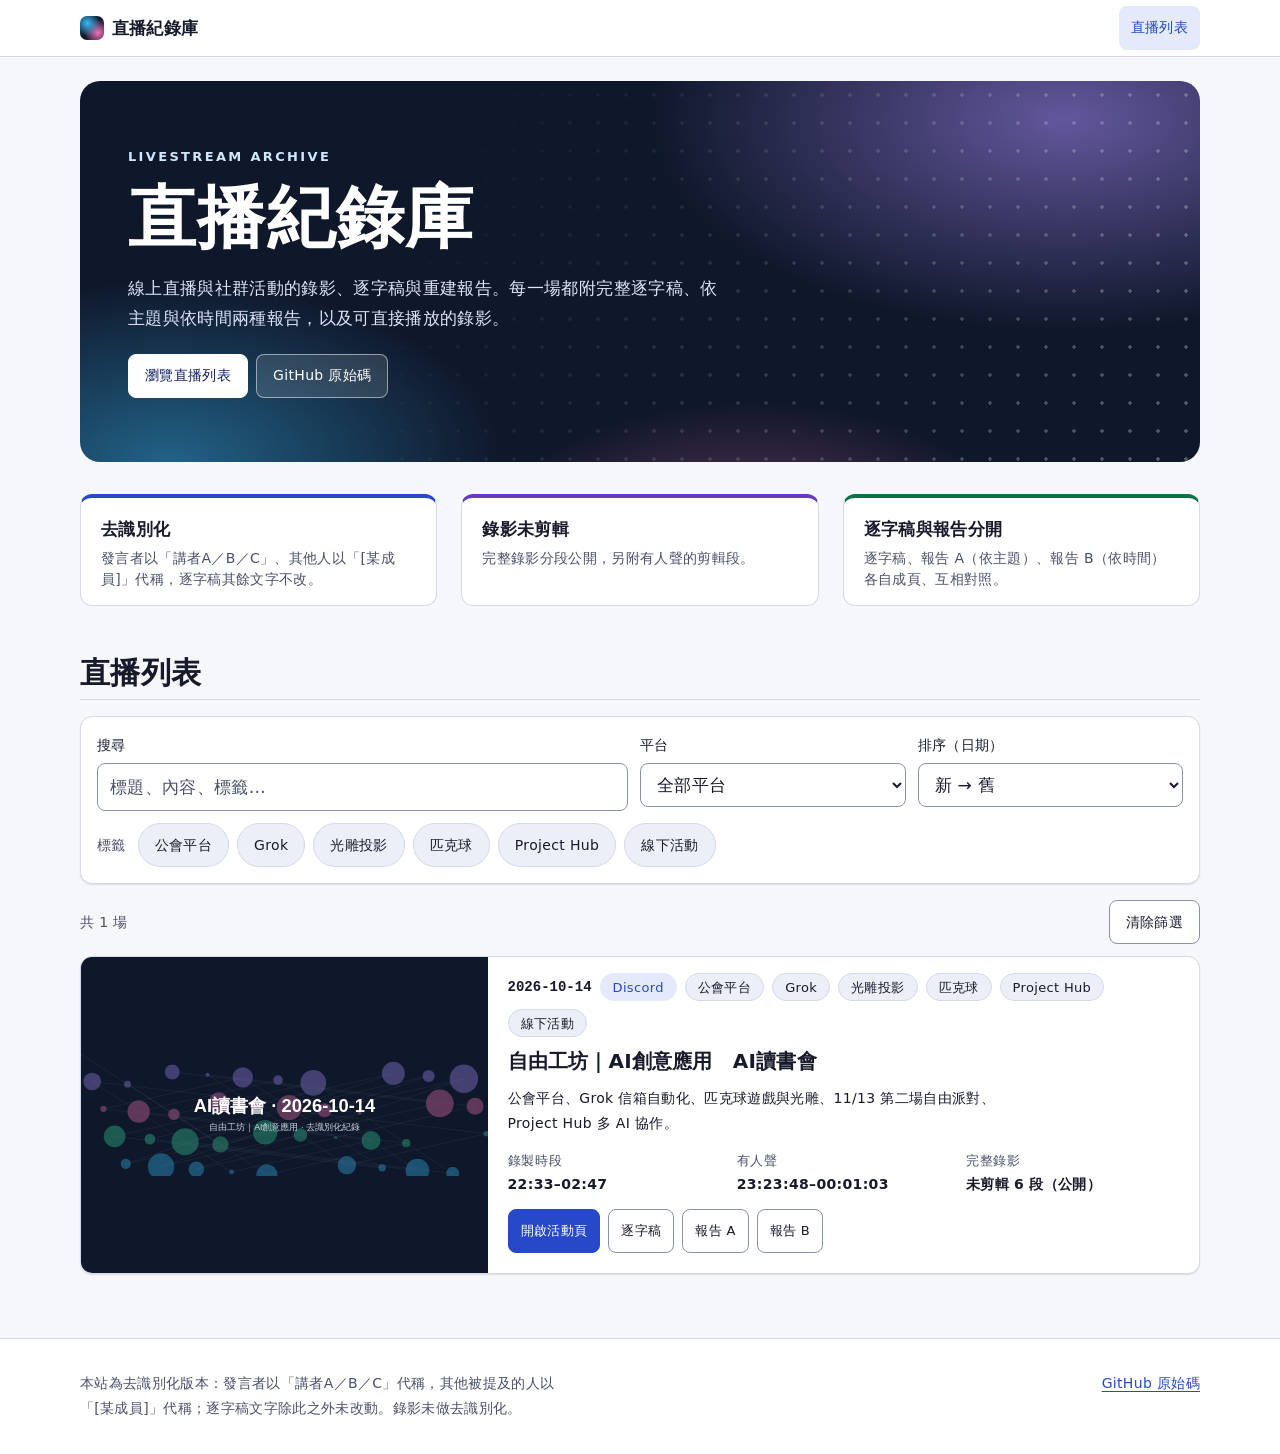
<file: docs/index.html>
<!doctype html>
<html lang="zh-Hant" class="no-js"><head><meta charset="utf-8"><meta name="viewport" content="width=device-width,initial-scale=1"><title>直播紀錄庫</title><meta name="description" content="線上直播與社群活動的錄影、逐字稿與重建報告（去識別化）"><meta name="color-scheme" content="light dark"><meta name="theme-color" content="#f6f7fb" media="(prefers-color-scheme: light)"><meta name="theme-color" content="#0c0f1d" media="(prefers-color-scheme: dark)"><link rel="icon" href="data:image/svg+xml,%3Csvg xmlns='http://www.w3.org/2000/svg' viewBox='0 0 32 32'%3E%3Crect width='32' height='32' rx='8' fill='%230f172a'/%3E%3Ccircle cx='11' cy='11' r='5' fill='%2338bdf8'/%3E%3Ccircle cx='22' cy='21' r='6' fill='%23f472b6'/%3E%3C/svg%3E"><script>document.documentElement.className="js"</script><link rel="stylesheet" href="style.css"></head><body><a class="skip" href="#main">跳到主要內容</a><header class="site-header"><div class="container"><a class="brand" href="index.html"><span class="brand-mark" aria-hidden="true"></span>直播紀錄庫</a><button type="button" class="btn btn-sm nav-toggle" aria-expanded="false" aria-controls="site-nav" hidden>選單</button><nav class="site-nav" id="site-nav" aria-label="主要導覽"><ul><li><a href="index.html#archive" aria-current="page">直播列表</a></li></ul></nav></div></header><main id="main" class="page"><div class="container">
<section class="hero" aria-labelledby="hero-title"><p class="eyebrow">Livestream Archive</p><h1 id="hero-title">直播紀錄庫</h1>
<p>線上直播與社群活動的錄影、逐字稿與重建報告。每一場都附完整逐字稿、依主題與依時間兩種報告，以及可直接播放的錄影。</p>
<div class="btn-row"><a class="btn btn-primary" href="#archive">瀏覽直播列表</a><a class="btn" href="https://github.com/yung13yubabie/livestream-archive">GitHub 原始碼</a></div></section>
<ul class="pillars" aria-label="收錄原則"><li><strong>去識別化</strong><span>發言者以「講者A／B／C」、其他人以「[某成員]」代稱，逐字稿其餘文字不改。</span></li><li><strong>錄影未剪輯</strong><span>完整錄影分段公開，另附有人聲的剪輯段。</span></li><li><strong>逐字稿與報告分開</strong><span>逐字稿、報告 A（依主題）、報告 B（依時間）各自成頁、互相對照。</span></li></ul>
<section class="section" id="archive" aria-labelledby="archive-title" aria-busy="true"><h2 id="archive-title">直播列表</h2>
<div class="toolbar" id="toolbar" role="search" hidden>
<div><label for="q">搜尋</label><input id="q" type="search" placeholder="標題、內容、標籤…" autocomplete="off"></div>
<div><label for="platform">平台</label><select id="platform"><option value="">全部平台</option></select></div>
<div><label for="sort">排序（日期）</label><select id="sort"><option value="desc">新 → 舊</option><option value="asc">舊 → 新</option></select></div>
<div class="tags" id="tags" role="group" aria-label="標籤篩選"><span>標籤</span></div></div>
<div class="result-bar"><span id="count" role="status" aria-live="polite"></span><button type="button" class="btn btn-sm" id="clear">清除篩選</button></div>
<div id="skeleton" class="js-only" role="status" aria-label="載入中"><div class="sk-card"><div class="skeleton thumb"></div><div class="skeleton sk-line w-60"></div><div class="skeleton sk-line w-90"></div><div class="skeleton sk-line w-80"></div></div></div>
<ul class="stream-list" id="stream-list"></ul>
<div class="state-box" id="empty" hidden><svg viewBox="0 0 24 24" fill="none" stroke="currentColor" stroke-width="1.6" stroke-linecap="round" aria-hidden="true"><circle cx="11" cy="11" r="7"/><path d="M20 20l-3.5-3.5M8.5 11h5"/></svg><h3>找不到符合的直播</h3><p>換個關鍵字，或清除篩選條件再試一次。</p></div>
<div class="state-box is-error" id="error" role="alert" hidden><svg viewBox="0 0 24 24" fill="none" stroke="currentColor" stroke-width="1.6" stroke-linecap="round" stroke-linejoin="round" aria-hidden="true"><path d="M12 3l10 18H2L12 3zM12 10v5M12 18h.01"/></svg><h3>無法載入直播列表</h3><p>檢查網路後重試，或直接開啟下方的活動頁。</p><div class="btn-row"><button type="button" class="btn btn-primary" id="retry">重試</button><a class="btn" href="streams/2026-10-14-ai-reading-club/">開啟 2026-10-14 活動頁</a></div></div>
<div class="no-js-only"><ul class="stream-list"><li class="card stream-card"><div class="body"><div class="meta-row"><span class="date">2026-10-14</span><span class="chip chip-primary">Discord</span></div><h3><a href="streams/2026-10-14-ai-reading-club/">自由工坊｜AI創意應用　AI讀書會</a></h3><p>公會平台、Grok 信箱自動化、匹克球遊戲與光雕、11/13 第二場自由派對、Project Hub 多 AI 協作。</p></div></li></ul></div>
</section></div></main><footer class="site-footer"><div class="container"><p>本站為去識別化版本：發言者以「講者A／B／C」代稱，其他被提及的人以「[某成員]」代稱；逐字稿文字除此之外未改動。錄影未做去識別化。</p><p><a href="https://github.com/yung13yubabie/livestream-archive">GitHub 原始碼</a></p></div></footer><script src="one-video.js"></script><script src="site.js"></script></body></html>
</file>
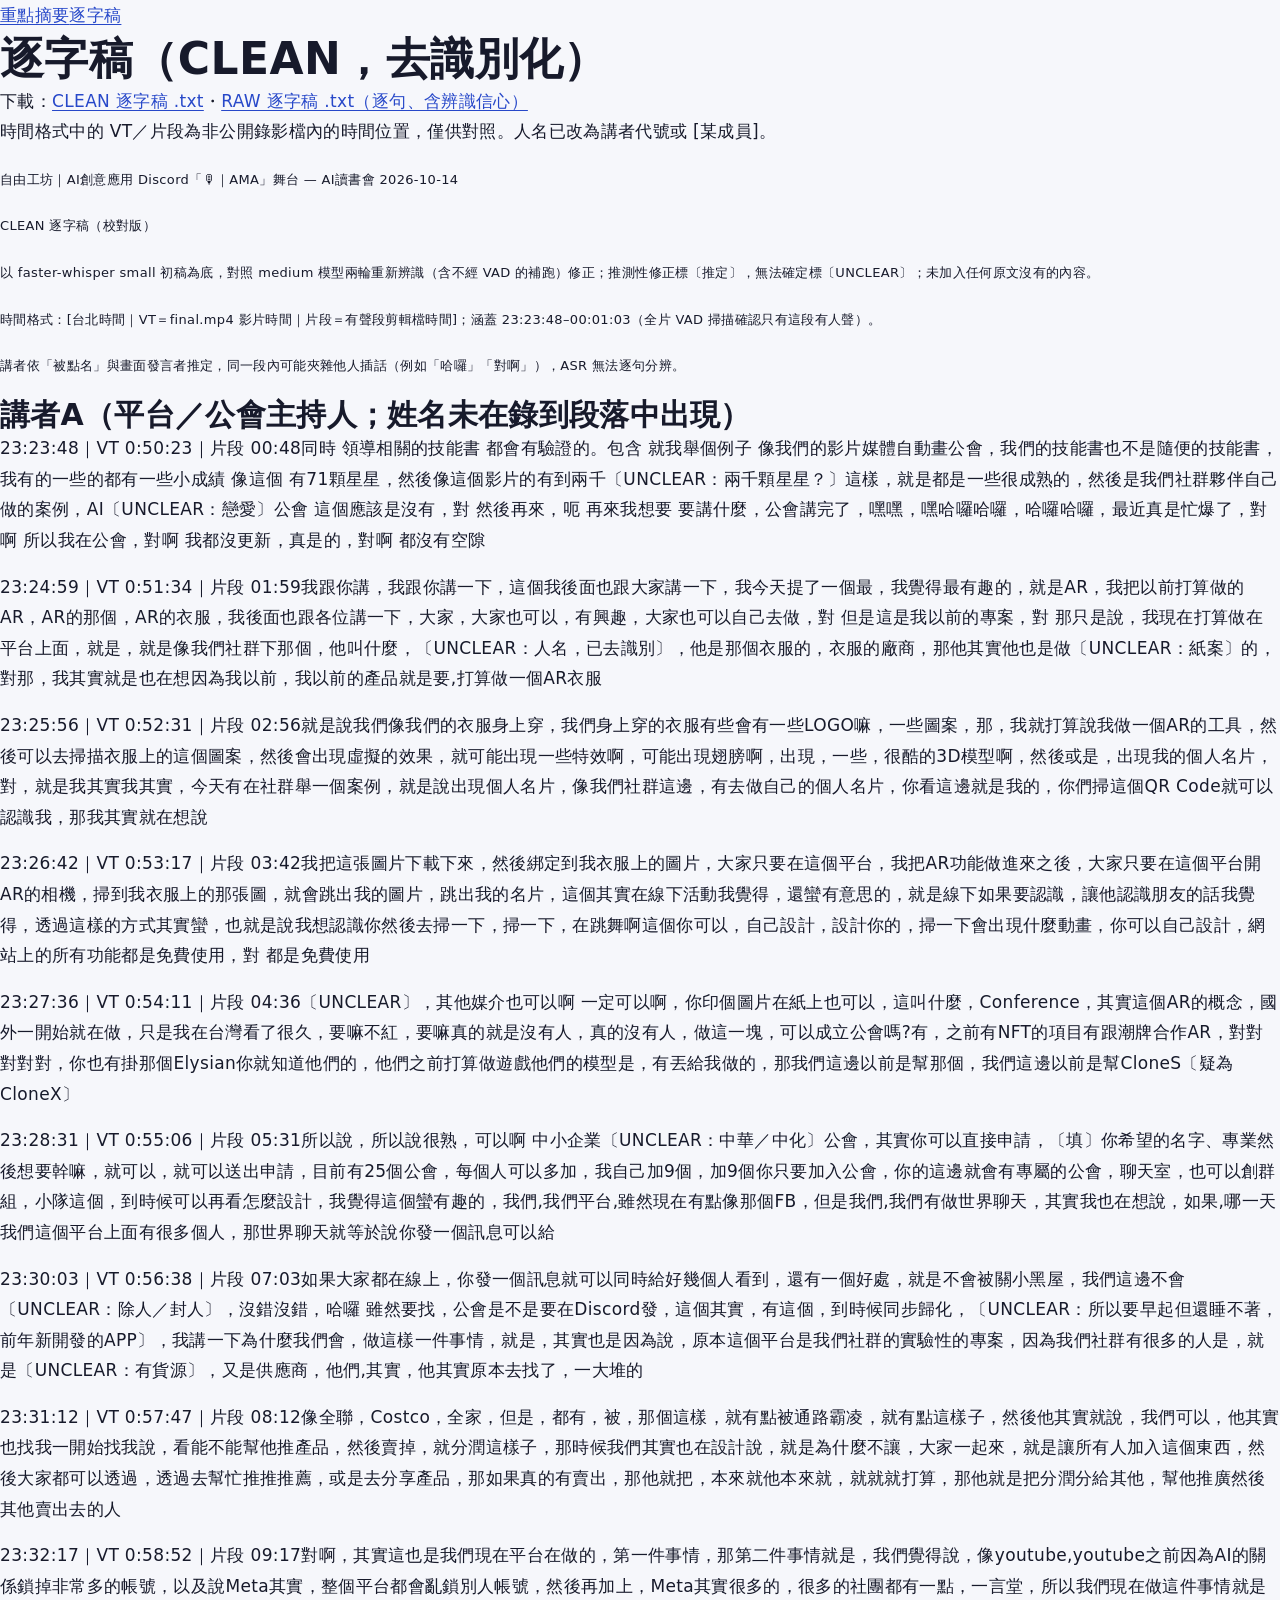
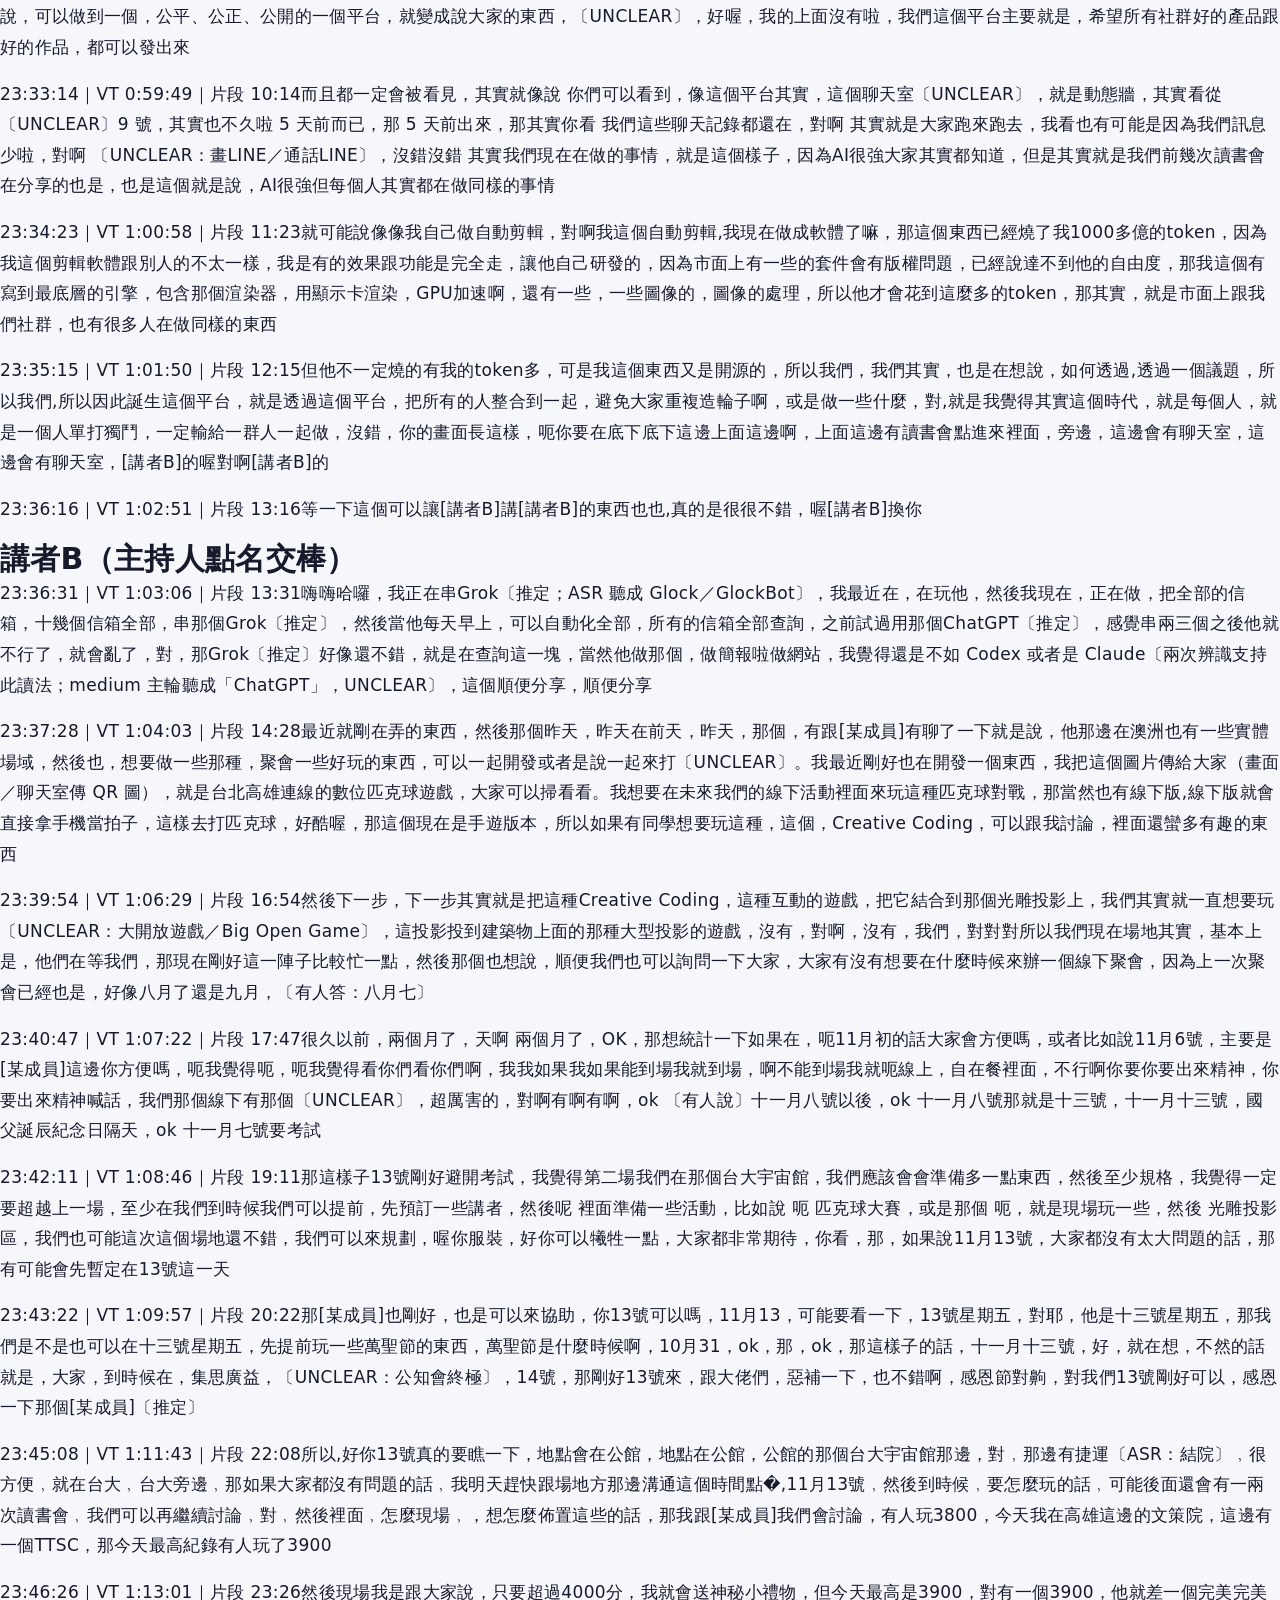
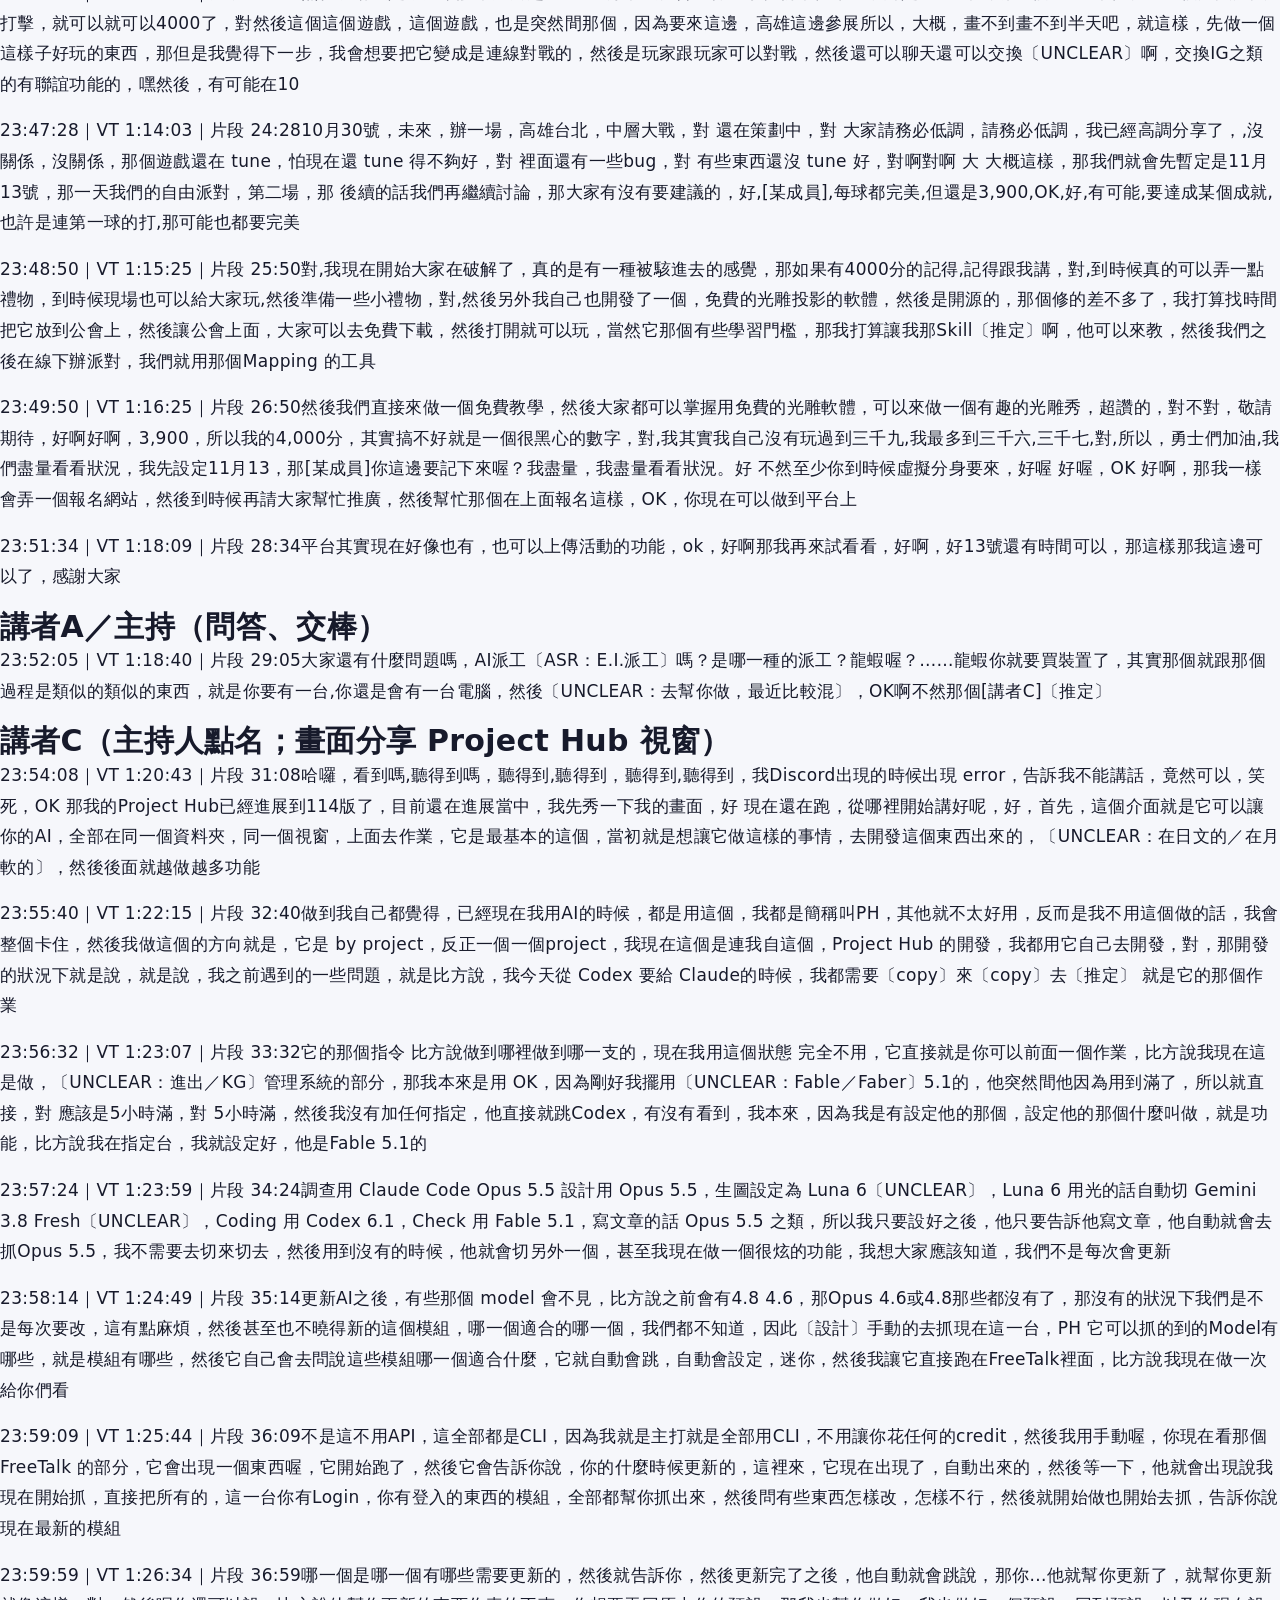
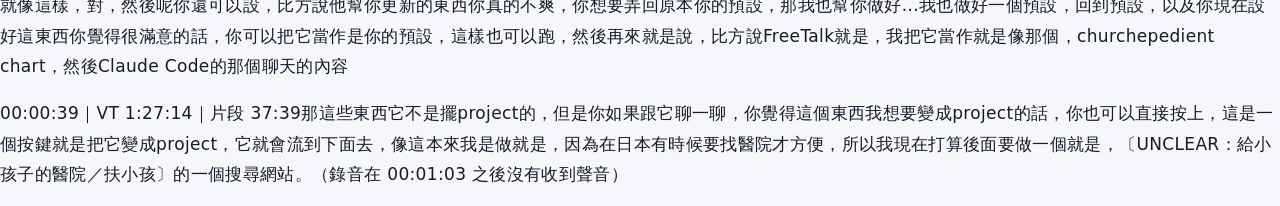
<file: docs/transcript.html>
<!doctype html><html lang="zh-Hant"><head><meta charset="utf-8"><meta name="viewport" content="width=device-width,initial-scale=1"><title>AI讀書會 2026-10-14｜去識別化逐字稿</title><link rel="stylesheet" href="style.css"></head><body><nav><a href="index.html">重點摘要</a><a href="transcript.html">逐字稿</a></nav><main><h1>逐字稿（CLEAN，去識別化）</h1><p class="note">下載：<a href="files/CLEAN-transcript-deid.txt" download>CLEAN 逐字稿 .txt</a>・<a href="files/RAW-transcript-deid.txt" download>RAW 逐字稿 .txt（逐句、含辨識信心）</a><br>時間格式中的 VT／片段為非公開錄影檔內的時間位置，僅供對照。人名已改為講者代號或 [某成員]。</p><div class="t"><p><small>自由工坊｜AI創意應用 Discord「🎙｜AMA」舞台 — AI讀書會 2026-10-14</small></p>
<p><small>CLEAN 逐字稿（校對版）</small></p>
<p><small>以 faster-whisper small 初稿為底，對照 medium 模型兩輪重新辨識（含不經 VAD 的補跑）修正；推測性修正標〔推定〕，無法確定標〔UNCLEAR〕；未加入任何原文沒有的內容。</small></p>
<p><small>時間格式：[台北時間｜VT＝final.mp4 影片時間｜片段＝有聲段剪輯檔時間]；涵蓋 23:23:48–00:01:03（全片 VAD 掃描確認只有這段有人聲）。</small></p>
<p><small>講者依「被點名」與畫面發言者推定，同一段內可能夾雜他人插話（例如「哈囉」「對啊」），ASR 無法逐句分辨。</small></p>
<h2>講者A（平台／公會主持人；姓名未在錄到段落中出現）</h2>
<p><time>23:23:48｜VT 0:50:23｜片段 00:48</time>同時 領導相關的技能書 都會有驗證的。包含 就我舉個例子 像我們的影片媒體自動畫公會，我們的技能書也不是隨便的技能書，我有的一些的都有一些小成績 像這個 有71顆星星，然後像這個影片的有到兩千〔UNCLEAR：兩千顆星星？〕這樣，就是都是一些很成熟的，然後是我們社群夥伴自己做的案例，AI〔UNCLEAR：戀愛〕公會 這個應該是沒有，對 然後再來，呃 再來我想要 要講什麼，公會講完了，嘿嘿，嘿哈囉哈囉，哈囉哈囉，最近真是忙爆了，對啊 所以我在公會，對啊 我都沒更新，真是的，對啊 都沒有空隙</p>
<p><time>23:24:59｜VT 0:51:34｜片段 01:59</time>我跟你講，我跟你講一下，這個我後面也跟大家講一下，我今天提了一個最，我覺得最有趣的，就是AR，我把以前打算做的AR，AR的那個，AR的衣服，我後面也跟各位講一下，大家，大家也可以，有興趣，大家也可以自己去做，對 但是這是我以前的專案，對 那只是說，我現在打算做在平台上面，就是，就是像我們社群下那個，他叫什麼，〔UNCLEAR：人名，已去識別〕，他是那個衣服的，衣服的廠商，那他其實他也是做〔UNCLEAR：紙案〕的，對那，我其實就是也在想因為我以前，我以前的產品就是要,打算做一個AR衣服</p>
<p><time>23:25:56｜VT 0:52:31｜片段 02:56</time>就是說我們像我們的衣服身上穿，我們身上穿的衣服有些會有一些LOGO嘛，一些圖案，那，我就打算說我做一個AR的工具，然後可以去掃描衣服上的這個圖案，然後會出現虛擬的效果，就可能出現一些特效啊，可能出現翅膀啊，出現，一些，很酷的3D模型啊，然後或是，出現我的個人名片，對，就是我其實我其實，今天有在社群舉一個案例，就是說出現個人名片，像我們社群這邊，有去做自己的個人名片，你看這邊就是我的，你們掃這個QR Code就可以認識我，那我其實就在想說</p>
<p><time>23:26:42｜VT 0:53:17｜片段 03:42</time>我把這張圖片下載下來，然後綁定到我衣服上的圖片，大家只要在這個平台，我把AR功能做進來之後，大家只要在這個平台開AR的相機，掃到我衣服上的那張圖，就會跳出我的圖片，跳出我的名片，這個其實在線下活動我覺得，還蠻有意思的，就是線下如果要認識，讓他認識朋友的話我覺得，透過這樣的方式其實蠻，也就是說我想認識你然後去掃一下，掃一下，在跳舞啊這個你可以，自己設計，設計你的，掃一下會出現什麼動畫，你可以自己設計，網站上的所有功能都是免費使用，對 都是免費使用</p>
<p><time>23:27:36｜VT 0:54:11｜片段 04:36</time>〔UNCLEAR〕，其他媒介也可以啊 一定可以啊，你印個圖片在紙上也可以，這叫什麼，Conference，其實這個AR的概念，國外一開始就在做，只是我在台灣看了很久，要嘛不紅，要嘛真的就是沒有人，真的沒有人，做這一塊，可以成立公會嗎?有，之前有NFT的項目有跟潮牌合作AR，對對對對對，你也有掛那個Elysian你就知道他們的，他們之前打算做遊戲他們的模型是，有丟給我做的，那我們這邊以前是幫那個，我們這邊以前是幫CloneS〔疑為 CloneX〕</p>
<p><time>23:28:31｜VT 0:55:06｜片段 05:31</time>所以說，所以說很熟，可以啊 中小企業〔UNCLEAR：中華／中化〕公會，其實你可以直接申請，〔填〕你希望的名字、專業然後想要幹嘛，就可以，就可以送出申請，目前有25個公會，每個人可以多加，我自己加9個，加9個你只要加入公會，你的這邊就會有專屬的公會，聊天室，也可以創群組，小隊這個，到時候可以再看怎麼設計，我覺得這個蠻有趣的，我們,我們平台,雖然現在有點像那個FB，但是我們,我們有做世界聊天，其實我也在想說，如果,哪一天我們這個平台上面有很多個人，那世界聊天就等於說你發一個訊息可以給</p>
<p><time>23:30:03｜VT 0:56:38｜片段 07:03</time>如果大家都在線上，你發一個訊息就可以同時給好幾個人看到，還有一個好處，就是不會被關小黑屋，我們這邊不會〔UNCLEAR：除人／封人〕，沒錯沒錯，哈囉 雖然要找，公會是不是要在Discord發，這個其實，有這個，到時候同步歸化，〔UNCLEAR：所以要早起但還睡不著，前年新開發的APP〕，我講一下為什麼我們會，做這樣一件事情，就是，其實也是因為說，原本這個平台是我們社群的實驗性的專案，因為我們社群有很多的人是，就是〔UNCLEAR：有貨源〕，又是供應商，他們,其實，他其實原本去找了，一大堆的</p>
<p><time>23:31:12｜VT 0:57:47｜片段 08:12</time>像全聯，Costco，全家，但是，都有，被，那個這樣，就有點被通路霸凌，就有點這樣子，然後他其實就說，我們可以，他其實也找我一開始找我說，看能不能幫他推產品，然後賣掉，就分潤這樣子，那時候我們其實也在設計說，就是為什麼不讓，大家一起來，就是讓所有人加入這個東西，然後大家都可以透過，透過去幫忙推推推薦，或是去分享產品，那如果真的有賣出，那他就把，本來就他本來就，就就就打算，那他就是把分潤分給其他，幫他推廣然後其他賣出去的人</p>
<p><time>23:32:17｜VT 0:58:52｜片段 09:17</time>對啊，其實這也是我們現在平台在做的，第一件事情，那第二件事情就是，我們覺得說，像youtube,youtube之前因為AI的關係鎖掉非常多的帳號，以及說Meta其實，整個平台都會亂鎖別人帳號，然後再加上，Meta其實很多的，很多的社團都有一點，一言堂，所以我們現在做這件事情就是說，可以做到一個，公平、公正、公開的一個平台，就變成說大家的東西，〔UNCLEAR〕，好喔，我的上面沒有啦，我們這個平台主要就是，希望所有社群好的產品跟好的作品，都可以發出來</p>
<p><time>23:33:14｜VT 0:59:49｜片段 10:14</time>而且都一定會被看見，其實就像說 你們可以看到，像這個平台其實，這個聊天室〔UNCLEAR〕，就是動態牆，其實看從〔UNCLEAR〕9 號，其實也不久啦 5 天前而已，那 5 天前出來，那其實你看 我們這些聊天記錄都還在，對啊 其實就是大家跑來跑去，我看也有可能是因為我們訊息少啦，對啊 〔UNCLEAR：畫LINE／通話LINE〕，沒錯沒錯 其實我們現在在做的事情，就是這個樣子，因為AI很強大家其實都知道，但是其實就是我們前幾次讀書會在分享的也是，也是這個就是說，AI很強但每個人其實都在做同樣的事情</p>
<p><time>23:34:23｜VT 1:00:58｜片段 11:23</time>就可能說像像我自己做自動剪輯，對啊我這個自動剪輯,我現在做成軟體了嘛，那這個東西已經燒了我1000多億的token，因為我這個剪輯軟體跟別人的不太一樣，我是有的效果跟功能是完全走，讓他自己研發的，因為市面上有一些的套件會有版權問題，已經說達不到他的自由度，那我這個有寫到最底層的引擎，包含那個渲染器，用顯示卡渲染，GPU加速啊，還有一些，一些圖像的，圖像的處理，所以他才會花到這麼多的token，那其實，就是市面上跟我們社群，也有很多人在做同樣的東西</p>
<p><time>23:35:15｜VT 1:01:50｜片段 12:15</time>但他不一定燒的有我的token多，可是我這個東西又是開源的，所以我們，我們其實，也是在想說，如何透過,透過一個議題，所以我們,所以因此誕生這個平台，就是透過這個平台，把所有的人整合到一起，避免大家重複造輪子啊，或是做一些什麼，對,就是我覺得其實這個時代，就是每個人，就是一個人單打獨鬥，一定輸給一群人一起做，沒錯，你的畫面長這樣，呃你要在底下底下這邊上面這邊啊，上面這邊有讀書會點進來裡面，旁邊，這邊會有聊天室，這邊會有聊天室，[講者B]的喔對啊[講者B]的</p>
<p><time>23:36:16｜VT 1:02:51｜片段 13:16</time>等一下這個可以讓[講者B]講[講者B]的東西也也,真的是很很不錯，喔[講者B]換你</p>
<h2>講者B（主持人點名交棒）</h2>
<p><time>23:36:31｜VT 1:03:06｜片段 13:31</time>嗨嗨哈囉，我正在串Grok〔推定；ASR 聽成 Glock／GlockBot〕，我最近在，在玩他，然後我現在，正在做，把全部的信箱，十幾個信箱全部，串那個Grok〔推定〕，然後當他每天早上，可以自動化全部，所有的信箱全部查詢，之前試過用那個ChatGPT〔推定〕，感覺串兩三個之後他就不行了，就會亂了，對，那Grok〔推定〕好像還不錯，就是在查詢這一塊，當然他做那個，做簡報啦做網站，我覺得還是不如 Codex 或者是 Claude〔兩次辨識支持此讀法；medium 主輪聽成「ChatGPT」，UNCLEAR〕，這個順便分享，順便分享</p>
<p><time>23:37:28｜VT 1:04:03｜片段 14:28</time>最近就剛在弄的東西，然後那個昨天，昨天在前天，昨天，那個，有跟[某成員]有聊了一下就是說，他那邊在澳洲也有一些實體場域，然後也，想要做一些那種，聚會一些好玩的東西，可以一起開發或者是說一起來打〔UNCLEAR〕。我最近剛好也在開發一個東西，我把這個圖片傳給大家（畫面／聊天室傳 QR 圖），就是台北高雄連線的數位匹克球遊戲，大家可以掃看看。我想要在未來我們的線下活動裡面來玩這種匹克球對戰，那當然也有線下版,線下版就會直接拿手機當拍子，這樣去打匹克球，好酷喔，那這個現在是手遊版本，所以如果有同學想要玩這種，這個，Creative Coding，可以跟我討論，裡面還蠻多有趣的東西</p>
<p><time>23:39:54｜VT 1:06:29｜片段 16:54</time>然後下一步，下一步其實就是把這種Creative Coding，這種互動的遊戲，把它結合到那個光雕投影上，我們其實就一直想要玩〔UNCLEAR：大開放遊戲／Big Open Game〕，這投影投到建築物上面的那種大型投影的遊戲，沒有，對啊，沒有，我們，對對對所以我們現在場地其實，基本上是，他們在等我們，那現在剛好這一陣子比較忙一點，然後那個也想說，順便我們也可以詢問一下大家，大家有沒有想要在什麼時候來辦一個線下聚會，因為上一次聚會已經也是，好像八月了還是九月，〔有人答：八月七〕</p>
<p><time>23:40:47｜VT 1:07:22｜片段 17:47</time>很久以前，兩個月了，天啊 兩個月了，OK，那想統計一下如果在，呃11月初的話大家會方便嗎，或者比如說11月6號，主要是[某成員]這邊你方便嗎，呃我覺得呃，呃我覺得看你們看你們啊，我我如果我如果能到場我就到場，啊不能到場我就呃線上，自在餐裡面，不行啊你要你要出來精神，你要出來精神喊話，我們那個線下有那個〔UNCLEAR〕，超厲害的，對啊有啊有啊，ok 〔有人說〕十一月八號以後，ok 十一月八號那就是十三號，十一月十三號，國父誕辰紀念日隔天，ok 十一月七號要考試</p>
<p><time>23:42:11｜VT 1:08:46｜片段 19:11</time>那這樣子13號剛好避開考試，我覺得第二場我們在那個台大宇宙館，我們應該會會準備多一點東西，然後至少規格，我覺得一定要超越上一場，至少在我們到時候我們可以提前，先預訂一些講者，然後呢 裡面準備一些活動，比如說 呃 匹克球大賽，或是那個 呃，就是現場玩一些，然後 光雕投影區，我們也可能這次這個場地還不錯，我們可以來規劃，喔你服裝，好你可以犧牲一點，大家都非常期待，你看，那，如果說11月13號，大家都沒有太大問題的話，那有可能會先暫定在13號這一天</p>
<p><time>23:43:22｜VT 1:09:57｜片段 20:22</time>那[某成員]也剛好，也是可以來協助，你13號可以嗎，11月13，可能要看一下，13號星期五，對耶，他是十三號星期五，那我們是不是也可以在十三號星期五，先提前玩一些萬聖節的東西，萬聖節是什麼時候啊，10月31，ok，那，ok，那這樣子的話，十一月十三號，好，就在想，不然的話就是，大家，到時候在，集思廣益，〔UNCLEAR：公知會終極〕，14號，那剛好13號來，跟大佬們，惡補一下，也不錯啊，感恩節對齁，對我們13號剛好可以，感恩一下那個[某成員]〔推定〕</p>
<p><time>23:45:08｜VT 1:11:43｜片段 22:08</time>所以,好你13號真的要瞧一下，地點會在公館，地點在公館，公館的那個台大宇宙館那邊，對﹐那邊有捷運〔ASR：結院〕﹐很方便﹐就在台大﹐台大旁邊﹐那如果大家都沒有問題的話﹐我明天趕快跟場地方那邊溝通這個時間點�,11月13號﹐然後到時候﹐要怎麼玩的話﹐可能後面還會有一兩次讀書會﹐我們可以再繼續討論﹐對﹐然後裡面﹐怎麼現場﹐，想怎麼佈置這些的話，那我跟[某成員]我們會討論，有人玩3800，今天我在高雄這邊的文策院，這邊有一個TTSC，那今天最高紀錄有人玩了3900</p>
<p><time>23:46:26｜VT 1:13:01｜片段 23:26</time>然後現場我是跟大家說，只要超過4000分，我就會送神秘小禮物，但今天最高是3900，對有一個3900，他就差一個完美完美打擊，就可以就可以4000了，對然後這個這個遊戲，這個遊戲，也是突然間那個，因為要來這邊，高雄這邊參展所以，大概，畫不到畫不到半天吧，就這樣，先做一個這樣子好玩的東西，那但是我覺得下一步，我會想要把它變成是連線對戰的，然後是玩家跟玩家可以對戰，然後還可以聊天還可以交換〔UNCLEAR〕啊，交換IG之類的有聯誼功能的，嘿然後，有可能在10</p>
<p><time>23:47:28｜VT 1:14:03｜片段 24:28</time>10月30號，未來，辦一場，高雄台北，中層大戰，對 還在策劃中，對 大家請務必低調，請務必低調，我已經高調分享了，,沒關係，沒關係，那個遊戲還在 tune，怕現在還 tune 得不夠好，對 裡面還有一些bug，對 有些東西還沒 tune 好，對啊對啊 大 大概這樣，那我們就會先暫定是11月13號，那一天我們的自由派對，第二場，那 後續的話我們再繼續討論，那大家有沒有要建議的，好,[某成員],每球都完美,但還是3,900,OK,好,有可能,要達成某個成就,也許是連第一球的打,那可能也都要完美</p>
<p><time>23:48:50｜VT 1:15:25｜片段 25:50</time>對,我現在開始大家在破解了，真的是有一種被駭進去的感覺，那如果有4000分的記得,記得跟我講，對,到時候真的可以弄一點禮物，到時候現場也可以給大家玩,然後準備一些小禮物，對,然後另外我自己也開發了一個，免費的光雕投影的軟體，然後是開源的，那個修的差不多了，我打算找時間把它放到公會上，然後讓公會上面，大家可以去免費下載，然後打開就可以玩，當然它那個有些學習門檻，那我打算讓我那Skill〔推定〕啊，他可以來教，然後我們之後在線下辦派對，我們就用那個Mapping 的工具</p>
<p><time>23:49:50｜VT 1:16:25｜片段 26:50</time>然後我們直接來做一個免費教學，然後大家都可以掌握用免費的光雕軟體，可以來做一個有趣的光雕秀，超讚的，對不對，敬請期待，好啊好啊，3,900，所以我的4,000分，其實搞不好就是一個很黑心的數字，對,我其實我自己沒有玩過到三千九,我最多到三千六,三千七,對,所以，勇士們加油,我們盡量看看狀況，我先設定11月13，那[某成員]你這邊要記下來喔？我盡量，我盡量看看狀況。好 不然至少你到時候虛擬分身要來，好喔 好喔，OK 好啊，那我一樣會弄一個報名網站，然後到時候再請大家幫忙推廣，然後幫忙那個在上面報名這樣，OK，你現在可以做到平台上</p>
<p><time>23:51:34｜VT 1:18:09｜片段 28:34</time>平台其實現在好像也有，也可以上傳活動的功能，ok，好啊那我再來試看看，好啊，好13號還有時間可以，那這樣那我這邊可以了，感謝大家</p>
<h2>講者A／主持（問答、交棒）</h2>
<p><time>23:52:05｜VT 1:18:40｜片段 29:05</time>大家還有什麼問題嗎，AI派工〔ASR：E.I.派工〕嗎？是哪一種的派工？龍蝦喔？……龍蝦你就要買裝置了，其實那個就跟那個過程是類似的類似的東西，就是你要有一台,你還是會有一台電腦，然後〔UNCLEAR：去幫你做，最近比較混〕，OK啊不然那個[講者C]〔推定〕</p>
<h2>講者C（主持人點名；畫面分享 Project Hub 視窗）</h2>
<p><time>23:54:08｜VT 1:20:43｜片段 31:08</time>哈囉，看到嗎,聽得到嗎，聽得到,聽得到，聽得到,聽得到，我Discord出現的時候出現 error，告訴我不能講話，竟然可以，笑死，OK 那我的Project Hub已經進展到114版了，目前還在進展當中，我先秀一下我的畫面，好 現在還在跑，從哪裡開始講好呢，好，首先，這個介面就是它可以讓你的AI，全部在同一個資料夾，同一個視窗，上面去作業，它是最基本的這個，當初就是想讓它做這樣的事情，去開發這個東西出來的，〔UNCLEAR：在日文的／在月軟的〕，然後後面就越做越多功能</p>
<p><time>23:55:40｜VT 1:22:15｜片段 32:40</time>做到我自己都覺得，已經現在我用AI的時候，都是用這個，我都是簡稱叫PH，其他就不太好用，反而是我不用這個做的話，我會整個卡住，然後我做這個的方向就是，它是 by project，反正一個一個project，我現在這個是連我自這個，Project Hub 的開發，我都用它自己去開發，對，那開發的狀況下就是說，就是說，我之前遇到的一些問題，就是比方說，我今天從 Codex 要給 Claude的時候，我都需要〔copy〕來〔copy〕去〔推定〕 就是它的那個作業</p>
<p><time>23:56:32｜VT 1:23:07｜片段 33:32</time>它的那個指令 比方說做到哪裡做到哪一支的，現在我用這個狀態 完全不用，它直接就是你可以前面一個作業，比方說我現在這是做，〔UNCLEAR：進出／KG〕管理系統的部分，那我本來是用 OK，因為剛好我擺用〔UNCLEAR：Fable／Faber〕5.1的，他突然間他因為用到滿了，所以就直接，對 應該是5小時滿，對 5小時滿，然後我沒有加任何指定，他直接就跳Codex，有沒有看到，我本來，因為我是有設定他的那個，設定他的那個什麼叫做，就是功能，比方說我在指定台，我就設定好，他是Fable 5.1的</p>
<p><time>23:57:24｜VT 1:23:59｜片段 34:24</time>調查用 Claude Code Opus 5.5 設計用 Opus 5.5，生圖設定為 Luna 6〔UNCLEAR〕，Luna 6 用光的話自動切 Gemini 3.8 Fresh〔UNCLEAR〕，Coding 用 Codex 6.1，Check 用 Fable 5.1，寫文章的話 Opus 5.5 之類，所以我只要設好之後，他只要告訴他寫文章，他自動就會去抓Opus 5.5，我不需要去切來切去，然後用到沒有的時候，他就會切另外一個，甚至我現在做一個很炫的功能，我想大家應該知道，我們不是每次會更新</p>
<p><time>23:58:14｜VT 1:24:49｜片段 35:14</time>更新AI之後，有些那個 model 會不見，比方說之前會有4.8 4.6，那Opus 4.6或4.8那些都沒有了，那沒有的狀況下我們是不是每次要改，這有點麻煩，然後甚至也不曉得新的這個模組，哪一個適合的哪一個，我們都不知道，因此〔設計〕手動的去抓現在這一台，PH 它可以抓的到的Model有哪些，就是模組有哪些，然後它自己會去問說這些模組哪一個適合什麼，它就自動會跳，自動會設定，迷你，然後我讓它直接跑在FreeTalk裡面，比方說我現在做一次給你們看</p>
<p><time>23:59:09｜VT 1:25:44｜片段 36:09</time>不是這不用API，這全部都是CLI，因為我就是主打就是全部用CLI，不用讓你花任何的credit，然後我用手動喔，你現在看那個 FreeTalk 的部分，它會出現一個東西喔，它開始跑了，然後它會告訴你說，你的什麼時候更新的，這裡來，它現在出現了，自動出來的，然後等一下，他就會出現說我現在開始抓，直接把所有的，這一台你有Login，你有登入的東西的模組，全部都幫你抓出來，然後問有些東西怎樣改，怎樣不行，然後就開始做也開始去抓，告訴你說現在最新的模組</p>
<p><time>23:59:59｜VT 1:26:34｜片段 36:59</time>哪一個是哪一個有哪些需要更新的，然後就告訴你，然後更新完了之後，他自動就會跳說，那你...他就幫你更新了，就幫你更新就像這樣，對，然後呢你還可以設，比方說他幫你更新的東西你真的不爽，你想要弄回原本你的預設，那我也幫你做好...我也做好一個預設，回到預設，以及你現在設好這東西你覺得很滿意的話，你可以把它當作是你的預設，這樣也可以跑，然後再來就是說，比方說FreeTalk就是，我把它當作就是像那個，churchepedient chart，然後Claude Code的那個聊天的內容</p>
<p><time>00:00:39｜VT 1:27:14｜片段 37:39</time>那這些東西它不是擺project的，但是你如果跟它聊一聊，你覺得這個東西我想要變成project的話，你也可以直接按上，這是一個按鍵就是把它變成project，它就會流到下面去，像這本來我是做就是，因為在日本有時候要找醫院才方便，所以我現在打算後面要做一個就是，〔UNCLEAR：給小孩子的醫院／扶小孩〕的一個搜尋網站。（錄音在 00:01:03 之後沒有收到聲音）</p></div></main></body></html>
</file>
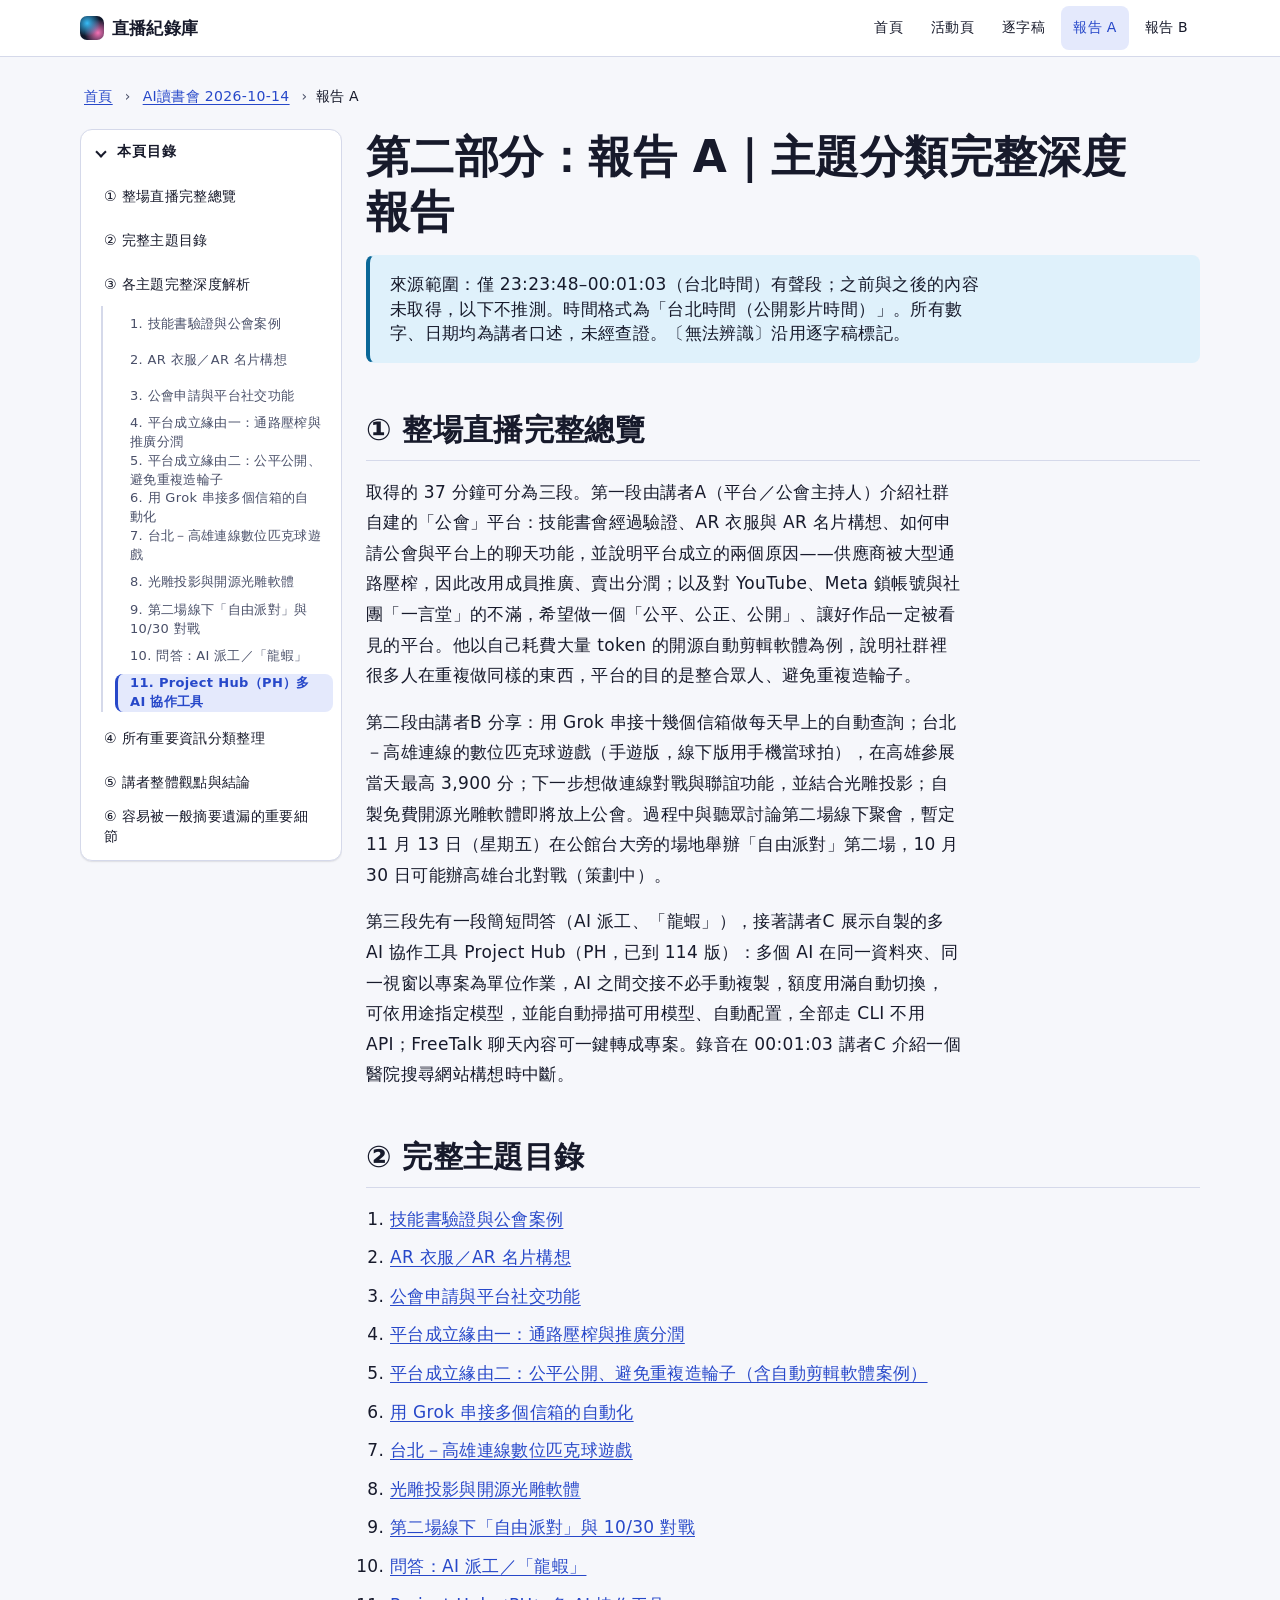
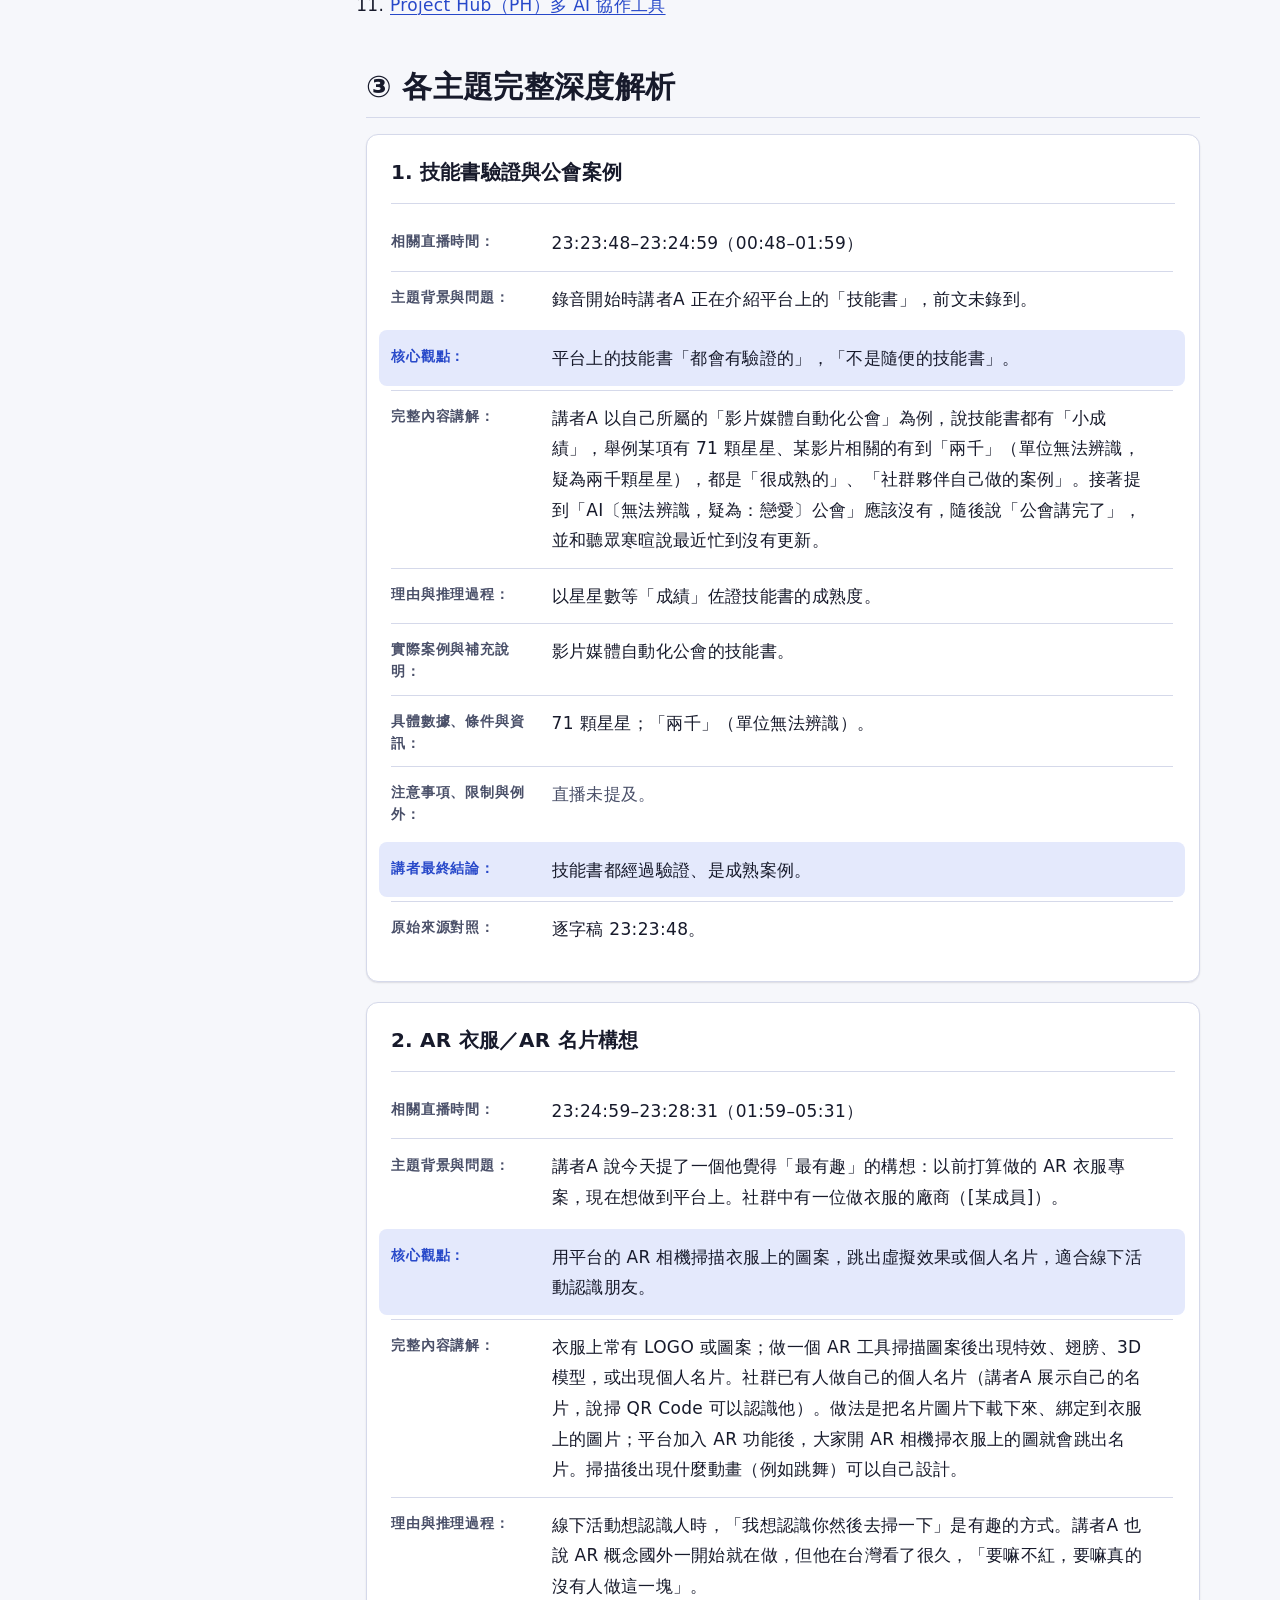
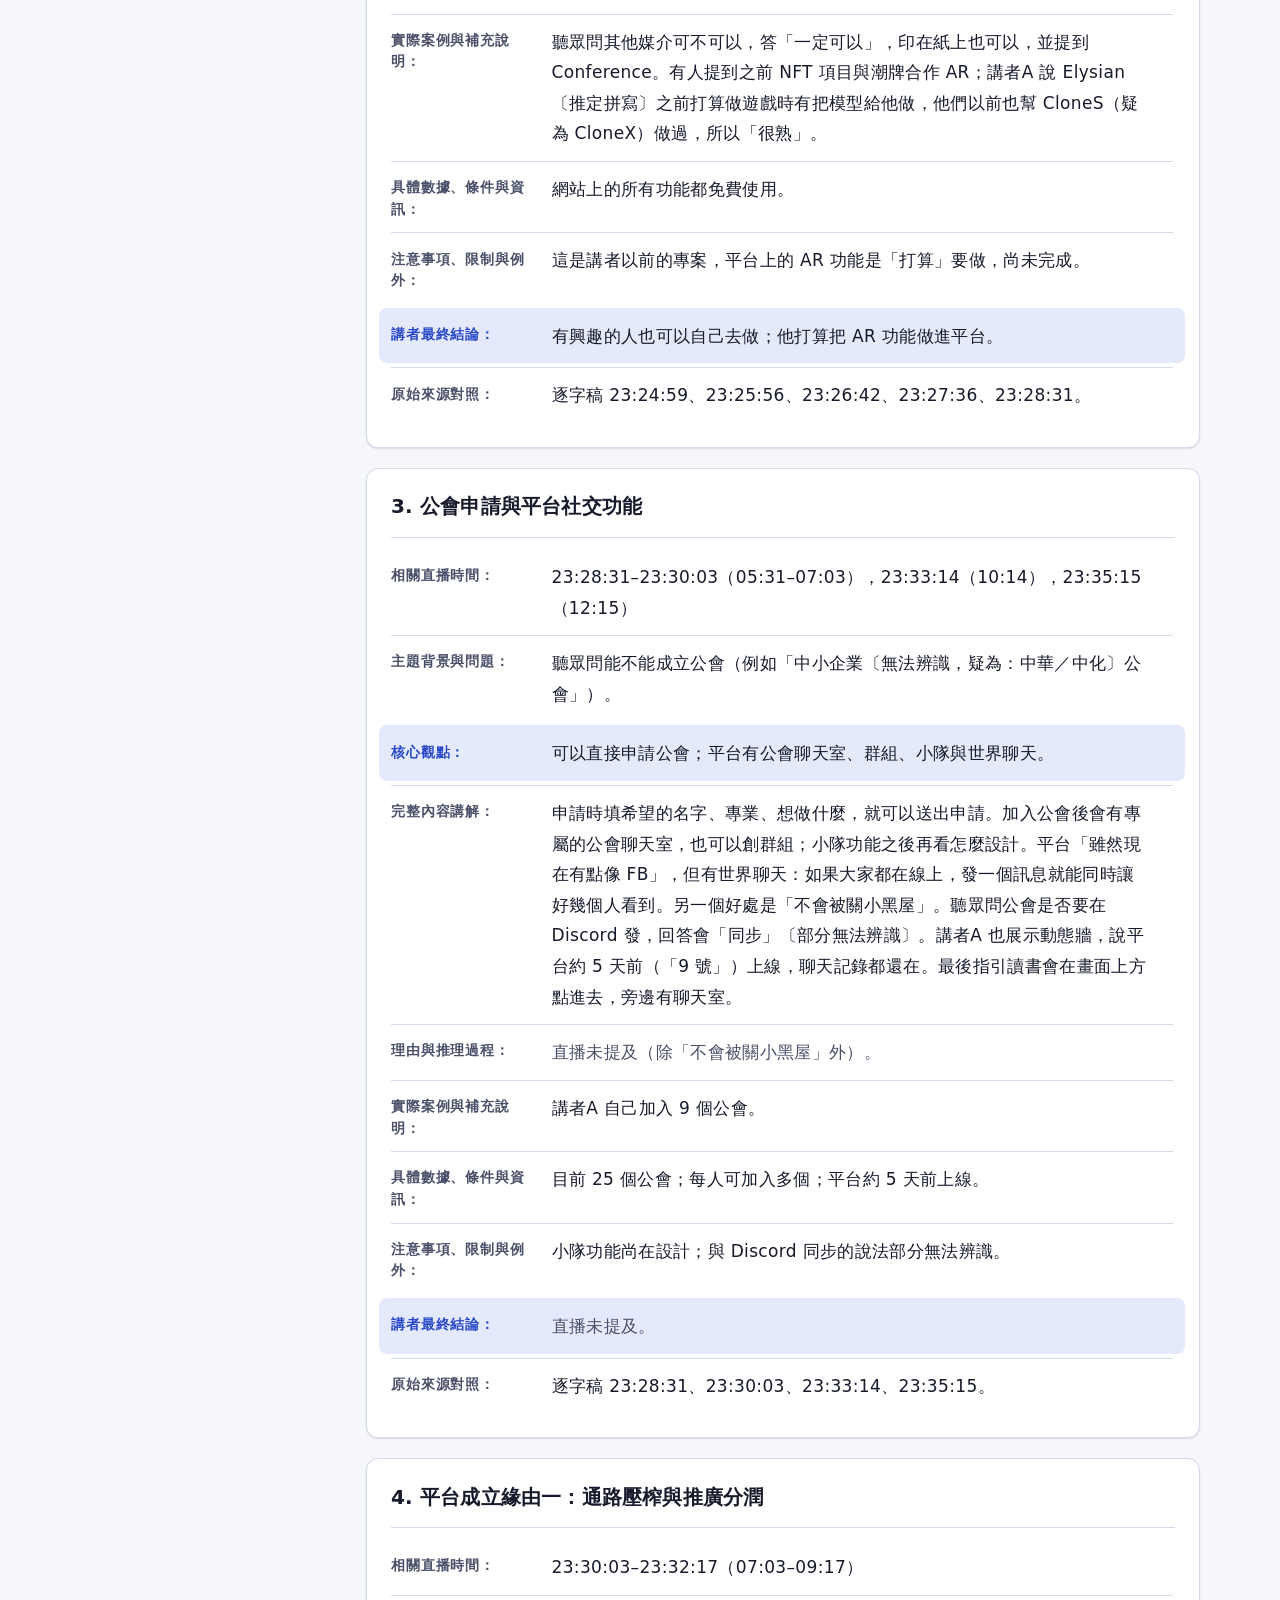
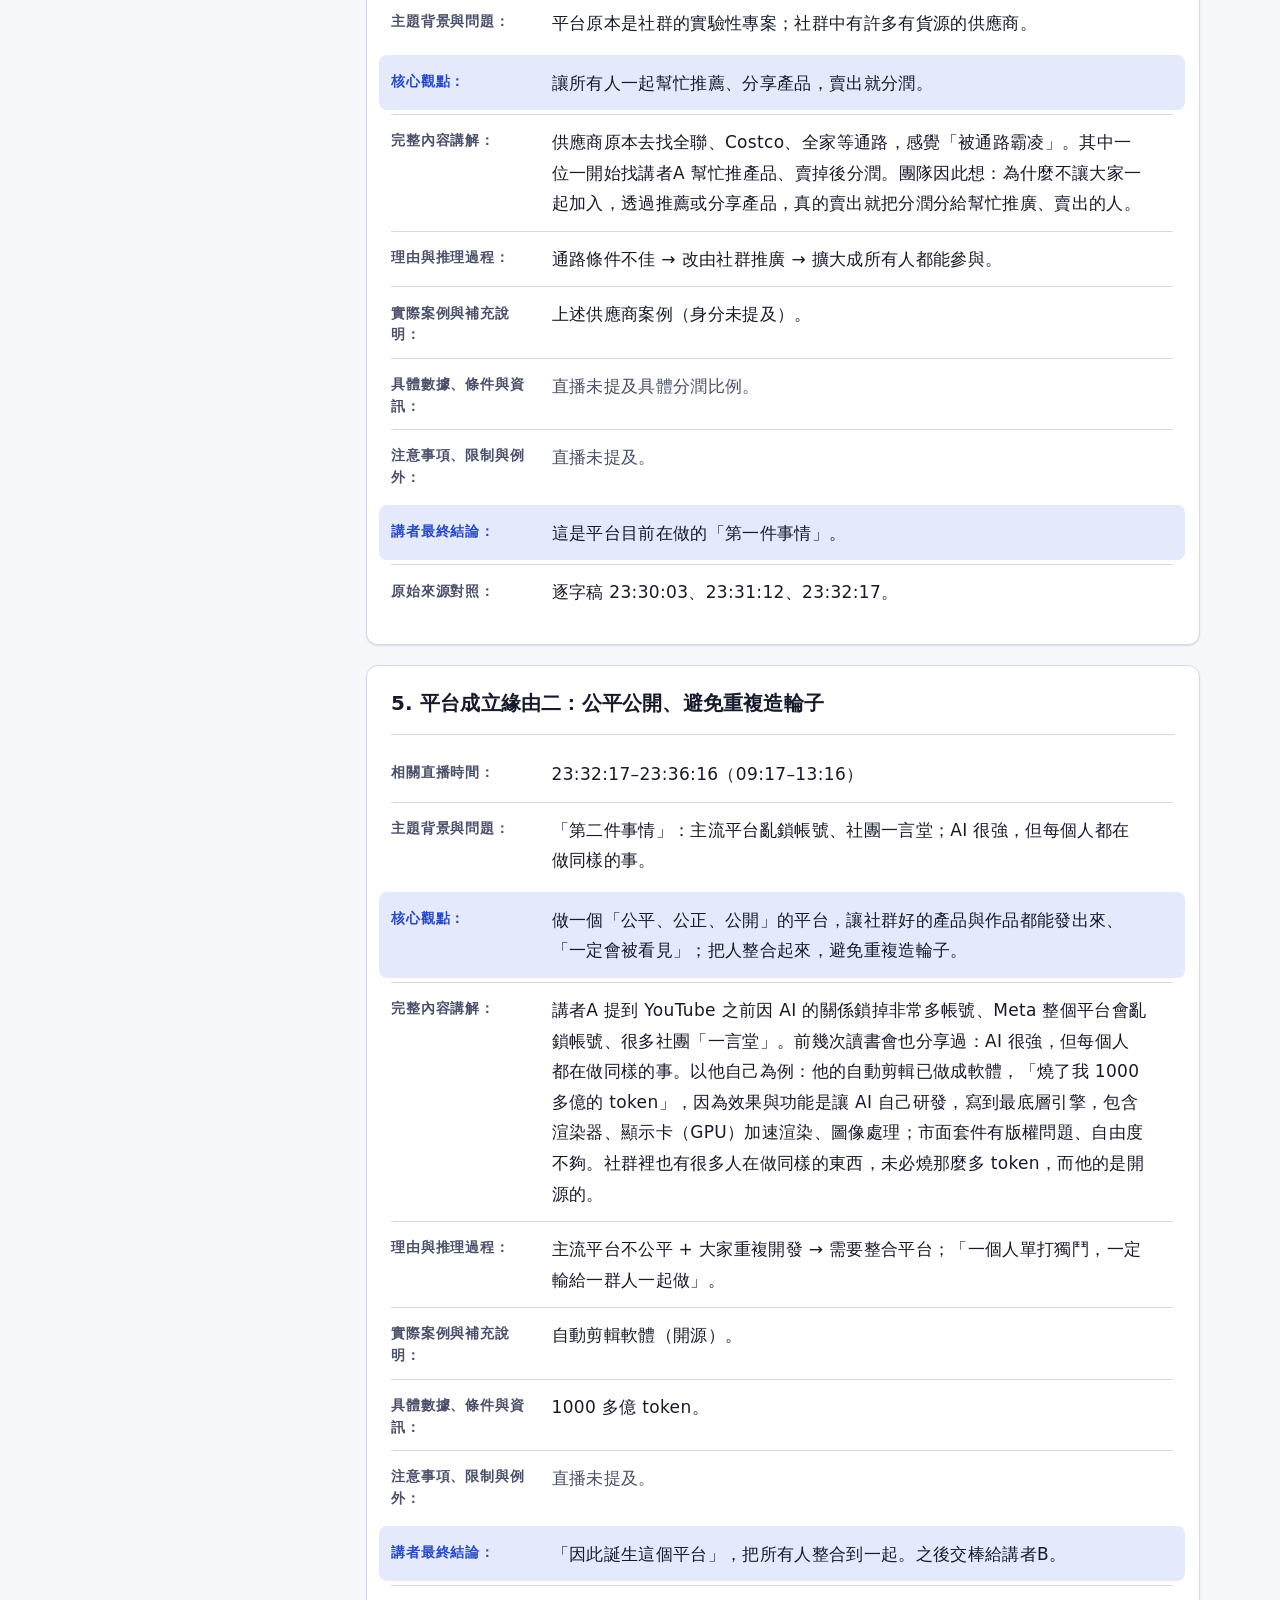
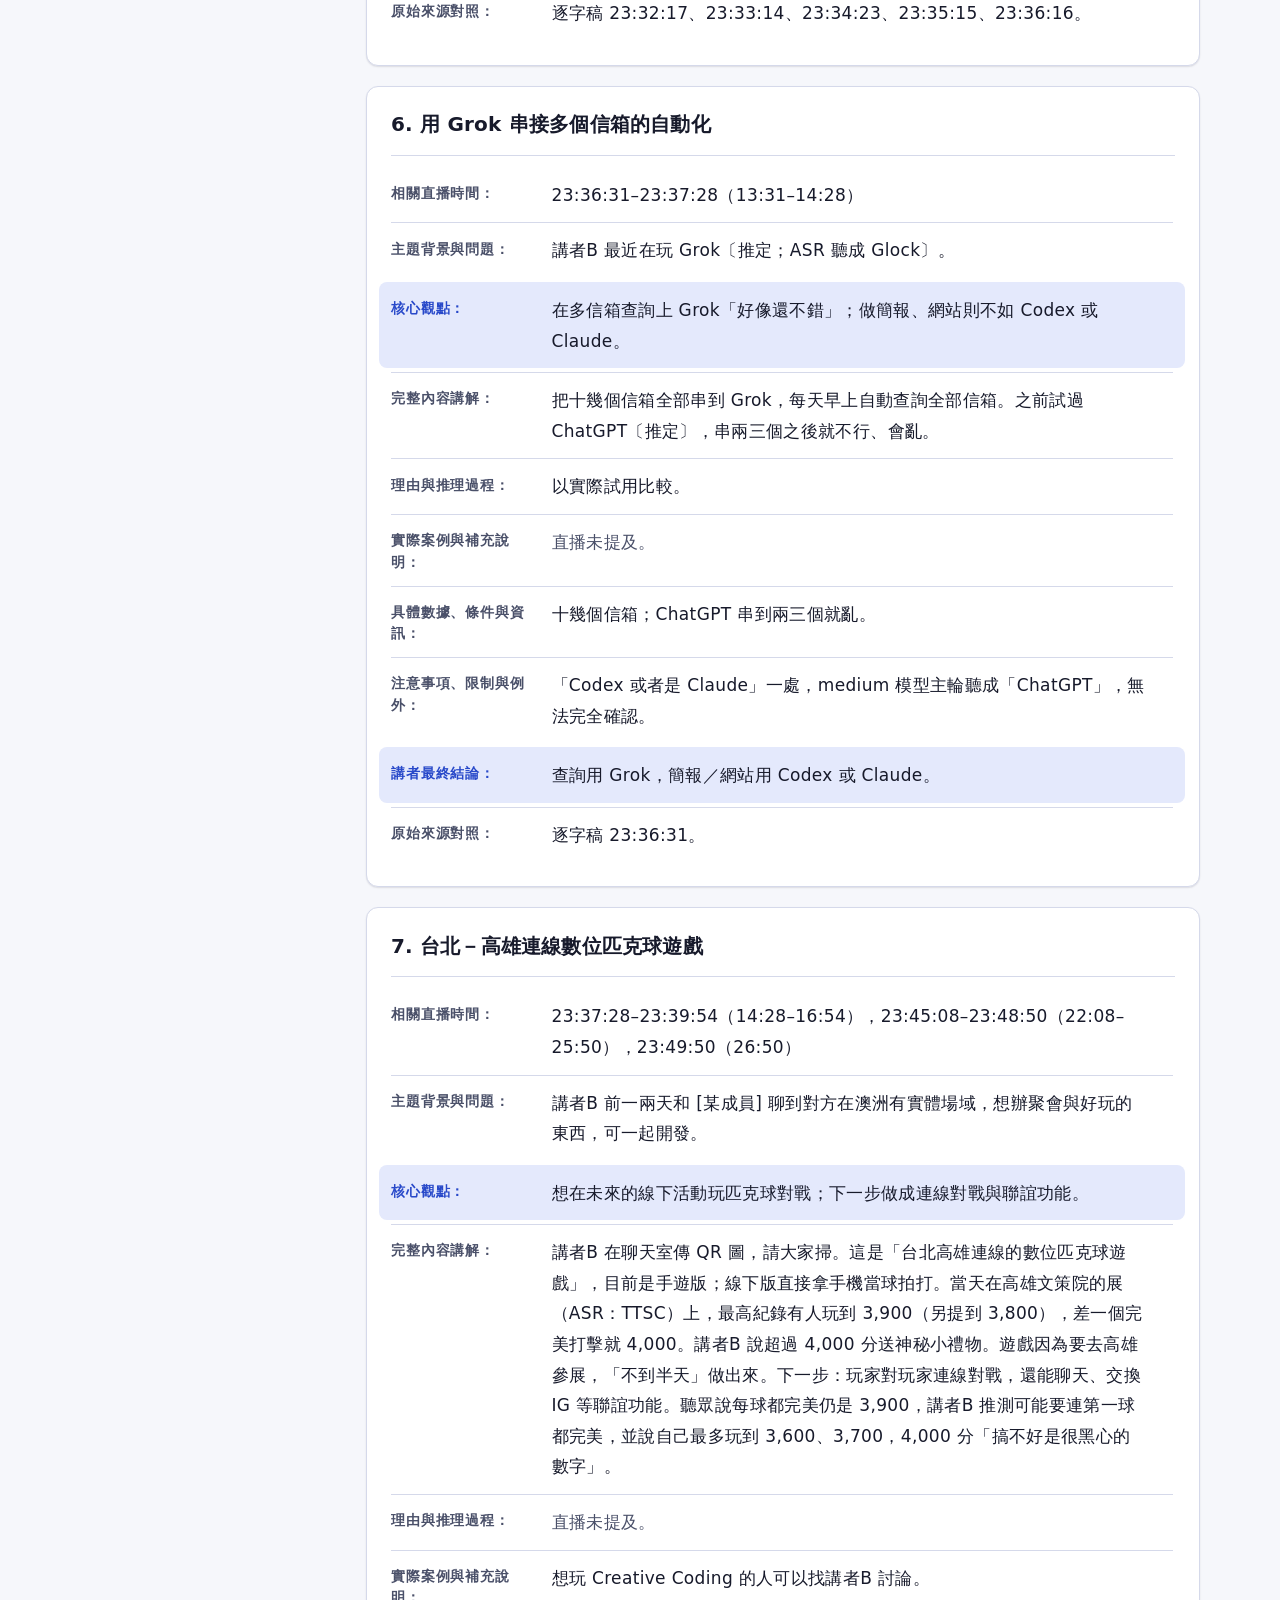
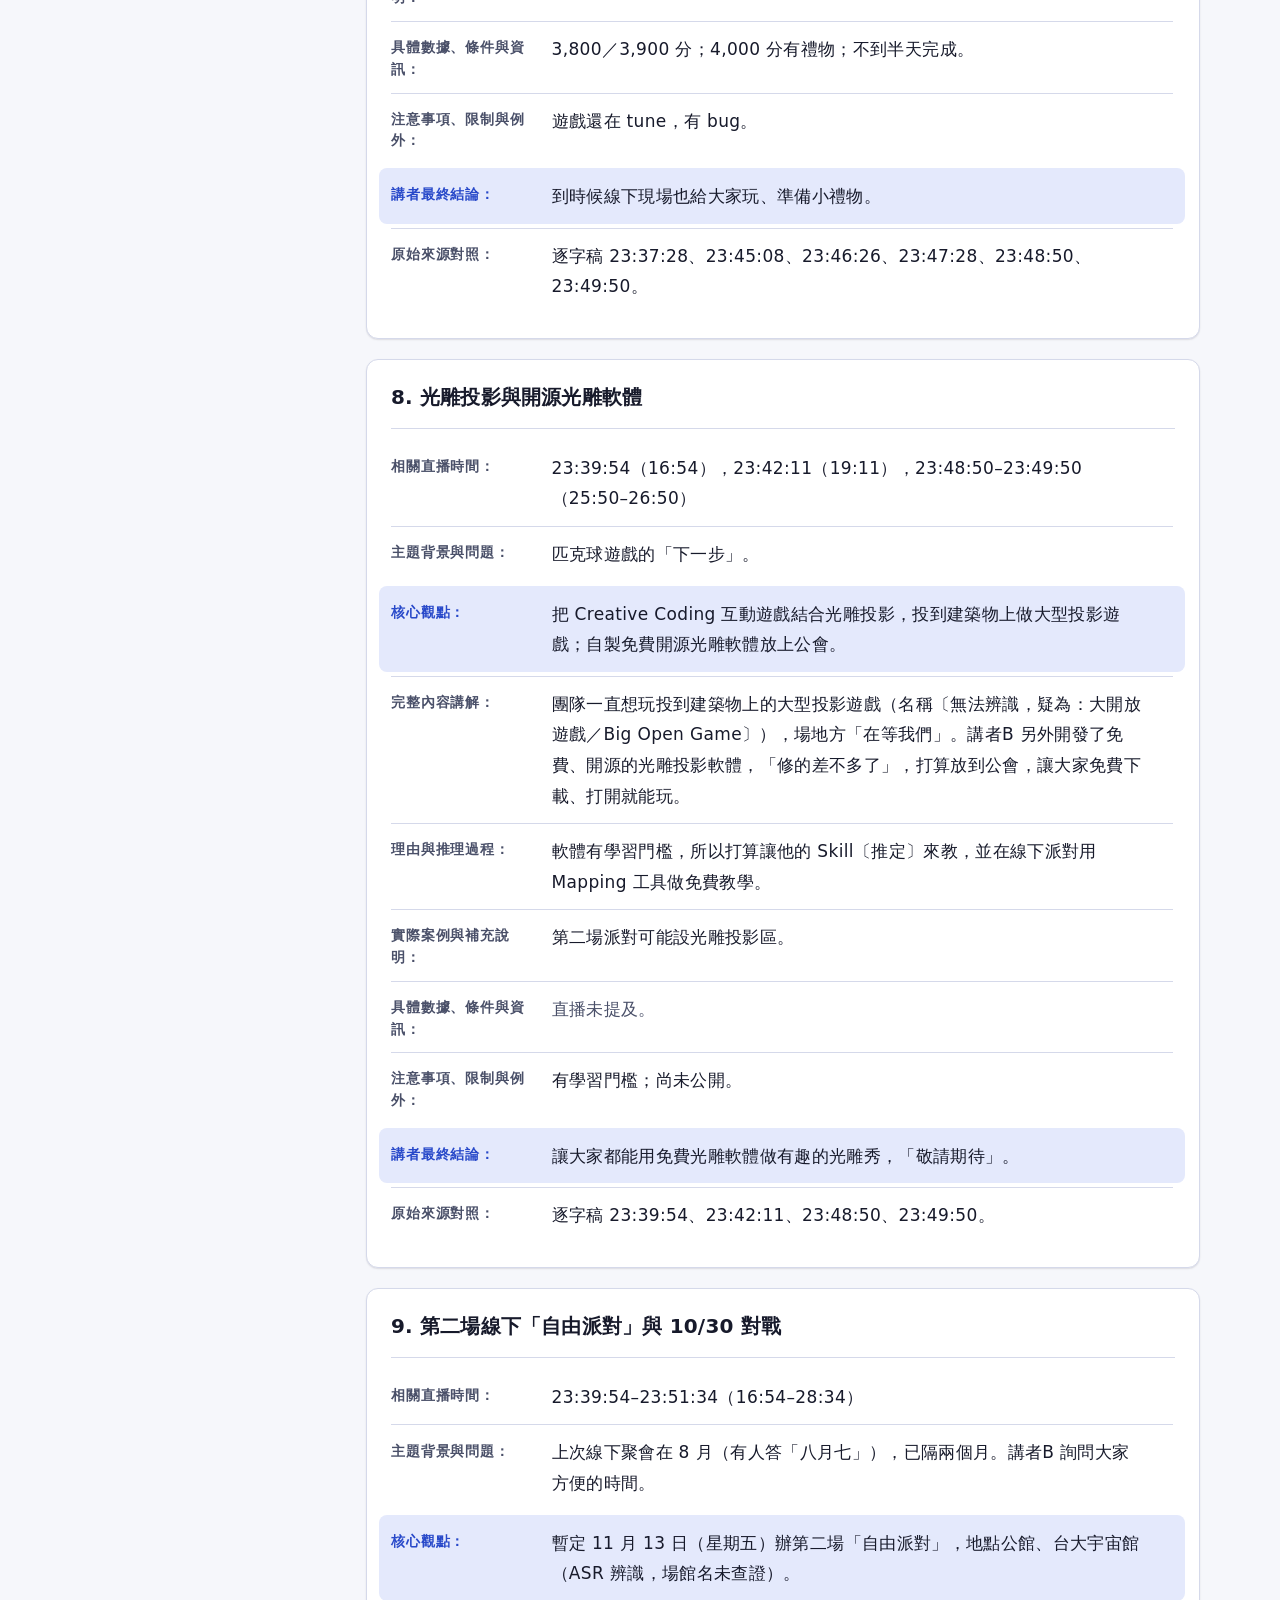
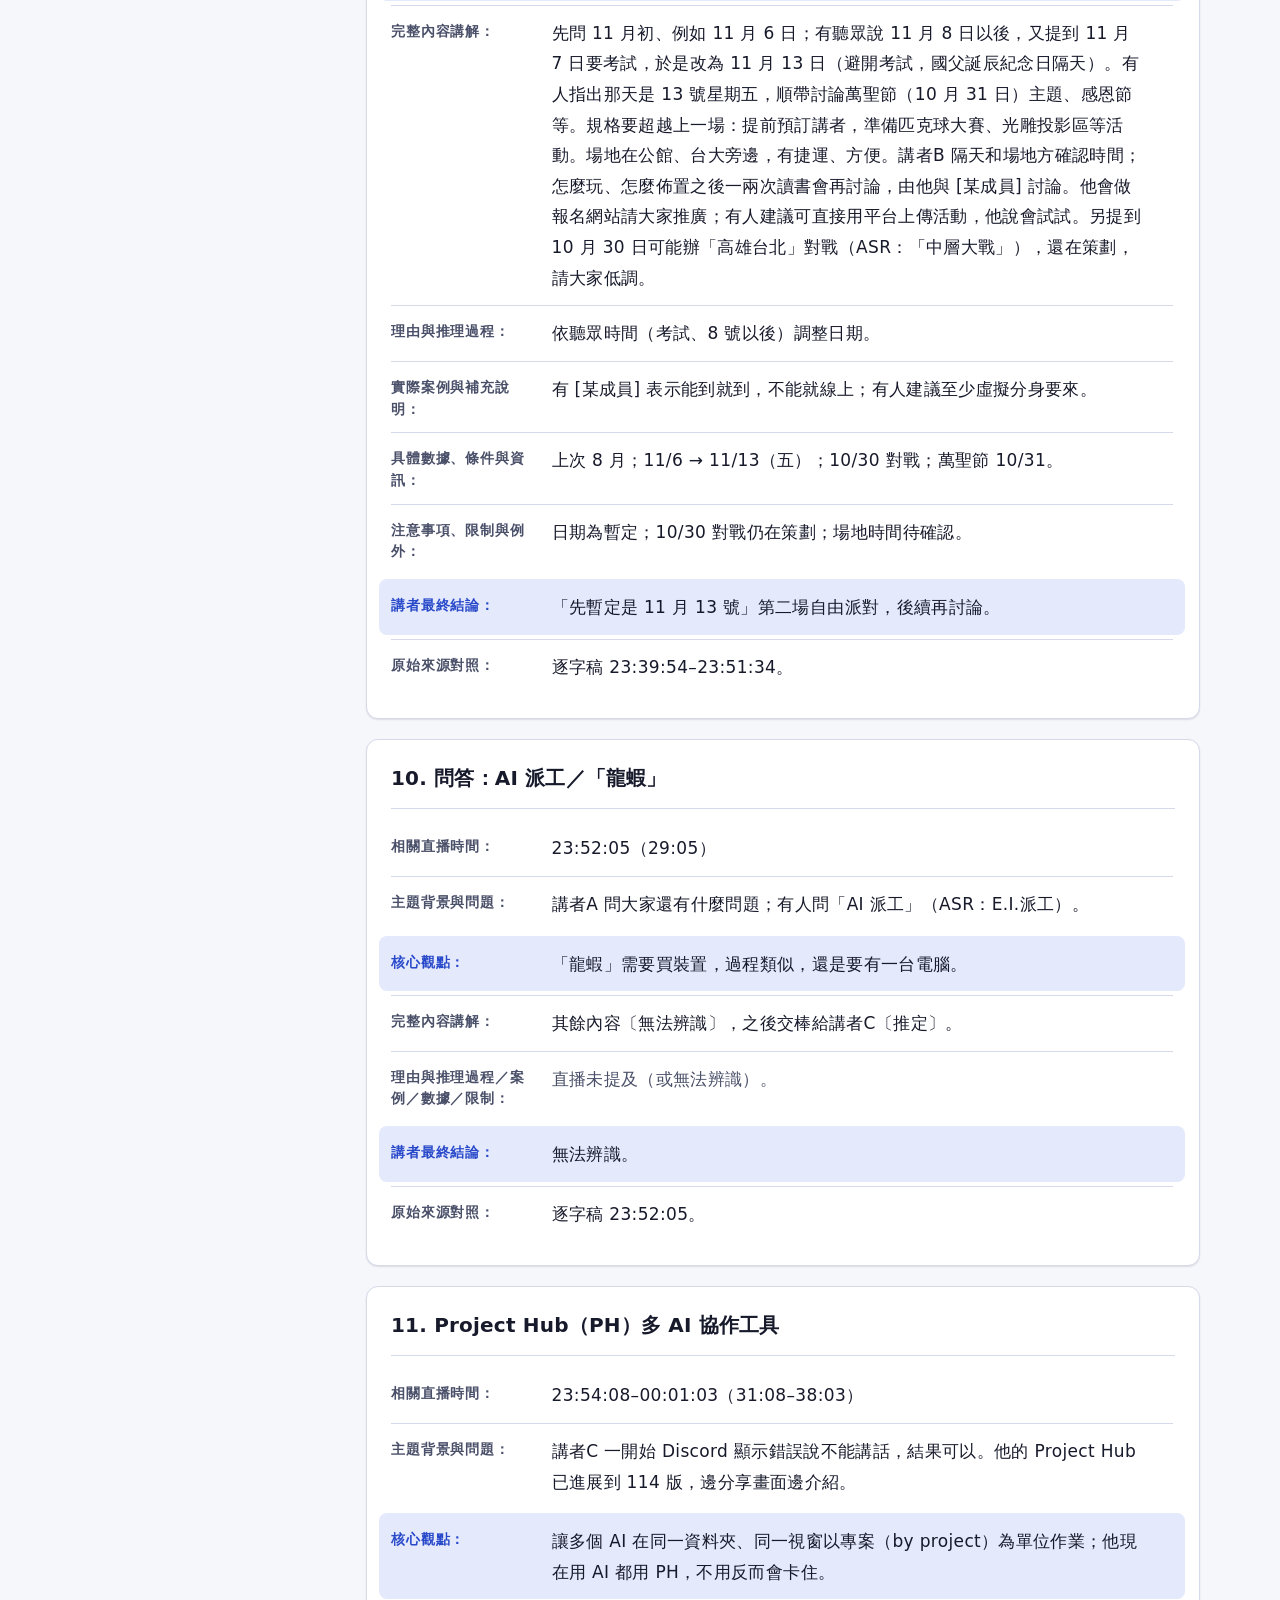
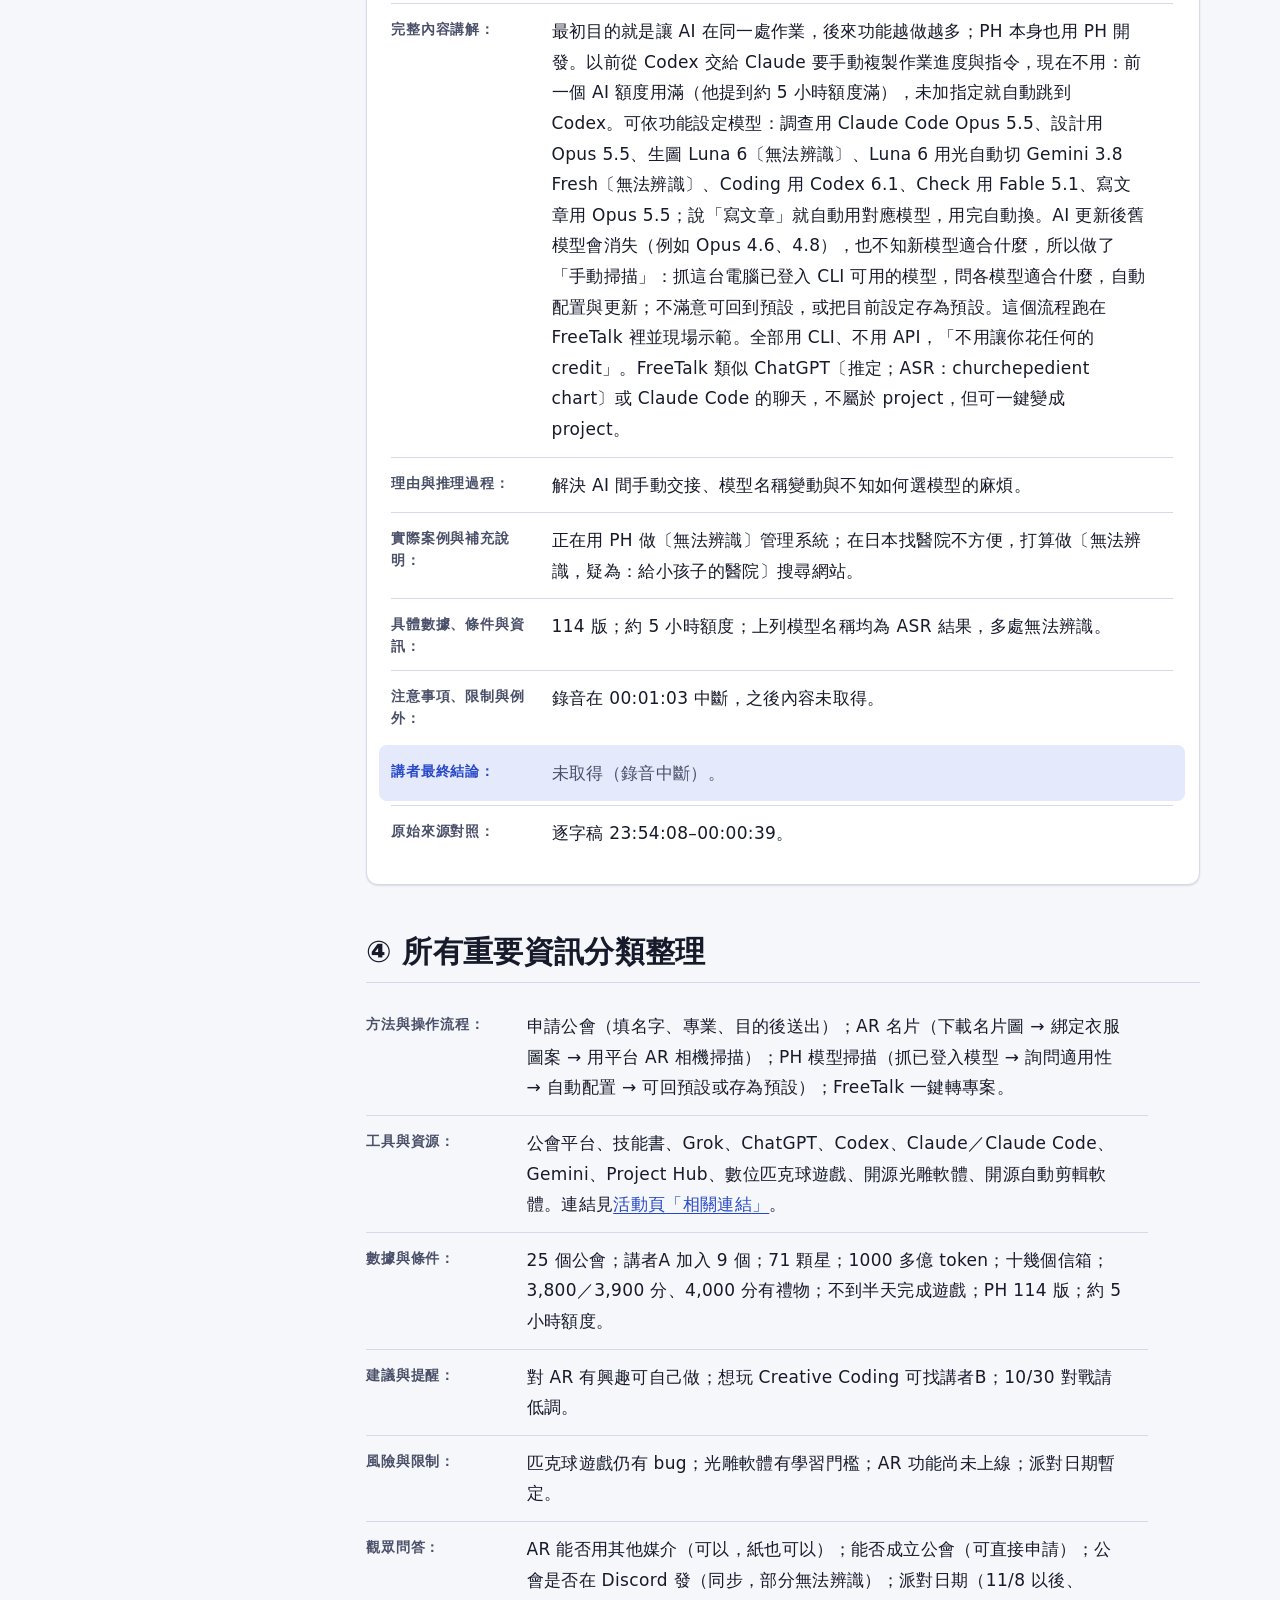
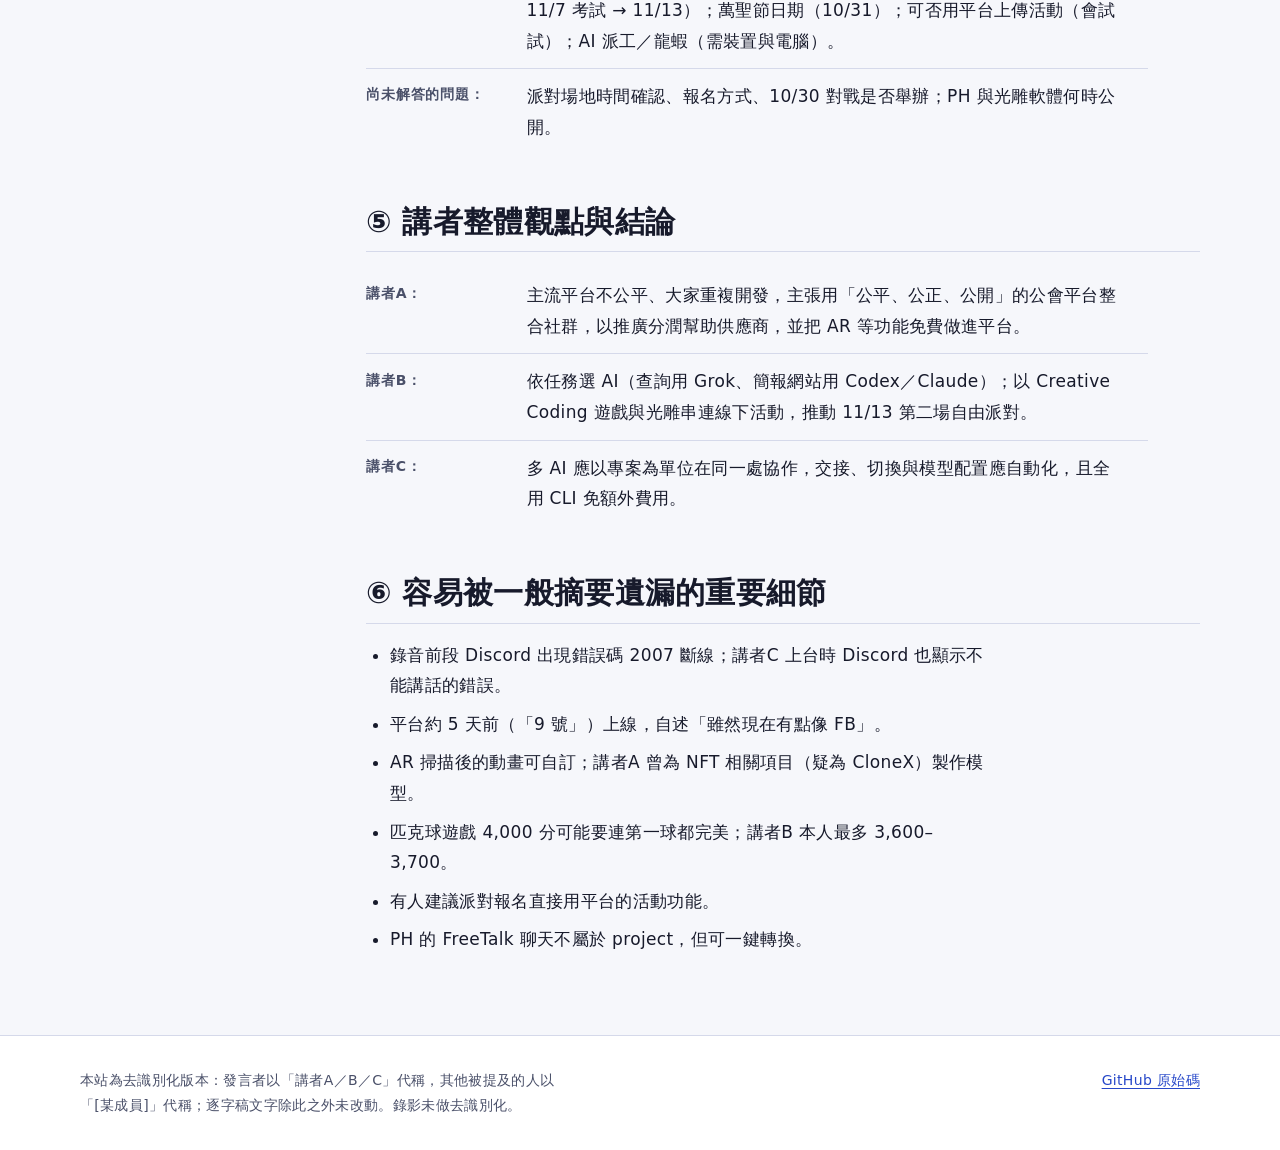
<file: docs/streams/2026-10-14-ai-reading-club/report-a.html>
<!doctype html>
<html lang="zh-Hant" class="no-js"><head><meta charset="utf-8"><meta name="viewport" content="width=device-width,initial-scale=1"><title>AI讀書會 2026-10-14｜第二部分：報告 A｜主題分類完整深度報告</title><meta name="description" content="AI讀書會 2026-10-14 報告 A：主題分類完整深度報告"><meta name="color-scheme" content="light dark"><meta name="theme-color" content="#f6f7fb" media="(prefers-color-scheme: light)"><meta name="theme-color" content="#0c0f1d" media="(prefers-color-scheme: dark)"><link rel="icon" href="data:image/svg+xml,%3Csvg xmlns='http://www.w3.org/2000/svg' viewBox='0 0 32 32'%3E%3Crect width='32' height='32' rx='8' fill='%230f172a'/%3E%3Ccircle cx='11' cy='11' r='5' fill='%2338bdf8'/%3E%3Ccircle cx='22' cy='21' r='6' fill='%23f472b6'/%3E%3C/svg%3E"><script>document.documentElement.className="js"</script><link rel="stylesheet" href="../../style.css"></head><body><a class="skip" href="#main">跳到主要內容</a><header class="site-header"><div class="container"><a class="brand" href="../../index.html"><span class="brand-mark" aria-hidden="true"></span>直播紀錄庫</a><button type="button" class="btn btn-sm nav-toggle" aria-expanded="false" aria-controls="site-nav" hidden>選單</button><nav class="site-nav" id="site-nav" aria-label="主要導覽"><ul><li><a href="../../index.html">首頁</a></li><li><a href="index.html">活動頁</a></li><li><a href="transcript-full.html">逐字稿</a></li><li><a href="report-a.html" aria-current="page">報告 A</a></li><li><a href="report-b.html">報告 B</a></li></ul></nav></div></header><main id="main" class="page"><div class="container"><nav class="breadcrumb" aria-label="麵包屑"><ol><li><a href="../../index.html">首頁</a></li><li><a href="index.html">AI讀書會 2026-10-14</a></li><li><span aria-current="page">報告 A</span></li></ol></nav><div class="page-grid"><aside class="page-toc"><nav class="toc" aria-label="本頁目錄"><details open><summary>本頁目錄</summary><ol><li><a href="#h-1">① 整場直播完整總覽</a></li><li><a href="#h-2">② 完整主題目錄</a></li><li><a href="#h-3">③ 各主題完整深度解析</a><ol><li><a href="#h-4">1. 技能書驗證與公會案例</a></li><li><a href="#h-5">2. AR 衣服／AR 名片構想</a></li><li><a href="#h-6">3. 公會申請與平台社交功能</a></li><li><a href="#h-7">4. 平台成立緣由一：通路壓榨與推廣分潤</a></li><li><a href="#h-8">5. 平台成立緣由二：公平公開、避免重複造輪子</a></li><li><a href="#h-9">6. 用 Grok 串接多個信箱的自動化</a></li><li><a href="#h-10">7. 台北－高雄連線數位匹克球遊戲</a></li><li><a href="#h-11">8. 光雕投影與開源光雕軟體</a></li><li><a href="#h-12">9. 第二場線下「自由派對」與 10/30 對戰</a></li><li><a href="#h-13">10. 問答：AI 派工／「龍蝦」</a></li><li><a href="#h-14">11. Project Hub（PH）多 AI 協作工具</a></li></ol></li><li><a href="#h-15">④ 所有重要資訊分類整理</a></li><li><a href="#h-16">⑤ 講者整體觀點與結論</a></li><li><a href="#h-17">⑥ 容易被一般摘要遺漏的重要細節</a></li></ol></details></nav></aside><div class="page-main"><article class="prose prose-wide"><h1 class="page-title">第二部分：報告 A｜主題分類完整深度報告</h1><div class="callout" role="note">
<p>來源範圍：僅 23:23:48–00:01:03（台北時間）有聲段；之前與之後的內容未取得，以下不推測。時間格式為「台北時間（公開影片時間）」。所有數字、日期均為講者口述，未經查證。〔無法辨識〕沿用逐字稿標記。</p>
</div>

<h2 id="h-1">① 整場直播完整總覽<a aria-label="連結到「① 整場直播完整總覽」" class="anchor" href="#h-1">#</a></h2>
<p>取得的 37 分鐘可分為三段。第一段由講者A（平台／公會主持人）介紹社群自建的「公會」平台：技能書會經過驗證、AR 衣服與 AR 名片構想、如何申請公會與平台上的聊天功能，並說明平台成立的兩個原因——供應商被大型通路壓榨，因此改用成員推廣、賣出分潤；以及對 YouTube、Meta 鎖帳號與社團「一言堂」的不滿，希望做一個「公平、公正、公開」、讓好作品一定被看見的平台。他以自己耗費大量 token 的開源自動剪輯軟體為例，說明社群裡很多人在重複做同樣的東西，平台的目的是整合眾人、避免重複造輪子。</p>
<p>第二段由講者B 分享：用 Grok 串接十幾個信箱做每天早上的自動查詢；台北－高雄連線的數位匹克球遊戲（手遊版，線下版用手機當球拍），在高雄參展當天最高 3,900 分；下一步想做連線對戰與聯誼功能，並結合光雕投影；自製免費開源光雕軟體即將放上公會。過程中與聽眾討論第二場線下聚會，暫定 11 月 13 日（星期五）在公館台大旁的場地舉辦「自由派對」第二場，10 月 30 日可能辦高雄台北對戰（策劃中）。</p>
<p>第三段先有一段簡短問答（AI 派工、「龍蝦」），接著講者C 展示自製的多 AI 協作工具 Project Hub（PH，已到 114 版）：多個 AI 在同一資料夾、同一視窗以專案為單位作業，AI 之間交接不必手動複製，額度用滿自動切換，可依用途指定模型，並能自動掃描可用模型、自動配置，全部走 CLI 不用 API；FreeTalk 聊天內容可一鍵轉成專案。錄音在 00:01:03 講者C 介紹一個醫院搜尋網站構想時中斷。</p>
<h2 id="h-2">② 完整主題目錄<a aria-label="連結到「② 完整主題目錄」" class="anchor" href="#h-2">#</a></h2>
<ol>
<li><a href="#h-4">技能書驗證與公會案例</a></li>
<li><a href="#h-5">AR 衣服／AR 名片構想</a></li>
<li><a href="#h-6">公會申請與平台社交功能</a></li>
<li><a href="#h-7">平台成立緣由一：通路壓榨與推廣分潤</a></li>
<li><a href="#h-8">平台成立緣由二：公平公開、避免重複造輪子（含自動剪輯軟體案例）</a></li>
<li><a href="#h-9">用 Grok 串接多個信箱的自動化</a></li>
<li><a href="#h-10">台北－高雄連線數位匹克球遊戲</a></li>
<li><a href="#h-11">光雕投影與開源光雕軟體</a></li>
<li><a href="#h-12">第二場線下「自由派對」與 10/30 對戰</a></li>
<li><a href="#h-13">問答：AI 派工／「龍蝦」</a></li>
<li><a href="#h-14">Project Hub（PH）多 AI 協作工具</a></li>
</ol>
<h2 id="h-3">③ 各主題完整深度解析<a aria-label="連結到「③ 各主題完整深度解析」" class="anchor" href="#h-3">#</a></h2>
<article class="topic"><h3 id="h-4">1. 技能書驗證與公會案例<a aria-label="連結到「1. 技能書驗證與公會案例」" class="anchor" href="#h-4">#</a></h3>
<dl class="fields"><div class="field"><dt class="field-label">相關直播時間：</dt><dd class="field-body"> 23:23:48–23:24:59（00:48–01:59）</dd></div><div class="field"><dt class="field-label">主題背景與問題：</dt><dd class="field-body"> 錄音開始時講者A 正在介紹平台上的「技能書」，前文未錄到。</dd></div><div class="field is-key"><dt class="field-label">核心觀點：</dt><dd class="field-body"> 平台上的技能書「都會有驗證的」，「不是隨便的技能書」。</dd></div><div class="field"><dt class="field-label">完整內容講解：</dt><dd class="field-body"> 講者A 以自己所屬的「影片媒體自動化公會」為例，說技能書都有「小成績」，舉例某項有 71 顆星星、某影片相關的有到「兩千」（單位無法辨識，疑為兩千顆星星），都是「很成熟的」、「社群夥伴自己做的案例」。接著提到「AI〔無法辨識，疑為：戀愛〕公會」應該沒有，隨後說「公會講完了」，並和聽眾寒暄說最近忙到沒有更新。</dd></div><div class="field"><dt class="field-label">理由與推理過程：</dt><dd class="field-body"> 以星星數等「成績」佐證技能書的成熟度。</dd></div><div class="field"><dt class="field-label">實際案例與補充說明：</dt><dd class="field-body"> 影片媒體自動化公會的技能書。</dd></div><div class="field"><dt class="field-label">具體數據、條件與資訊：</dt><dd class="field-body"> 71 顆星星；「兩千」（單位無法辨識）。</dd></div><div class="field is-none"><dt class="field-label">注意事項、限制與例外：</dt><dd class="field-body"> 直播未提及。</dd></div><div class="field is-key"><dt class="field-label">講者最終結論：</dt><dd class="field-body"> 技能書都經過驗證、是成熟案例。</dd></div><div class="field"><dt class="field-label">原始來源對照：</dt><dd class="field-body"> 逐字稿 23:23:48。</dd></div></dl>
</article><article class="topic"><h3 id="h-5">2. AR 衣服／AR 名片構想<a aria-label="連結到「2. AR 衣服／AR 名片構想」" class="anchor" href="#h-5">#</a></h3>
<dl class="fields"><div class="field"><dt class="field-label">相關直播時間：</dt><dd class="field-body"> 23:24:59–23:28:31（01:59–05:31）</dd></div><div class="field"><dt class="field-label">主題背景與問題：</dt><dd class="field-body"> 講者A 說今天提了一個他覺得「最有趣」的構想：以前打算做的 AR 衣服專案，現在想做到平台上。社群中有一位做衣服的廠商（[某成員]）。</dd></div><div class="field is-key"><dt class="field-label">核心觀點：</dt><dd class="field-body"> 用平台的 AR 相機掃描衣服上的圖案，跳出虛擬效果或個人名片，適合線下活動認識朋友。</dd></div><div class="field"><dt class="field-label">完整內容講解：</dt><dd class="field-body"> 衣服上常有 LOGO 或圖案；做一個 AR 工具掃描圖案後出現特效、翅膀、3D 模型，或出現個人名片。社群已有人做自己的個人名片（講者A 展示自己的名片，說掃 QR Code 可以認識他）。做法是把名片圖片下載下來、綁定到衣服上的圖片；平台加入 AR 功能後，大家開 AR 相機掃衣服上的圖就會跳出名片。掃描後出現什麼動畫（例如跳舞）可以自己設計。</dd></div><div class="field"><dt class="field-label">理由與推理過程：</dt><dd class="field-body"> 線下活動想認識人時，「我想認識你然後去掃一下」是有趣的方式。講者A 也說 AR 概念國外一開始就在做，但他在台灣看了很久，「要嘛不紅，要嘛真的沒有人做這一塊」。</dd></div><div class="field"><dt class="field-label">實際案例與補充說明：</dt><dd class="field-body"> 聽眾問其他媒介可不可以，答「一定可以」，印在紙上也可以，並提到 Conference。有人提到之前 NFT 項目與潮牌合作 AR；講者A 說 Elysian〔推定拼寫〕之前打算做遊戲時有把模型給他做，他們以前也幫 CloneS（疑為 CloneX）做過，所以「很熟」。</dd></div><div class="field"><dt class="field-label">具體數據、條件與資訊：</dt><dd class="field-body"> 網站上的所有功能都免費使用。</dd></div><div class="field"><dt class="field-label">注意事項、限制與例外：</dt><dd class="field-body"> 這是講者以前的專案，平台上的 AR 功能是「打算」要做，尚未完成。</dd></div><div class="field is-key"><dt class="field-label">講者最終結論：</dt><dd class="field-body"> 有興趣的人也可以自己去做；他打算把 AR 功能做進平台。</dd></div><div class="field"><dt class="field-label">原始來源對照：</dt><dd class="field-body"> 逐字稿 23:24:59、23:25:56、23:26:42、23:27:36、23:28:31。</dd></div></dl>
</article><article class="topic"><h3 id="h-6">3. 公會申請與平台社交功能<a aria-label="連結到「3. 公會申請與平台社交功能」" class="anchor" href="#h-6">#</a></h3>
<dl class="fields"><div class="field"><dt class="field-label">相關直播時間：</dt><dd class="field-body"> 23:28:31–23:30:03（05:31–07:03），23:33:14（10:14），23:35:15（12:15）</dd></div><div class="field"><dt class="field-label">主題背景與問題：</dt><dd class="field-body"> 聽眾問能不能成立公會（例如「中小企業〔無法辨識，疑為：中華／中化〕公會」）。</dd></div><div class="field is-key"><dt class="field-label">核心觀點：</dt><dd class="field-body"> 可以直接申請公會；平台有公會聊天室、群組、小隊與世界聊天。</dd></div><div class="field"><dt class="field-label">完整內容講解：</dt><dd class="field-body"> 申請時填希望的名字、專業、想做什麼，就可以送出申請。加入公會後會有專屬的公會聊天室，也可以創群組；小隊功能之後再看怎麼設計。平台「雖然現在有點像 FB」，但有世界聊天：如果大家都在線上，發一個訊息就能同時讓好幾個人看到。另一個好處是「不會被關小黑屋」。聽眾問公會是否要在 Discord 發，回答會「同步」〔部分無法辨識〕。講者A 也展示動態牆，說平台約 5 天前（「9 號」）上線，聊天記錄都還在。最後指引讀書會在畫面上方點進去，旁邊有聊天室。</dd></div><div class="field is-none"><dt class="field-label">理由與推理過程：</dt><dd class="field-body"> 直播未提及（除「不會被關小黑屋」外）。</dd></div><div class="field"><dt class="field-label">實際案例與補充說明：</dt><dd class="field-body"> 講者A 自己加入 9 個公會。</dd></div><div class="field"><dt class="field-label">具體數據、條件與資訊：</dt><dd class="field-body"> 目前 25 個公會；每人可加入多個；平台約 5 天前上線。</dd></div><div class="field"><dt class="field-label">注意事項、限制與例外：</dt><dd class="field-body"> 小隊功能尚在設計；與 Discord 同步的說法部分無法辨識。</dd></div><div class="field is-none is-key"><dt class="field-label">講者最終結論：</dt><dd class="field-body"> 直播未提及。</dd></div><div class="field"><dt class="field-label">原始來源對照：</dt><dd class="field-body"> 逐字稿 23:28:31、23:30:03、23:33:14、23:35:15。</dd></div></dl>
</article><article class="topic"><h3 id="h-7">4. 平台成立緣由一：通路壓榨與推廣分潤<a aria-label="連結到「4. 平台成立緣由一：通路壓榨與推廣分潤」" class="anchor" href="#h-7">#</a></h3>
<dl class="fields"><div class="field"><dt class="field-label">相關直播時間：</dt><dd class="field-body"> 23:30:03–23:32:17（07:03–09:17）</dd></div><div class="field"><dt class="field-label">主題背景與問題：</dt><dd class="field-body"> 平台原本是社群的實驗性專案；社群中有許多有貨源的供應商。</dd></div><div class="field is-key"><dt class="field-label">核心觀點：</dt><dd class="field-body"> 讓所有人一起幫忙推薦、分享產品，賣出就分潤。</dd></div><div class="field"><dt class="field-label">完整內容講解：</dt><dd class="field-body"> 供應商原本去找全聯、Costco、全家等通路，感覺「被通路霸凌」。其中一位一開始找講者A 幫忙推產品、賣掉後分潤。團隊因此想：為什麼不讓大家一起加入，透過推薦或分享產品，真的賣出就把分潤分給幫忙推廣、賣出的人。</dd></div><div class="field"><dt class="field-label">理由與推理過程：</dt><dd class="field-body"> 通路條件不佳 → 改由社群推廣 → 擴大成所有人都能參與。</dd></div><div class="field"><dt class="field-label">實際案例與補充說明：</dt><dd class="field-body"> 上述供應商案例（身分未提及）。</dd></div><div class="field is-none"><dt class="field-label">具體數據、條件與資訊：</dt><dd class="field-body"> 直播未提及具體分潤比例。</dd></div><div class="field is-none"><dt class="field-label">注意事項、限制與例外：</dt><dd class="field-body"> 直播未提及。</dd></div><div class="field is-key"><dt class="field-label">講者最終結論：</dt><dd class="field-body"> 這是平台目前在做的「第一件事情」。</dd></div><div class="field"><dt class="field-label">原始來源對照：</dt><dd class="field-body"> 逐字稿 23:30:03、23:31:12、23:32:17。</dd></div></dl>
</article><article class="topic"><h3 id="h-8">5. 平台成立緣由二：公平公開、避免重複造輪子<a aria-label="連結到「5. 平台成立緣由二：公平公開、避免重複造輪子」" class="anchor" href="#h-8">#</a></h3>
<dl class="fields"><div class="field"><dt class="field-label">相關直播時間：</dt><dd class="field-body"> 23:32:17–23:36:16（09:17–13:16）</dd></div><div class="field"><dt class="field-label">主題背景與問題：</dt><dd class="field-body"> 「第二件事情」：主流平台亂鎖帳號、社團一言堂；AI 很強，但每個人都在做同樣的事。</dd></div><div class="field is-key"><dt class="field-label">核心觀點：</dt><dd class="field-body"> 做一個「公平、公正、公開」的平台，讓社群好的產品與作品都能發出來、「一定會被看見」；把人整合起來，避免重複造輪子。</dd></div><div class="field"><dt class="field-label">完整內容講解：</dt><dd class="field-body"> 講者A 提到 YouTube 之前因 AI 的關係鎖掉非常多帳號、Meta 整個平台會亂鎖帳號、很多社團「一言堂」。前幾次讀書會也分享過：AI 很強，但每個人都在做同樣的事。以他自己為例：他的自動剪輯已做成軟體，「燒了我 1000 多億的 token」，因為效果與功能是讓 AI 自己研發，寫到最底層引擎，包含渲染器、顯示卡（GPU）加速渲染、圖像處理；市面套件有版權問題、自由度不夠。社群裡也有很多人在做同樣的東西，未必燒那麼多 token，而他的是開源的。</dd></div><div class="field"><dt class="field-label">理由與推理過程：</dt><dd class="field-body"> 主流平台不公平 + 大家重複開發 → 需要整合平台；「一個人單打獨鬥，一定輸給一群人一起做」。</dd></div><div class="field"><dt class="field-label">實際案例與補充說明：</dt><dd class="field-body"> 自動剪輯軟體（開源）。</dd></div><div class="field"><dt class="field-label">具體數據、條件與資訊：</dt><dd class="field-body"> 1000 多億 token。</dd></div><div class="field is-none"><dt class="field-label">注意事項、限制與例外：</dt><dd class="field-body"> 直播未提及。</dd></div><div class="field is-key"><dt class="field-label">講者最終結論：</dt><dd class="field-body"> 「因此誕生這個平台」，把所有人整合到一起。之後交棒給講者B。</dd></div><div class="field"><dt class="field-label">原始來源對照：</dt><dd class="field-body"> 逐字稿 23:32:17、23:33:14、23:34:23、23:35:15、23:36:16。</dd></div></dl>
</article><article class="topic"><h3 id="h-9">6. 用 Grok 串接多個信箱的自動化<a aria-label="連結到「6. 用 Grok 串接多個信箱的自動化」" class="anchor" href="#h-9">#</a></h3>
<dl class="fields"><div class="field"><dt class="field-label">相關直播時間：</dt><dd class="field-body"> 23:36:31–23:37:28（13:31–14:28）</dd></div><div class="field"><dt class="field-label">主題背景與問題：</dt><dd class="field-body"> 講者B 最近在玩 Grok〔推定；ASR 聽成 Glock〕。</dd></div><div class="field is-key"><dt class="field-label">核心觀點：</dt><dd class="field-body"> 在多信箱查詢上 Grok「好像還不錯」；做簡報、網站則不如 Codex 或 Claude。</dd></div><div class="field"><dt class="field-label">完整內容講解：</dt><dd class="field-body"> 把十幾個信箱全部串到 Grok，每天早上自動查詢全部信箱。之前試過 ChatGPT〔推定〕，串兩三個之後就不行、會亂。</dd></div><div class="field"><dt class="field-label">理由與推理過程：</dt><dd class="field-body"> 以實際試用比較。</dd></div><div class="field is-none"><dt class="field-label">實際案例與補充說明：</dt><dd class="field-body"> 直播未提及。</dd></div><div class="field"><dt class="field-label">具體數據、條件與資訊：</dt><dd class="field-body"> 十幾個信箱；ChatGPT 串到兩三個就亂。</dd></div><div class="field"><dt class="field-label">注意事項、限制與例外：</dt><dd class="field-body"> 「Codex 或者是 Claude」一處，medium 模型主輪聽成「ChatGPT」，無法完全確認。</dd></div><div class="field is-key"><dt class="field-label">講者最終結論：</dt><dd class="field-body"> 查詢用 Grok，簡報／網站用 Codex 或 Claude。</dd></div><div class="field"><dt class="field-label">原始來源對照：</dt><dd class="field-body"> 逐字稿 23:36:31。</dd></div></dl>
</article><article class="topic"><h3 id="h-10">7. 台北－高雄連線數位匹克球遊戲<a aria-label="連結到「7. 台北－高雄連線數位匹克球遊戲」" class="anchor" href="#h-10">#</a></h3>
<dl class="fields"><div class="field"><dt class="field-label">相關直播時間：</dt><dd class="field-body"> 23:37:28–23:39:54（14:28–16:54），23:45:08–23:48:50（22:08–25:50），23:49:50（26:50）</dd></div><div class="field"><dt class="field-label">主題背景與問題：</dt><dd class="field-body"> 講者B 前一兩天和 [某成員] 聊到對方在澳洲有實體場域，想辦聚會與好玩的東西，可一起開發。</dd></div><div class="field is-key"><dt class="field-label">核心觀點：</dt><dd class="field-body"> 想在未來的線下活動玩匹克球對戰；下一步做成連線對戰與聯誼功能。</dd></div><div class="field"><dt class="field-label">完整內容講解：</dt><dd class="field-body"> 講者B 在聊天室傳 QR 圖，請大家掃。這是「台北高雄連線的數位匹克球遊戲」，目前是手遊版；線下版直接拿手機當球拍打。當天在高雄文策院的展（ASR：TTSC）上，最高紀錄有人玩到 3,900（另提到 3,800），差一個完美打擊就 4,000。講者B 說超過 4,000 分送神秘小禮物。遊戲因為要去高雄參展，「不到半天」做出來。下一步：玩家對玩家連線對戰，還能聊天、交換 IG 等聯誼功能。聽眾說每球都完美仍是 3,900，講者B 推測可能要連第一球都完美，並說自己最多玩到 3,600、3,700，4,000 分「搞不好是很黑心的數字」。</dd></div><div class="field is-none"><dt class="field-label">理由與推理過程：</dt><dd class="field-body"> 直播未提及。</dd></div><div class="field"><dt class="field-label">實際案例與補充說明：</dt><dd class="field-body"> 想玩 Creative Coding 的人可以找講者B 討論。</dd></div><div class="field"><dt class="field-label">具體數據、條件與資訊：</dt><dd class="field-body"> 3,800／3,900 分；4,000 分有禮物；不到半天完成。</dd></div><div class="field"><dt class="field-label">注意事項、限制與例外：</dt><dd class="field-body"> 遊戲還在 tune，有 bug。</dd></div><div class="field is-key"><dt class="field-label">講者最終結論：</dt><dd class="field-body"> 到時候線下現場也給大家玩、準備小禮物。</dd></div><div class="field"><dt class="field-label">原始來源對照：</dt><dd class="field-body"> 逐字稿 23:37:28、23:45:08、23:46:26、23:47:28、23:48:50、23:49:50。</dd></div></dl>
</article><article class="topic"><h3 id="h-11">8. 光雕投影與開源光雕軟體<a aria-label="連結到「8. 光雕投影與開源光雕軟體」" class="anchor" href="#h-11">#</a></h3>
<dl class="fields"><div class="field"><dt class="field-label">相關直播時間：</dt><dd class="field-body"> 23:39:54（16:54），23:42:11（19:11），23:48:50–23:49:50（25:50–26:50）</dd></div><div class="field"><dt class="field-label">主題背景與問題：</dt><dd class="field-body"> 匹克球遊戲的「下一步」。</dd></div><div class="field is-key"><dt class="field-label">核心觀點：</dt><dd class="field-body"> 把 Creative Coding 互動遊戲結合光雕投影，投到建築物上做大型投影遊戲；自製免費開源光雕軟體放上公會。</dd></div><div class="field"><dt class="field-label">完整內容講解：</dt><dd class="field-body"> 團隊一直想玩投到建築物上的大型投影遊戲（名稱〔無法辨識，疑為：大開放遊戲／Big Open Game〕），場地方「在等我們」。講者B 另外開發了免費、開源的光雕投影軟體，「修的差不多了」，打算放到公會，讓大家免費下載、打開就能玩。</dd></div><div class="field"><dt class="field-label">理由與推理過程：</dt><dd class="field-body"> 軟體有學習門檻，所以打算讓他的 Skill〔推定〕來教，並在線下派對用 Mapping 工具做免費教學。</dd></div><div class="field"><dt class="field-label">實際案例與補充說明：</dt><dd class="field-body"> 第二場派對可能設光雕投影區。</dd></div><div class="field is-none"><dt class="field-label">具體數據、條件與資訊：</dt><dd class="field-body"> 直播未提及。</dd></div><div class="field"><dt class="field-label">注意事項、限制與例外：</dt><dd class="field-body"> 有學習門檻；尚未公開。</dd></div><div class="field is-key"><dt class="field-label">講者最終結論：</dt><dd class="field-body"> 讓大家都能用免費光雕軟體做有趣的光雕秀，「敬請期待」。</dd></div><div class="field"><dt class="field-label">原始來源對照：</dt><dd class="field-body"> 逐字稿 23:39:54、23:42:11、23:48:50、23:49:50。</dd></div></dl>
</article><article class="topic"><h3 id="h-12">9. 第二場線下「自由派對」與 10/30 對戰<a aria-label="連結到「9. 第二場線下「自由派對」與 10/30 對戰」" class="anchor" href="#h-12">#</a></h3>
<dl class="fields"><div class="field"><dt class="field-label">相關直播時間：</dt><dd class="field-body"> 23:39:54–23:51:34（16:54–28:34）</dd></div><div class="field"><dt class="field-label">主題背景與問題：</dt><dd class="field-body"> 上次線下聚會在 8 月（有人答「八月七」），已隔兩個月。講者B 詢問大家方便的時間。</dd></div><div class="field is-key"><dt class="field-label">核心觀點：</dt><dd class="field-body"> 暫定 11 月 13 日（星期五）辦第二場「自由派對」，地點公館、台大宇宙館（ASR 辨識，場館名未查證）。</dd></div><div class="field"><dt class="field-label">完整內容講解：</dt><dd class="field-body"> 先問 11 月初、例如 11 月 6 日；有聽眾說 11 月 8 日以後，又提到 11 月 7 日要考試，於是改為 11 月 13 日（避開考試，國父誕辰紀念日隔天）。有人指出那天是 13 號星期五，順帶討論萬聖節（10 月 31 日）主題、感恩節等。規格要超越上一場：提前預訂講者，準備匹克球大賽、光雕投影區等活動。場地在公館、台大旁邊，有捷運、方便。講者B 隔天和場地方確認時間；怎麼玩、怎麼佈置之後一兩次讀書會再討論，由他與 [某成員] 討論。他會做報名網站請大家推廣；有人建議可直接用平台上傳活動，他說會試試。另提到 10 月 30 日可能辦「高雄台北」對戰（ASR：「中層大戰」），還在策劃，請大家低調。</dd></div><div class="field"><dt class="field-label">理由與推理過程：</dt><dd class="field-body"> 依聽眾時間（考試、8 號以後）調整日期。</dd></div><div class="field"><dt class="field-label">實際案例與補充說明：</dt><dd class="field-body"> 有 [某成員] 表示能到就到，不能就線上；有人建議至少虛擬分身要來。</dd></div><div class="field"><dt class="field-label">具體數據、條件與資訊：</dt><dd class="field-body"> 上次 8 月；11/6 → 11/13（五）；10/30 對戰；萬聖節 10/31。</dd></div><div class="field"><dt class="field-label">注意事項、限制與例外：</dt><dd class="field-body"> 日期為暫定；10/30 對戰仍在策劃；場地時間待確認。</dd></div><div class="field is-key"><dt class="field-label">講者最終結論：</dt><dd class="field-body"> 「先暫定是 11 月 13 號」第二場自由派對，後續再討論。</dd></div><div class="field"><dt class="field-label">原始來源對照：</dt><dd class="field-body"> 逐字稿 23:39:54–23:51:34。</dd></div></dl>
</article><article class="topic"><h3 id="h-13">10. 問答：AI 派工／「龍蝦」<a aria-label="連結到「10. 問答：AI 派工／「龍蝦」」" class="anchor" href="#h-13">#</a></h3>
<dl class="fields"><div class="field"><dt class="field-label">相關直播時間：</dt><dd class="field-body"> 23:52:05（29:05）</dd></div><div class="field"><dt class="field-label">主題背景與問題：</dt><dd class="field-body"> 講者A 問大家還有什麼問題；有人問「AI 派工」（ASR：E.I.派工）。</dd></div><div class="field is-key"><dt class="field-label">核心觀點：</dt><dd class="field-body"> 「龍蝦」需要買裝置，過程類似，還是要有一台電腦。</dd></div><div class="field"><dt class="field-label">完整內容講解：</dt><dd class="field-body"> 其餘內容〔無法辨識〕，之後交棒給講者C〔推定〕。</dd></div><div class="field is-none"><dt class="field-label">理由與推理過程／案例／數據／限制：</dt><dd class="field-body"> 直播未提及（或無法辨識）。</dd></div><div class="field is-key"><dt class="field-label">講者最終結論：</dt><dd class="field-body"> 無法辨識。</dd></div><div class="field"><dt class="field-label">原始來源對照：</dt><dd class="field-body"> 逐字稿 23:52:05。</dd></div></dl>
</article><article class="topic"><h3 id="h-14">11. Project Hub（PH）多 AI 協作工具<a aria-label="連結到「11. Project Hub（PH）多 AI 協作工具」" class="anchor" href="#h-14">#</a></h3>
<dl class="fields"><div class="field"><dt class="field-label">相關直播時間：</dt><dd class="field-body"> 23:54:08–00:01:03（31:08–38:03）</dd></div><div class="field"><dt class="field-label">主題背景與問題：</dt><dd class="field-body"> 講者C 一開始 Discord 顯示錯誤說不能講話，結果可以。他的 Project Hub 已進展到 114 版，邊分享畫面邊介紹。</dd></div><div class="field is-key"><dt class="field-label">核心觀點：</dt><dd class="field-body"> 讓多個 AI 在同一資料夾、同一視窗以專案（by project）為單位作業；他現在用 AI 都用 PH，不用反而會卡住。</dd></div><div class="field"><dt class="field-label">完整內容講解：</dt><dd class="field-body"> 最初目的就是讓 AI 在同一處作業，後來功能越做越多；PH 本身也用 PH 開發。以前從 Codex 交給 Claude 要手動複製作業進度與指令，現在不用：前一個 AI 額度用滿（他提到約 5 小時額度滿），未加指定就自動跳到 Codex。可依功能設定模型：調查用 Claude Code Opus 5.5、設計用 Opus 5.5、生圖 Luna 6〔無法辨識〕、Luna 6 用光自動切 Gemini 3.8 Fresh〔無法辨識〕、Coding 用 Codex 6.1、Check 用 Fable 5.1、寫文章用 Opus 5.5；說「寫文章」就自動用對應模型，用完自動換。AI 更新後舊模型會消失（例如 Opus 4.6、4.8），也不知新模型適合什麼，所以做了「手動掃描」：抓這台電腦已登入 CLI 可用的模型，問各模型適合什麼，自動配置與更新；不滿意可回到預設，或把目前設定存為預設。這個流程跑在 FreeTalk 裡並現場示範。全部用 CLI、不用 API，「不用讓你花任何的 credit」。FreeTalk 類似 ChatGPT〔推定；ASR：churchepedient chart〕或 Claude Code 的聊天，不屬於 project，但可一鍵變成 project。</dd></div><div class="field"><dt class="field-label">理由與推理過程：</dt><dd class="field-body"> 解決 AI 間手動交接、模型名稱變動與不知如何選模型的麻煩。</dd></div><div class="field"><dt class="field-label">實際案例與補充說明：</dt><dd class="field-body"> 正在用 PH 做〔無法辨識〕管理系統；在日本找醫院不方便，打算做〔無法辨識，疑為：給小孩子的醫院〕搜尋網站。</dd></div><div class="field"><dt class="field-label">具體數據、條件與資訊：</dt><dd class="field-body"> 114 版；約 5 小時額度；上列模型名稱均為 ASR 結果，多處無法辨識。</dd></div><div class="field"><dt class="field-label">注意事項、限制與例外：</dt><dd class="field-body"> 錄音在 00:01:03 中斷，之後內容未取得。</dd></div><div class="field is-none is-key"><dt class="field-label">講者最終結論：</dt><dd class="field-body"> 未取得（錄音中斷）。</dd></div><div class="field"><dt class="field-label">原始來源對照：</dt><dd class="field-body"> 逐字稿 23:54:08–00:00:39。</dd></div></dl>
</article><h2 id="h-15">④ 所有重要資訊分類整理<a aria-label="連結到「④ 所有重要資訊分類整理」" class="anchor" href="#h-15">#</a></h2>
<dl class="fields"><div class="field"><dt class="field-label">方法與操作流程：</dt><dd class="field-body"> 申請公會（填名字、專業、目的後送出）；AR 名片（下載名片圖 → 綁定衣服圖案 → 用平台 AR 相機掃描）；PH 模型掃描（抓已登入模型 → 詢問適用性 → 自動配置 → 可回預設或存為預設）；FreeTalk 一鍵轉專案。</dd></div><div class="field"><dt class="field-label">工具與資源：</dt><dd class="field-body"> 公會平台、技能書、Grok、ChatGPT、Codex、Claude／Claude Code、Gemini、Project Hub、數位匹克球遊戲、開源光雕軟體、開源自動剪輯軟體。連結見<a href="index.html#links">活動頁「相關連結」</a>。</dd></div><div class="field"><dt class="field-label">數據與條件：</dt><dd class="field-body"> 25 個公會；講者A 加入 9 個；71 顆星；1000 多億 token；十幾個信箱；3,800／3,900 分、4,000 分有禮物；不到半天完成遊戲；PH 114 版；約 5 小時額度。</dd></div><div class="field"><dt class="field-label">建議與提醒：</dt><dd class="field-body"> 對 AR 有興趣可自己做；想玩 Creative Coding 可找講者B；10/30 對戰請低調。</dd></div><div class="field"><dt class="field-label">風險與限制：</dt><dd class="field-body"> 匹克球遊戲仍有 bug；光雕軟體有學習門檻；AR 功能尚未上線；派對日期暫定。</dd></div><div class="field"><dt class="field-label">觀眾問答：</dt><dd class="field-body"> AR 能否用其他媒介（可以，紙也可以）；能否成立公會（可直接申請）；公會是否在 Discord 發（同步，部分無法辨識）；派對日期（11/8 以後、11/7 考試 → 11/13）；萬聖節日期（10/31）；可否用平台上傳活動（會試試）；AI 派工／龍蝦（需裝置與電腦）。</dd></div><div class="field"><dt class="field-label">尚未解答的問題：</dt><dd class="field-body"> 派對場地時間確認、報名方式、10/30 對戰是否舉辦；PH 與光雕軟體何時公開。</dd></div></dl>
<h2 id="h-16">⑤ 講者整體觀點與結論<a aria-label="連結到「⑤ 講者整體觀點與結論」" class="anchor" href="#h-16">#</a></h2>
<dl class="fields"><div class="field"><dt class="field-label">講者A：</dt><dd class="field-body"> 主流平台不公平、大家重複開發，主張用「公平、公正、公開」的公會平台整合社群，以推廣分潤幫助供應商，並把 AR 等功能免費做進平台。</dd></div><div class="field"><dt class="field-label">講者B：</dt><dd class="field-body"> 依任務選 AI（查詢用 Grok、簡報網站用 Codex／Claude）；以 Creative Coding 遊戲與光雕串連線下活動，推動 11/13 第二場自由派對。</dd></div><div class="field"><dt class="field-label">講者C：</dt><dd class="field-body"> 多 AI 應以專案為單位在同一處協作，交接、切換與模型配置應自動化，且全用 CLI 免額外費用。</dd></div></dl>
<h2 id="h-17">⑥ 容易被一般摘要遺漏的重要細節<a aria-label="連結到「⑥ 容易被一般摘要遺漏的重要細節」" class="anchor" href="#h-17">#</a></h2>
<ul>
<li>錄音前段 Discord 出現錯誤碼 2007 斷線；講者C 上台時 Discord 也顯示不能講話的錯誤。</li>
<li>平台約 5 天前（「9 號」）上線，自述「雖然現在有點像 FB」。</li>
<li>AR 掃描後的動畫可自訂；講者A 曾為 NFT 相關項目（疑為 CloneX）製作模型。</li>
<li>匹克球遊戲 4,000 分可能要連第一球都完美；講者B 本人最多 3,600–3,700。</li>
<li>有人建議派對報名直接用平台的活動功能。</li>
<li>PH 的 FreeTalk 聊天不屬於 project，但可一鍵轉換。</li>
</ul></article></div></div></div></main><footer class="site-footer"><div class="container"><p>本站為去識別化版本：發言者以「講者A／B／C」代稱，其他被提及的人以「[某成員]」代稱；逐字稿文字除此之外未改動。錄影未做去識別化。</p><p><a href="https://github.com/yung13yubabie/livestream-archive">GitHub 原始碼</a></p></div></footer><script src="../../one-video.js"></script><script src="../../site.js"></script></body></html>
</file>
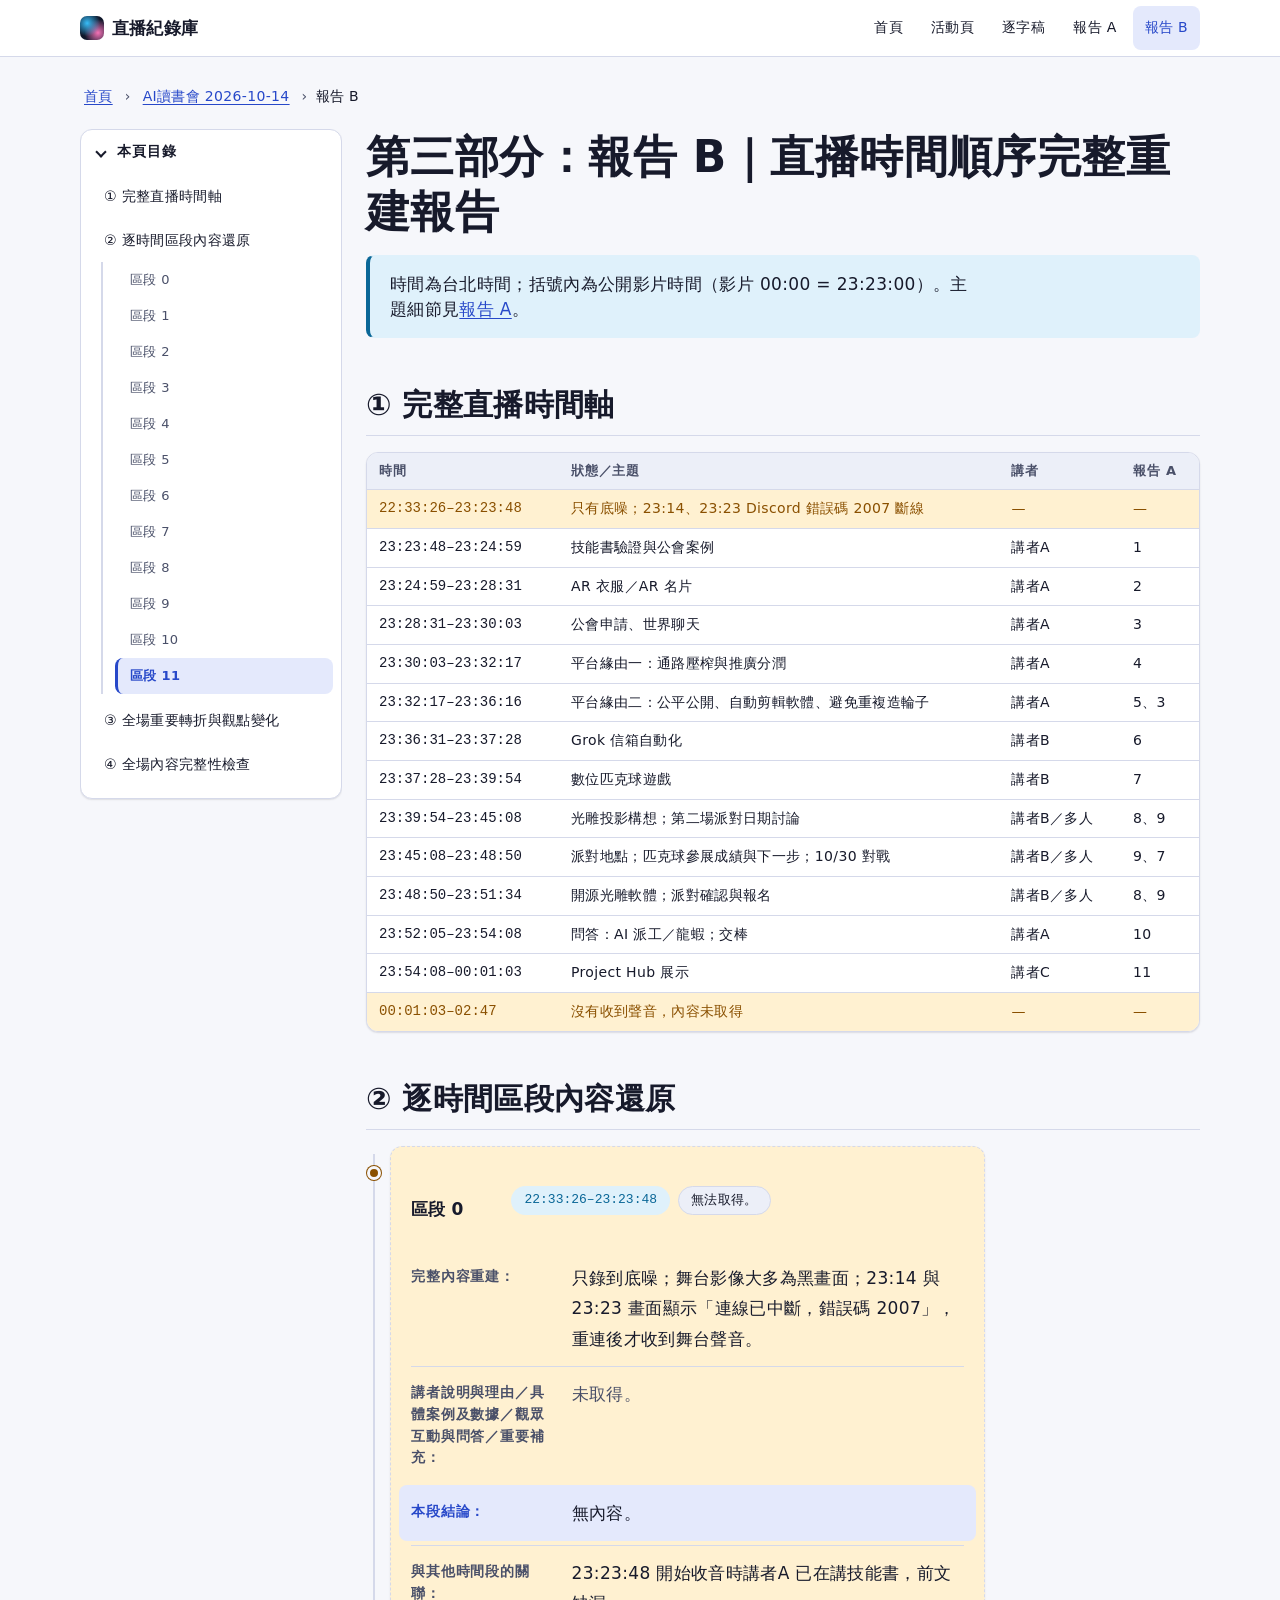
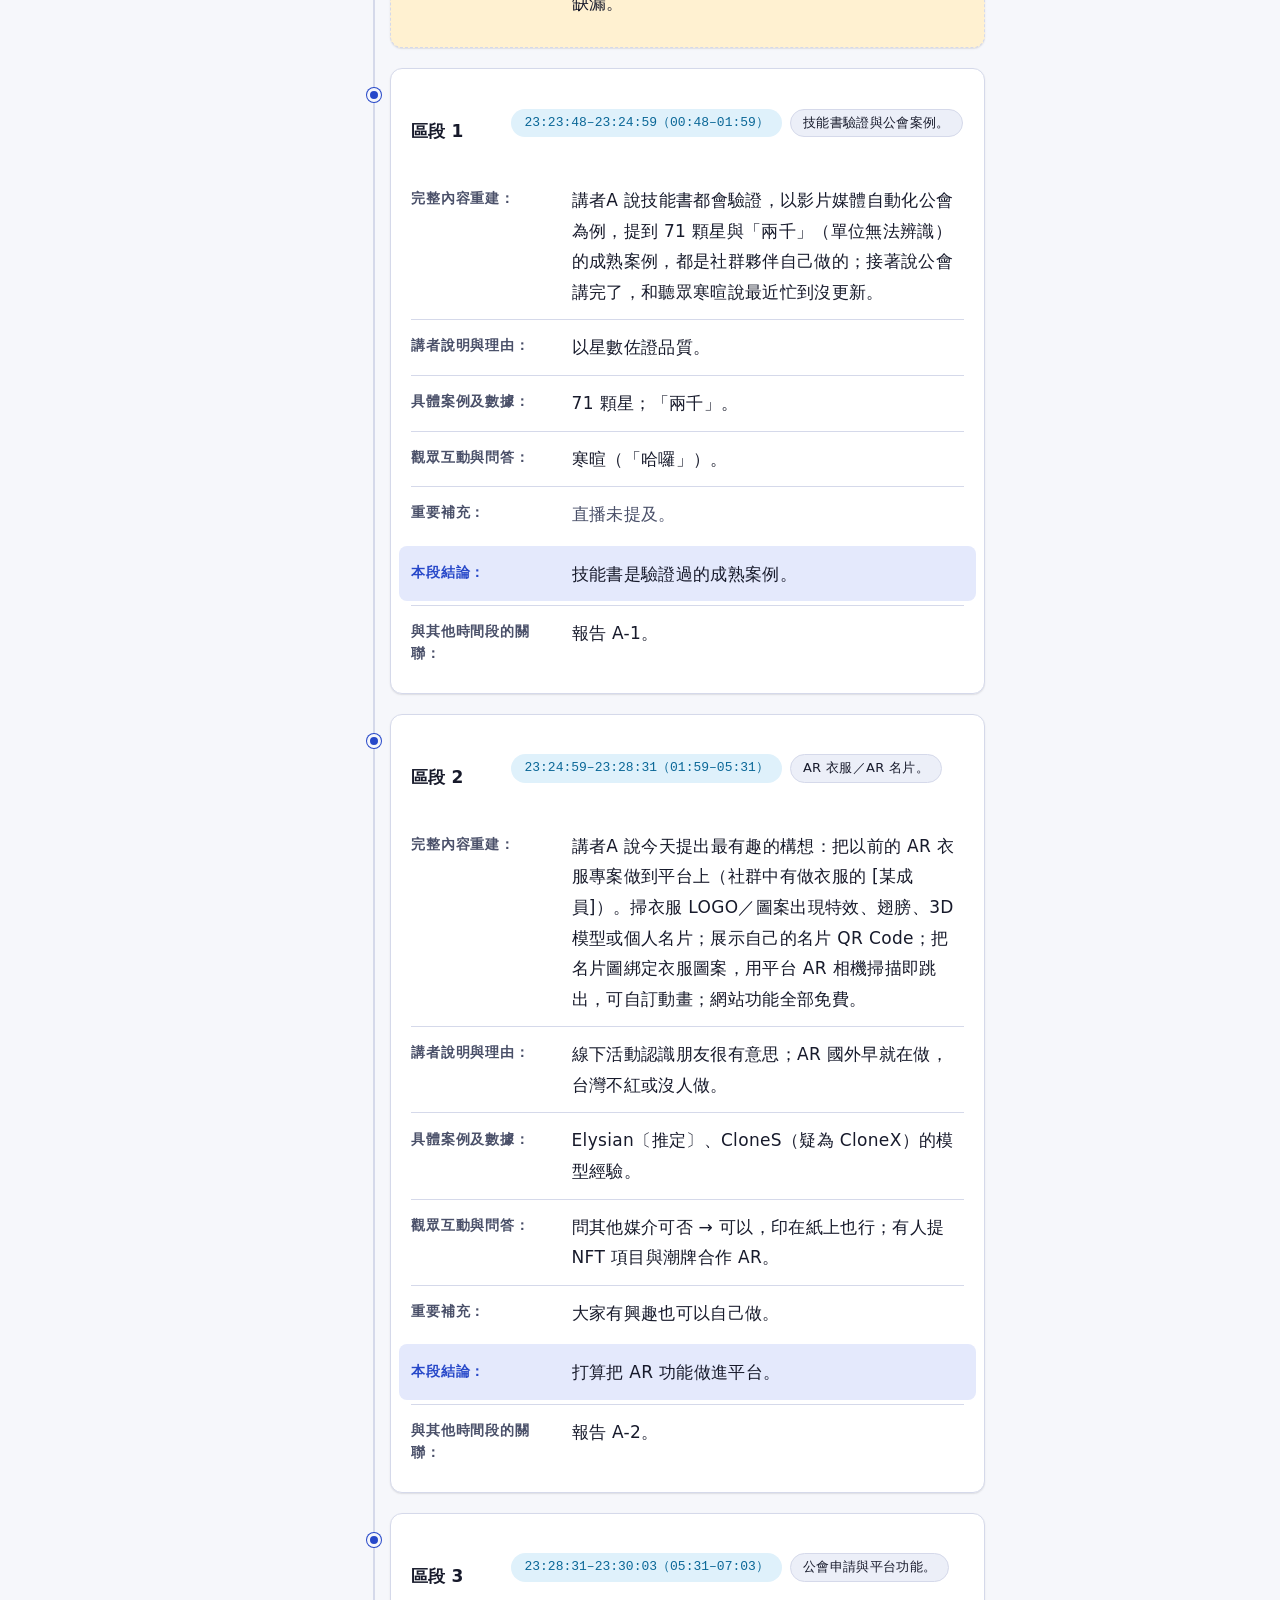
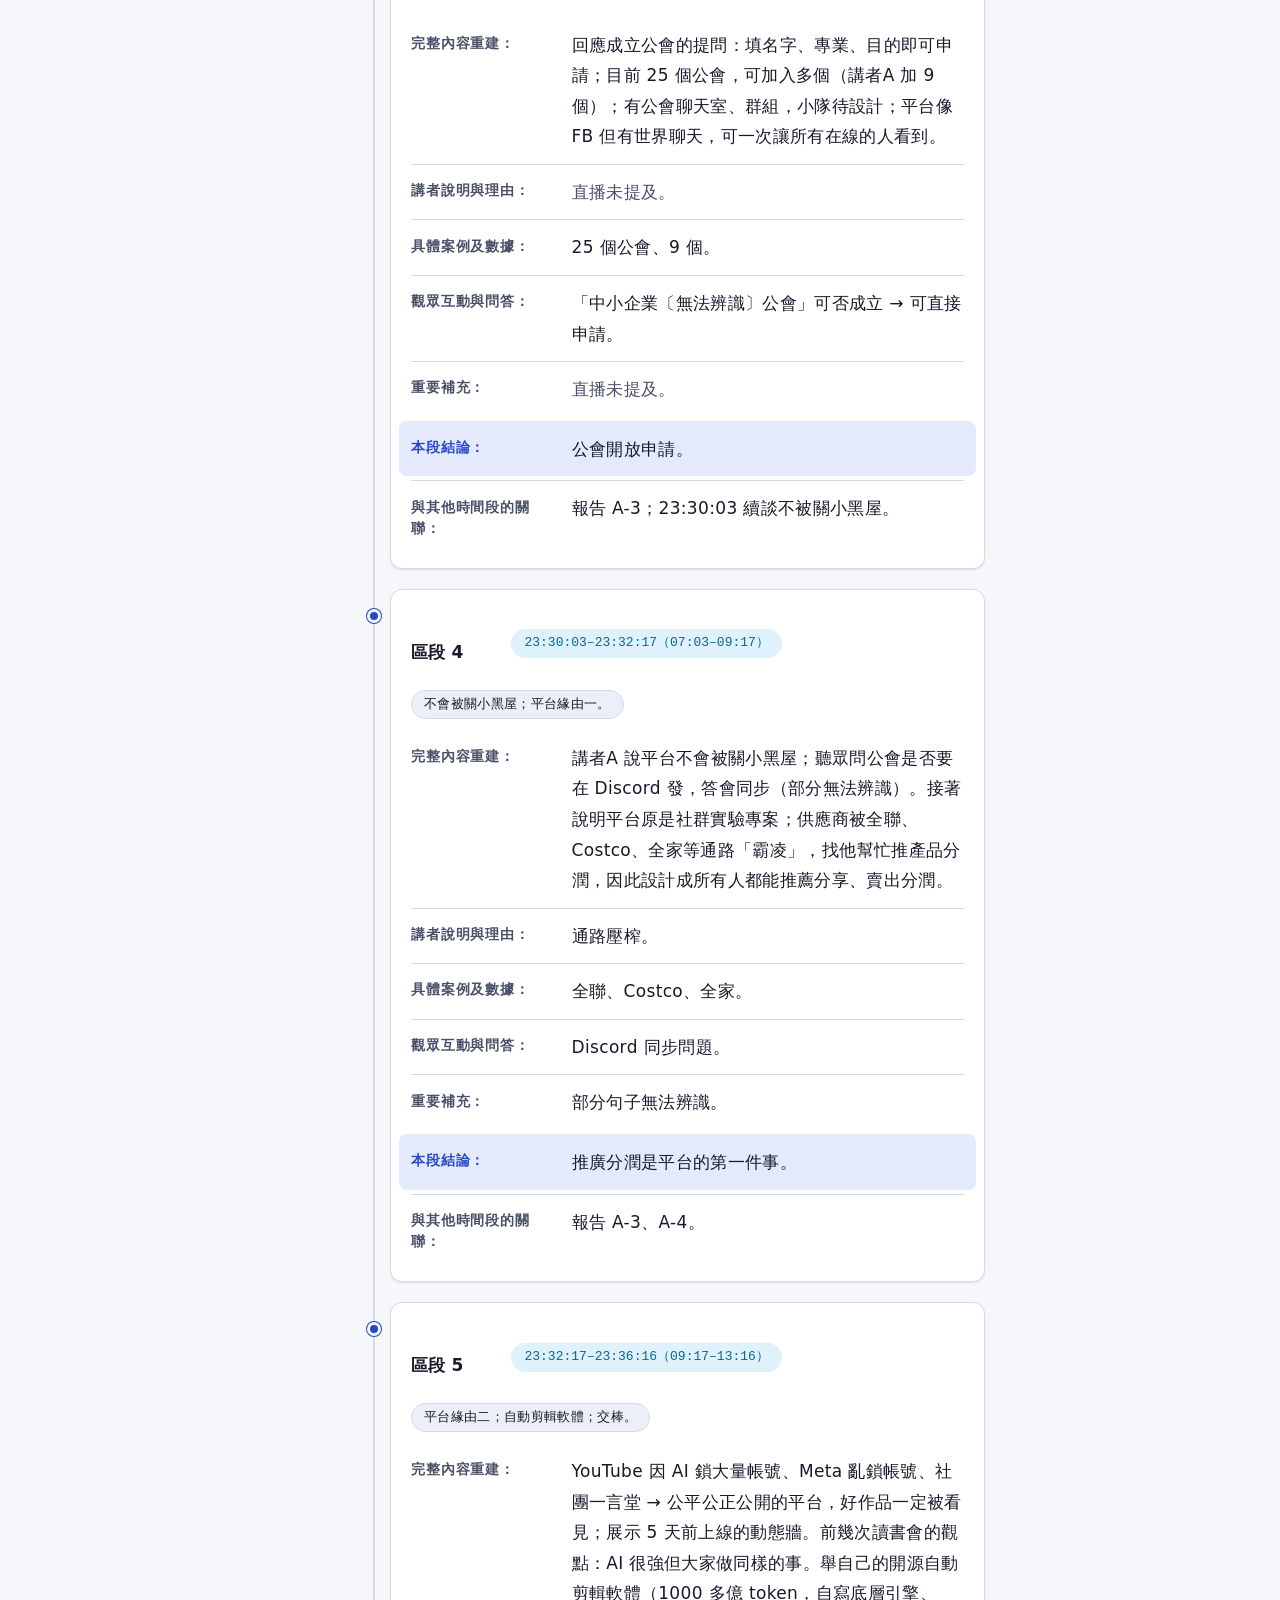
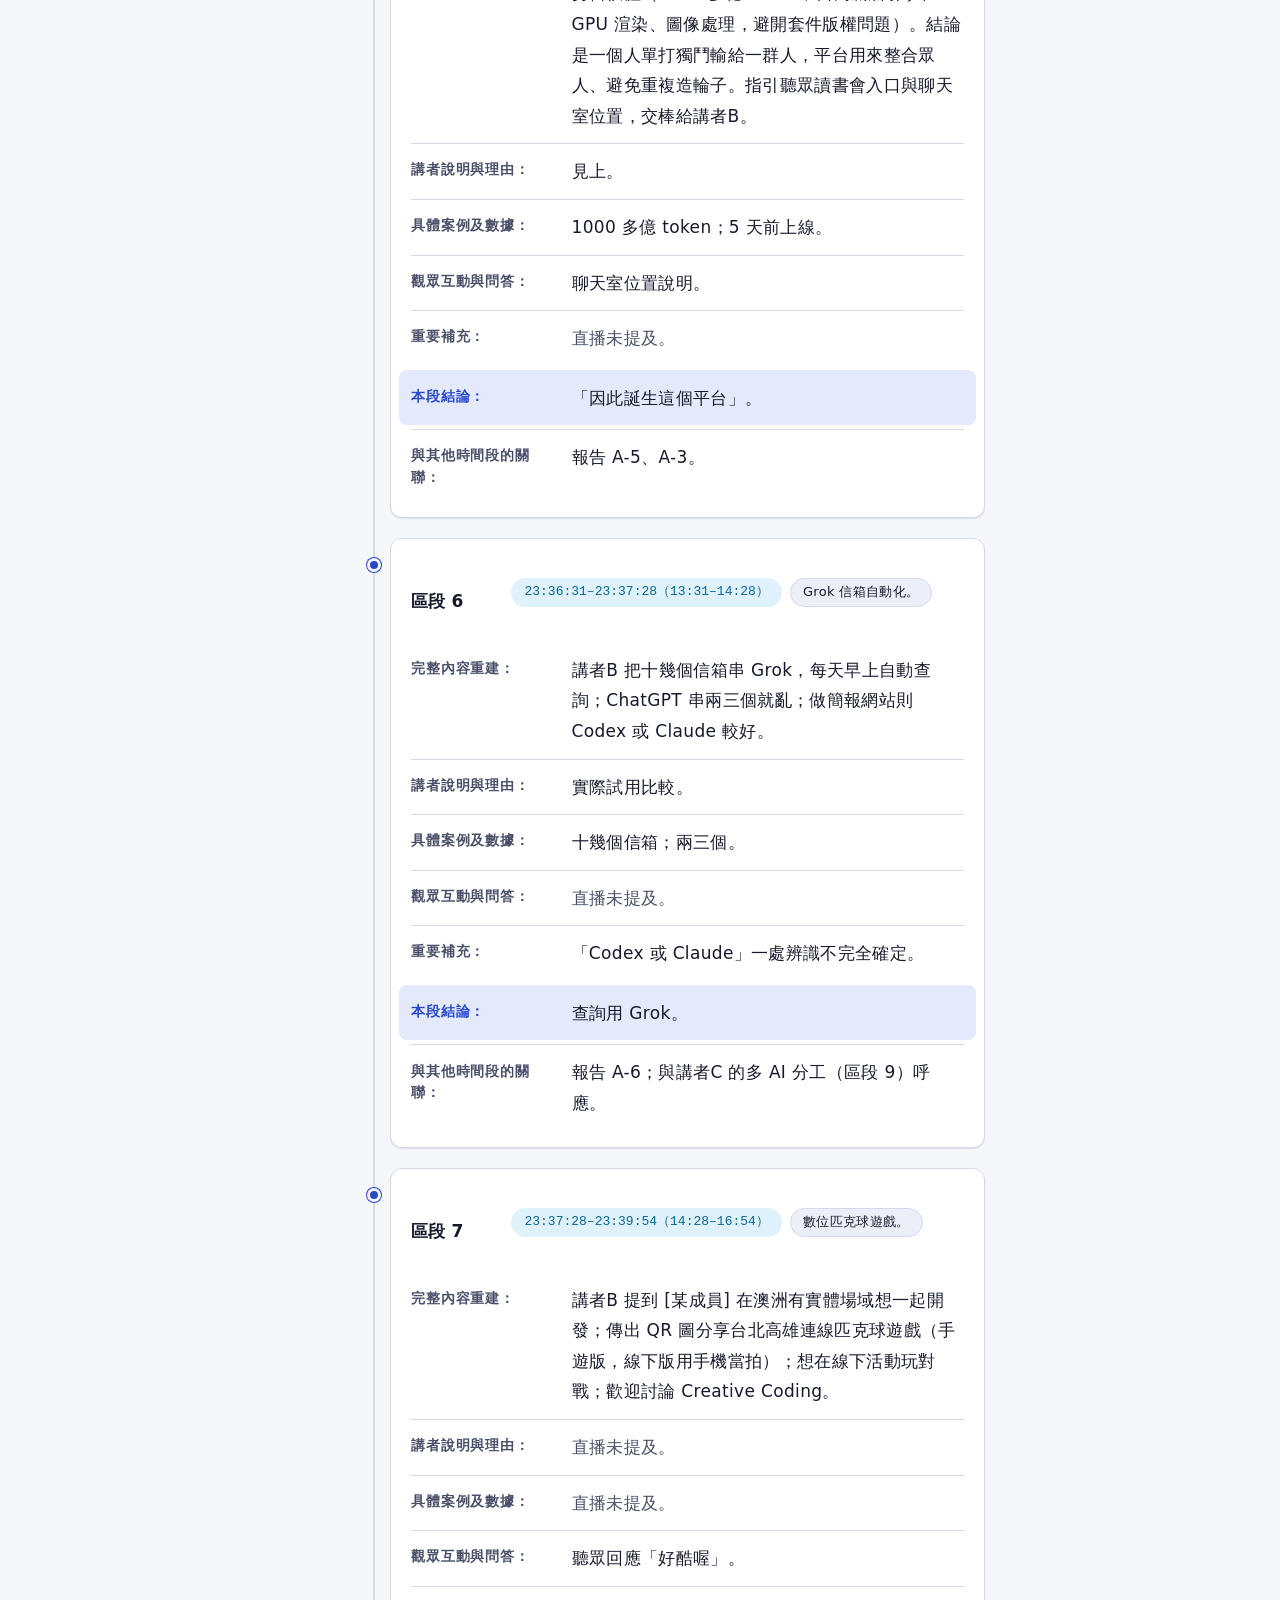
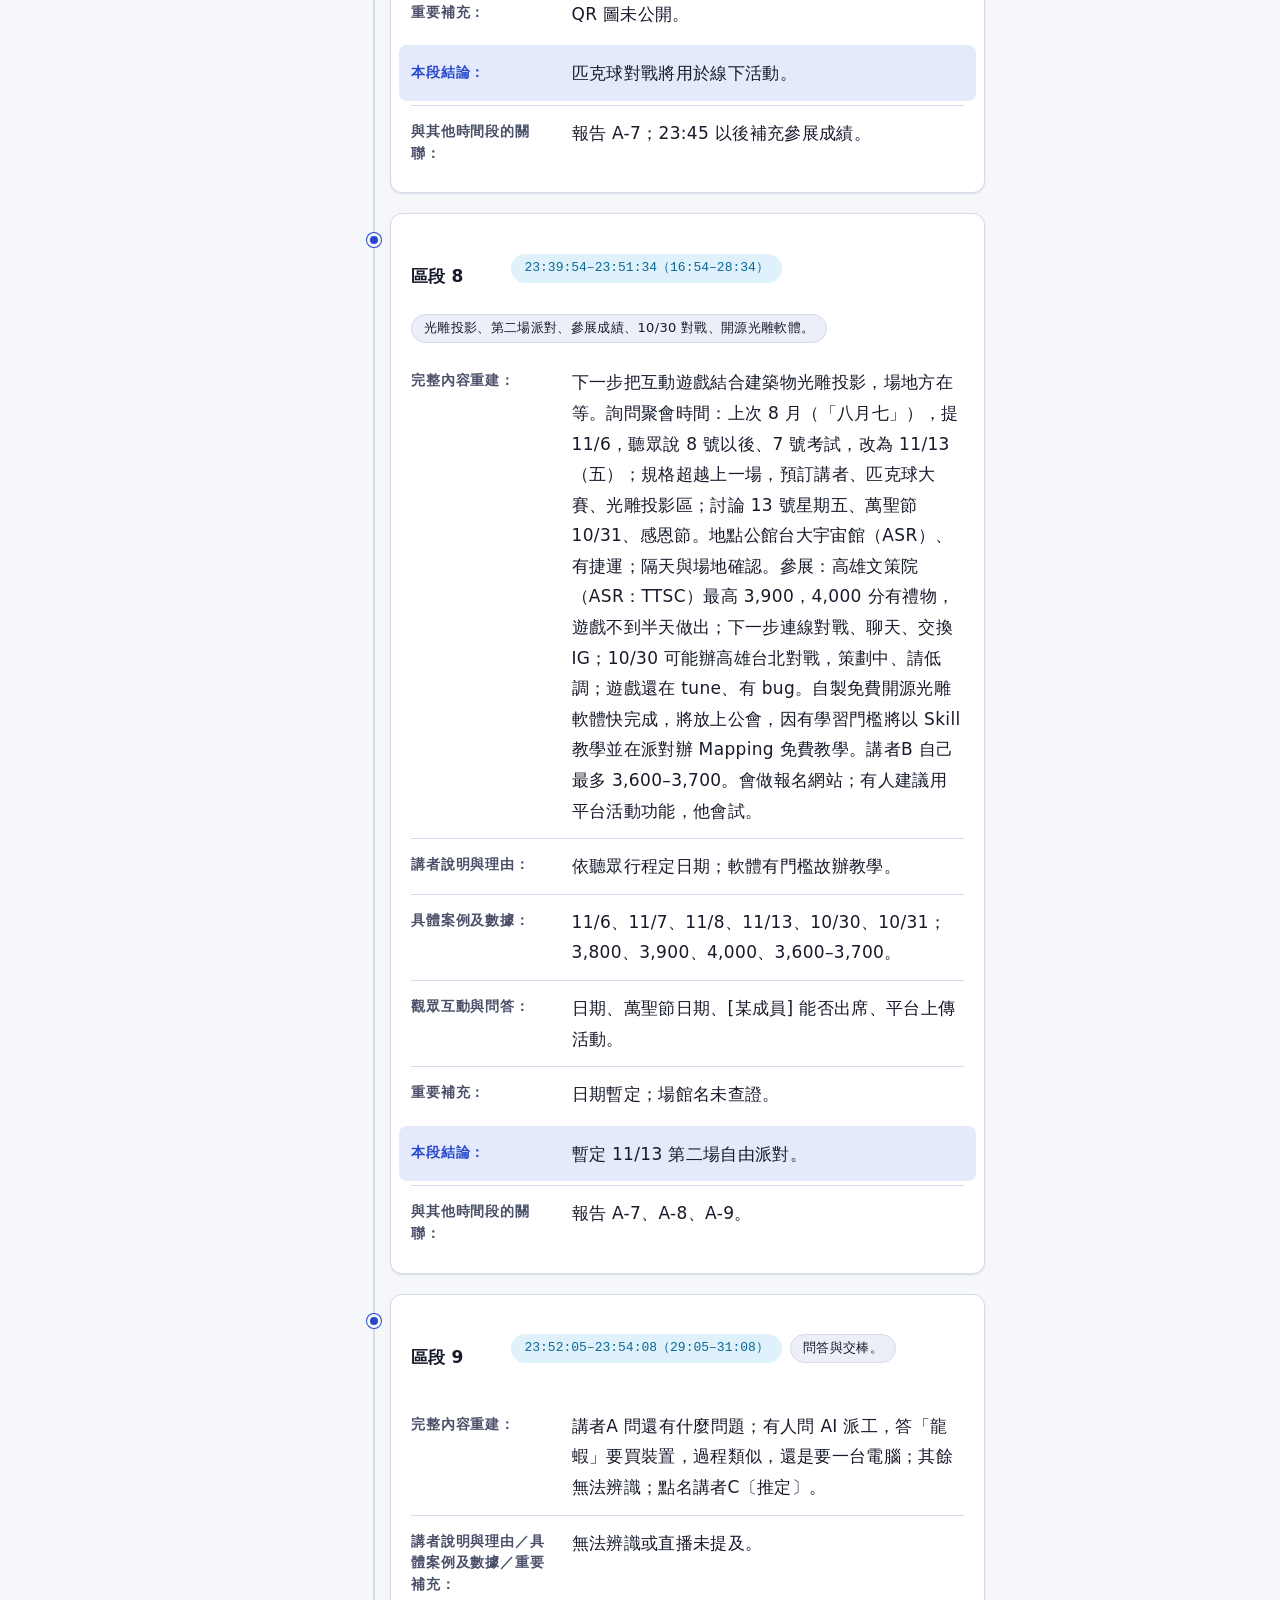
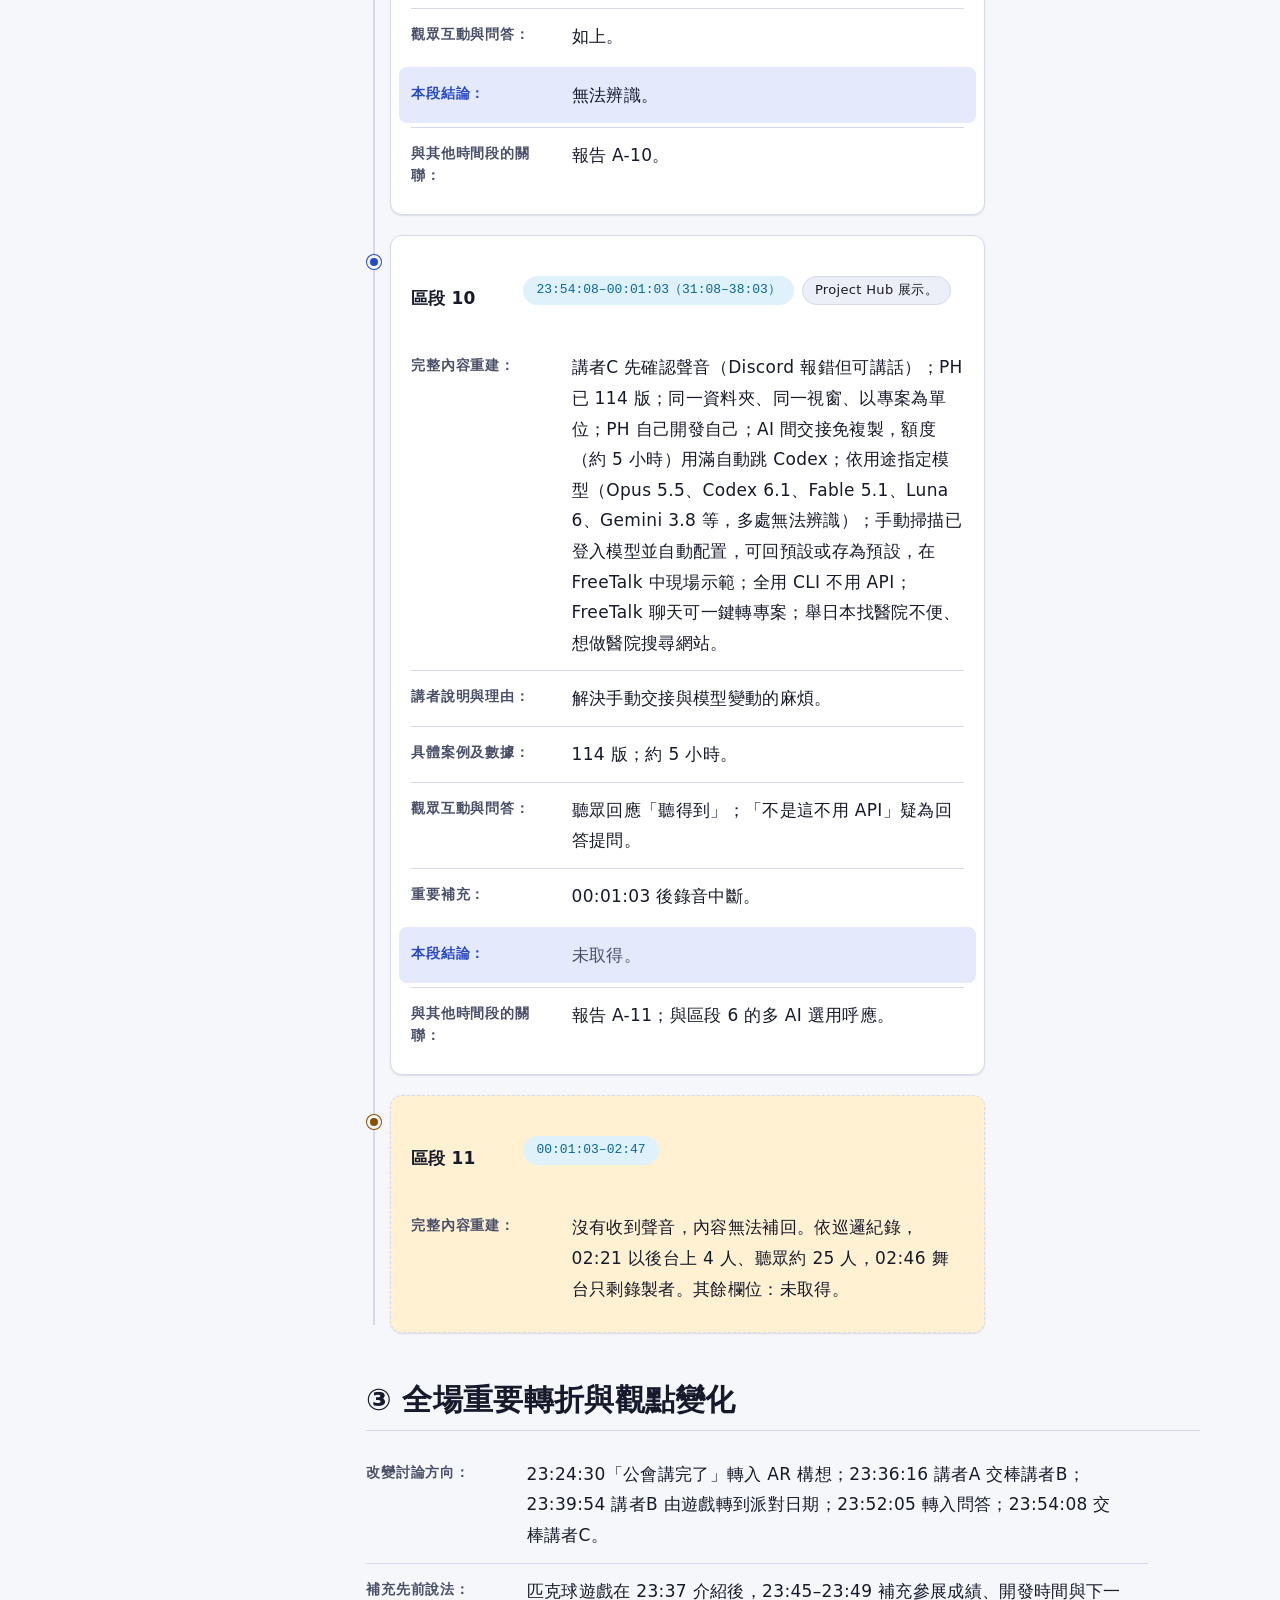
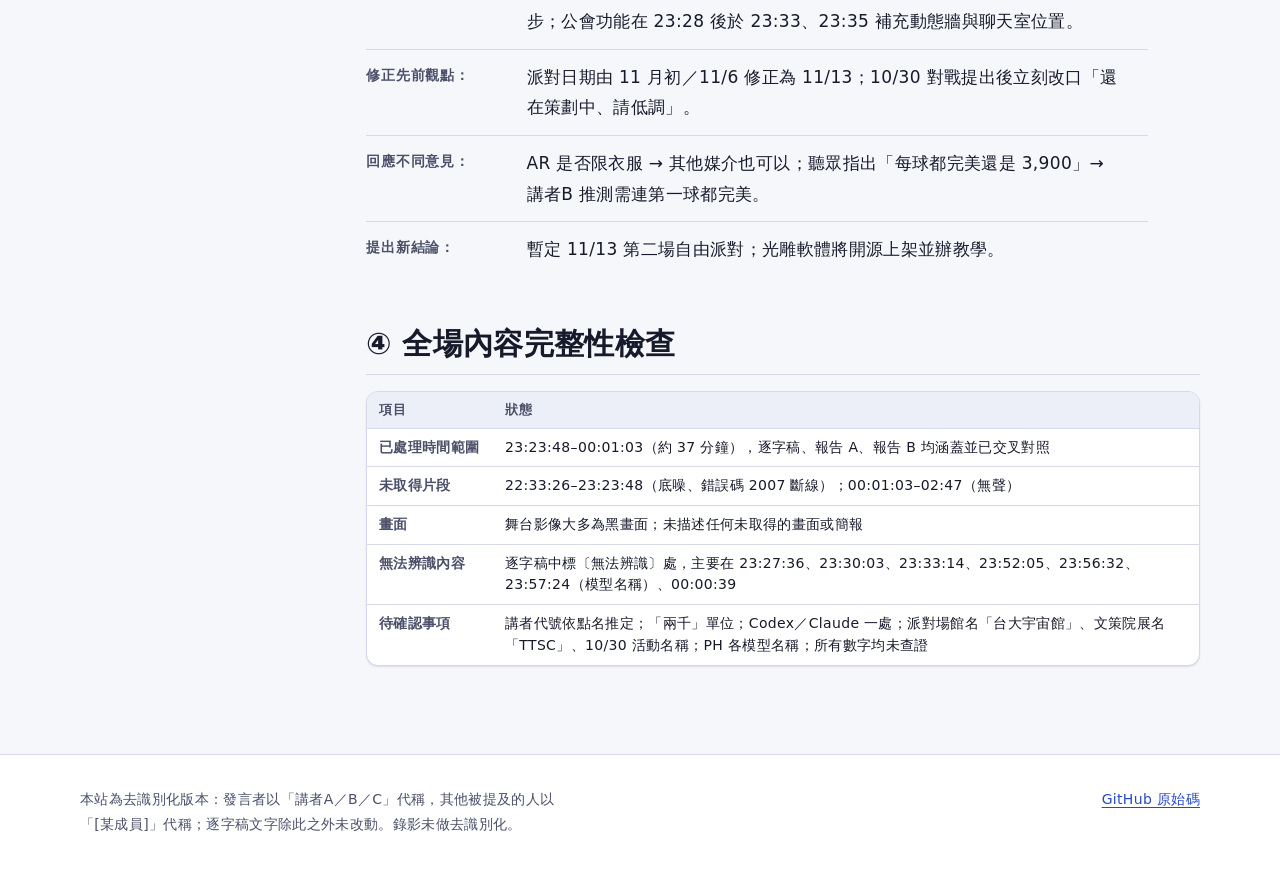
<file: docs/streams/2026-10-14-ai-reading-club/report-b.html>
<!doctype html>
<html lang="zh-Hant" class="no-js"><head><meta charset="utf-8"><meta name="viewport" content="width=device-width,initial-scale=1"><title>AI讀書會 2026-10-14｜第三部分：報告 B｜直播時間順序完整重建報告</title><meta name="description" content="AI讀書會 2026-10-14 報告 B：時間順序完整重建報告"><meta name="color-scheme" content="light dark"><meta name="theme-color" content="#f6f7fb" media="(prefers-color-scheme: light)"><meta name="theme-color" content="#0c0f1d" media="(prefers-color-scheme: dark)"><link rel="icon" href="data:image/svg+xml,%3Csvg xmlns='http://www.w3.org/2000/svg' viewBox='0 0 32 32'%3E%3Crect width='32' height='32' rx='8' fill='%230f172a'/%3E%3Ccircle cx='11' cy='11' r='5' fill='%2338bdf8'/%3E%3Ccircle cx='22' cy='21' r='6' fill='%23f472b6'/%3E%3C/svg%3E"><script>document.documentElement.className="js"</script><link rel="stylesheet" href="../../style.css"></head><body><a class="skip" href="#main">跳到主要內容</a><header class="site-header"><div class="container"><a class="brand" href="../../index.html"><span class="brand-mark" aria-hidden="true"></span>直播紀錄庫</a><button type="button" class="btn btn-sm nav-toggle" aria-expanded="false" aria-controls="site-nav" hidden>選單</button><nav class="site-nav" id="site-nav" aria-label="主要導覽"><ul><li><a href="../../index.html">首頁</a></li><li><a href="index.html">活動頁</a></li><li><a href="transcript-full.html">逐字稿</a></li><li><a href="report-a.html">報告 A</a></li><li><a href="report-b.html" aria-current="page">報告 B</a></li></ul></nav></div></header><main id="main" class="page"><div class="container"><nav class="breadcrumb" aria-label="麵包屑"><ol><li><a href="../../index.html">首頁</a></li><li><a href="index.html">AI讀書會 2026-10-14</a></li><li><span aria-current="page">報告 B</span></li></ol></nav><div class="page-grid"><aside class="page-toc"><nav class="toc" aria-label="本頁目錄"><details open><summary>本頁目錄</summary><ol><li><a href="#h-1">① 完整直播時間軸</a></li><li><a href="#h-2">② 逐時間區段內容還原</a><ol><li><a href="#h-3">區段 0</a></li><li><a href="#h-4">區段 1</a></li><li><a href="#h-5">區段 2</a></li><li><a href="#h-6">區段 3</a></li><li><a href="#h-7">區段 4</a></li><li><a href="#h-8">區段 5</a></li><li><a href="#h-9">區段 6</a></li><li><a href="#h-10">區段 7</a></li><li><a href="#h-11">區段 8</a></li><li><a href="#h-12">區段 9</a></li><li><a href="#h-13">區段 10</a></li><li><a href="#h-14">區段 11</a></li></ol></li><li><a href="#h-15">③ 全場重要轉折與觀點變化</a></li><li><a href="#h-16">④ 全場內容完整性檢查</a></li></ol></details></nav></aside><div class="page-main"><article class="prose prose-wide"><h1 class="page-title">第三部分：報告 B｜直播時間順序完整重建報告</h1><div class="callout" role="note">
<p>時間為台北時間；括號內為公開影片時間（影片 00:00 = 23:23:00）。主題細節見<a href="report-a.html">報告 A</a>。</p>
</div>

<h2 id="h-1">① 完整直播時間軸<a aria-label="連結到「① 完整直播時間軸」" class="anchor" href="#h-1">#</a></h2>
<div aria-label="時間、狀態／主題、講者、報告 A（可橫向捲動）" class="table-wrap" role="region" tabindex="0"><table>
<thead>
<tr>
<th>時間</th>
<th>狀態／主題</th>
<th>講者</th>
<th>報告 A</th>
</tr>
</thead>
<tbody>
<tr class="is-gap">
<td class="time" data-label="時間">22:33:26–23:23:48</td>
<td data-label="狀態／主題">只有底噪；23:14、23:23 Discord 錯誤碼 2007 斷線</td>
<td data-label="講者">—</td>
<td data-label="報告 A">—</td>
</tr>
<tr>
<td class="time" data-label="時間">23:23:48–23:24:59</td>
<td data-label="狀態／主題">技能書驗證與公會案例</td>
<td data-label="講者">講者A</td>
<td data-label="報告 A">1</td>
</tr>
<tr>
<td class="time" data-label="時間">23:24:59–23:28:31</td>
<td data-label="狀態／主題">AR 衣服／AR 名片</td>
<td data-label="講者">講者A</td>
<td data-label="報告 A">2</td>
</tr>
<tr>
<td class="time" data-label="時間">23:28:31–23:30:03</td>
<td data-label="狀態／主題">公會申請、世界聊天</td>
<td data-label="講者">講者A</td>
<td data-label="報告 A">3</td>
</tr>
<tr>
<td class="time" data-label="時間">23:30:03–23:32:17</td>
<td data-label="狀態／主題">平台緣由一：通路壓榨與推廣分潤</td>
<td data-label="講者">講者A</td>
<td data-label="報告 A">4</td>
</tr>
<tr>
<td class="time" data-label="時間">23:32:17–23:36:16</td>
<td data-label="狀態／主題">平台緣由二：公平公開、自動剪輯軟體、避免重複造輪子</td>
<td data-label="講者">講者A</td>
<td data-label="報告 A">5、3</td>
</tr>
<tr>
<td class="time" data-label="時間">23:36:31–23:37:28</td>
<td data-label="狀態／主題">Grok 信箱自動化</td>
<td data-label="講者">講者B</td>
<td data-label="報告 A">6</td>
</tr>
<tr>
<td class="time" data-label="時間">23:37:28–23:39:54</td>
<td data-label="狀態／主題">數位匹克球遊戲</td>
<td data-label="講者">講者B</td>
<td data-label="報告 A">7</td>
</tr>
<tr>
<td class="time" data-label="時間">23:39:54–23:45:08</td>
<td data-label="狀態／主題">光雕投影構想；第二場派對日期討論</td>
<td data-label="講者">講者B／多人</td>
<td data-label="報告 A">8、9</td>
</tr>
<tr>
<td class="time" data-label="時間">23:45:08–23:48:50</td>
<td data-label="狀態／主題">派對地點；匹克球參展成績與下一步；10/30 對戰</td>
<td data-label="講者">講者B／多人</td>
<td data-label="報告 A">9、7</td>
</tr>
<tr>
<td class="time" data-label="時間">23:48:50–23:51:34</td>
<td data-label="狀態／主題">開源光雕軟體；派對確認與報名</td>
<td data-label="講者">講者B／多人</td>
<td data-label="報告 A">8、9</td>
</tr>
<tr>
<td class="time" data-label="時間">23:52:05–23:54:08</td>
<td data-label="狀態／主題">問答：AI 派工／龍蝦；交棒</td>
<td data-label="講者">講者A</td>
<td data-label="報告 A">10</td>
</tr>
<tr>
<td class="time" data-label="時間">23:54:08–00:01:03</td>
<td data-label="狀態／主題">Project Hub 展示</td>
<td data-label="講者">講者C</td>
<td data-label="報告 A">11</td>
</tr>
<tr class="is-gap">
<td class="time" data-label="時間">00:01:03–02:47</td>
<td data-label="狀態／主題">沒有收到聲音，內容未取得</td>
<td data-label="講者">—</td>
<td data-label="報告 A">—</td>
</tr>
</tbody>
</table></div>
<h2 id="h-2">② 逐時間區段內容還原<a aria-label="連結到「② 逐時間區段內容還原」" class="anchor" href="#h-2">#</a></h2><ol class="timeline"><li class="tl-item is-gap"><div class="tl-card"><div class="tl-head"><h3 id="h-3">區段 0<a aria-label="連結到「區段 0」" class="anchor" href="#h-3">#</a></h3><span aria-label="時間" class="chip chip-time chip-info">22:33:26–23:23:48</span><span aria-label="當時討論主題" class="chip">無法取得。</span></div><dl class="fields"><div class="field"><dt class="field-label">完整內容重建：</dt><dd class="field-body"> 只錄到底噪；舞台影像大多為黑畫面；23:14 與 23:23 畫面顯示「連線已中斷，錯誤碼 2007」，重連後才收到舞台聲音。</dd></div><div class="field is-none"><dt class="field-label">講者說明與理由／具體案例及數據／觀眾互動與問答／重要補充：</dt><dd class="field-body"> 未取得。</dd></div><div class="field is-key"><dt class="field-label">本段結論：</dt><dd class="field-body"> 無內容。</dd></div><div class="field"><dt class="field-label">與其他時間段的關聯：</dt><dd class="field-body"> 23:23:48 開始收音時講者A 已在講技能書，前文缺漏。</dd></div></dl></div></li><li class="tl-item"><div class="tl-card"><div class="tl-head"><h3 id="h-4">區段 1<a aria-label="連結到「區段 1」" class="anchor" href="#h-4">#</a></h3><span aria-label="時間" class="chip chip-time chip-info">23:23:48–23:24:59（00:48–01:59）</span><span aria-label="當時討論主題" class="chip">技能書驗證與公會案例。</span></div><dl class="fields"><div class="field"><dt class="field-label">完整內容重建：</dt><dd class="field-body"> 講者A 說技能書都會驗證，以影片媒體自動化公會為例，提到 71 顆星與「兩千」（單位無法辨識）的成熟案例，都是社群夥伴自己做的；接著說公會講完了，和聽眾寒暄說最近忙到沒更新。</dd></div><div class="field"><dt class="field-label">講者說明與理由：</dt><dd class="field-body"> 以星數佐證品質。</dd></div><div class="field"><dt class="field-label">具體案例及數據：</dt><dd class="field-body"> 71 顆星；「兩千」。</dd></div><div class="field"><dt class="field-label">觀眾互動與問答：</dt><dd class="field-body"> 寒暄（「哈囉」）。</dd></div><div class="field is-none"><dt class="field-label">重要補充：</dt><dd class="field-body"> 直播未提及。</dd></div><div class="field is-key"><dt class="field-label">本段結論：</dt><dd class="field-body"> 技能書是驗證過的成熟案例。</dd></div><div class="field"><dt class="field-label">與其他時間段的關聯：</dt><dd class="field-body"> 報告 A-1。</dd></div></dl></div></li><li class="tl-item"><div class="tl-card"><div class="tl-head"><h3 id="h-5">區段 2<a aria-label="連結到「區段 2」" class="anchor" href="#h-5">#</a></h3><span aria-label="時間" class="chip chip-time chip-info">23:24:59–23:28:31（01:59–05:31）</span><span aria-label="當時討論主題" class="chip">AR 衣服／AR 名片。</span></div><dl class="fields"><div class="field"><dt class="field-label">完整內容重建：</dt><dd class="field-body"> 講者A 說今天提出最有趣的構想：把以前的 AR 衣服專案做到平台上（社群中有做衣服的 [某成員]）。掃衣服 LOGO／圖案出現特效、翅膀、3D 模型或個人名片；展示自己的名片 QR Code；把名片圖綁定衣服圖案，用平台 AR 相機掃描即跳出，可自訂動畫；網站功能全部免費。</dd></div><div class="field"><dt class="field-label">講者說明與理由：</dt><dd class="field-body"> 線下活動認識朋友很有意思；AR 國外早就在做，台灣不紅或沒人做。</dd></div><div class="field"><dt class="field-label">具體案例及數據：</dt><dd class="field-body"> Elysian〔推定〕、CloneS（疑為 CloneX）的模型經驗。</dd></div><div class="field"><dt class="field-label">觀眾互動與問答：</dt><dd class="field-body"> 問其他媒介可否 → 可以，印在紙上也行；有人提 NFT 項目與潮牌合作 AR。</dd></div><div class="field"><dt class="field-label">重要補充：</dt><dd class="field-body"> 大家有興趣也可以自己做。</dd></div><div class="field is-key"><dt class="field-label">本段結論：</dt><dd class="field-body"> 打算把 AR 功能做進平台。</dd></div><div class="field"><dt class="field-label">與其他時間段的關聯：</dt><dd class="field-body"> 報告 A-2。</dd></div></dl></div></li><li class="tl-item"><div class="tl-card"><div class="tl-head"><h3 id="h-6">區段 3<a aria-label="連結到「區段 3」" class="anchor" href="#h-6">#</a></h3><span aria-label="時間" class="chip chip-time chip-info">23:28:31–23:30:03（05:31–07:03）</span><span aria-label="當時討論主題" class="chip">公會申請與平台功能。</span></div><dl class="fields"><div class="field"><dt class="field-label">完整內容重建：</dt><dd class="field-body"> 回應成立公會的提問：填名字、專業、目的即可申請；目前 25 個公會，可加入多個（講者A 加 9 個）；有公會聊天室、群組，小隊待設計；平台像 FB 但有世界聊天，可一次讓所有在線的人看到。</dd></div><div class="field is-none"><dt class="field-label">講者說明與理由：</dt><dd class="field-body"> 直播未提及。</dd></div><div class="field"><dt class="field-label">具體案例及數據：</dt><dd class="field-body"> 25 個公會、9 個。</dd></div><div class="field"><dt class="field-label">觀眾互動與問答：</dt><dd class="field-body"> 「中小企業〔無法辨識〕公會」可否成立 → 可直接申請。</dd></div><div class="field is-none"><dt class="field-label">重要補充：</dt><dd class="field-body"> 直播未提及。</dd></div><div class="field is-key"><dt class="field-label">本段結論：</dt><dd class="field-body"> 公會開放申請。</dd></div><div class="field"><dt class="field-label">與其他時間段的關聯：</dt><dd class="field-body"> 報告 A-3；23:30:03 續談不被關小黑屋。</dd></div></dl></div></li><li class="tl-item"><div class="tl-card"><div class="tl-head"><h3 id="h-7">區段 4<a aria-label="連結到「區段 4」" class="anchor" href="#h-7">#</a></h3><span aria-label="時間" class="chip chip-time chip-info">23:30:03–23:32:17（07:03–09:17）</span><span aria-label="當時討論主題" class="chip">不會被關小黑屋；平台緣由一。</span></div><dl class="fields"><div class="field"><dt class="field-label">完整內容重建：</dt><dd class="field-body"> 講者A 說平台不會被關小黑屋；聽眾問公會是否要在 Discord 發，答會同步（部分無法辨識）。接著說明平台原是社群實驗專案；供應商被全聯、Costco、全家等通路「霸凌」，找他幫忙推產品分潤，因此設計成所有人都能推薦分享、賣出分潤。</dd></div><div class="field"><dt class="field-label">講者說明與理由：</dt><dd class="field-body"> 通路壓榨。</dd></div><div class="field"><dt class="field-label">具體案例及數據：</dt><dd class="field-body"> 全聯、Costco、全家。</dd></div><div class="field"><dt class="field-label">觀眾互動與問答：</dt><dd class="field-body"> Discord 同步問題。</dd></div><div class="field"><dt class="field-label">重要補充：</dt><dd class="field-body"> 部分句子無法辨識。</dd></div><div class="field is-key"><dt class="field-label">本段結論：</dt><dd class="field-body"> 推廣分潤是平台的第一件事。</dd></div><div class="field"><dt class="field-label">與其他時間段的關聯：</dt><dd class="field-body"> 報告 A-3、A-4。</dd></div></dl></div></li><li class="tl-item"><div class="tl-card"><div class="tl-head"><h3 id="h-8">區段 5<a aria-label="連結到「區段 5」" class="anchor" href="#h-8">#</a></h3><span aria-label="時間" class="chip chip-time chip-info">23:32:17–23:36:16（09:17–13:16）</span><span aria-label="當時討論主題" class="chip">平台緣由二；自動剪輯軟體；交棒。</span></div><dl class="fields"><div class="field"><dt class="field-label">完整內容重建：</dt><dd class="field-body"> YouTube 因 AI 鎖大量帳號、Meta 亂鎖帳號、社團一言堂 → 公平公正公開的平台，好作品一定被看見；展示 5 天前上線的動態牆。前幾次讀書會的觀點：AI 很強但大家做同樣的事。舉自己的開源自動剪輯軟體（1000 多億 token，自寫底層引擎、GPU 渲染、圖像處理，避開套件版權問題）。結論是一個人單打獨鬥輸給一群人，平台用來整合眾人、避免重複造輪子。指引聽眾讀書會入口與聊天室位置，交棒給講者B。</dd></div><div class="field"><dt class="field-label">講者說明與理由：</dt><dd class="field-body"> 見上。</dd></div><div class="field"><dt class="field-label">具體案例及數據：</dt><dd class="field-body"> 1000 多億 token；5 天前上線。</dd></div><div class="field"><dt class="field-label">觀眾互動與問答：</dt><dd class="field-body"> 聊天室位置說明。</dd></div><div class="field is-none"><dt class="field-label">重要補充：</dt><dd class="field-body"> 直播未提及。</dd></div><div class="field is-key"><dt class="field-label">本段結論：</dt><dd class="field-body"> 「因此誕生這個平台」。</dd></div><div class="field"><dt class="field-label">與其他時間段的關聯：</dt><dd class="field-body"> 報告 A-5、A-3。</dd></div></dl></div></li><li class="tl-item"><div class="tl-card"><div class="tl-head"><h3 id="h-9">區段 6<a aria-label="連結到「區段 6」" class="anchor" href="#h-9">#</a></h3><span aria-label="時間" class="chip chip-time chip-info">23:36:31–23:37:28（13:31–14:28）</span><span aria-label="當時討論主題" class="chip">Grok 信箱自動化。</span></div><dl class="fields"><div class="field"><dt class="field-label">完整內容重建：</dt><dd class="field-body"> 講者B 把十幾個信箱串 Grok，每天早上自動查詢；ChatGPT 串兩三個就亂；做簡報網站則 Codex 或 Claude 較好。</dd></div><div class="field"><dt class="field-label">講者說明與理由：</dt><dd class="field-body"> 實際試用比較。</dd></div><div class="field"><dt class="field-label">具體案例及數據：</dt><dd class="field-body"> 十幾個信箱；兩三個。</dd></div><div class="field is-none"><dt class="field-label">觀眾互動與問答：</dt><dd class="field-body"> 直播未提及。</dd></div><div class="field"><dt class="field-label">重要補充：</dt><dd class="field-body"> 「Codex 或 Claude」一處辨識不完全確定。</dd></div><div class="field is-key"><dt class="field-label">本段結論：</dt><dd class="field-body"> 查詢用 Grok。</dd></div><div class="field"><dt class="field-label">與其他時間段的關聯：</dt><dd class="field-body"> 報告 A-6；與講者C 的多 AI 分工（區段 9）呼應。</dd></div></dl></div></li><li class="tl-item"><div class="tl-card"><div class="tl-head"><h3 id="h-10">區段 7<a aria-label="連結到「區段 7」" class="anchor" href="#h-10">#</a></h3><span aria-label="時間" class="chip chip-time chip-info">23:37:28–23:39:54（14:28–16:54）</span><span aria-label="當時討論主題" class="chip">數位匹克球遊戲。</span></div><dl class="fields"><div class="field"><dt class="field-label">完整內容重建：</dt><dd class="field-body"> 講者B 提到 [某成員] 在澳洲有實體場域想一起開發；傳出 QR 圖分享台北高雄連線匹克球遊戲（手遊版，線下版用手機當拍）；想在線下活動玩對戰；歡迎討論 Creative Coding。</dd></div><div class="field is-none"><dt class="field-label">講者說明與理由：</dt><dd class="field-body"> 直播未提及。</dd></div><div class="field is-none"><dt class="field-label">具體案例及數據：</dt><dd class="field-body"> 直播未提及。</dd></div><div class="field"><dt class="field-label">觀眾互動與問答：</dt><dd class="field-body"> 聽眾回應「好酷喔」。</dd></div><div class="field"><dt class="field-label">重要補充：</dt><dd class="field-body"> QR 圖未公開。</dd></div><div class="field is-key"><dt class="field-label">本段結論：</dt><dd class="field-body"> 匹克球對戰將用於線下活動。</dd></div><div class="field"><dt class="field-label">與其他時間段的關聯：</dt><dd class="field-body"> 報告 A-7；23:45 以後補充參展成績。</dd></div></dl></div></li><li class="tl-item"><div class="tl-card"><div class="tl-head"><h3 id="h-11">區段 8<a aria-label="連結到「區段 8」" class="anchor" href="#h-11">#</a></h3><span aria-label="時間" class="chip chip-time chip-info">23:39:54–23:51:34（16:54–28:34）</span><span aria-label="當時討論主題" class="chip">光雕投影、第二場派對、參展成績、10/30 對戰、開源光雕軟體。</span></div><dl class="fields"><div class="field"><dt class="field-label">完整內容重建：</dt><dd class="field-body"> 下一步把互動遊戲結合建築物光雕投影，場地方在等。詢問聚會時間：上次 8 月（「八月七」），提 11/6，聽眾說 8 號以後、7 號考試，改為 11/13（五）；規格超越上一場，預訂講者、匹克球大賽、光雕投影區；討論 13 號星期五、萬聖節 10/31、感恩節。地點公館台大宇宙館（ASR）、有捷運；隔天與場地確認。參展：高雄文策院（ASR：TTSC）最高 3,900，4,000 分有禮物，遊戲不到半天做出；下一步連線對戰、聊天、交換 IG；10/30 可能辦高雄台北對戰，策劃中、請低調；遊戲還在 tune、有 bug。自製免費開源光雕軟體快完成，將放上公會，因有學習門檻將以 Skill 教學並在派對辦 Mapping 免費教學。講者B 自己最多 3,600–3,700。會做報名網站；有人建議用平台活動功能，他會試。</dd></div><div class="field"><dt class="field-label">講者說明與理由：</dt><dd class="field-body"> 依聽眾行程定日期；軟體有門檻故辦教學。</dd></div><div class="field"><dt class="field-label">具體案例及數據：</dt><dd class="field-body"> 11/6、11/7、11/8、11/13、10/30、10/31；3,800、3,900、4,000、3,600–3,700。</dd></div><div class="field"><dt class="field-label">觀眾互動與問答：</dt><dd class="field-body"> 日期、萬聖節日期、[某成員] 能否出席、平台上傳活動。</dd></div><div class="field"><dt class="field-label">重要補充：</dt><dd class="field-body"> 日期暫定；場館名未查證。</dd></div><div class="field is-key"><dt class="field-label">本段結論：</dt><dd class="field-body"> 暫定 11/13 第二場自由派對。</dd></div><div class="field"><dt class="field-label">與其他時間段的關聯：</dt><dd class="field-body"> 報告 A-7、A-8、A-9。</dd></div></dl></div></li><li class="tl-item"><div class="tl-card"><div class="tl-head"><h3 id="h-12">區段 9<a aria-label="連結到「區段 9」" class="anchor" href="#h-12">#</a></h3><span aria-label="時間" class="chip chip-time chip-info">23:52:05–23:54:08（29:05–31:08）</span><span aria-label="當時討論主題" class="chip">問答與交棒。</span></div><dl class="fields"><div class="field"><dt class="field-label">完整內容重建：</dt><dd class="field-body"> 講者A 問還有什麼問題；有人問 AI 派工，答「龍蝦」要買裝置，過程類似，還是要一台電腦；其餘無法辨識；點名講者C〔推定〕。</dd></div><div class="field"><dt class="field-label">講者說明與理由／具體案例及數據／重要補充：</dt><dd class="field-body"> 無法辨識或直播未提及。</dd></div><div class="field"><dt class="field-label">觀眾互動與問答：</dt><dd class="field-body"> 如上。</dd></div><div class="field is-key"><dt class="field-label">本段結論：</dt><dd class="field-body"> 無法辨識。</dd></div><div class="field"><dt class="field-label">與其他時間段的關聯：</dt><dd class="field-body"> 報告 A-10。</dd></div></dl></div></li><li class="tl-item"><div class="tl-card"><div class="tl-head"><h3 id="h-13">區段 10<a aria-label="連結到「區段 10」" class="anchor" href="#h-13">#</a></h3><span aria-label="時間" class="chip chip-time chip-info">23:54:08–00:01:03（31:08–38:03）</span><span aria-label="當時討論主題" class="chip">Project Hub 展示。</span></div><dl class="fields"><div class="field"><dt class="field-label">完整內容重建：</dt><dd class="field-body"> 講者C 先確認聲音（Discord 報錯但可講話）；PH 已 114 版；同一資料夾、同一視窗、以專案為單位；PH 自己開發自己；AI 間交接免複製，額度（約 5 小時）用滿自動跳 Codex；依用途指定模型（Opus 5.5、Codex 6.1、Fable 5.1、Luna 6、Gemini 3.8 等，多處無法辨識）；手動掃描已登入模型並自動配置，可回預設或存為預設，在 FreeTalk 中現場示範；全用 CLI 不用 API；FreeTalk 聊天可一鍵轉專案；舉日本找醫院不便、想做醫院搜尋網站。</dd></div><div class="field"><dt class="field-label">講者說明與理由：</dt><dd class="field-body"> 解決手動交接與模型變動的麻煩。</dd></div><div class="field"><dt class="field-label">具體案例及數據：</dt><dd class="field-body"> 114 版；約 5 小時。</dd></div><div class="field"><dt class="field-label">觀眾互動與問答：</dt><dd class="field-body"> 聽眾回應「聽得到」；「不是這不用 API」疑為回答提問。</dd></div><div class="field"><dt class="field-label">重要補充：</dt><dd class="field-body"> 00:01:03 後錄音中斷。</dd></div><div class="field is-none is-key"><dt class="field-label">本段結論：</dt><dd class="field-body"> 未取得。</dd></div><div class="field"><dt class="field-label">與其他時間段的關聯：</dt><dd class="field-body"> 報告 A-11；與區段 6 的多 AI 選用呼應。</dd></div></dl></div></li><li class="tl-item is-gap"><div class="tl-card"><div class="tl-head"><h3 id="h-14">區段 11<a aria-label="連結到「區段 11」" class="anchor" href="#h-14">#</a></h3><span aria-label="時間" class="chip chip-time chip-info">00:01:03–02:47</span></div><dl class="fields"><div class="field"><dt class="field-label">完整內容重建：</dt><dd class="field-body"> 沒有收到聲音，內容無法補回。依巡邏紀錄，02:21 以後台上 4 人、聽眾約 25 人，02:46 舞台只剩錄製者。其餘欄位：未取得。</dd></div></dl></div></li></ol><h2 id="h-15">③ 全場重要轉折與觀點變化<a aria-label="連結到「③ 全場重要轉折與觀點變化」" class="anchor" href="#h-15">#</a></h2>
<dl class="fields"><div class="field"><dt class="field-label">改變討論方向：</dt><dd class="field-body"> 23:24:30「公會講完了」轉入 AR 構想；23:36:16 講者A 交棒講者B；23:39:54 講者B 由遊戲轉到派對日期；23:52:05 轉入問答；23:54:08 交棒講者C。</dd></div><div class="field"><dt class="field-label">補充先前說法：</dt><dd class="field-body"> 匹克球遊戲在 23:37 介紹後，23:45–23:49 補充參展成績、開發時間與下一步；公會功能在 23:28 後於 23:33、23:35 補充動態牆與聊天室位置。</dd></div><div class="field"><dt class="field-label">修正先前觀點：</dt><dd class="field-body"> 派對日期由 11 月初／11/6 修正為 11/13；10/30 對戰提出後立刻改口「還在策劃中、請低調」。</dd></div><div class="field"><dt class="field-label">回應不同意見：</dt><dd class="field-body"> AR 是否限衣服 → 其他媒介也可以；聽眾指出「每球都完美還是 3,900」→ 講者B 推測需連第一球都完美。</dd></div><div class="field"><dt class="field-label">提出新結論：</dt><dd class="field-body"> 暫定 11/13 第二場自由派對；光雕軟體將開源上架並辦教學。</dd></div></dl>
<h2 id="h-16">④ 全場內容完整性檢查<a aria-label="連結到「④ 全場內容完整性檢查」" class="anchor" href="#h-16">#</a></h2>
<div aria-label="項目、狀態（可橫向捲動）" class="table-wrap" role="region" tabindex="0"><table class="kv">
<thead>
<tr>
<th>項目</th>
<th>狀態</th>
</tr>
</thead>
<tbody>
<tr>
<td data-label="項目">已處理時間範圍</td>
<td data-label="狀態">23:23:48–00:01:03（約 37 分鐘），逐字稿、報告 A、報告 B 均涵蓋並已交叉對照</td>
</tr>
<tr>
<td data-label="項目">未取得片段</td>
<td data-label="狀態">22:33:26–23:23:48（底噪、錯誤碼 2007 斷線）；00:01:03–02:47（無聲）</td>
</tr>
<tr>
<td data-label="項目">畫面</td>
<td data-label="狀態">舞台影像大多為黑畫面；未描述任何未取得的畫面或簡報</td>
</tr>
<tr>
<td data-label="項目">無法辨識內容</td>
<td data-label="狀態">逐字稿中標〔無法辨識〕處，主要在 23:27:36、23:30:03、23:33:14、23:52:05、23:56:32、23:57:24（模型名稱）、00:00:39</td>
</tr>
<tr>
<td data-label="項目">待確認事項</td>
<td data-label="狀態">講者代號依點名推定；「兩千」單位；Codex／Claude 一處；派對場館名「台大宇宙館」、文策院展名「TTSC」、10/30 活動名稱；PH 各模型名稱；所有數字均未查證</td>
</tr>
</tbody>
</table></div></article></div></div></div></main><footer class="site-footer"><div class="container"><p>本站為去識別化版本：發言者以「講者A／B／C」代稱，其他被提及的人以「[某成員]」代稱；逐字稿文字除此之外未改動。錄影未做去識別化。</p><p><a href="https://github.com/yung13yubabie/livestream-archive">GitHub 原始碼</a></p></div></footer><script src="../../one-video.js"></script><script src="../../site.js"></script></body></html>
</file>
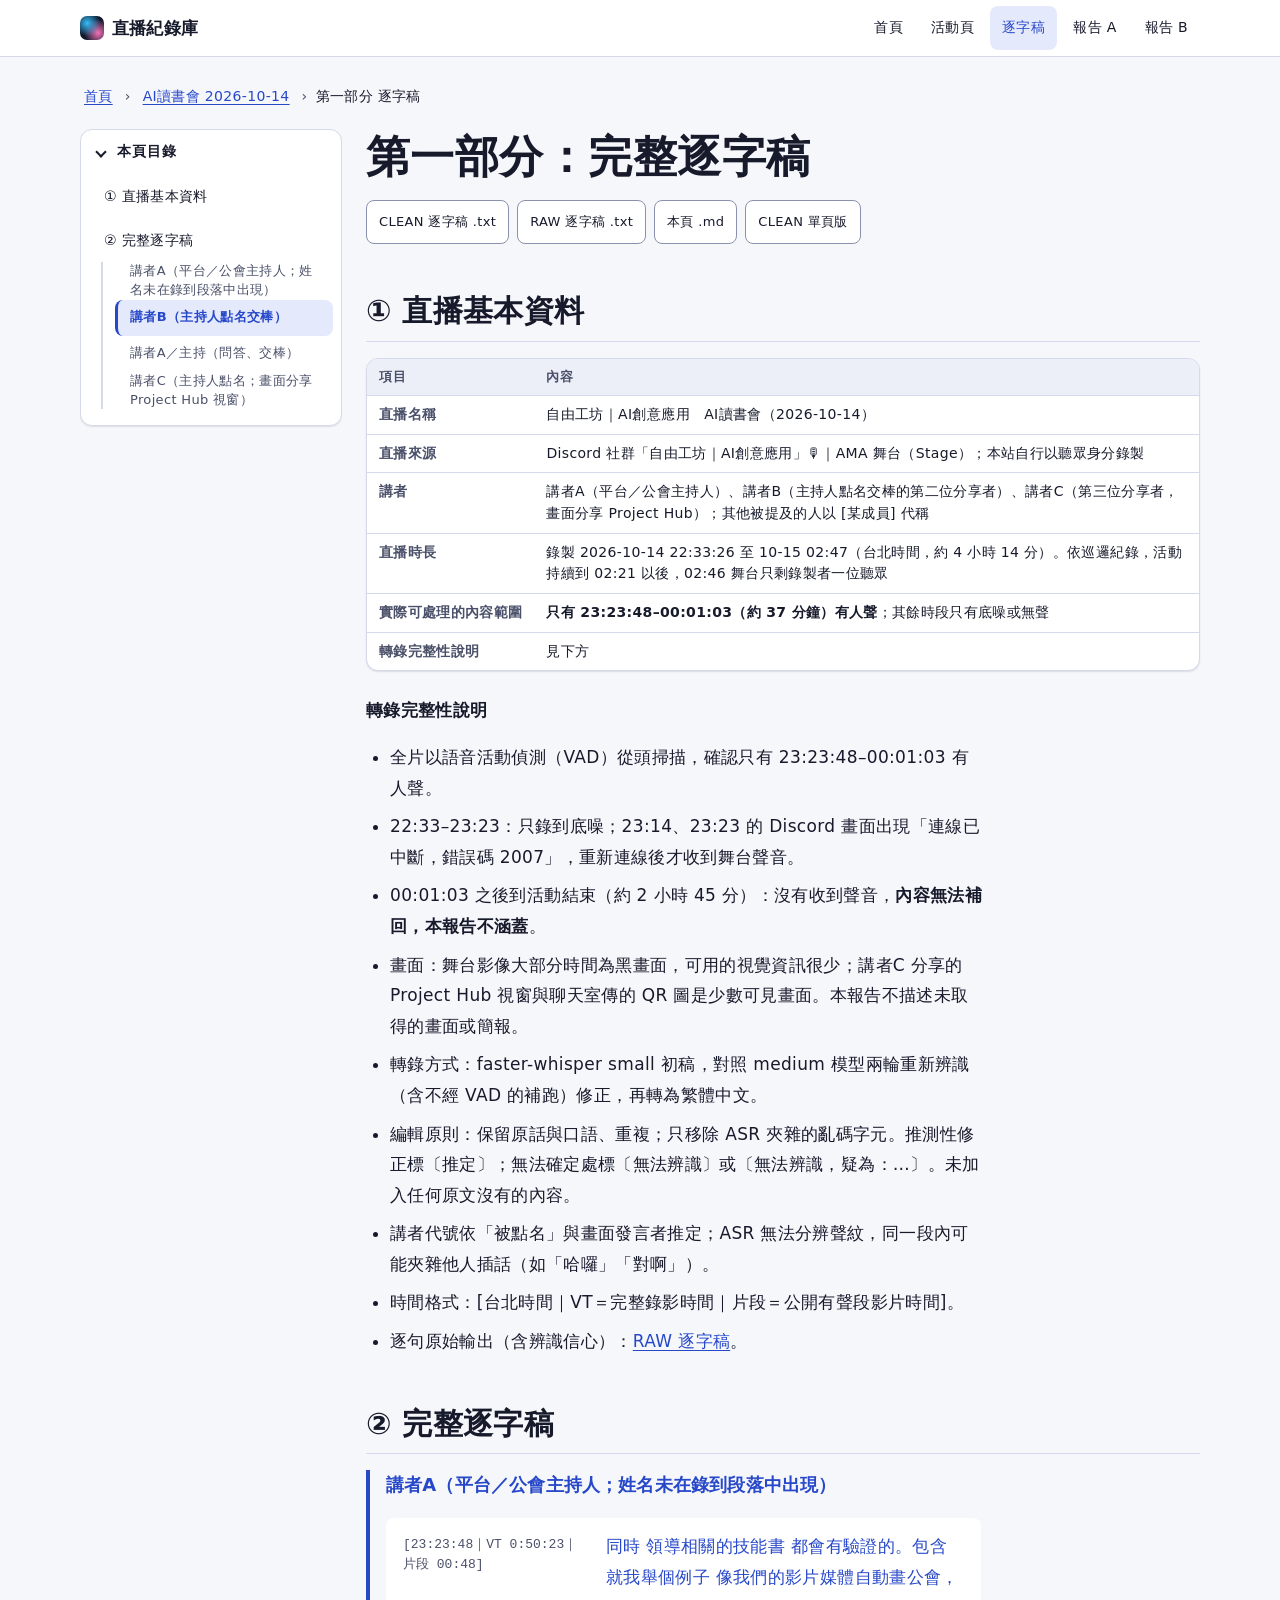
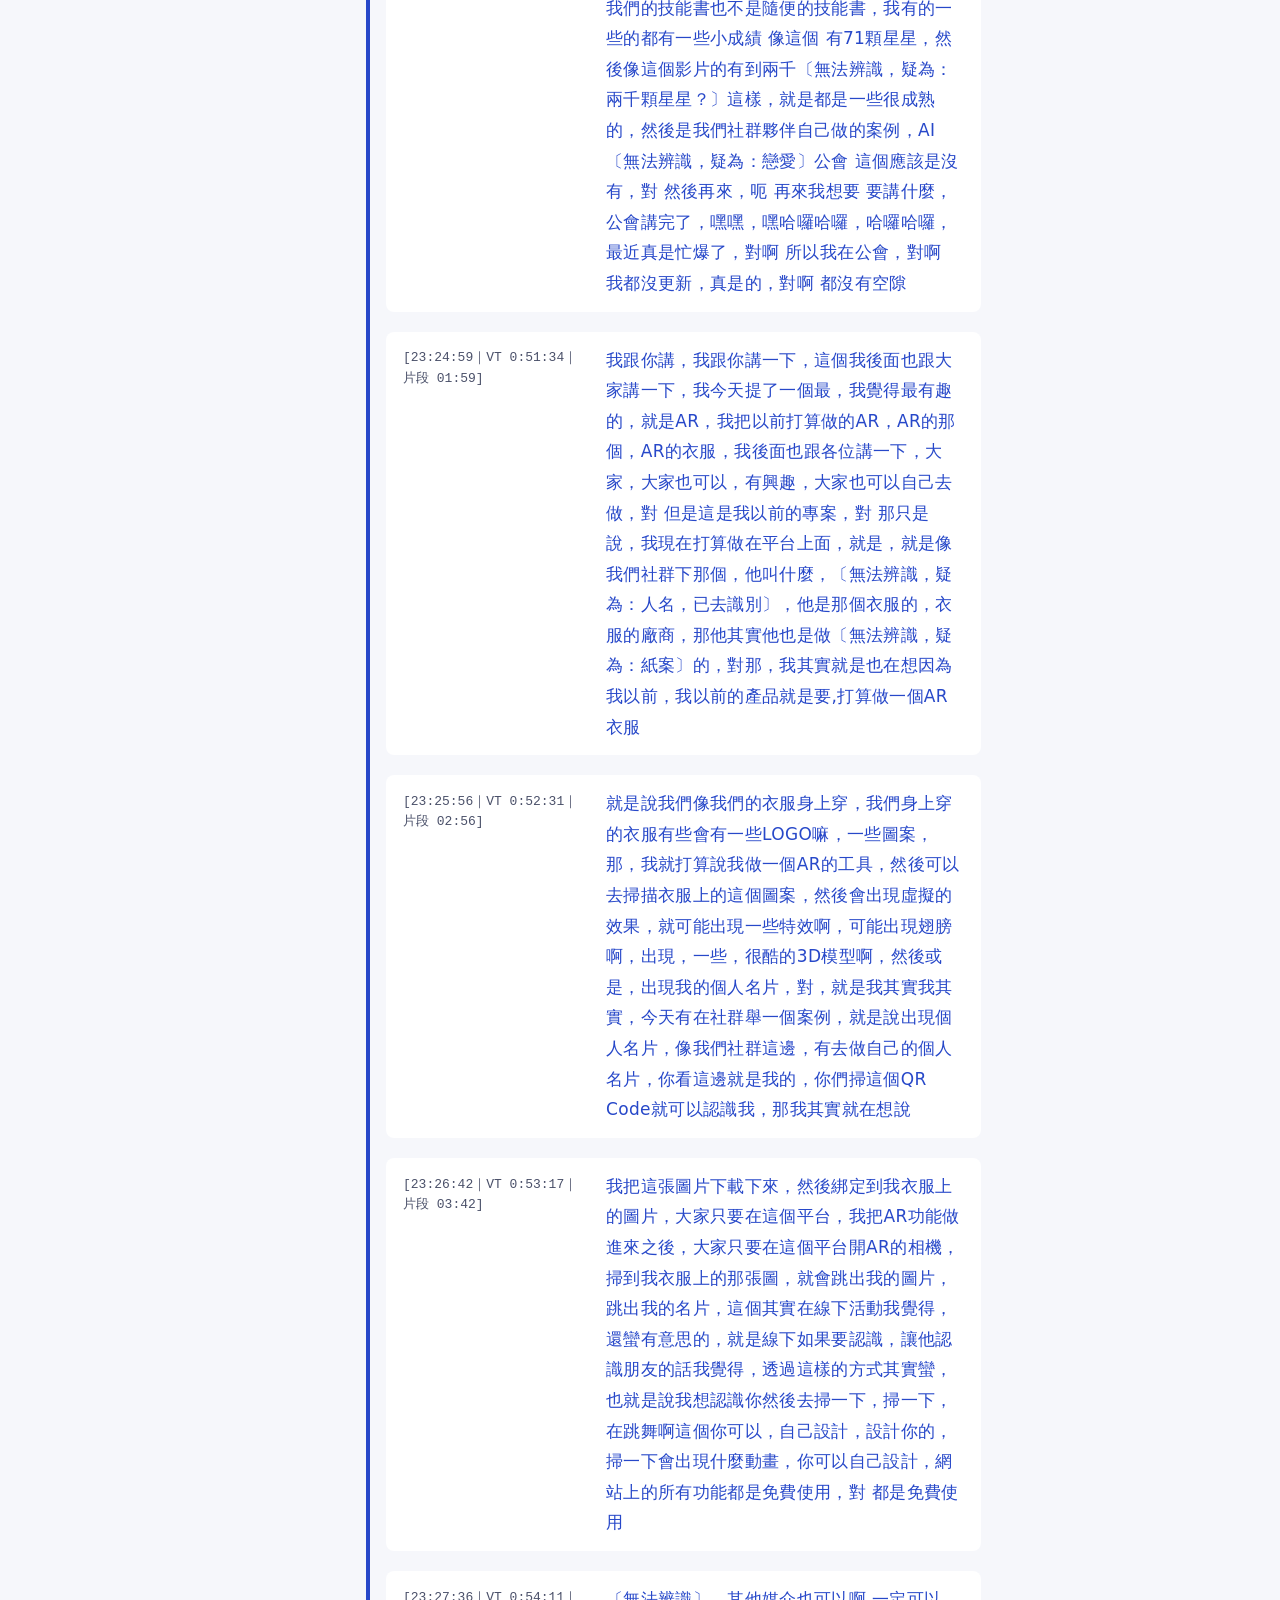
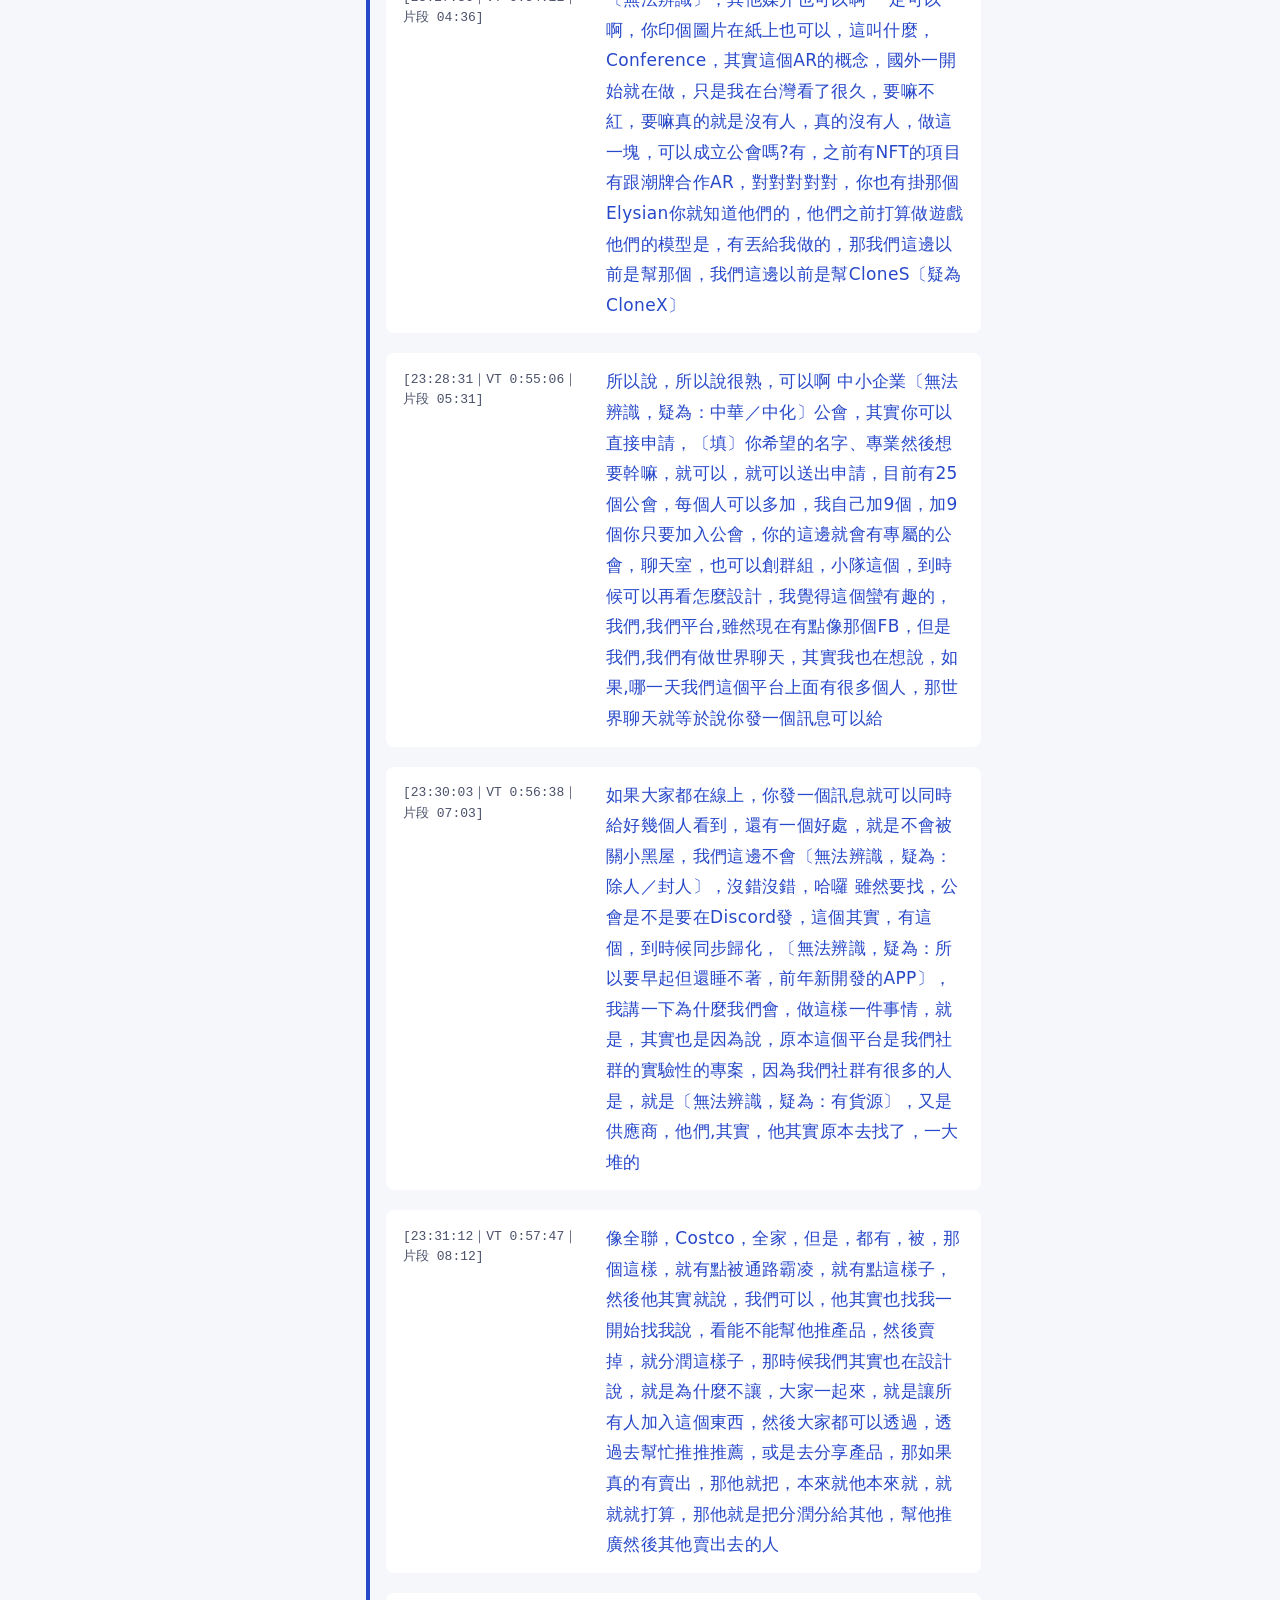
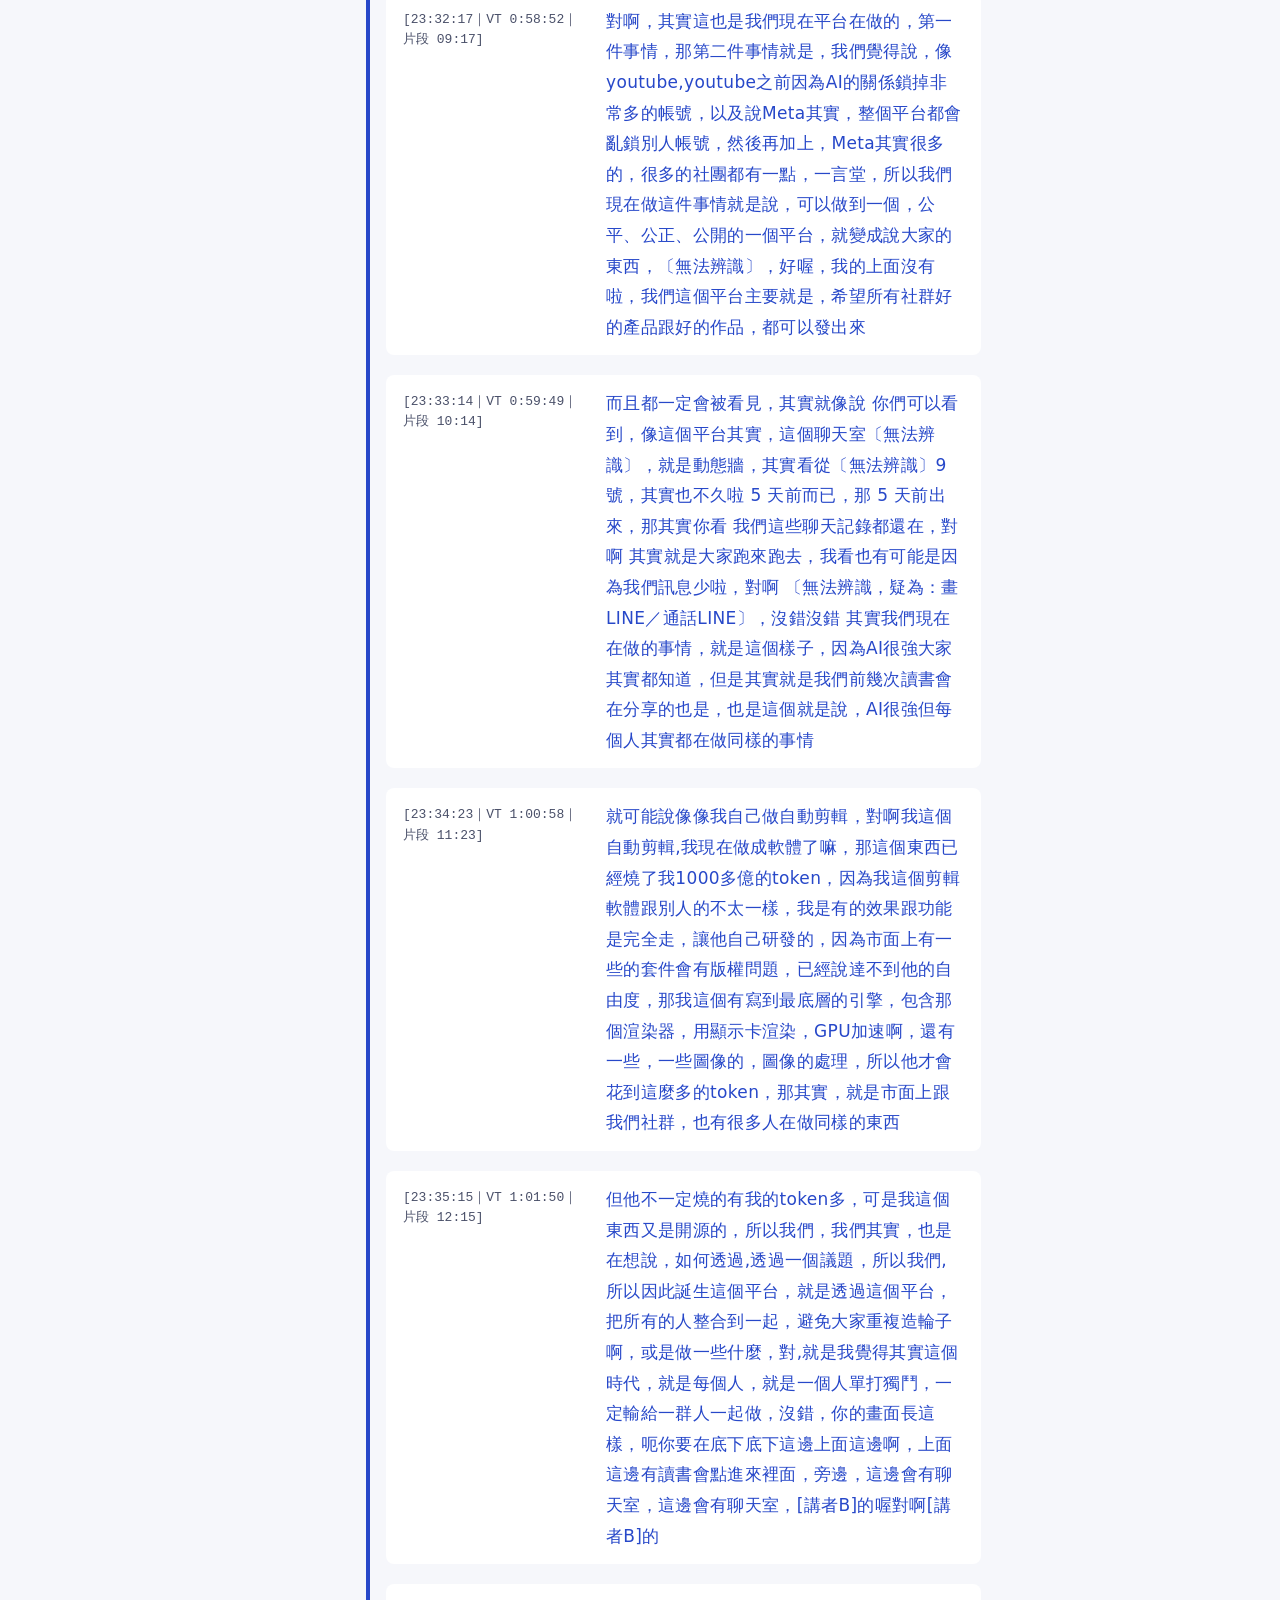
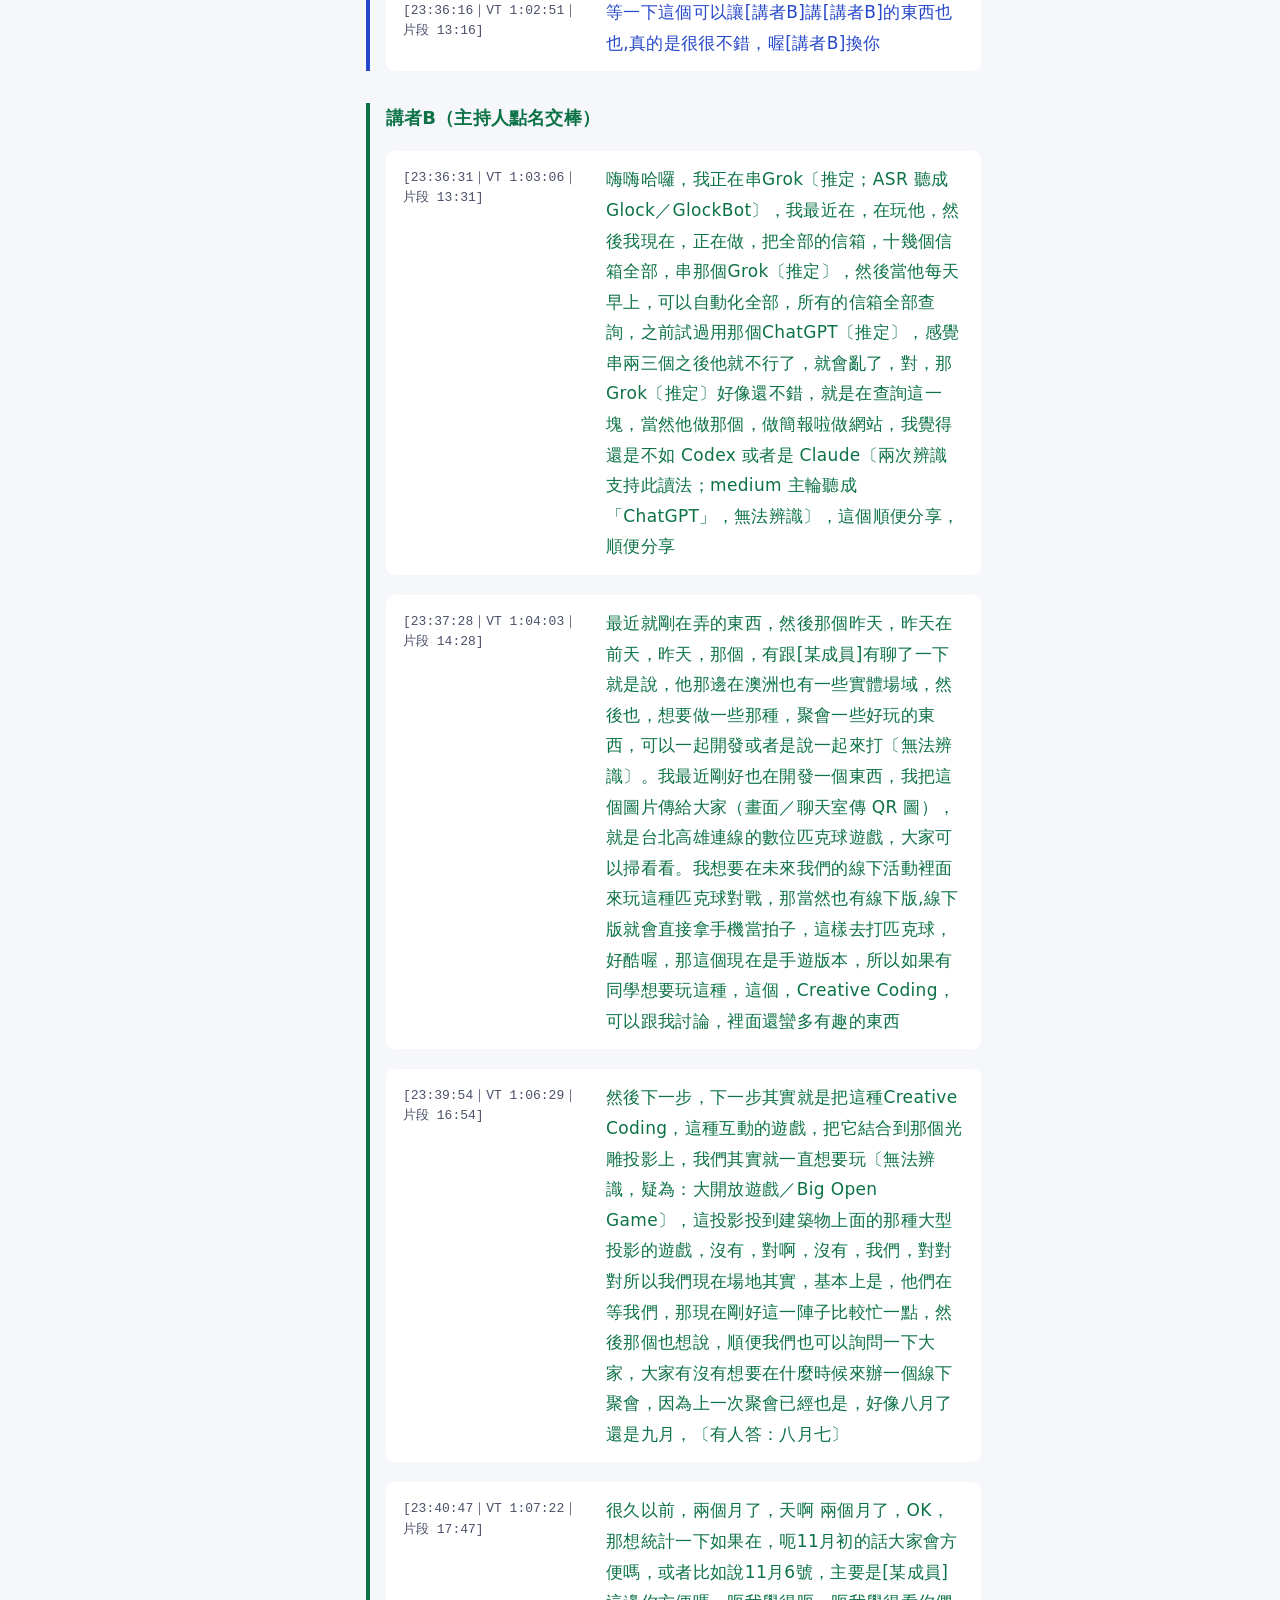
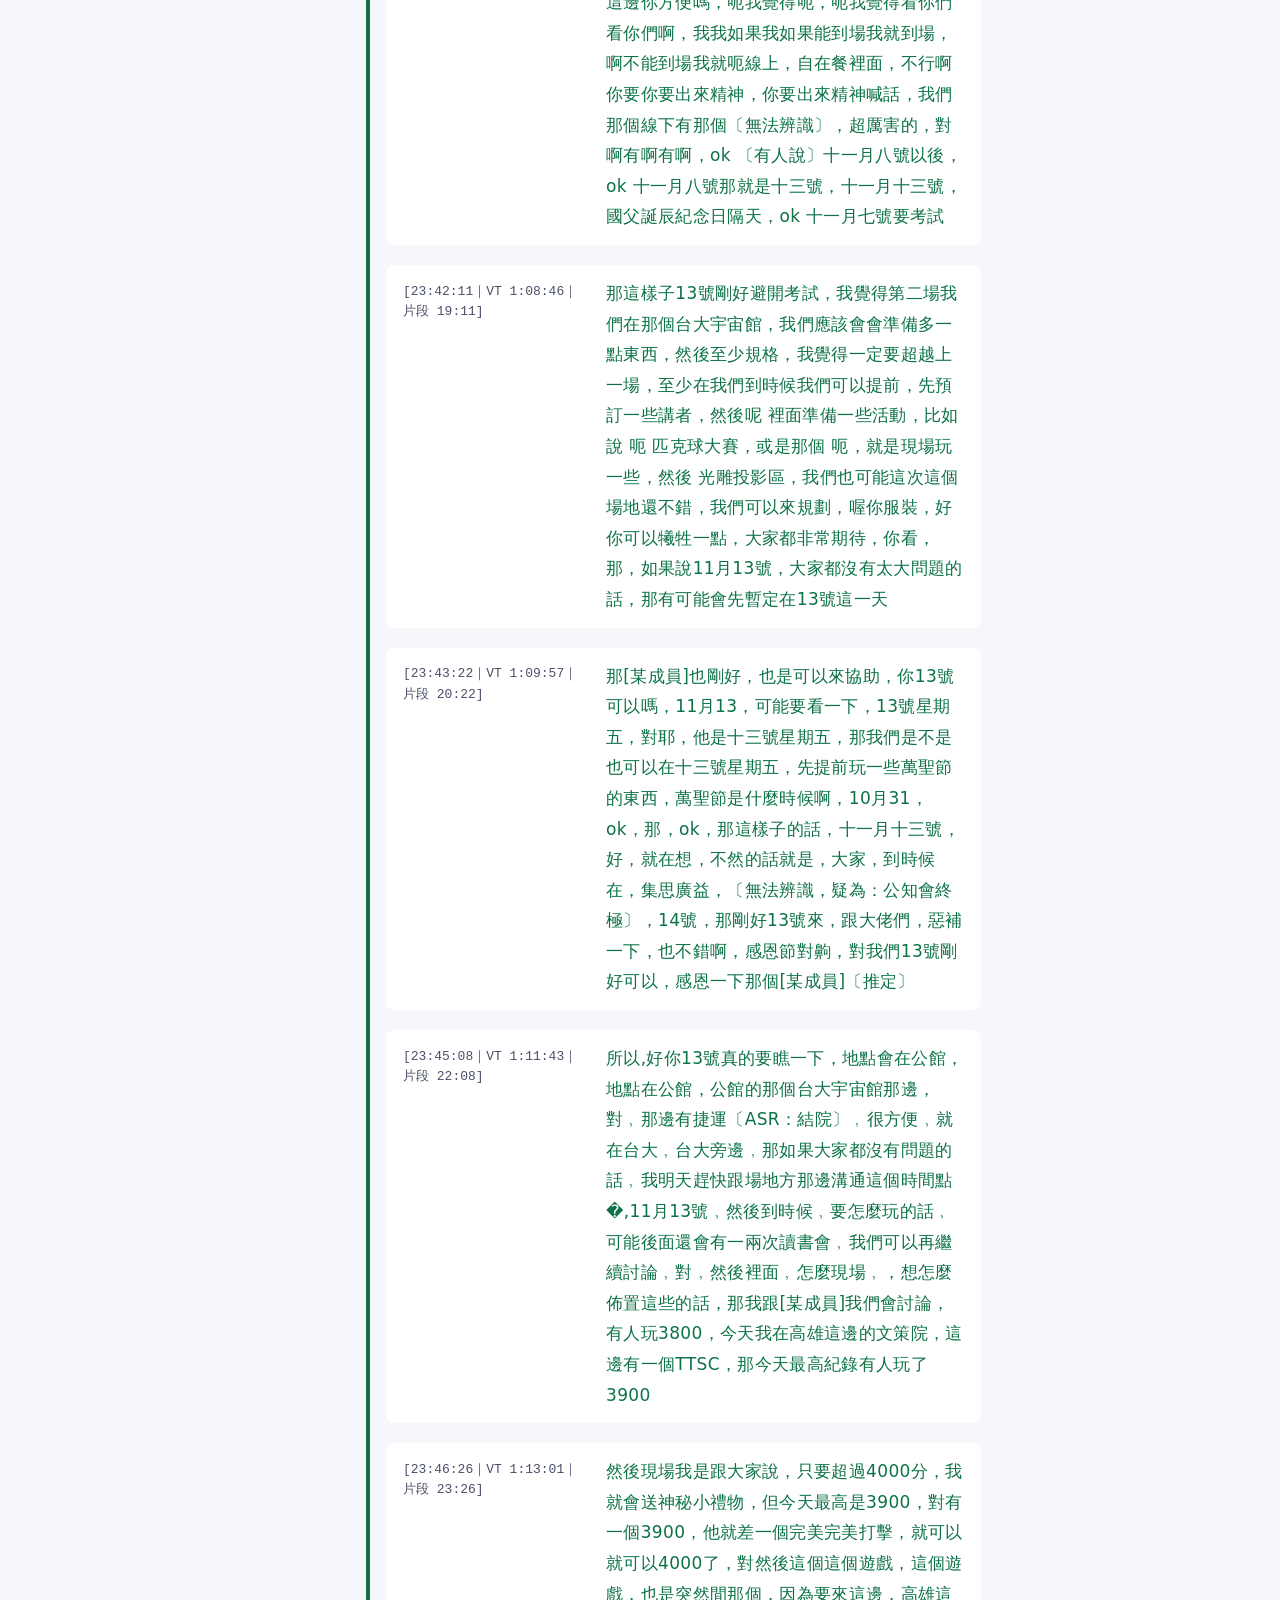
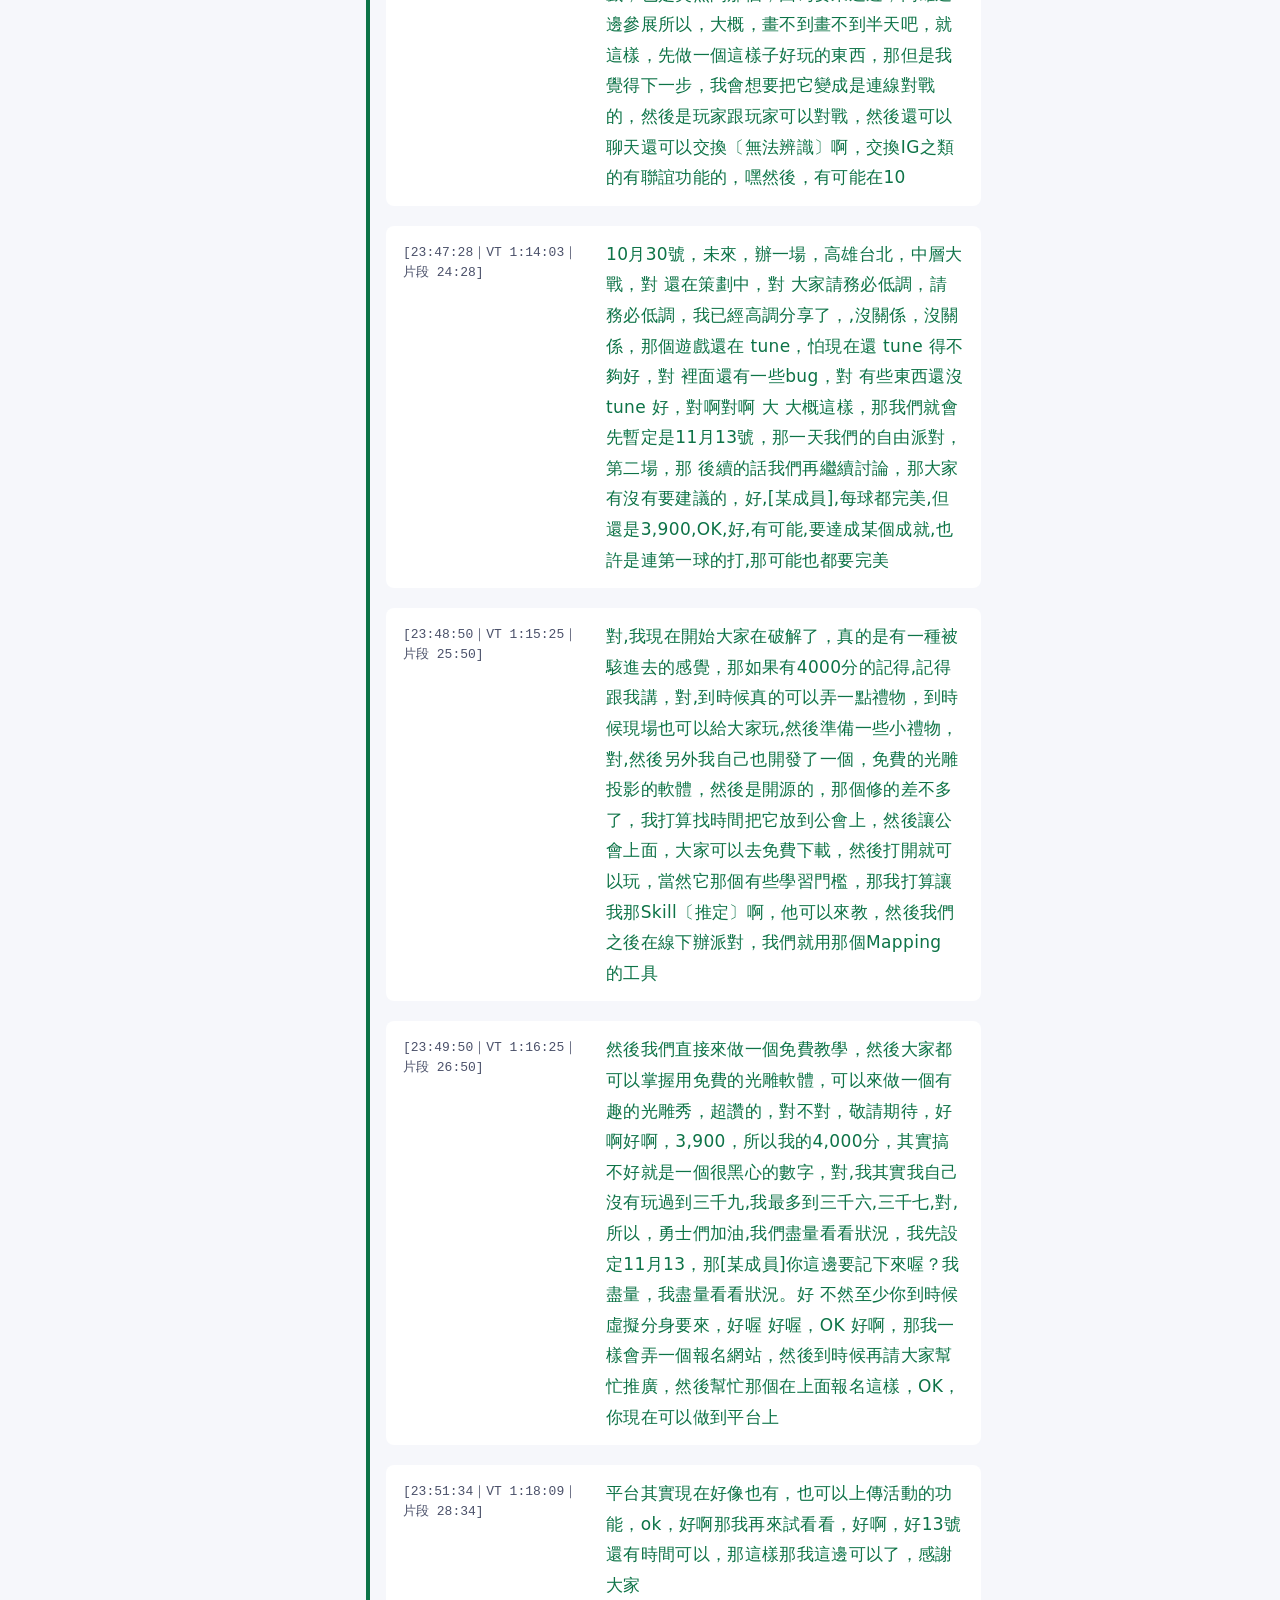
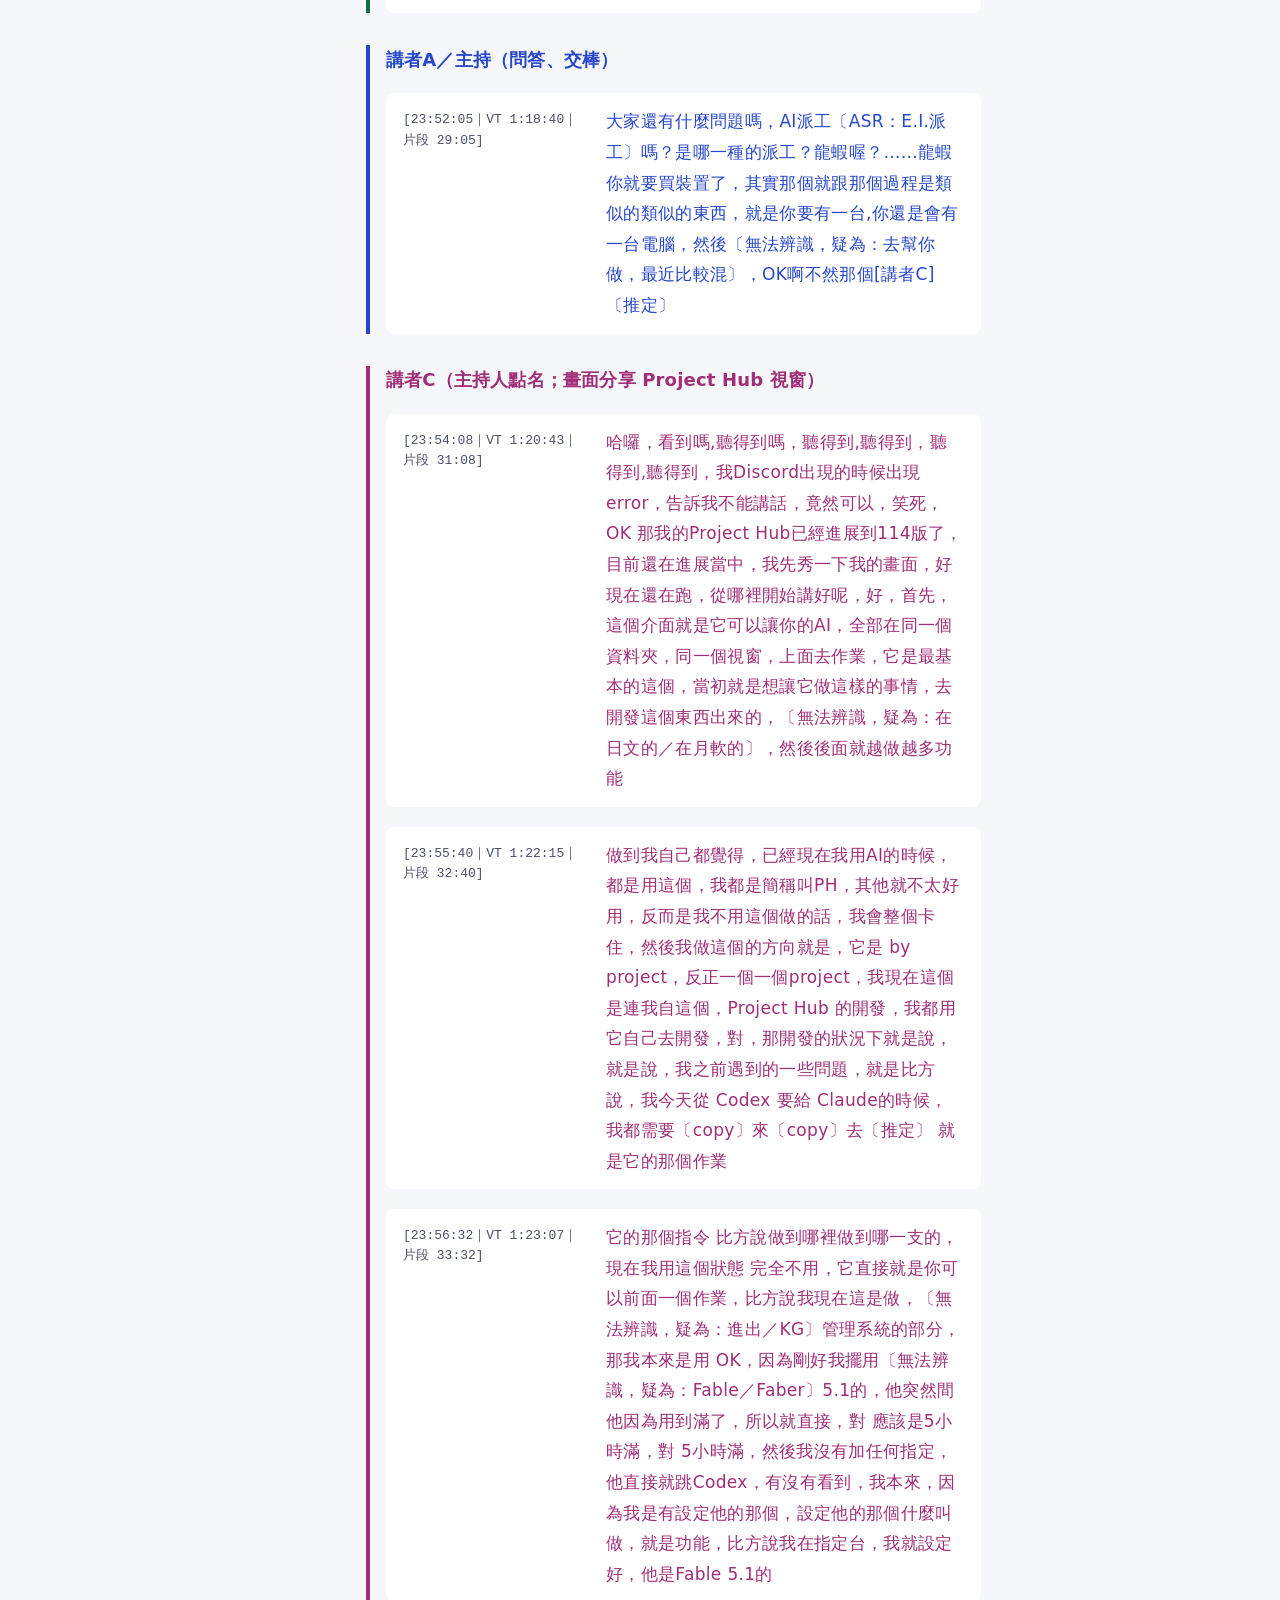
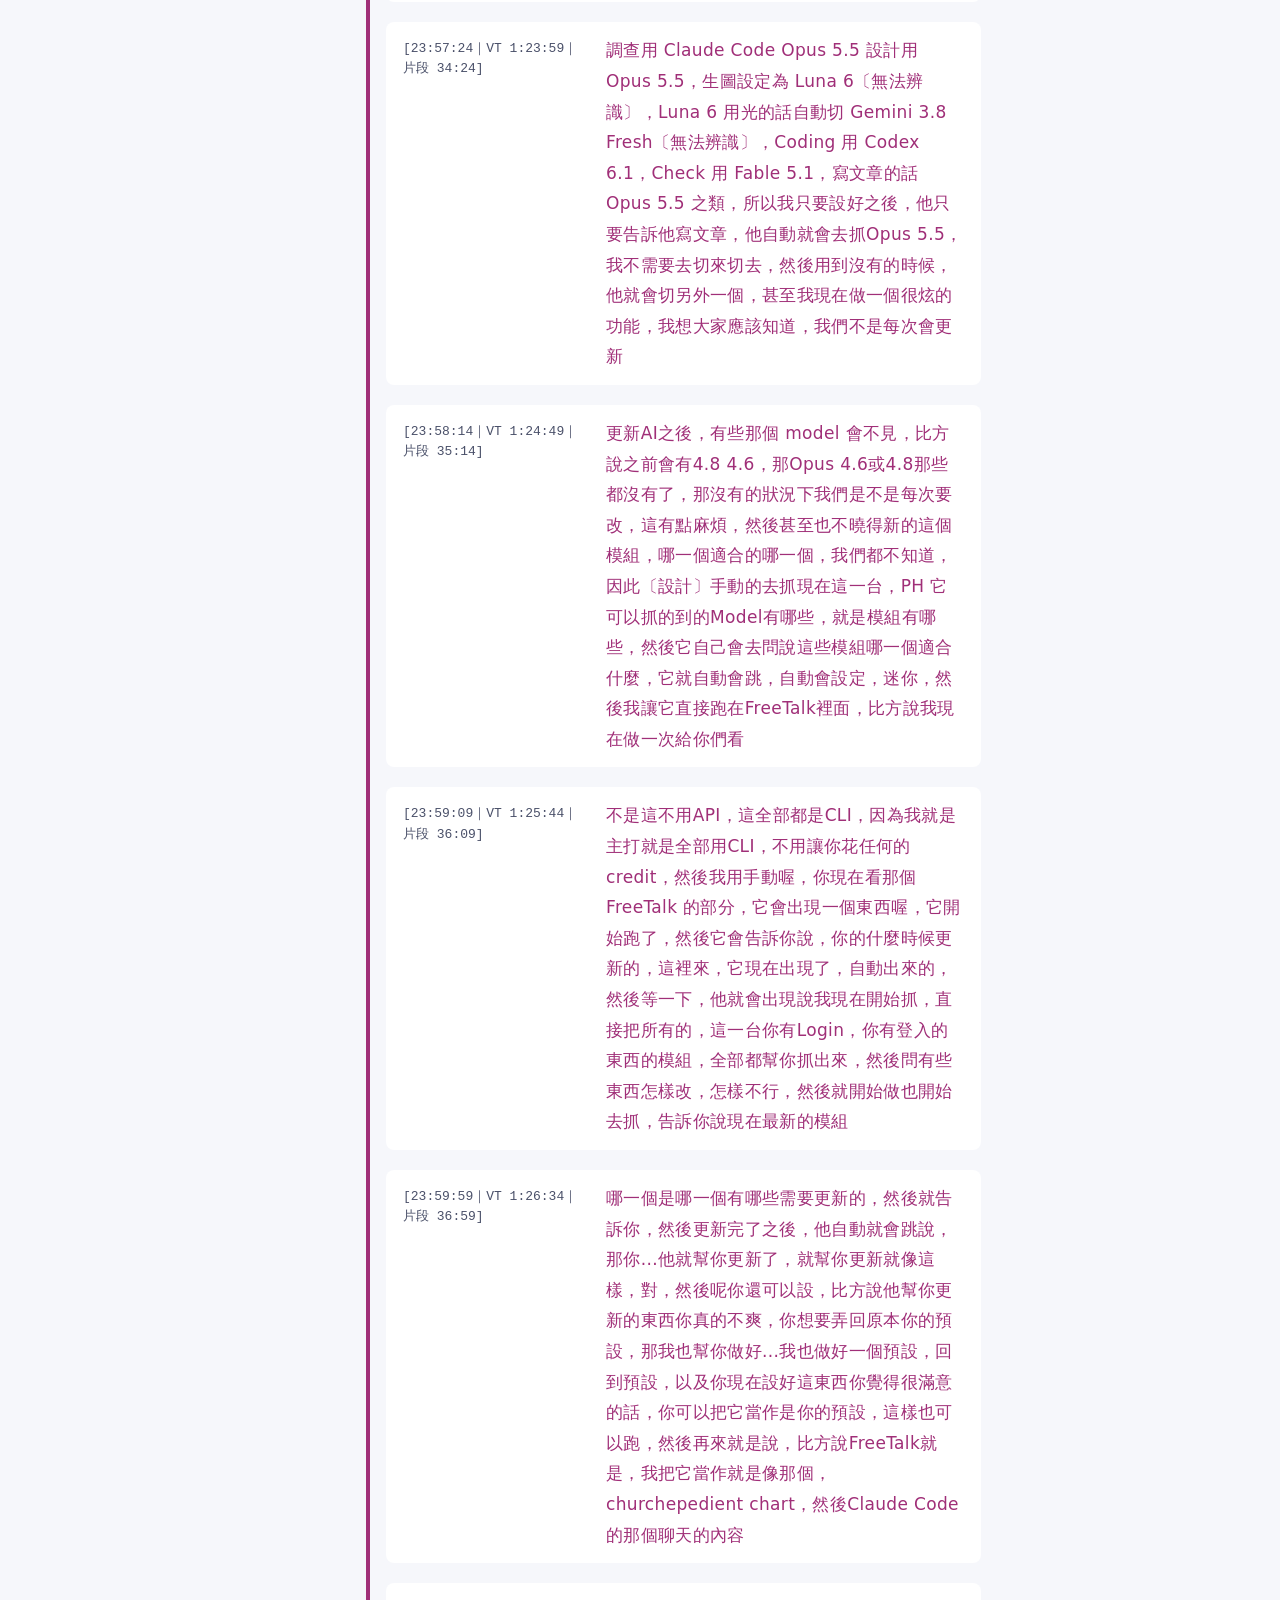
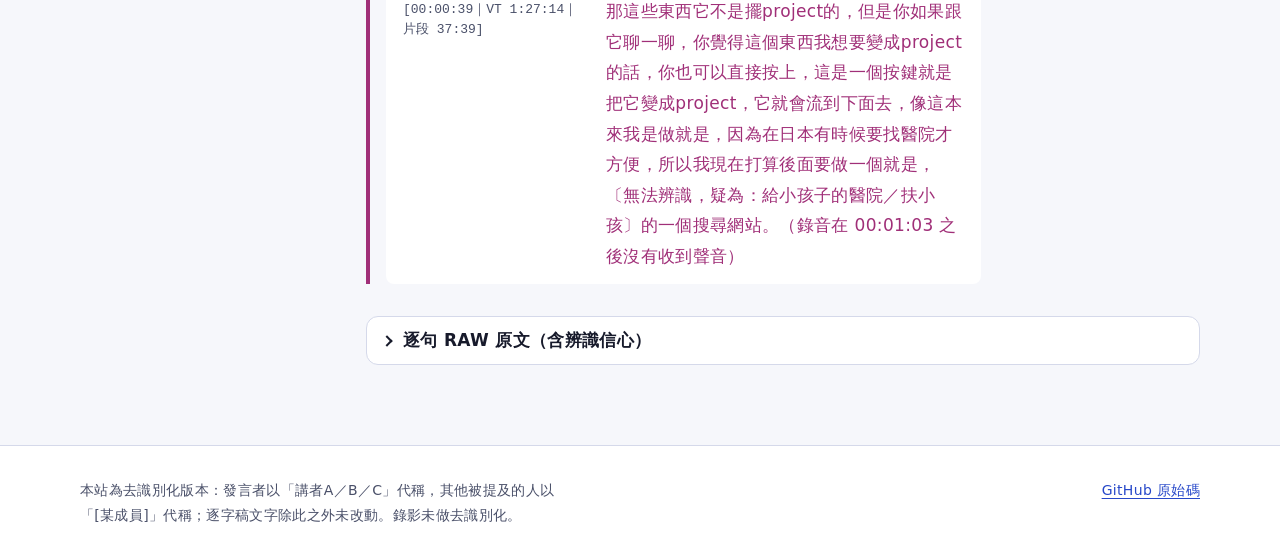
<file: docs/streams/2026-10-14-ai-reading-club/transcript-full.html>
<!doctype html>
<html lang="zh-Hant" class="no-js"><head><meta charset="utf-8"><meta name="viewport" content="width=device-width,initial-scale=1"><title>AI讀書會 2026-10-14｜第一部分：完整逐字稿</title><meta name="description" content="AI讀書會 2026-10-14 完整逐字稿（去識別化）"><meta name="color-scheme" content="light dark"><meta name="theme-color" content="#f6f7fb" media="(prefers-color-scheme: light)"><meta name="theme-color" content="#0c0f1d" media="(prefers-color-scheme: dark)"><link rel="icon" href="data:image/svg+xml,%3Csvg xmlns='http://www.w3.org/2000/svg' viewBox='0 0 32 32'%3E%3Crect width='32' height='32' rx='8' fill='%230f172a'/%3E%3Ccircle cx='11' cy='11' r='5' fill='%2338bdf8'/%3E%3Ccircle cx='22' cy='21' r='6' fill='%23f472b6'/%3E%3C/svg%3E"><script>document.documentElement.className="js"</script><link rel="stylesheet" href="../../style.css"></head><body><a class="skip" href="#main">跳到主要內容</a><header class="site-header"><div class="container"><a class="brand" href="../../index.html"><span class="brand-mark" aria-hidden="true"></span>直播紀錄庫</a><button type="button" class="btn btn-sm nav-toggle" aria-expanded="false" aria-controls="site-nav" hidden>選單</button><nav class="site-nav" id="site-nav" aria-label="主要導覽"><ul><li><a href="../../index.html">首頁</a></li><li><a href="index.html">活動頁</a></li><li><a href="transcript-full.html" aria-current="page">逐字稿</a></li><li><a href="report-a.html">報告 A</a></li><li><a href="report-b.html">報告 B</a></li></ul></nav></div></header><main id="main" class="page"><div class="container"><nav class="breadcrumb" aria-label="麵包屑"><ol><li><a href="../../index.html">首頁</a></li><li><a href="index.html">AI讀書會 2026-10-14</a></li><li><span aria-current="page">第一部分 逐字稿</span></li></ol></nav><div class="page-grid"><aside class="page-toc"><nav class="toc" aria-label="本頁目錄"><details open><summary>本頁目錄</summary><ol><li><a href="#h-1">① 直播基本資料</a></li><li><a href="#h-2">② 完整逐字稿</a><ol><li><a href="#h-3">講者A（平台／公會主持人；姓名未在錄到段落中出現）</a></li><li><a href="#h-4">講者B（主持人點名交棒）</a></li><li><a href="#h-5">講者A／主持（問答、交棒）</a></li><li><a href="#h-6">講者C（主持人點名；畫面分享 Project Hub 視窗）</a></li></ol></li></ol></details></nav></aside><div class="page-main"><article class="prose prose-wide"><h1 class="page-title">第一部分：完整逐字稿</h1><div class="btn-row" style="margin:var(--space-4) 0 var(--space-6)" role="group" aria-label="下載"><a class="btn btn-sm" href="files/CLEAN-transcript-deid.txt" download>CLEAN 逐字稿 .txt</a><a class="btn btn-sm" href="files/RAW-transcript-deid.txt" download>RAW 逐字稿 .txt</a><a class="btn btn-sm" href="transcript-full.md">本頁 .md</a><a class="btn btn-sm" href="transcript.html">CLEAN 單頁版</a></div>
<h2 id="h-1">① 直播基本資料<a aria-label="連結到「① 直播基本資料」" class="anchor" href="#h-1">#</a></h2>
<div aria-label="項目、內容（可橫向捲動）" class="table-wrap" role="region" tabindex="0"><table class="kv">
<thead>
<tr>
<th>項目</th>
<th>內容</th>
</tr>
</thead>
<tbody>
<tr>
<td data-label="項目">直播名稱</td>
<td data-label="內容">自由工坊｜AI創意應用　AI讀書會（2026-10-14）</td>
</tr>
<tr>
<td data-label="項目">直播來源</td>
<td data-label="內容">Discord 社群「自由工坊｜AI創意應用」🎙｜AMA 舞台（Stage）；本站自行以聽眾身分錄製</td>
</tr>
<tr>
<td data-label="項目">講者</td>
<td data-label="內容">講者A（平台／公會主持人）、講者B（主持人點名交棒的第二位分享者）、講者C（第三位分享者，畫面分享 Project Hub）；其他被提及的人以 [某成員] 代稱</td>
</tr>
<tr>
<td data-label="項目">直播時長</td>
<td data-label="內容">錄製 2026-10-14 22:33:26 至 10-15 02:47（台北時間，約 4 小時 14 分）。依巡邏紀錄，活動持續到 02:21 以後，02:46 舞台只剩錄製者一位聽眾</td>
</tr>
<tr>
<td data-label="項目">實際可處理的內容範圍</td>
<td data-label="內容"><strong>只有 23:23:48–00:01:03（約 37 分鐘）有人聲</strong>；其餘時段只有底噪或無聲</td>
</tr>
<tr>
<td data-label="項目">轉錄完整性說明</td>
<td data-label="內容">見下方</td>
</tr>
</tbody>
</table></div>
<p><strong>轉錄完整性說明</strong></p>
<ul>
<li>全片以語音活動偵測（VAD）從頭掃描，確認只有 23:23:48–00:01:03 有人聲。</li>
<li>22:33–23:23：只錄到底噪；23:14、23:23 的 Discord 畫面出現「連線已中斷，錯誤碼 2007」，重新連線後才收到舞台聲音。</li>
<li>00:01:03 之後到活動結束（約 2 小時 45 分）：沒有收到聲音，<strong>內容無法補回，本報告不涵蓋</strong>。</li>
<li>畫面：舞台影像大部分時間為黑畫面，可用的視覺資訊很少；講者C 分享的 Project Hub 視窗與聊天室傳的 QR 圖是少數可見畫面。本報告不描述未取得的畫面或簡報。</li>
<li>轉錄方式：faster-whisper small 初稿，對照 medium 模型兩輪重新辨識（含不經 VAD 的補跑）修正，再轉為繁體中文。</li>
<li>編輯原則：保留原話與口語、重複；只移除 ASR 夾雜的亂碼字元。推測性修正標〔推定〕；無法確定處標〔無法辨識〕或〔無法辨識，疑為：…〕。未加入任何原文沒有的內容。</li>
<li>講者代號依「被點名」與畫面發言者推定；ASR 無法分辨聲紋，同一段內可能夾雜他人插話（如「哈囉」「對啊」）。</li>
<li>時間格式：[台北時間｜VT＝完整錄影時間｜片段＝公開有聲段影片時間]。</li>
<li>逐句原始輸出（含辨識信心）：<a href="files/RAW-transcript-deid.txt">RAW 逐字稿</a>。</li>
</ul>
<h2 id="h-2">② 完整逐字稿<a aria-label="連結到「② 完整逐字稿」" class="anchor" href="#h-2">#</a></h2>
<section class="speaker spk-a"><h3 id="h-3">講者A（平台／公會主持人；姓名未在錄到段落中出現）<a aria-label="連結到「講者A（平台／公會主持人；姓名未在錄到段落中出現）」" class="anchor" href="#h-3">#</a></h3>
<p class="entry"><span class="ts">[23:23:48｜VT 0:50:23｜片段 00:48]</span> 同時 領導相關的技能書 都會有驗證的。包含 就我舉個例子 像我們的影片媒體自動畫公會，我們的技能書也不是隨便的技能書，我有的一些的都有一些小成績 像這個 有71顆星星，然後像這個影片的有到兩千〔無法辨識，疑為：兩千顆星星？〕這樣，就是都是一些很成熟的，然後是我們社群夥伴自己做的案例，AI〔無法辨識，疑為：戀愛〕公會 這個應該是沒有，對 然後再來，呃 再來我想要 要講什麼，公會講完了，嘿嘿，嘿哈囉哈囉，哈囉哈囉，最近真是忙爆了，對啊 所以我在公會，對啊 我都沒更新，真是的，對啊 都沒有空隙</p>
<p class="entry"><span class="ts">[23:24:59｜VT 0:51:34｜片段 01:59]</span> 我跟你講，我跟你講一下，這個我後面也跟大家講一下，我今天提了一個最，我覺得最有趣的，就是AR，我把以前打算做的AR，AR的那個，AR的衣服，我後面也跟各位講一下，大家，大家也可以，有興趣，大家也可以自己去做，對 但是這是我以前的專案，對 那只是說，我現在打算做在平台上面，就是，就是像我們社群下那個，他叫什麼，〔無法辨識，疑為：人名，已去識別〕，他是那個衣服的，衣服的廠商，那他其實他也是做〔無法辨識，疑為：紙案〕的，對那，我其實就是也在想因為我以前，我以前的產品就是要,打算做一個AR衣服</p>
<p class="entry"><span class="ts">[23:25:56｜VT 0:52:31｜片段 02:56]</span> 就是說我們像我們的衣服身上穿，我們身上穿的衣服有些會有一些LOGO嘛，一些圖案，那，我就打算說我做一個AR的工具，然後可以去掃描衣服上的這個圖案，然後會出現虛擬的效果，就可能出現一些特效啊，可能出現翅膀啊，出現，一些，很酷的3D模型啊，然後或是，出現我的個人名片，對，就是我其實我其實，今天有在社群舉一個案例，就是說出現個人名片，像我們社群這邊，有去做自己的個人名片，你看這邊就是我的，你們掃這個QR Code就可以認識我，那我其實就在想說</p>
<p class="entry"><span class="ts">[23:26:42｜VT 0:53:17｜片段 03:42]</span> 我把這張圖片下載下來，然後綁定到我衣服上的圖片，大家只要在這個平台，我把AR功能做進來之後，大家只要在這個平台開AR的相機，掃到我衣服上的那張圖，就會跳出我的圖片，跳出我的名片，這個其實在線下活動我覺得，還蠻有意思的，就是線下如果要認識，讓他認識朋友的話我覺得，透過這樣的方式其實蠻，也就是說我想認識你然後去掃一下，掃一下，在跳舞啊這個你可以，自己設計，設計你的，掃一下會出現什麼動畫，你可以自己設計，網站上的所有功能都是免費使用，對 都是免費使用</p>
<p class="entry"><span class="ts">[23:27:36｜VT 0:54:11｜片段 04:36]</span> 〔無法辨識〕，其他媒介也可以啊 一定可以啊，你印個圖片在紙上也可以，這叫什麼，Conference，其實這個AR的概念，國外一開始就在做，只是我在台灣看了很久，要嘛不紅，要嘛真的就是沒有人，真的沒有人，做這一塊，可以成立公會嗎?有，之前有NFT的項目有跟潮牌合作AR，對對對對對，你也有掛那個Elysian你就知道他們的，他們之前打算做遊戲他們的模型是，有丟給我做的，那我們這邊以前是幫那個，我們這邊以前是幫CloneS〔疑為 CloneX〕</p>
<p class="entry"><span class="ts">[23:28:31｜VT 0:55:06｜片段 05:31]</span> 所以說，所以說很熟，可以啊 中小企業〔無法辨識，疑為：中華／中化〕公會，其實你可以直接申請，〔填〕你希望的名字、專業然後想要幹嘛，就可以，就可以送出申請，目前有25個公會，每個人可以多加，我自己加9個，加9個你只要加入公會，你的這邊就會有專屬的公會，聊天室，也可以創群組，小隊這個，到時候可以再看怎麼設計，我覺得這個蠻有趣的，我們,我們平台,雖然現在有點像那個FB，但是我們,我們有做世界聊天，其實我也在想說，如果,哪一天我們這個平台上面有很多個人，那世界聊天就等於說你發一個訊息可以給</p>
<p class="entry"><span class="ts">[23:30:03｜VT 0:56:38｜片段 07:03]</span> 如果大家都在線上，你發一個訊息就可以同時給好幾個人看到，還有一個好處，就是不會被關小黑屋，我們這邊不會〔無法辨識，疑為：除人／封人〕，沒錯沒錯，哈囉 雖然要找，公會是不是要在Discord發，這個其實，有這個，到時候同步歸化，〔無法辨識，疑為：所以要早起但還睡不著，前年新開發的APP〕，我講一下為什麼我們會，做這樣一件事情，就是，其實也是因為說，原本這個平台是我們社群的實驗性的專案，因為我們社群有很多的人是，就是〔無法辨識，疑為：有貨源〕，又是供應商，他們,其實，他其實原本去找了，一大堆的</p>
<p class="entry"><span class="ts">[23:31:12｜VT 0:57:47｜片段 08:12]</span> 像全聯，Costco，全家，但是，都有，被，那個這樣，就有點被通路霸凌，就有點這樣子，然後他其實就說，我們可以，他其實也找我一開始找我說，看能不能幫他推產品，然後賣掉，就分潤這樣子，那時候我們其實也在設計說，就是為什麼不讓，大家一起來，就是讓所有人加入這個東西，然後大家都可以透過，透過去幫忙推推推薦，或是去分享產品，那如果真的有賣出，那他就把，本來就他本來就，就就就打算，那他就是把分潤分給其他，幫他推廣然後其他賣出去的人</p>
<p class="entry"><span class="ts">[23:32:17｜VT 0:58:52｜片段 09:17]</span> 對啊，其實這也是我們現在平台在做的，第一件事情，那第二件事情就是，我們覺得說，像youtube,youtube之前因為AI的關係鎖掉非常多的帳號，以及說Meta其實，整個平台都會亂鎖別人帳號，然後再加上，Meta其實很多的，很多的社團都有一點，一言堂，所以我們現在做這件事情就是說，可以做到一個，公平、公正、公開的一個平台，就變成說大家的東西，〔無法辨識〕，好喔，我的上面沒有啦，我們這個平台主要就是，希望所有社群好的產品跟好的作品，都可以發出來</p>
<p class="entry"><span class="ts">[23:33:14｜VT 0:59:49｜片段 10:14]</span> 而且都一定會被看見，其實就像說 你們可以看到，像這個平台其實，這個聊天室〔無法辨識〕，就是動態牆，其實看從〔無法辨識〕9 號，其實也不久啦 5 天前而已，那 5 天前出來，那其實你看 我們這些聊天記錄都還在，對啊 其實就是大家跑來跑去，我看也有可能是因為我們訊息少啦，對啊 〔無法辨識，疑為：畫LINE／通話LINE〕，沒錯沒錯 其實我們現在在做的事情，就是這個樣子，因為AI很強大家其實都知道，但是其實就是我們前幾次讀書會在分享的也是，也是這個就是說，AI很強但每個人其實都在做同樣的事情</p>
<p class="entry"><span class="ts">[23:34:23｜VT 1:00:58｜片段 11:23]</span> 就可能說像像我自己做自動剪輯，對啊我這個自動剪輯,我現在做成軟體了嘛，那這個東西已經燒了我1000多億的token，因為我這個剪輯軟體跟別人的不太一樣，我是有的效果跟功能是完全走，讓他自己研發的，因為市面上有一些的套件會有版權問題，已經說達不到他的自由度，那我這個有寫到最底層的引擎，包含那個渲染器，用顯示卡渲染，GPU加速啊，還有一些，一些圖像的，圖像的處理，所以他才會花到這麼多的token，那其實，就是市面上跟我們社群，也有很多人在做同樣的東西</p>
<p class="entry"><span class="ts">[23:35:15｜VT 1:01:50｜片段 12:15]</span> 但他不一定燒的有我的token多，可是我這個東西又是開源的，所以我們，我們其實，也是在想說，如何透過,透過一個議題，所以我們,所以因此誕生這個平台，就是透過這個平台，把所有的人整合到一起，避免大家重複造輪子啊，或是做一些什麼，對,就是我覺得其實這個時代，就是每個人，就是一個人單打獨鬥，一定輸給一群人一起做，沒錯，你的畫面長這樣，呃你要在底下底下這邊上面這邊啊，上面這邊有讀書會點進來裡面，旁邊，這邊會有聊天室，這邊會有聊天室，[講者B]的喔對啊[講者B]的</p>
<p class="entry"><span class="ts">[23:36:16｜VT 1:02:51｜片段 13:16]</span> 等一下這個可以讓[講者B]講[講者B]的東西也也,真的是很很不錯，喔[講者B]換你</p>
</section><section class="speaker spk-b"><h3 id="h-4">講者B（主持人點名交棒）<a aria-label="連結到「講者B（主持人點名交棒）」" class="anchor" href="#h-4">#</a></h3>
<p class="entry"><span class="ts">[23:36:31｜VT 1:03:06｜片段 13:31]</span> 嗨嗨哈囉，我正在串Grok〔推定；ASR 聽成 Glock／GlockBot〕，我最近在，在玩他，然後我現在，正在做，把全部的信箱，十幾個信箱全部，串那個Grok〔推定〕，然後當他每天早上，可以自動化全部，所有的信箱全部查詢，之前試過用那個ChatGPT〔推定〕，感覺串兩三個之後他就不行了，就會亂了，對，那Grok〔推定〕好像還不錯，就是在查詢這一塊，當然他做那個，做簡報啦做網站，我覺得還是不如 Codex 或者是 Claude〔兩次辨識支持此讀法；medium 主輪聽成「ChatGPT」，無法辨識〕，這個順便分享，順便分享</p>
<p class="entry"><span class="ts">[23:37:28｜VT 1:04:03｜片段 14:28]</span> 最近就剛在弄的東西，然後那個昨天，昨天在前天，昨天，那個，有跟[某成員]有聊了一下就是說，他那邊在澳洲也有一些實體場域，然後也，想要做一些那種，聚會一些好玩的東西，可以一起開發或者是說一起來打〔無法辨識〕。我最近剛好也在開發一個東西，我把這個圖片傳給大家（畫面／聊天室傳 QR 圖），就是台北高雄連線的數位匹克球遊戲，大家可以掃看看。我想要在未來我們的線下活動裡面來玩這種匹克球對戰，那當然也有線下版,線下版就會直接拿手機當拍子，這樣去打匹克球，好酷喔，那這個現在是手遊版本，所以如果有同學想要玩這種，這個，Creative Coding，可以跟我討論，裡面還蠻多有趣的東西</p>
<p class="entry"><span class="ts">[23:39:54｜VT 1:06:29｜片段 16:54]</span> 然後下一步，下一步其實就是把這種Creative Coding，這種互動的遊戲，把它結合到那個光雕投影上，我們其實就一直想要玩〔無法辨識，疑為：大開放遊戲／Big Open Game〕，這投影投到建築物上面的那種大型投影的遊戲，沒有，對啊，沒有，我們，對對對所以我們現在場地其實，基本上是，他們在等我們，那現在剛好這一陣子比較忙一點，然後那個也想說，順便我們也可以詢問一下大家，大家有沒有想要在什麼時候來辦一個線下聚會，因為上一次聚會已經也是，好像八月了還是九月，〔有人答：八月七〕</p>
<p class="entry"><span class="ts">[23:40:47｜VT 1:07:22｜片段 17:47]</span> 很久以前，兩個月了，天啊 兩個月了，OK，那想統計一下如果在，呃11月初的話大家會方便嗎，或者比如說11月6號，主要是[某成員]這邊你方便嗎，呃我覺得呃，呃我覺得看你們看你們啊，我我如果我如果能到場我就到場，啊不能到場我就呃線上，自在餐裡面，不行啊你要你要出來精神，你要出來精神喊話，我們那個線下有那個〔無法辨識〕，超厲害的，對啊有啊有啊，ok 〔有人說〕十一月八號以後，ok 十一月八號那就是十三號，十一月十三號，國父誕辰紀念日隔天，ok 十一月七號要考試</p>
<p class="entry"><span class="ts">[23:42:11｜VT 1:08:46｜片段 19:11]</span> 那這樣子13號剛好避開考試，我覺得第二場我們在那個台大宇宙館，我們應該會會準備多一點東西，然後至少規格，我覺得一定要超越上一場，至少在我們到時候我們可以提前，先預訂一些講者，然後呢 裡面準備一些活動，比如說 呃 匹克球大賽，或是那個 呃，就是現場玩一些，然後 光雕投影區，我們也可能這次這個場地還不錯，我們可以來規劃，喔你服裝，好你可以犧牲一點，大家都非常期待，你看，那，如果說11月13號，大家都沒有太大問題的話，那有可能會先暫定在13號這一天</p>
<p class="entry"><span class="ts">[23:43:22｜VT 1:09:57｜片段 20:22]</span> 那[某成員]也剛好，也是可以來協助，你13號可以嗎，11月13，可能要看一下，13號星期五，對耶，他是十三號星期五，那我們是不是也可以在十三號星期五，先提前玩一些萬聖節的東西，萬聖節是什麼時候啊，10月31，ok，那，ok，那這樣子的話，十一月十三號，好，就在想，不然的話就是，大家，到時候在，集思廣益，〔無法辨識，疑為：公知會終極〕，14號，那剛好13號來，跟大佬們，惡補一下，也不錯啊，感恩節對齁，對我們13號剛好可以，感恩一下那個[某成員]〔推定〕</p>
<p class="entry"><span class="ts">[23:45:08｜VT 1:11:43｜片段 22:08]</span> 所以,好你13號真的要瞧一下，地點會在公館，地點在公館，公館的那個台大宇宙館那邊，對﹐那邊有捷運〔ASR：結院〕﹐很方便﹐就在台大﹐台大旁邊﹐那如果大家都沒有問題的話﹐我明天趕快跟場地方那邊溝通這個時間點�,11月13號﹐然後到時候﹐要怎麼玩的話﹐可能後面還會有一兩次讀書會﹐我們可以再繼續討論﹐對﹐然後裡面﹐怎麼現場﹐，想怎麼佈置這些的話，那我跟[某成員]我們會討論，有人玩3800，今天我在高雄這邊的文策院，這邊有一個TTSC，那今天最高紀錄有人玩了3900</p>
<p class="entry"><span class="ts">[23:46:26｜VT 1:13:01｜片段 23:26]</span> 然後現場我是跟大家說，只要超過4000分，我就會送神秘小禮物，但今天最高是3900，對有一個3900，他就差一個完美完美打擊，就可以就可以4000了，對然後這個這個遊戲，這個遊戲，也是突然間那個，因為要來這邊，高雄這邊參展所以，大概，畫不到畫不到半天吧，就這樣，先做一個這樣子好玩的東西，那但是我覺得下一步，我會想要把它變成是連線對戰的，然後是玩家跟玩家可以對戰，然後還可以聊天還可以交換〔無法辨識〕啊，交換IG之類的有聯誼功能的，嘿然後，有可能在10</p>
<p class="entry"><span class="ts">[23:47:28｜VT 1:14:03｜片段 24:28]</span> 10月30號，未來，辦一場，高雄台北，中層大戰，對 還在策劃中，對 大家請務必低調，請務必低調，我已經高調分享了，,沒關係，沒關係，那個遊戲還在 tune，怕現在還 tune 得不夠好，對 裡面還有一些bug，對 有些東西還沒 tune 好，對啊對啊 大 大概這樣，那我們就會先暫定是11月13號，那一天我們的自由派對，第二場，那 後續的話我們再繼續討論，那大家有沒有要建議的，好,[某成員],每球都完美,但還是3,900,OK,好,有可能,要達成某個成就,也許是連第一球的打,那可能也都要完美</p>
<p class="entry"><span class="ts">[23:48:50｜VT 1:15:25｜片段 25:50]</span> 對,我現在開始大家在破解了，真的是有一種被駭進去的感覺，那如果有4000分的記得,記得跟我講，對,到時候真的可以弄一點禮物，到時候現場也可以給大家玩,然後準備一些小禮物，對,然後另外我自己也開發了一個，免費的光雕投影的軟體，然後是開源的，那個修的差不多了，我打算找時間把它放到公會上，然後讓公會上面，大家可以去免費下載，然後打開就可以玩，當然它那個有些學習門檻，那我打算讓我那Skill〔推定〕啊，他可以來教，然後我們之後在線下辦派對，我們就用那個Mapping 的工具</p>
<p class="entry"><span class="ts">[23:49:50｜VT 1:16:25｜片段 26:50]</span> 然後我們直接來做一個免費教學，然後大家都可以掌握用免費的光雕軟體，可以來做一個有趣的光雕秀，超讚的，對不對，敬請期待，好啊好啊，3,900，所以我的4,000分，其實搞不好就是一個很黑心的數字，對,我其實我自己沒有玩過到三千九,我最多到三千六,三千七,對,所以，勇士們加油,我們盡量看看狀況，我先設定11月13，那[某成員]你這邊要記下來喔？我盡量，我盡量看看狀況。好 不然至少你到時候虛擬分身要來，好喔 好喔，OK 好啊，那我一樣會弄一個報名網站，然後到時候再請大家幫忙推廣，然後幫忙那個在上面報名這樣，OK，你現在可以做到平台上</p>
<p class="entry"><span class="ts">[23:51:34｜VT 1:18:09｜片段 28:34]</span> 平台其實現在好像也有，也可以上傳活動的功能，ok，好啊那我再來試看看，好啊，好13號還有時間可以，那這樣那我這邊可以了，感謝大家</p>
</section><section class="speaker spk-a"><h3 id="h-5">講者A／主持（問答、交棒）<a aria-label="連結到「講者A／主持（問答、交棒）」" class="anchor" href="#h-5">#</a></h3>
<p class="entry"><span class="ts">[23:52:05｜VT 1:18:40｜片段 29:05]</span> 大家還有什麼問題嗎，AI派工〔ASR：E.I.派工〕嗎？是哪一種的派工？龍蝦喔？……龍蝦你就要買裝置了，其實那個就跟那個過程是類似的類似的東西，就是你要有一台,你還是會有一台電腦，然後〔無法辨識，疑為：去幫你做，最近比較混〕，OK啊不然那個[講者C]〔推定〕</p>
</section><section class="speaker spk-c"><h3 id="h-6">講者C（主持人點名；畫面分享 Project Hub 視窗）<a aria-label="連結到「講者C（主持人點名；畫面分享 Project Hub 視窗）」" class="anchor" href="#h-6">#</a></h3>
<p class="entry"><span class="ts">[23:54:08｜VT 1:20:43｜片段 31:08]</span> 哈囉，看到嗎,聽得到嗎，聽得到,聽得到，聽得到,聽得到，我Discord出現的時候出現 error，告訴我不能講話，竟然可以，笑死，OK 那我的Project Hub已經進展到114版了，目前還在進展當中，我先秀一下我的畫面，好 現在還在跑，從哪裡開始講好呢，好，首先，這個介面就是它可以讓你的AI，全部在同一個資料夾，同一個視窗，上面去作業，它是最基本的這個，當初就是想讓它做這樣的事情，去開發這個東西出來的，〔無法辨識，疑為：在日文的／在月軟的〕，然後後面就越做越多功能</p>
<p class="entry"><span class="ts">[23:55:40｜VT 1:22:15｜片段 32:40]</span> 做到我自己都覺得，已經現在我用AI的時候，都是用這個，我都是簡稱叫PH，其他就不太好用，反而是我不用這個做的話，我會整個卡住，然後我做這個的方向就是，它是 by project，反正一個一個project，我現在這個是連我自這個，Project Hub 的開發，我都用它自己去開發，對，那開發的狀況下就是說，就是說，我之前遇到的一些問題，就是比方說，我今天從 Codex 要給 Claude的時候，我都需要〔copy〕來〔copy〕去〔推定〕 就是它的那個作業</p>
<p class="entry"><span class="ts">[23:56:32｜VT 1:23:07｜片段 33:32]</span> 它的那個指令 比方說做到哪裡做到哪一支的，現在我用這個狀態 完全不用，它直接就是你可以前面一個作業，比方說我現在這是做，〔無法辨識，疑為：進出／KG〕管理系統的部分，那我本來是用 OK，因為剛好我擺用〔無法辨識，疑為：Fable／Faber〕5.1的，他突然間他因為用到滿了，所以就直接，對 應該是5小時滿，對 5小時滿，然後我沒有加任何指定，他直接就跳Codex，有沒有看到，我本來，因為我是有設定他的那個，設定他的那個什麼叫做，就是功能，比方說我在指定台，我就設定好，他是Fable 5.1的</p>
<p class="entry"><span class="ts">[23:57:24｜VT 1:23:59｜片段 34:24]</span> 調查用 Claude Code Opus 5.5 設計用 Opus 5.5，生圖設定為 Luna 6〔無法辨識〕，Luna 6 用光的話自動切 Gemini 3.8 Fresh〔無法辨識〕，Coding 用 Codex 6.1，Check 用 Fable 5.1，寫文章的話 Opus 5.5 之類，所以我只要設好之後，他只要告訴他寫文章，他自動就會去抓Opus 5.5，我不需要去切來切去，然後用到沒有的時候，他就會切另外一個，甚至我現在做一個很炫的功能，我想大家應該知道，我們不是每次會更新</p>
<p class="entry"><span class="ts">[23:58:14｜VT 1:24:49｜片段 35:14]</span> 更新AI之後，有些那個 model 會不見，比方說之前會有4.8 4.6，那Opus 4.6或4.8那些都沒有了，那沒有的狀況下我們是不是每次要改，這有點麻煩，然後甚至也不曉得新的這個模組，哪一個適合的哪一個，我們都不知道，因此〔設計〕手動的去抓現在這一台，PH 它可以抓的到的Model有哪些，就是模組有哪些，然後它自己會去問說這些模組哪一個適合什麼，它就自動會跳，自動會設定，迷你，然後我讓它直接跑在FreeTalk裡面，比方說我現在做一次給你們看</p>
<p class="entry"><span class="ts">[23:59:09｜VT 1:25:44｜片段 36:09]</span> 不是這不用API，這全部都是CLI，因為我就是主打就是全部用CLI，不用讓你花任何的credit，然後我用手動喔，你現在看那個 FreeTalk 的部分，它會出現一個東西喔，它開始跑了，然後它會告訴你說，你的什麼時候更新的，這裡來，它現在出現了，自動出來的，然後等一下，他就會出現說我現在開始抓，直接把所有的，這一台你有Login，你有登入的東西的模組，全部都幫你抓出來，然後問有些東西怎樣改，怎樣不行，然後就開始做也開始去抓，告訴你說現在最新的模組</p>
<p class="entry"><span class="ts">[23:59:59｜VT 1:26:34｜片段 36:59]</span> 哪一個是哪一個有哪些需要更新的，然後就告訴你，然後更新完了之後，他自動就會跳說，那你...他就幫你更新了，就幫你更新就像這樣，對，然後呢你還可以設，比方說他幫你更新的東西你真的不爽，你想要弄回原本你的預設，那我也幫你做好...我也做好一個預設，回到預設，以及你現在設好這東西你覺得很滿意的話，你可以把它當作是你的預設，這樣也可以跑，然後再來就是說，比方說FreeTalk就是，我把它當作就是像那個，churchepedient chart，然後Claude Code的那個聊天的內容</p>
<p class="entry"><span class="ts">[00:00:39｜VT 1:27:14｜片段 37:39]</span> 那這些東西它不是擺project的，但是你如果跟它聊一聊，你覺得這個東西我想要變成project的話，你也可以直接按上，這是一個按鍵就是把它變成project，它就會流到下面去，像這本來我是做就是，因為在日本有時候要找醫院才方便，所以我現在打算後面要做一個就是，〔無法辨識，疑為：給小孩子的醫院／扶小孩〕的一個搜尋網站。（錄音在 00:01:03 之後沒有收到聲音）</p></section><details data-src="files/RAW-transcript-deid.txt"><summary>逐句 RAW 原文（含辨識信心）</summary><div class="raw-box" aria-live="polite"><p class="caption">展開後才載入（約 52KB）。</p></div></details></article></div></div></div></main><footer class="site-footer"><div class="container"><p>本站為去識別化版本：發言者以「講者A／B／C」代稱，其他被提及的人以「[某成員]」代稱；逐字稿文字除此之外未改動。錄影未做去識別化。</p><p><a href="https://github.com/yung13yubabie/livestream-archive">GitHub 原始碼</a></p></div></footer><script src="../../one-video.js"></script><script src="../../site.js"></script></body></html>
</file>
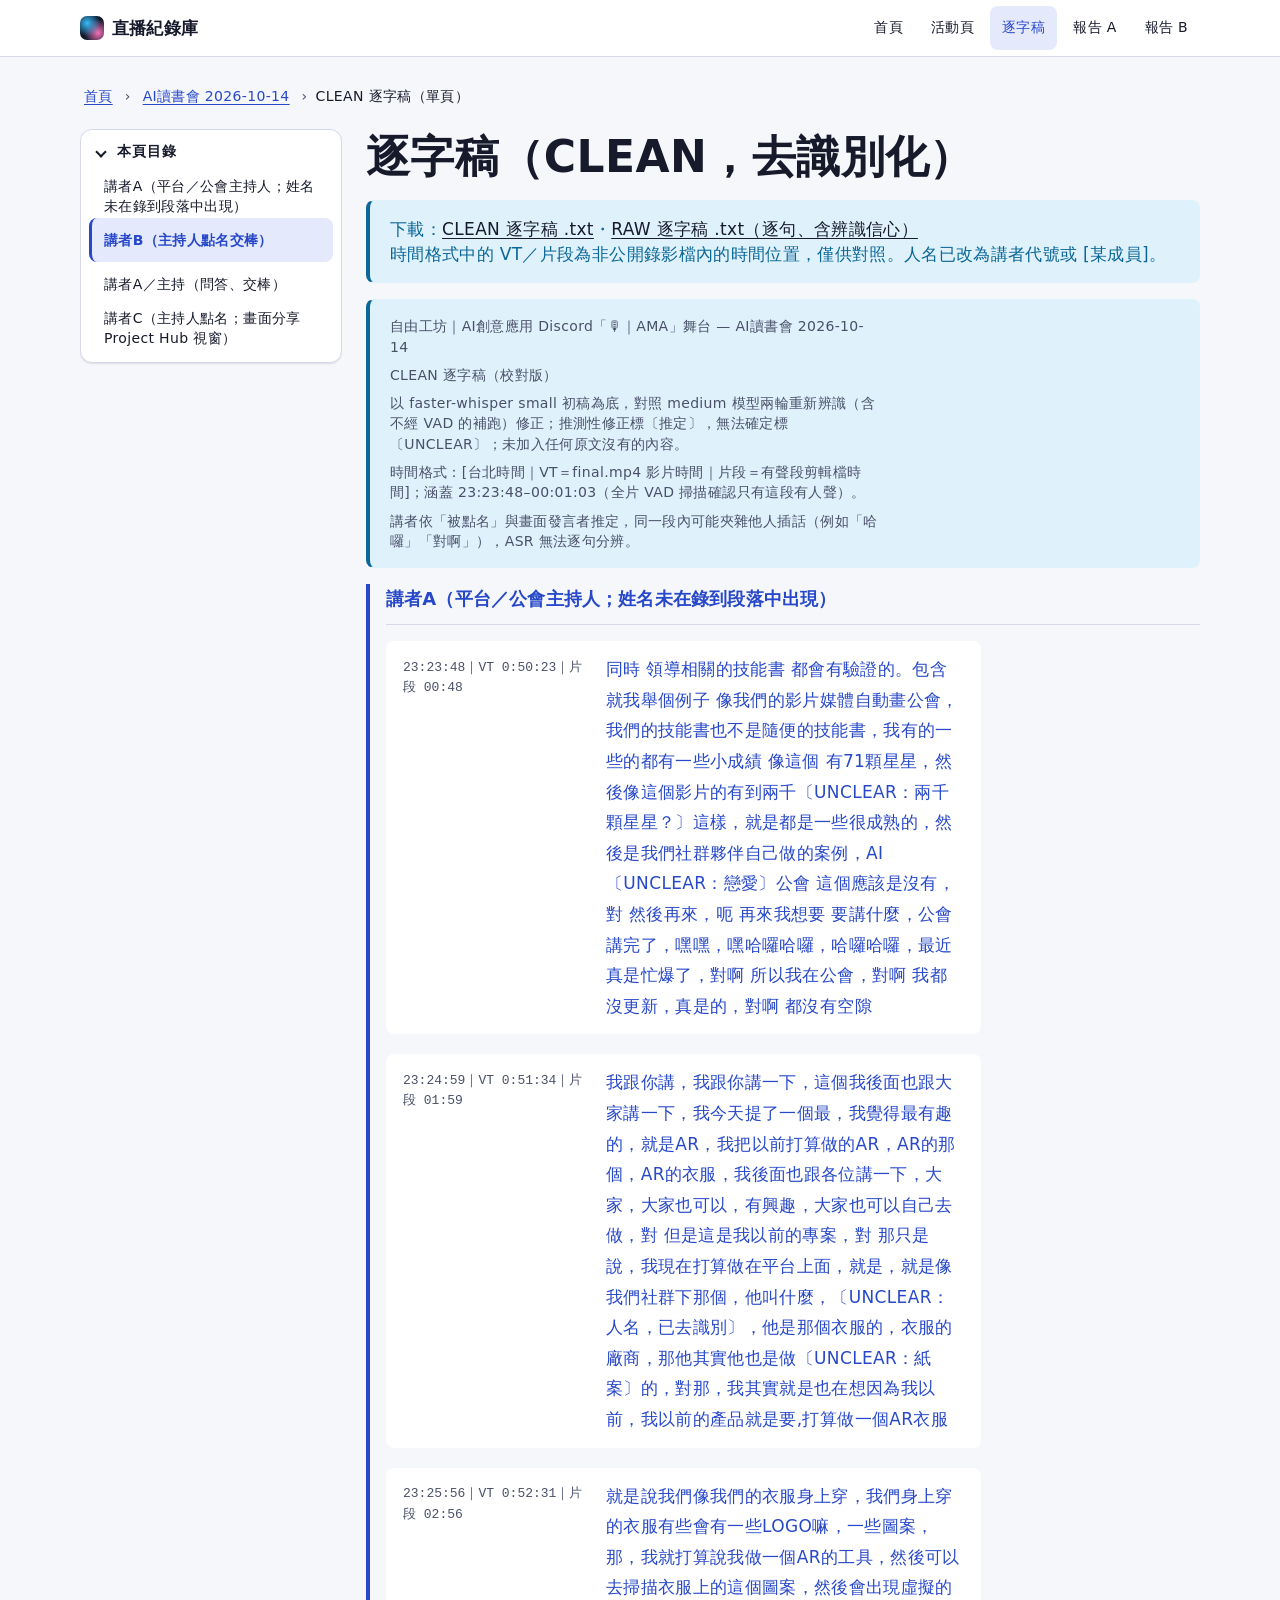
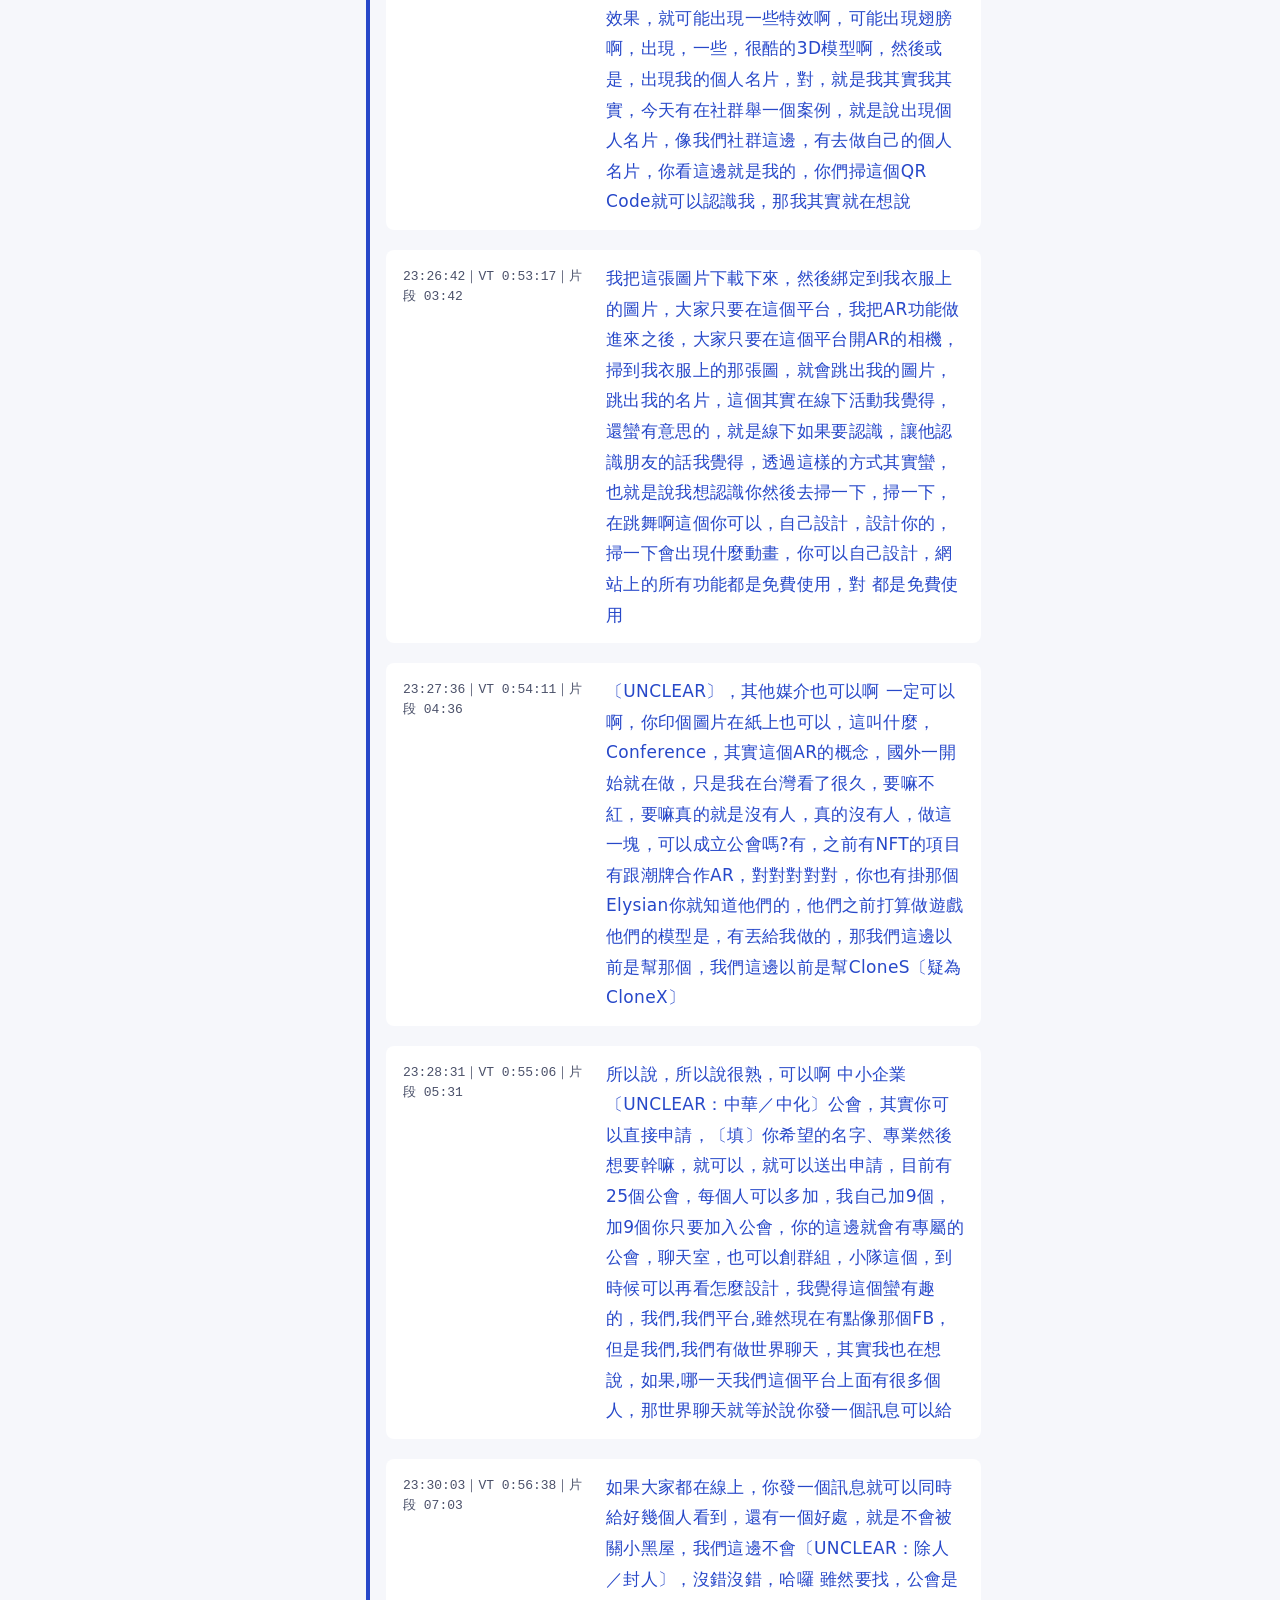
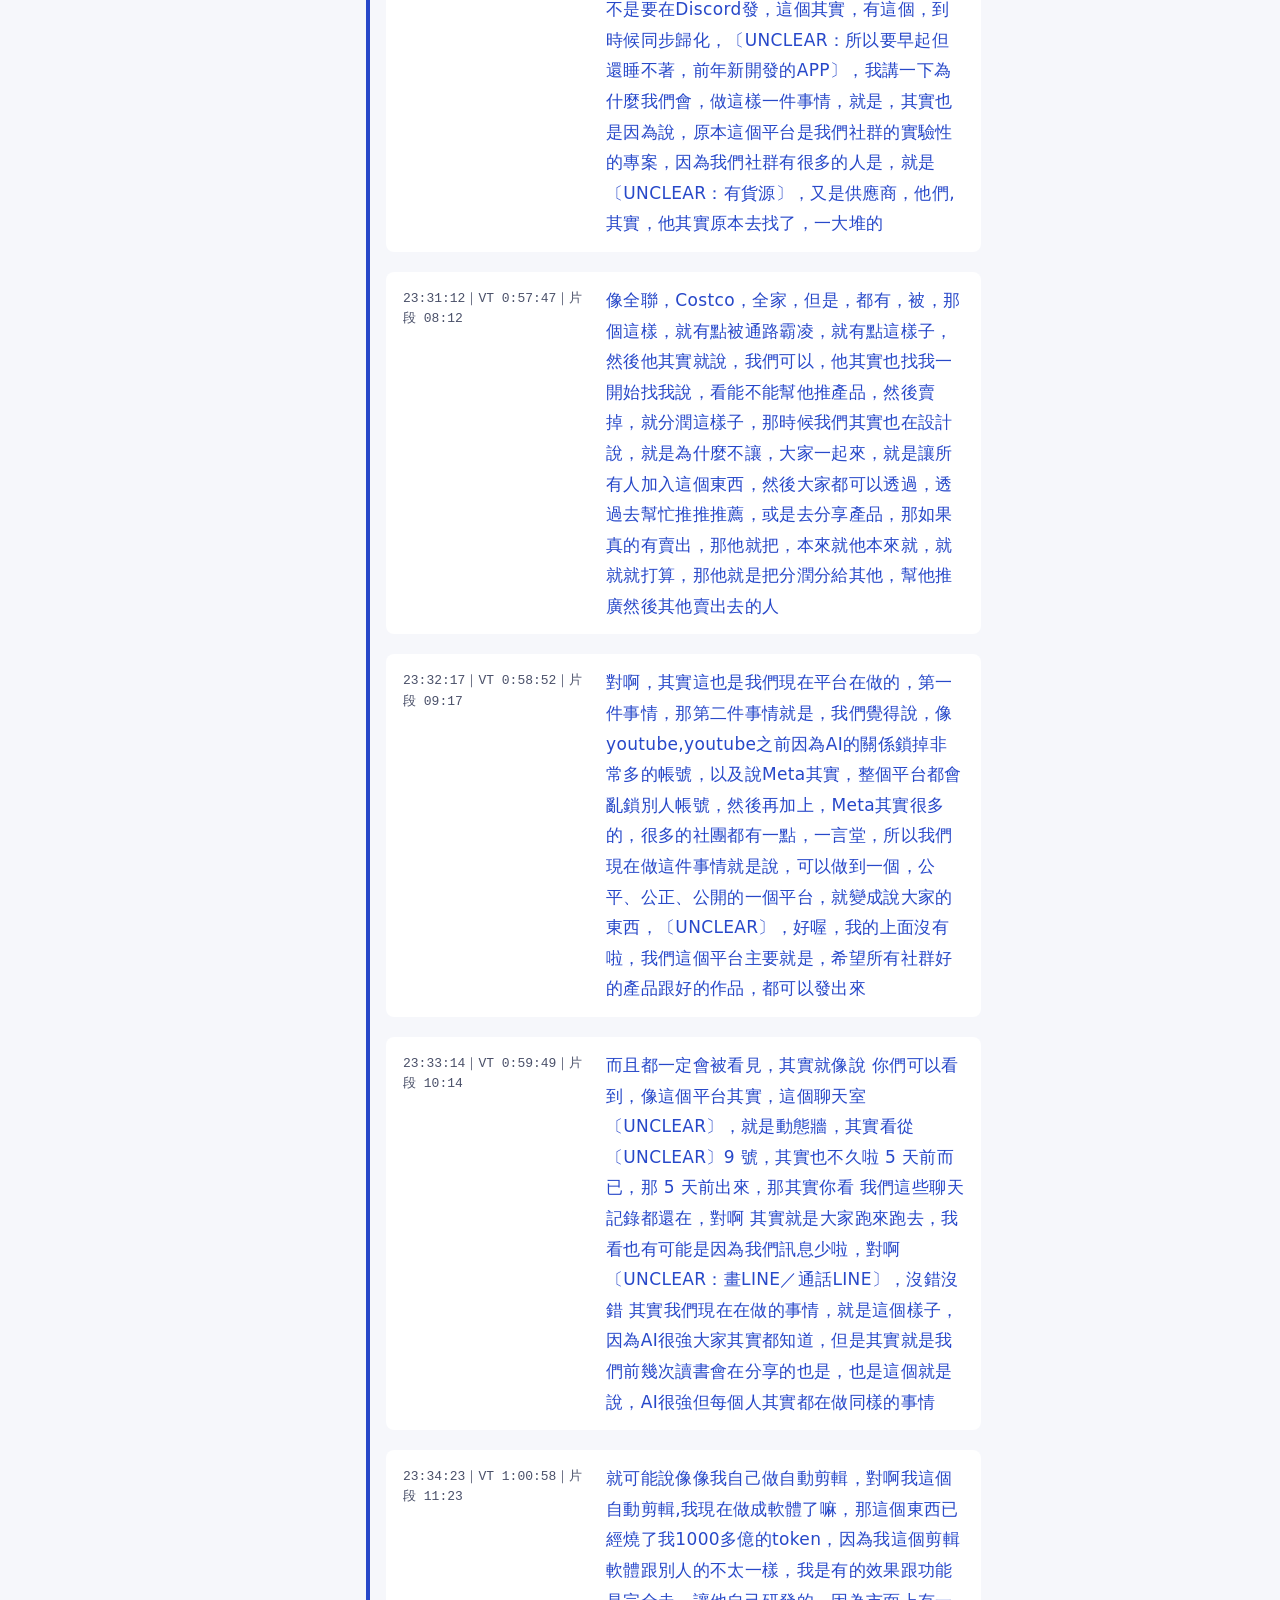
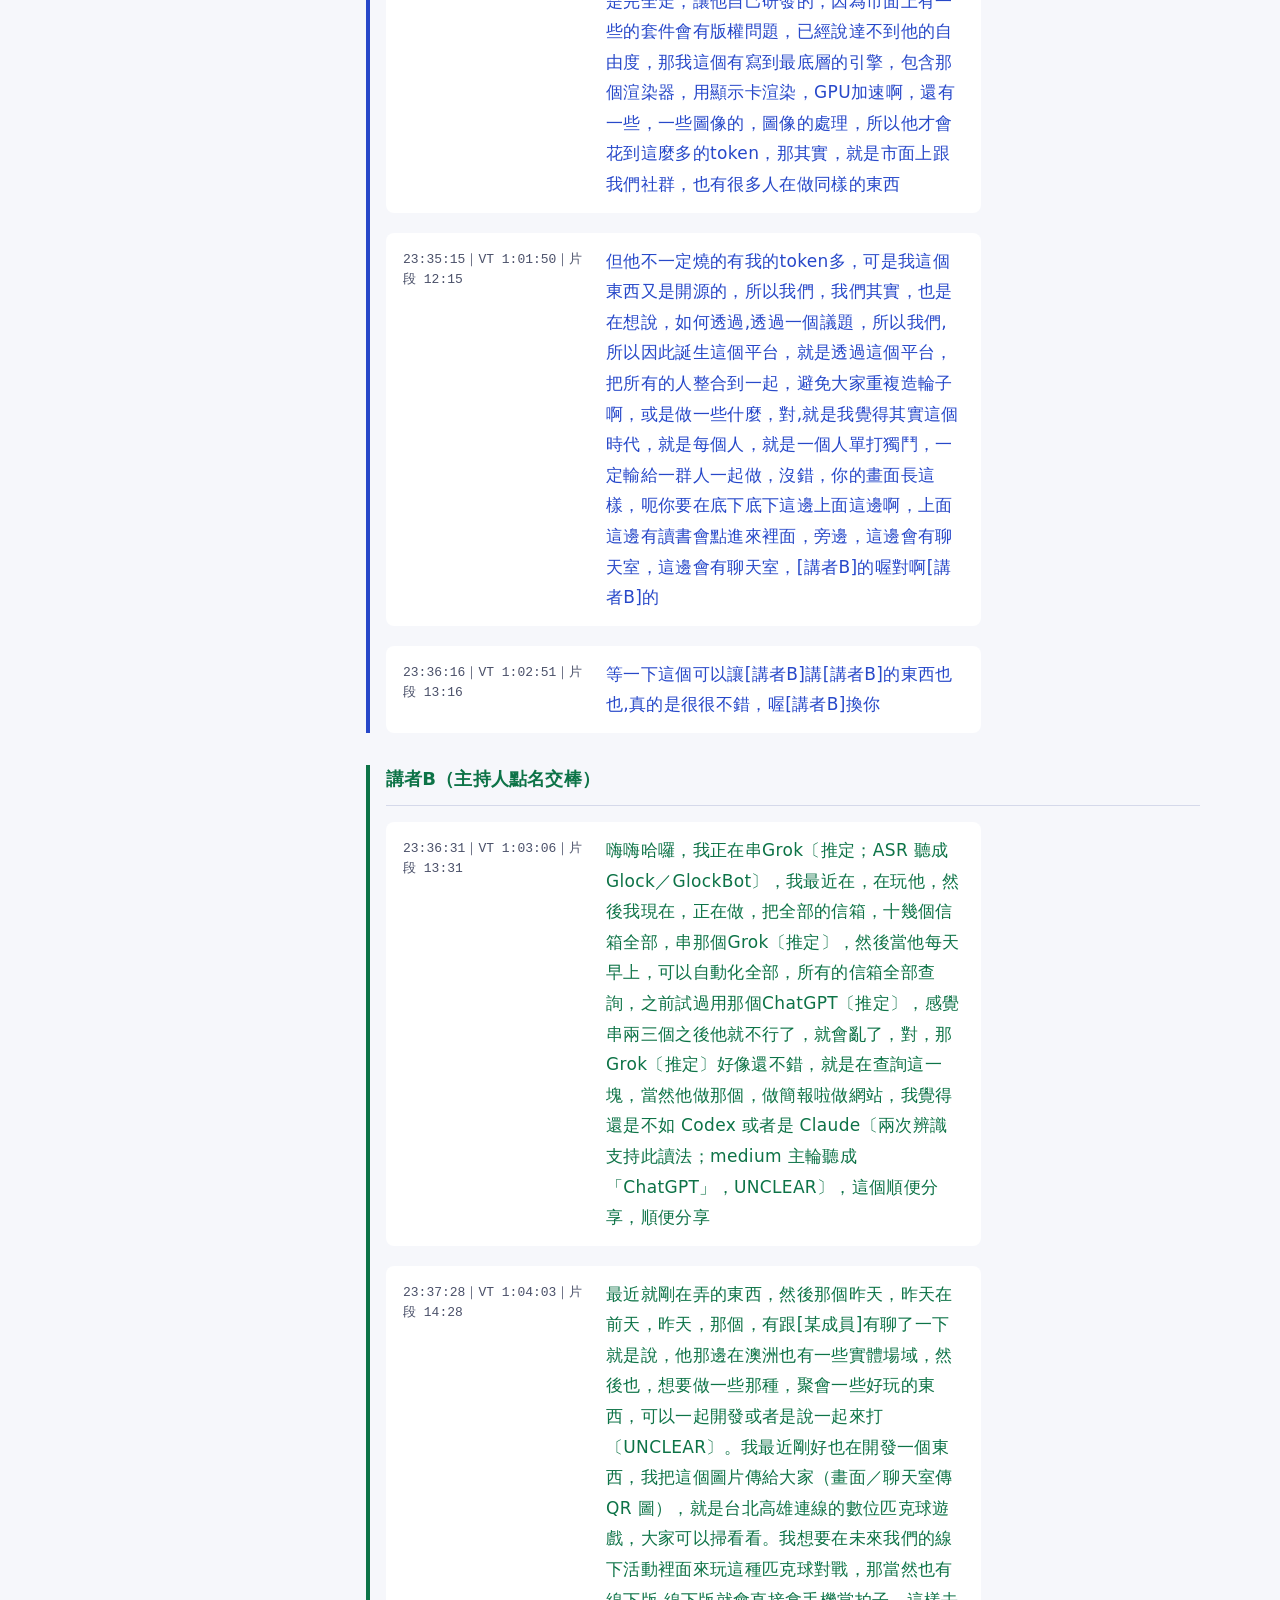
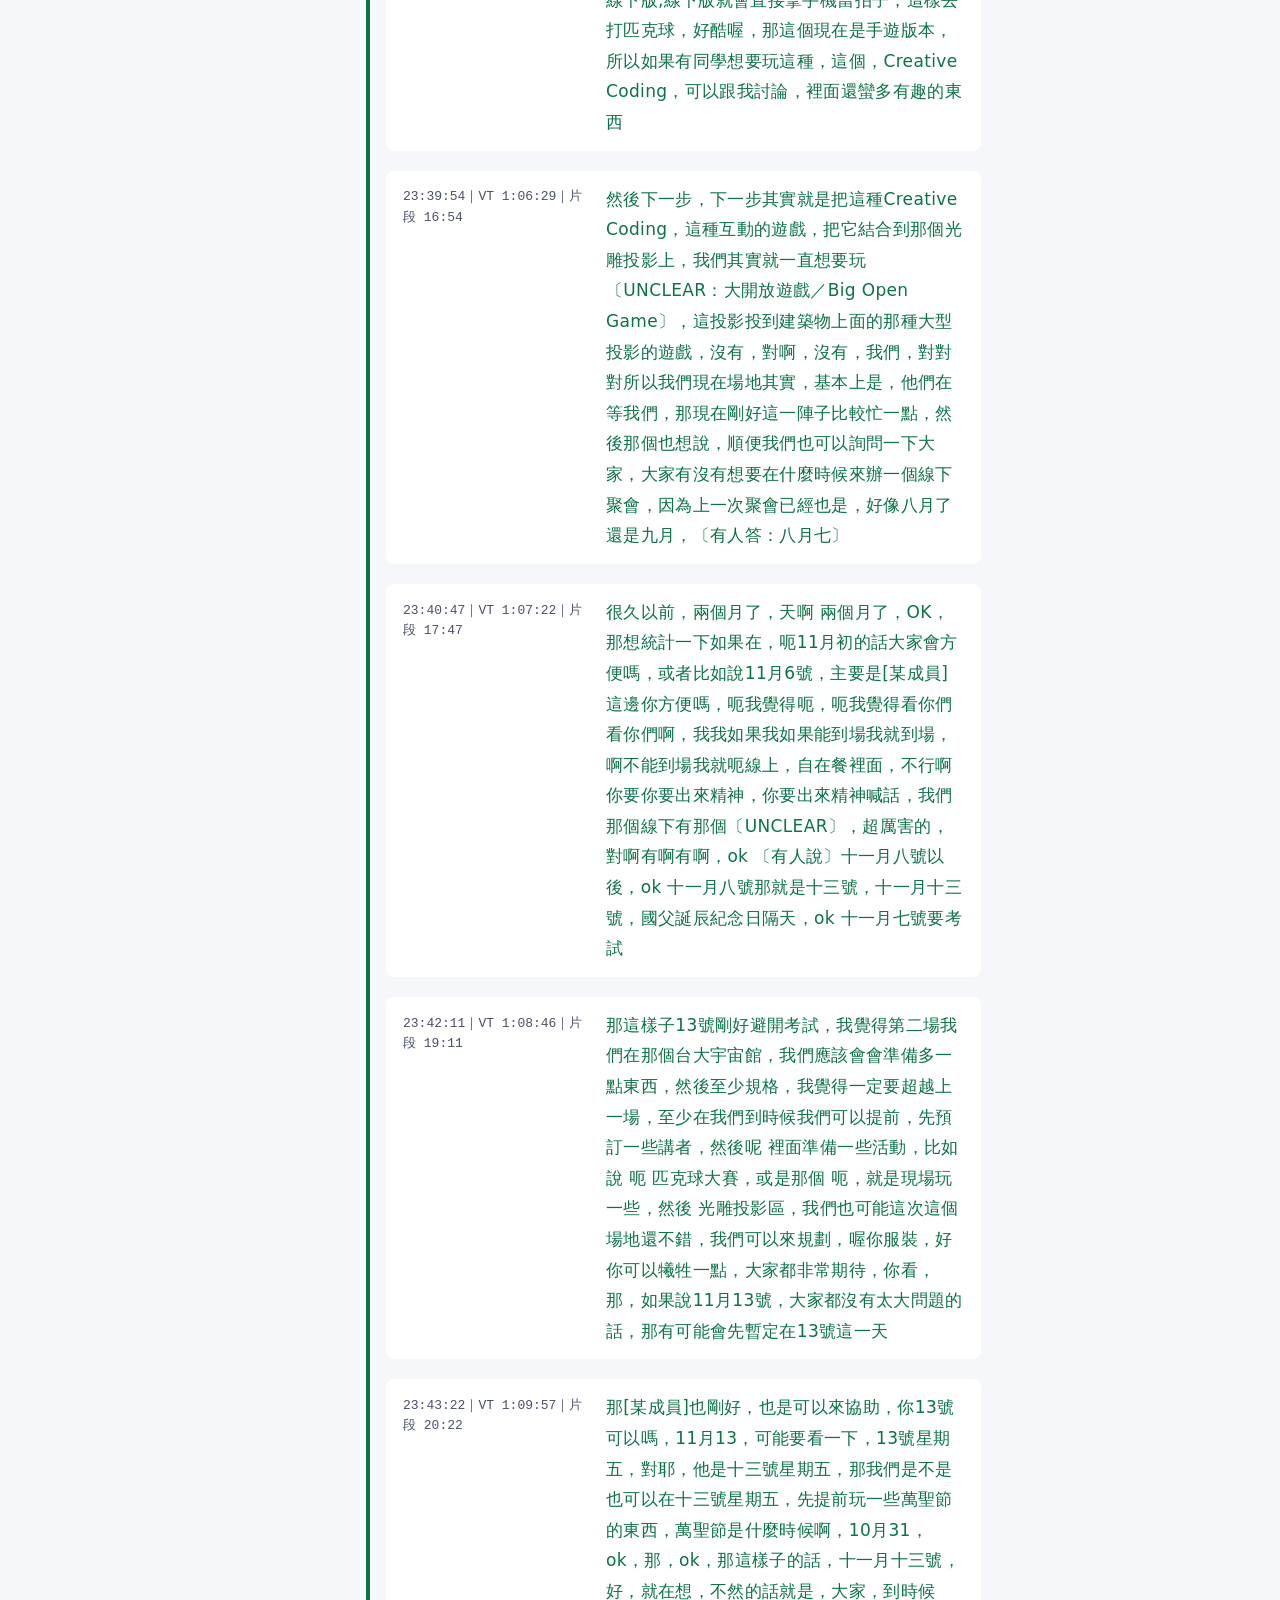
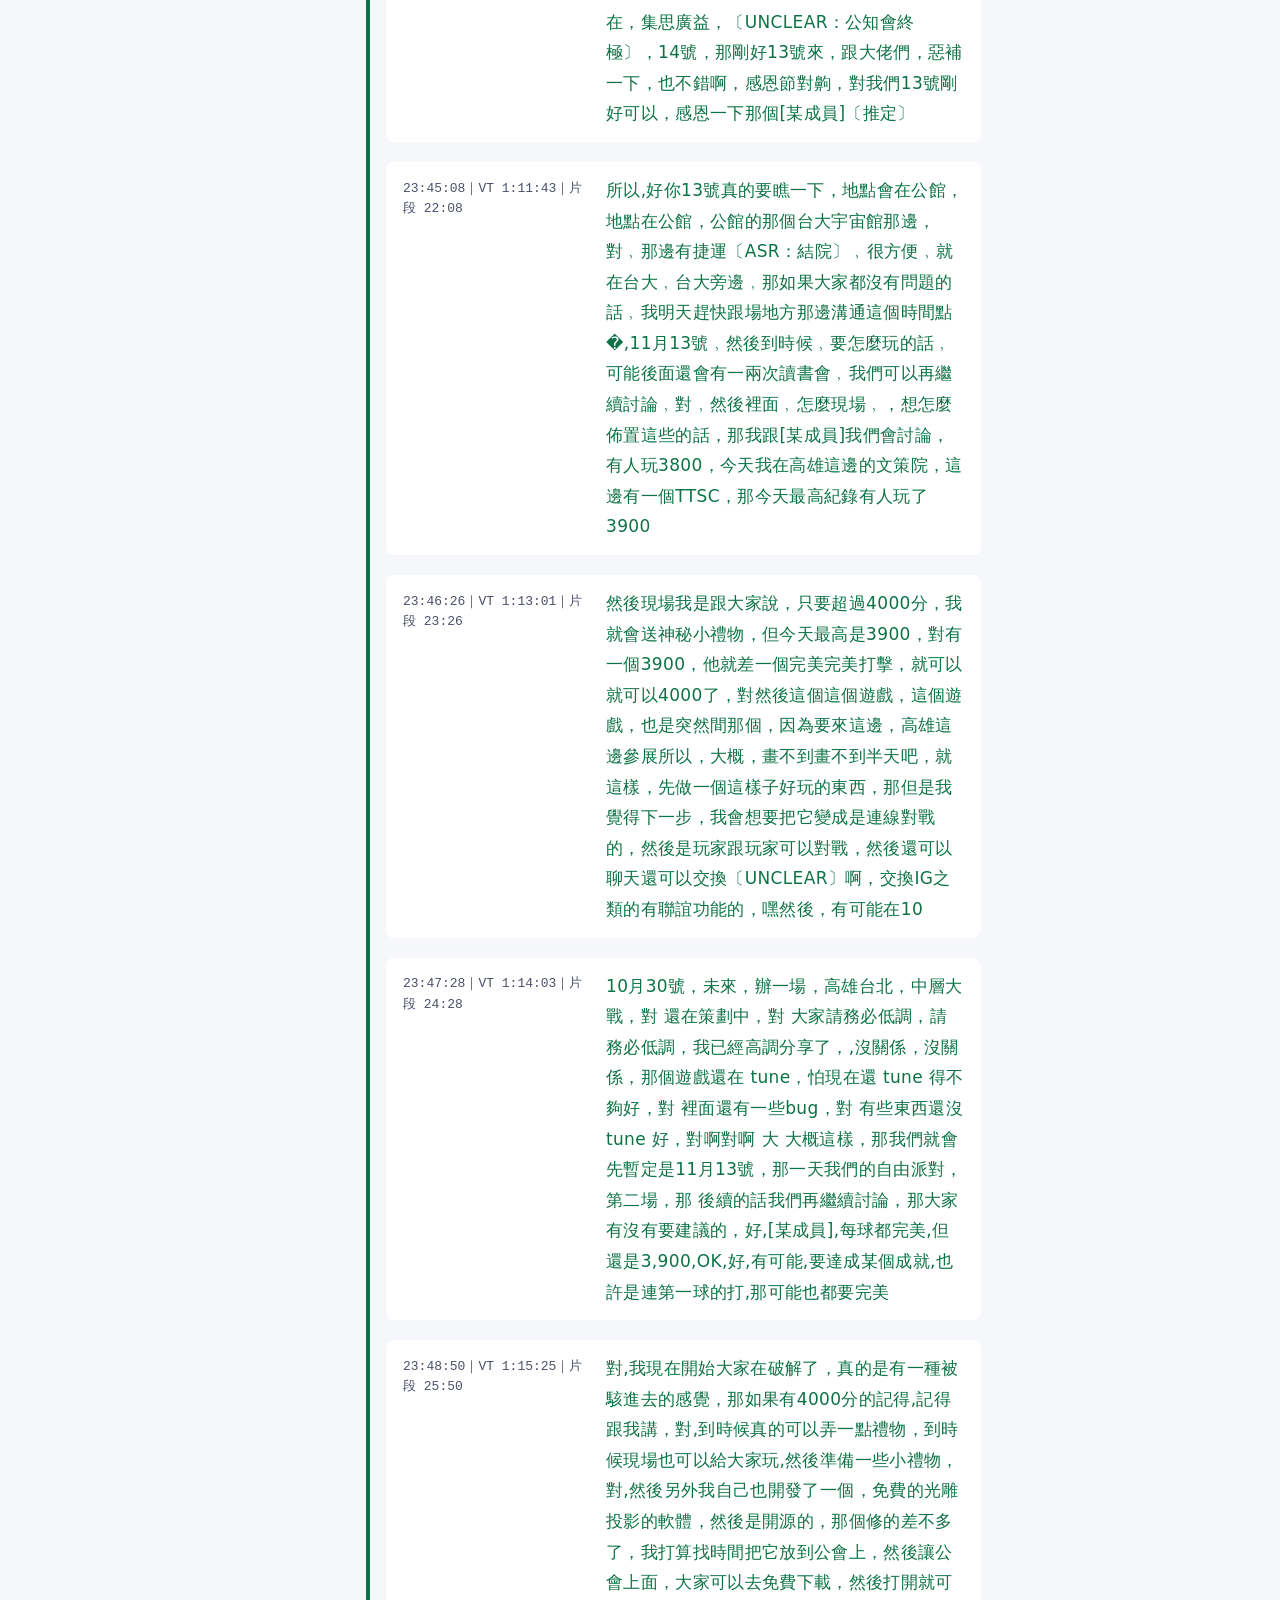
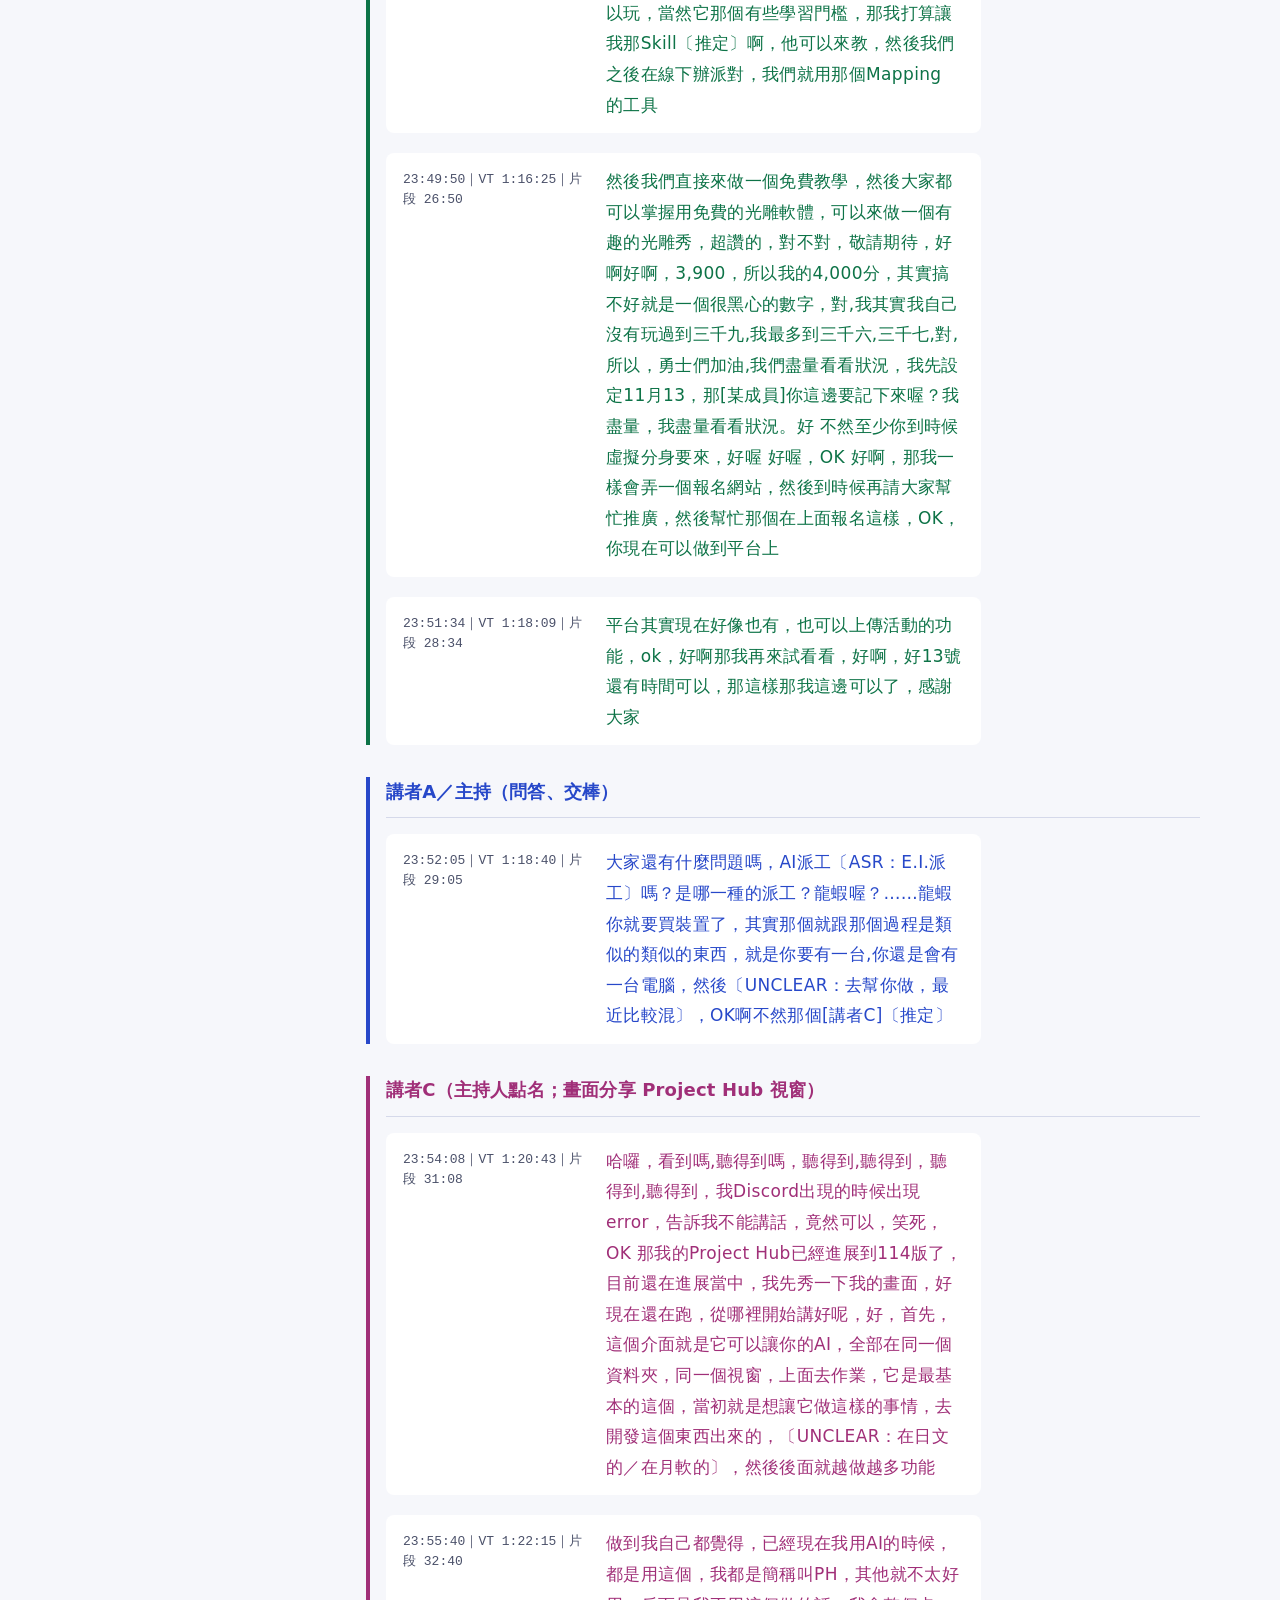
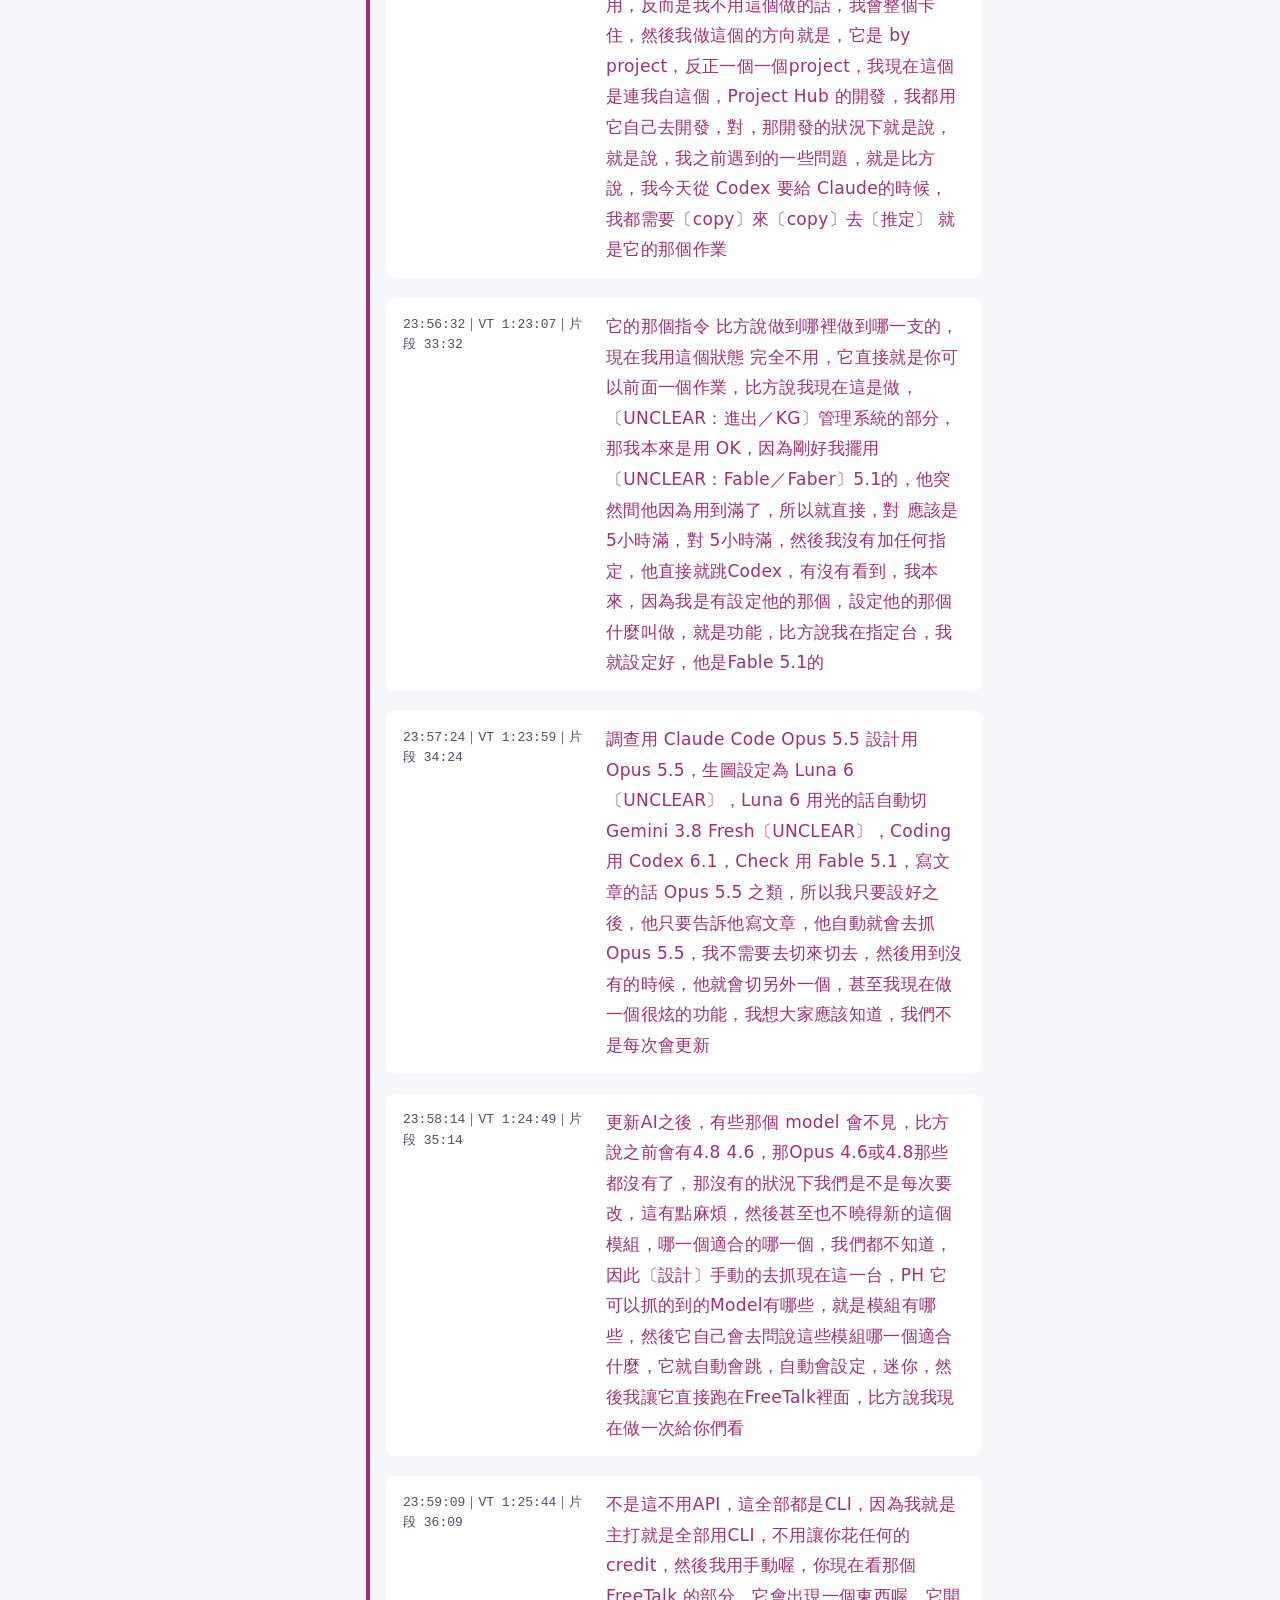
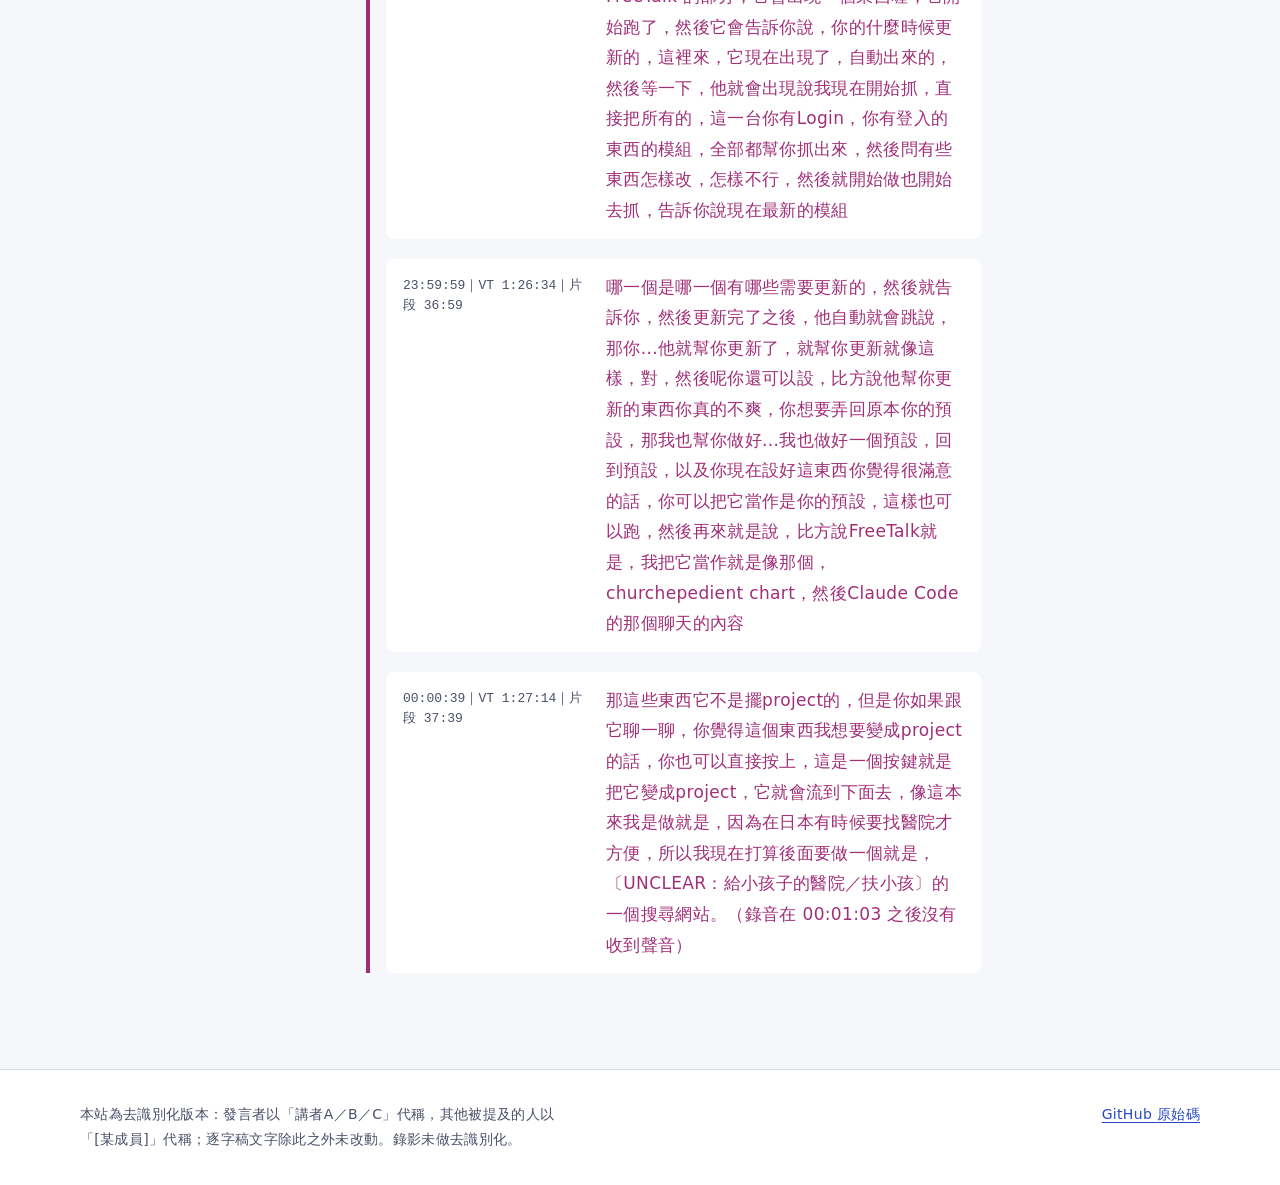
<file: docs/streams/2026-10-14-ai-reading-club/transcript.html>
<!doctype html>
<html lang="zh-Hant" class="no-js"><head><meta charset="utf-8"><meta name="viewport" content="width=device-width,initial-scale=1"><title>AI讀書會 2026-10-14｜逐字稿（CLEAN，去識別化）</title><meta name="description" content="AI讀書會 2026-10-14 CLEAN 逐字稿（去識別化）"><meta name="color-scheme" content="light dark"><meta name="theme-color" content="#f6f7fb" media="(prefers-color-scheme: light)"><meta name="theme-color" content="#0c0f1d" media="(prefers-color-scheme: dark)"><link rel="icon" href="data:image/svg+xml,%3Csvg xmlns='http://www.w3.org/2000/svg' viewBox='0 0 32 32'%3E%3Crect width='32' height='32' rx='8' fill='%230f172a'/%3E%3Ccircle cx='11' cy='11' r='5' fill='%2338bdf8'/%3E%3Ccircle cx='22' cy='21' r='6' fill='%23f472b6'/%3E%3C/svg%3E"><script>document.documentElement.className="js"</script><link rel="stylesheet" href="../../style.css"></head><body><a class="skip" href="#main">跳到主要內容</a><header class="site-header"><div class="container"><a class="brand" href="../../index.html"><span class="brand-mark" aria-hidden="true"></span>直播紀錄庫</a><button type="button" class="btn btn-sm nav-toggle" aria-expanded="false" aria-controls="site-nav" hidden>選單</button><nav class="site-nav" id="site-nav" aria-label="主要導覽"><ul><li><a href="../../index.html">首頁</a></li><li><a href="index.html">活動頁</a></li><li><a href="transcript-full.html" aria-current="page">逐字稿</a></li><li><a href="report-a.html">報告 A</a></li><li><a href="report-b.html">報告 B</a></li></ul></nav></div></header><main id="main" class="page"><div class="container"><nav class="breadcrumb" aria-label="麵包屑"><ol><li><a href="../../index.html">首頁</a></li><li><a href="index.html">AI讀書會 2026-10-14</a></li><li><span aria-current="page">CLEAN 逐字稿（單頁）</span></li></ol></nav><div class="page-grid"><aside class="page-toc"><nav class="toc" aria-label="本頁目錄"><details open><summary>本頁目錄</summary><ol><li><a href="#h-1">講者A（平台／公會主持人；姓名未在錄到段落中出現）</a></li><li><a href="#h-2">講者B（主持人點名交棒）</a></li><li><a href="#h-3">講者A／主持（問答、交棒）</a></li><li><a href="#h-4">講者C（主持人點名；畫面分享 Project Hub 視窗）</a></li></ol></details></nav></aside><div class="page-main"><article class="prose prose-wide"><h1 class="page-title">逐字稿（CLEAN，去識別化）</h1><div class="callout" role="note">下載：<a download="" href="files/CLEAN-transcript-deid.txt">CLEAN 逐字稿 .txt</a>・<a download="" href="files/RAW-transcript-deid.txt">RAW 逐字稿 .txt（逐句、含辨識信心）</a><br/>時間格式中的 VT／片段為非公開錄影檔內的時間位置，僅供對照。人名已改為講者代號或 [某成員]。</div><div class="callout" role="note"><p class="entry-note">自由工坊｜AI創意應用 Discord「🎙｜AMA」舞台 — AI讀書會 2026-10-14</p><p class="entry-note">CLEAN 逐字稿（校對版）</p><p class="entry-note">以 faster-whisper small 初稿為底，對照 medium 模型兩輪重新辨識（含不經 VAD 的補跑）修正；推測性修正標〔推定〕，無法確定標〔UNCLEAR〕；未加入任何原文沒有的內容。</p><p class="entry-note">時間格式：[台北時間｜VT＝final.mp4 影片時間｜片段＝有聲段剪輯檔時間]；涵蓋 23:23:48–00:01:03（全片 VAD 掃描確認只有這段有人聲）。</p><p class="entry-note">講者依「被點名」與畫面發言者推定，同一段內可能夾雜他人插話（例如「哈囉」「對啊」），ASR 無法逐句分辨。</p></div>




<section class="speaker spk-a"><h2 id="h-1">講者A（平台／公會主持人；姓名未在錄到段落中出現）<a aria-label="連結到「講者A（平台／公會主持人；姓名未在錄到段落中出現）」" class="anchor" href="#h-1">#</a></h2>
<p class="entry"><time>23:23:48｜VT 0:50:23｜片段 00:48</time>同時 領導相關的技能書 都會有驗證的。包含 就我舉個例子 像我們的影片媒體自動畫公會，我們的技能書也不是隨便的技能書，我有的一些的都有一些小成績 像這個 有71顆星星，然後像這個影片的有到兩千〔UNCLEAR：兩千顆星星？〕這樣，就是都是一些很成熟的，然後是我們社群夥伴自己做的案例，AI〔UNCLEAR：戀愛〕公會 這個應該是沒有，對 然後再來，呃 再來我想要 要講什麼，公會講完了，嘿嘿，嘿哈囉哈囉，哈囉哈囉，最近真是忙爆了，對啊 所以我在公會，對啊 我都沒更新，真是的，對啊 都沒有空隙</p>
<p class="entry"><time>23:24:59｜VT 0:51:34｜片段 01:59</time>我跟你講，我跟你講一下，這個我後面也跟大家講一下，我今天提了一個最，我覺得最有趣的，就是AR，我把以前打算做的AR，AR的那個，AR的衣服，我後面也跟各位講一下，大家，大家也可以，有興趣，大家也可以自己去做，對 但是這是我以前的專案，對 那只是說，我現在打算做在平台上面，就是，就是像我們社群下那個，他叫什麼，〔UNCLEAR：人名，已去識別〕，他是那個衣服的，衣服的廠商，那他其實他也是做〔UNCLEAR：紙案〕的，對那，我其實就是也在想因為我以前，我以前的產品就是要,打算做一個AR衣服</p>
<p class="entry"><time>23:25:56｜VT 0:52:31｜片段 02:56</time>就是說我們像我們的衣服身上穿，我們身上穿的衣服有些會有一些LOGO嘛，一些圖案，那，我就打算說我做一個AR的工具，然後可以去掃描衣服上的這個圖案，然後會出現虛擬的效果，就可能出現一些特效啊，可能出現翅膀啊，出現，一些，很酷的3D模型啊，然後或是，出現我的個人名片，對，就是我其實我其實，今天有在社群舉一個案例，就是說出現個人名片，像我們社群這邊，有去做自己的個人名片，你看這邊就是我的，你們掃這個QR Code就可以認識我，那我其實就在想說</p>
<p class="entry"><time>23:26:42｜VT 0:53:17｜片段 03:42</time>我把這張圖片下載下來，然後綁定到我衣服上的圖片，大家只要在這個平台，我把AR功能做進來之後，大家只要在這個平台開AR的相機，掃到我衣服上的那張圖，就會跳出我的圖片，跳出我的名片，這個其實在線下活動我覺得，還蠻有意思的，就是線下如果要認識，讓他認識朋友的話我覺得，透過這樣的方式其實蠻，也就是說我想認識你然後去掃一下，掃一下，在跳舞啊這個你可以，自己設計，設計你的，掃一下會出現什麼動畫，你可以自己設計，網站上的所有功能都是免費使用，對 都是免費使用</p>
<p class="entry"><time>23:27:36｜VT 0:54:11｜片段 04:36</time>〔UNCLEAR〕，其他媒介也可以啊 一定可以啊，你印個圖片在紙上也可以，這叫什麼，Conference，其實這個AR的概念，國外一開始就在做，只是我在台灣看了很久，要嘛不紅，要嘛真的就是沒有人，真的沒有人，做這一塊，可以成立公會嗎?有，之前有NFT的項目有跟潮牌合作AR，對對對對對，你也有掛那個Elysian你就知道他們的，他們之前打算做遊戲他們的模型是，有丟給我做的，那我們這邊以前是幫那個，我們這邊以前是幫CloneS〔疑為 CloneX〕</p>
<p class="entry"><time>23:28:31｜VT 0:55:06｜片段 05:31</time>所以說，所以說很熟，可以啊 中小企業〔UNCLEAR：中華／中化〕公會，其實你可以直接申請，〔填〕你希望的名字、專業然後想要幹嘛，就可以，就可以送出申請，目前有25個公會，每個人可以多加，我自己加9個，加9個你只要加入公會，你的這邊就會有專屬的公會，聊天室，也可以創群組，小隊這個，到時候可以再看怎麼設計，我覺得這個蠻有趣的，我們,我們平台,雖然現在有點像那個FB，但是我們,我們有做世界聊天，其實我也在想說，如果,哪一天我們這個平台上面有很多個人，那世界聊天就等於說你發一個訊息可以給</p>
<p class="entry"><time>23:30:03｜VT 0:56:38｜片段 07:03</time>如果大家都在線上，你發一個訊息就可以同時給好幾個人看到，還有一個好處，就是不會被關小黑屋，我們這邊不會〔UNCLEAR：除人／封人〕，沒錯沒錯，哈囉 雖然要找，公會是不是要在Discord發，這個其實，有這個，到時候同步歸化，〔UNCLEAR：所以要早起但還睡不著，前年新開發的APP〕，我講一下為什麼我們會，做這樣一件事情，就是，其實也是因為說，原本這個平台是我們社群的實驗性的專案，因為我們社群有很多的人是，就是〔UNCLEAR：有貨源〕，又是供應商，他們,其實，他其實原本去找了，一大堆的</p>
<p class="entry"><time>23:31:12｜VT 0:57:47｜片段 08:12</time>像全聯，Costco，全家，但是，都有，被，那個這樣，就有點被通路霸凌，就有點這樣子，然後他其實就說，我們可以，他其實也找我一開始找我說，看能不能幫他推產品，然後賣掉，就分潤這樣子，那時候我們其實也在設計說，就是為什麼不讓，大家一起來，就是讓所有人加入這個東西，然後大家都可以透過，透過去幫忙推推推薦，或是去分享產品，那如果真的有賣出，那他就把，本來就他本來就，就就就打算，那他就是把分潤分給其他，幫他推廣然後其他賣出去的人</p>
<p class="entry"><time>23:32:17｜VT 0:58:52｜片段 09:17</time>對啊，其實這也是我們現在平台在做的，第一件事情，那第二件事情就是，我們覺得說，像youtube,youtube之前因為AI的關係鎖掉非常多的帳號，以及說Meta其實，整個平台都會亂鎖別人帳號，然後再加上，Meta其實很多的，很多的社團都有一點，一言堂，所以我們現在做這件事情就是說，可以做到一個，公平、公正、公開的一個平台，就變成說大家的東西，〔UNCLEAR〕，好喔，我的上面沒有啦，我們這個平台主要就是，希望所有社群好的產品跟好的作品，都可以發出來</p>
<p class="entry"><time>23:33:14｜VT 0:59:49｜片段 10:14</time>而且都一定會被看見，其實就像說 你們可以看到，像這個平台其實，這個聊天室〔UNCLEAR〕，就是動態牆，其實看從〔UNCLEAR〕9 號，其實也不久啦 5 天前而已，那 5 天前出來，那其實你看 我們這些聊天記錄都還在，對啊 其實就是大家跑來跑去，我看也有可能是因為我們訊息少啦，對啊 〔UNCLEAR：畫LINE／通話LINE〕，沒錯沒錯 其實我們現在在做的事情，就是這個樣子，因為AI很強大家其實都知道，但是其實就是我們前幾次讀書會在分享的也是，也是這個就是說，AI很強但每個人其實都在做同樣的事情</p>
<p class="entry"><time>23:34:23｜VT 1:00:58｜片段 11:23</time>就可能說像像我自己做自動剪輯，對啊我這個自動剪輯,我現在做成軟體了嘛，那這個東西已經燒了我1000多億的token，因為我這個剪輯軟體跟別人的不太一樣，我是有的效果跟功能是完全走，讓他自己研發的，因為市面上有一些的套件會有版權問題，已經說達不到他的自由度，那我這個有寫到最底層的引擎，包含那個渲染器，用顯示卡渲染，GPU加速啊，還有一些，一些圖像的，圖像的處理，所以他才會花到這麼多的token，那其實，就是市面上跟我們社群，也有很多人在做同樣的東西</p>
<p class="entry"><time>23:35:15｜VT 1:01:50｜片段 12:15</time>但他不一定燒的有我的token多，可是我這個東西又是開源的，所以我們，我們其實，也是在想說，如何透過,透過一個議題，所以我們,所以因此誕生這個平台，就是透過這個平台，把所有的人整合到一起，避免大家重複造輪子啊，或是做一些什麼，對,就是我覺得其實這個時代，就是每個人，就是一個人單打獨鬥，一定輸給一群人一起做，沒錯，你的畫面長這樣，呃你要在底下底下這邊上面這邊啊，上面這邊有讀書會點進來裡面，旁邊，這邊會有聊天室，這邊會有聊天室，[講者B]的喔對啊[講者B]的</p>
<p class="entry"><time>23:36:16｜VT 1:02:51｜片段 13:16</time>等一下這個可以讓[講者B]講[講者B]的東西也也,真的是很很不錯，喔[講者B]換你</p>
</section><section class="speaker spk-b"><h2 id="h-2">講者B（主持人點名交棒）<a aria-label="連結到「講者B（主持人點名交棒）」" class="anchor" href="#h-2">#</a></h2>
<p class="entry"><time>23:36:31｜VT 1:03:06｜片段 13:31</time>嗨嗨哈囉，我正在串Grok〔推定；ASR 聽成 Glock／GlockBot〕，我最近在，在玩他，然後我現在，正在做，把全部的信箱，十幾個信箱全部，串那個Grok〔推定〕，然後當他每天早上，可以自動化全部，所有的信箱全部查詢，之前試過用那個ChatGPT〔推定〕，感覺串兩三個之後他就不行了，就會亂了，對，那Grok〔推定〕好像還不錯，就是在查詢這一塊，當然他做那個，做簡報啦做網站，我覺得還是不如 Codex 或者是 Claude〔兩次辨識支持此讀法；medium 主輪聽成「ChatGPT」，UNCLEAR〕，這個順便分享，順便分享</p>
<p class="entry"><time>23:37:28｜VT 1:04:03｜片段 14:28</time>最近就剛在弄的東西，然後那個昨天，昨天在前天，昨天，那個，有跟[某成員]有聊了一下就是說，他那邊在澳洲也有一些實體場域，然後也，想要做一些那種，聚會一些好玩的東西，可以一起開發或者是說一起來打〔UNCLEAR〕。我最近剛好也在開發一個東西，我把這個圖片傳給大家（畫面／聊天室傳 QR 圖），就是台北高雄連線的數位匹克球遊戲，大家可以掃看看。我想要在未來我們的線下活動裡面來玩這種匹克球對戰，那當然也有線下版,線下版就會直接拿手機當拍子，這樣去打匹克球，好酷喔，那這個現在是手遊版本，所以如果有同學想要玩這種，這個，Creative Coding，可以跟我討論，裡面還蠻多有趣的東西</p>
<p class="entry"><time>23:39:54｜VT 1:06:29｜片段 16:54</time>然後下一步，下一步其實就是把這種Creative Coding，這種互動的遊戲，把它結合到那個光雕投影上，我們其實就一直想要玩〔UNCLEAR：大開放遊戲／Big Open Game〕，這投影投到建築物上面的那種大型投影的遊戲，沒有，對啊，沒有，我們，對對對所以我們現在場地其實，基本上是，他們在等我們，那現在剛好這一陣子比較忙一點，然後那個也想說，順便我們也可以詢問一下大家，大家有沒有想要在什麼時候來辦一個線下聚會，因為上一次聚會已經也是，好像八月了還是九月，〔有人答：八月七〕</p>
<p class="entry"><time>23:40:47｜VT 1:07:22｜片段 17:47</time>很久以前，兩個月了，天啊 兩個月了，OK，那想統計一下如果在，呃11月初的話大家會方便嗎，或者比如說11月6號，主要是[某成員]這邊你方便嗎，呃我覺得呃，呃我覺得看你們看你們啊，我我如果我如果能到場我就到場，啊不能到場我就呃線上，自在餐裡面，不行啊你要你要出來精神，你要出來精神喊話，我們那個線下有那個〔UNCLEAR〕，超厲害的，對啊有啊有啊，ok 〔有人說〕十一月八號以後，ok 十一月八號那就是十三號，十一月十三號，國父誕辰紀念日隔天，ok 十一月七號要考試</p>
<p class="entry"><time>23:42:11｜VT 1:08:46｜片段 19:11</time>那這樣子13號剛好避開考試，我覺得第二場我們在那個台大宇宙館，我們應該會會準備多一點東西，然後至少規格，我覺得一定要超越上一場，至少在我們到時候我們可以提前，先預訂一些講者，然後呢 裡面準備一些活動，比如說 呃 匹克球大賽，或是那個 呃，就是現場玩一些，然後 光雕投影區，我們也可能這次這個場地還不錯，我們可以來規劃，喔你服裝，好你可以犧牲一點，大家都非常期待，你看，那，如果說11月13號，大家都沒有太大問題的話，那有可能會先暫定在13號這一天</p>
<p class="entry"><time>23:43:22｜VT 1:09:57｜片段 20:22</time>那[某成員]也剛好，也是可以來協助，你13號可以嗎，11月13，可能要看一下，13號星期五，對耶，他是十三號星期五，那我們是不是也可以在十三號星期五，先提前玩一些萬聖節的東西，萬聖節是什麼時候啊，10月31，ok，那，ok，那這樣子的話，十一月十三號，好，就在想，不然的話就是，大家，到時候在，集思廣益，〔UNCLEAR：公知會終極〕，14號，那剛好13號來，跟大佬們，惡補一下，也不錯啊，感恩節對齁，對我們13號剛好可以，感恩一下那個[某成員]〔推定〕</p>
<p class="entry"><time>23:45:08｜VT 1:11:43｜片段 22:08</time>所以,好你13號真的要瞧一下，地點會在公館，地點在公館，公館的那個台大宇宙館那邊，對﹐那邊有捷運〔ASR：結院〕﹐很方便﹐就在台大﹐台大旁邊﹐那如果大家都沒有問題的話﹐我明天趕快跟場地方那邊溝通這個時間點�,11月13號﹐然後到時候﹐要怎麼玩的話﹐可能後面還會有一兩次讀書會﹐我們可以再繼續討論﹐對﹐然後裡面﹐怎麼現場﹐，想怎麼佈置這些的話，那我跟[某成員]我們會討論，有人玩3800，今天我在高雄這邊的文策院，這邊有一個TTSC，那今天最高紀錄有人玩了3900</p>
<p class="entry"><time>23:46:26｜VT 1:13:01｜片段 23:26</time>然後現場我是跟大家說，只要超過4000分，我就會送神秘小禮物，但今天最高是3900，對有一個3900，他就差一個完美完美打擊，就可以就可以4000了，對然後這個這個遊戲，這個遊戲，也是突然間那個，因為要來這邊，高雄這邊參展所以，大概，畫不到畫不到半天吧，就這樣，先做一個這樣子好玩的東西，那但是我覺得下一步，我會想要把它變成是連線對戰的，然後是玩家跟玩家可以對戰，然後還可以聊天還可以交換〔UNCLEAR〕啊，交換IG之類的有聯誼功能的，嘿然後，有可能在10</p>
<p class="entry"><time>23:47:28｜VT 1:14:03｜片段 24:28</time>10月30號，未來，辦一場，高雄台北，中層大戰，對 還在策劃中，對 大家請務必低調，請務必低調，我已經高調分享了，,沒關係，沒關係，那個遊戲還在 tune，怕現在還 tune 得不夠好，對 裡面還有一些bug，對 有些東西還沒 tune 好，對啊對啊 大 大概這樣，那我們就會先暫定是11月13號，那一天我們的自由派對，第二場，那 後續的話我們再繼續討論，那大家有沒有要建議的，好,[某成員],每球都完美,但還是3,900,OK,好,有可能,要達成某個成就,也許是連第一球的打,那可能也都要完美</p>
<p class="entry"><time>23:48:50｜VT 1:15:25｜片段 25:50</time>對,我現在開始大家在破解了，真的是有一種被駭進去的感覺，那如果有4000分的記得,記得跟我講，對,到時候真的可以弄一點禮物，到時候現場也可以給大家玩,然後準備一些小禮物，對,然後另外我自己也開發了一個，免費的光雕投影的軟體，然後是開源的，那個修的差不多了，我打算找時間把它放到公會上，然後讓公會上面，大家可以去免費下載，然後打開就可以玩，當然它那個有些學習門檻，那我打算讓我那Skill〔推定〕啊，他可以來教，然後我們之後在線下辦派對，我們就用那個Mapping 的工具</p>
<p class="entry"><time>23:49:50｜VT 1:16:25｜片段 26:50</time>然後我們直接來做一個免費教學，然後大家都可以掌握用免費的光雕軟體，可以來做一個有趣的光雕秀，超讚的，對不對，敬請期待，好啊好啊，3,900，所以我的4,000分，其實搞不好就是一個很黑心的數字，對,我其實我自己沒有玩過到三千九,我最多到三千六,三千七,對,所以，勇士們加油,我們盡量看看狀況，我先設定11月13，那[某成員]你這邊要記下來喔？我盡量，我盡量看看狀況。好 不然至少你到時候虛擬分身要來，好喔 好喔，OK 好啊，那我一樣會弄一個報名網站，然後到時候再請大家幫忙推廣，然後幫忙那個在上面報名這樣，OK，你現在可以做到平台上</p>
<p class="entry"><time>23:51:34｜VT 1:18:09｜片段 28:34</time>平台其實現在好像也有，也可以上傳活動的功能，ok，好啊那我再來試看看，好啊，好13號還有時間可以，那這樣那我這邊可以了，感謝大家</p>
</section><section class="speaker spk-a"><h2 id="h-3">講者A／主持（問答、交棒）<a aria-label="連結到「講者A／主持（問答、交棒）」" class="anchor" href="#h-3">#</a></h2>
<p class="entry"><time>23:52:05｜VT 1:18:40｜片段 29:05</time>大家還有什麼問題嗎，AI派工〔ASR：E.I.派工〕嗎？是哪一種的派工？龍蝦喔？……龍蝦你就要買裝置了，其實那個就跟那個過程是類似的類似的東西，就是你要有一台,你還是會有一台電腦，然後〔UNCLEAR：去幫你做，最近比較混〕，OK啊不然那個[講者C]〔推定〕</p>
</section><section class="speaker spk-c"><h2 id="h-4">講者C（主持人點名；畫面分享 Project Hub 視窗）<a aria-label="連結到「講者C（主持人點名；畫面分享 Project Hub 視窗）」" class="anchor" href="#h-4">#</a></h2>
<p class="entry"><time>23:54:08｜VT 1:20:43｜片段 31:08</time>哈囉，看到嗎,聽得到嗎，聽得到,聽得到，聽得到,聽得到，我Discord出現的時候出現 error，告訴我不能講話，竟然可以，笑死，OK 那我的Project Hub已經進展到114版了，目前還在進展當中，我先秀一下我的畫面，好 現在還在跑，從哪裡開始講好呢，好，首先，這個介面就是它可以讓你的AI，全部在同一個資料夾，同一個視窗，上面去作業，它是最基本的這個，當初就是想讓它做這樣的事情，去開發這個東西出來的，〔UNCLEAR：在日文的／在月軟的〕，然後後面就越做越多功能</p>
<p class="entry"><time>23:55:40｜VT 1:22:15｜片段 32:40</time>做到我自己都覺得，已經現在我用AI的時候，都是用這個，我都是簡稱叫PH，其他就不太好用，反而是我不用這個做的話，我會整個卡住，然後我做這個的方向就是，它是 by project，反正一個一個project，我現在這個是連我自這個，Project Hub 的開發，我都用它自己去開發，對，那開發的狀況下就是說，就是說，我之前遇到的一些問題，就是比方說，我今天從 Codex 要給 Claude的時候，我都需要〔copy〕來〔copy〕去〔推定〕 就是它的那個作業</p>
<p class="entry"><time>23:56:32｜VT 1:23:07｜片段 33:32</time>它的那個指令 比方說做到哪裡做到哪一支的，現在我用這個狀態 完全不用，它直接就是你可以前面一個作業，比方說我現在這是做，〔UNCLEAR：進出／KG〕管理系統的部分，那我本來是用 OK，因為剛好我擺用〔UNCLEAR：Fable／Faber〕5.1的，他突然間他因為用到滿了，所以就直接，對 應該是5小時滿，對 5小時滿，然後我沒有加任何指定，他直接就跳Codex，有沒有看到，我本來，因為我是有設定他的那個，設定他的那個什麼叫做，就是功能，比方說我在指定台，我就設定好，他是Fable 5.1的</p>
<p class="entry"><time>23:57:24｜VT 1:23:59｜片段 34:24</time>調查用 Claude Code Opus 5.5 設計用 Opus 5.5，生圖設定為 Luna 6〔UNCLEAR〕，Luna 6 用光的話自動切 Gemini 3.8 Fresh〔UNCLEAR〕，Coding 用 Codex 6.1，Check 用 Fable 5.1，寫文章的話 Opus 5.5 之類，所以我只要設好之後，他只要告訴他寫文章，他自動就會去抓Opus 5.5，我不需要去切來切去，然後用到沒有的時候，他就會切另外一個，甚至我現在做一個很炫的功能，我想大家應該知道，我們不是每次會更新</p>
<p class="entry"><time>23:58:14｜VT 1:24:49｜片段 35:14</time>更新AI之後，有些那個 model 會不見，比方說之前會有4.8 4.6，那Opus 4.6或4.8那些都沒有了，那沒有的狀況下我們是不是每次要改，這有點麻煩，然後甚至也不曉得新的這個模組，哪一個適合的哪一個，我們都不知道，因此〔設計〕手動的去抓現在這一台，PH 它可以抓的到的Model有哪些，就是模組有哪些，然後它自己會去問說這些模組哪一個適合什麼，它就自動會跳，自動會設定，迷你，然後我讓它直接跑在FreeTalk裡面，比方說我現在做一次給你們看</p>
<p class="entry"><time>23:59:09｜VT 1:25:44｜片段 36:09</time>不是這不用API，這全部都是CLI，因為我就是主打就是全部用CLI，不用讓你花任何的credit，然後我用手動喔，你現在看那個 FreeTalk 的部分，它會出現一個東西喔，它開始跑了，然後它會告訴你說，你的什麼時候更新的，這裡來，它現在出現了，自動出來的，然後等一下，他就會出現說我現在開始抓，直接把所有的，這一台你有Login，你有登入的東西的模組，全部都幫你抓出來，然後問有些東西怎樣改，怎樣不行，然後就開始做也開始去抓，告訴你說現在最新的模組</p>
<p class="entry"><time>23:59:59｜VT 1:26:34｜片段 36:59</time>哪一個是哪一個有哪些需要更新的，然後就告訴你，然後更新完了之後，他自動就會跳說，那你...他就幫你更新了，就幫你更新就像這樣，對，然後呢你還可以設，比方說他幫你更新的東西你真的不爽，你想要弄回原本你的預設，那我也幫你做好...我也做好一個預設，回到預設，以及你現在設好這東西你覺得很滿意的話，你可以把它當作是你的預設，這樣也可以跑，然後再來就是說，比方說FreeTalk就是，我把它當作就是像那個，churchepedient chart，然後Claude Code的那個聊天的內容</p>
<p class="entry"><time>00:00:39｜VT 1:27:14｜片段 37:39</time>那這些東西它不是擺project的，但是你如果跟它聊一聊，你覺得這個東西我想要變成project的話，你也可以直接按上，這是一個按鍵就是把它變成project，它就會流到下面去，像這本來我是做就是，因為在日本有時候要找醫院才方便，所以我現在打算後面要做一個就是，〔UNCLEAR：給小孩子的醫院／扶小孩〕的一個搜尋網站。（錄音在 00:01:03 之後沒有收到聲音）</p></section></article></div></div></div></main><footer class="site-footer"><div class="container"><p>本站為去識別化版本：發言者以「講者A／B／C」代稱，其他被提及的人以「[某成員]」代稱；逐字稿文字除此之外未改動。錄影未做去識別化。</p><p><a href="https://github.com/yung13yubabie/livestream-archive">GitHub 原始碼</a></p></div></footer><script src="../../one-video.js"></script><script src="../../site.js"></script></body></html>
</file>
<file: docs/style.css>
/* ==========================================================================
   直播紀錄庫 · Design system (single shared stylesheet)
   --------------------------------------------------------------------------
   DESIGN TOKENS
   Space   4px base:  --space-1 4 · 2 8 · 3 12 · 4 16 · 5 20 · 6 24 · 8 32 · 10 40 · 12 48 · 16 64 · 20 80
   Type    base 17px (CJK), scale: caption 14 · small 13 · h6 16 · h5 17 · h4 18 · h3 20 · h2 22–30 · h1 30–44 · display 40–68
           stacks: Noto Sans TC / Noto Serif TC → PingFang TC / Songti TC / JhengHei → system. No webfonts loaded.
   Color   primary (blue) · secondary (violet) · semantic success / warn / error / info · neutrals bg / surface / border / text
           all text pairs ≥ WCAG AA (4.5:1); UI strokes ≥ 3:1. Dark mode via prefers-color-scheme.
   Shape   radius 4 / 8 / 12 / 20 / pill · shadow 1–3 · border 1px
   Layout  12-column grid (CSS Grid) for pages, Flexbox for components.
           Breakpoints: mobile < 640px · tablet 640–1023px · desktop ≥ 1024px (media queries can't read vars; keep in sync)
   Modes   Editorial (reports, transcript: --measure 35em, line-height 1.8)
           Dense (index, tables, timeline: 14–15px, tabular numerals, row states)
           Narrative (home hero, stream cover: brand gradient + dot composition)
   Motion  120–200ms, transform/opacity only; disabled under prefers-reduced-motion.
   ========================================================================== */

:root{
  color-scheme: light dark;
  /* space */
  --space-1:4px;--space-2:8px;--space-3:12px;--space-4:16px;--space-5:20px;--space-6:24px;
  --space-8:32px;--space-10:40px;--space-12:48px;--space-16:64px;--space-20:80px;
  /* type */
  --font-sans:"Noto Sans TC","PingFang TC","Microsoft JhengHei","Noto Sans CJK TC","Heiti TC",system-ui,-apple-system,"Segoe UI",sans-serif;
  --font-serif:"Noto Serif TC","Songti TC","PMingLiU","Noto Serif CJK TC","Source Han Serif TC",Georgia,serif;
  --font-mono:ui-monospace,SFMono-Regular,Menlo,Consolas,"Noto Sans Mono CJK TC",monospace;
  --fs-display:clamp(2.5rem,1.6rem + 4vw,4.25rem);
  --fs-h1:clamp(1.875rem,1.4rem + 2vw,2.75rem);
  --fs-h2:clamp(1.375rem,1.2rem + .9vw,1.875rem);
  --fs-h3:1.25rem;--fs-h4:1.125rem;--fs-h5:1.0625rem;--fs-h6:1rem;
  --fs-body:1.0625rem;--fs-caption:.875rem;--fs-small:.8125rem;
  --lh-tight:1.25;--lh-snug:1.45;--lh-ui:1.55;--lh-body:1.8;
  --fw-regular:400;--fw-medium:500;--fw-bold:700;
  --ls-body:.02em;--ls-heading:.01em;--ls-label:.06em;
  --measure:35em;           /* ≈ 35 full-width CJK chars per line */
  /* shape */
  --radius-1:4px;--radius-2:8px;--radius-3:12px;--radius-4:20px;--radius-pill:999px;
  --border:1px solid var(--c-border);
  /* layout */
  --container:1120px;--gutter:var(--space-4);--gap:var(--space-4);--header-h:56px;--target:44px;
  /* motion */
  --ease:cubic-bezier(.2,.7,.2,1);--dur-1:120ms;--dur-2:200ms;
  /* brand (constant in both modes) */
  --brand-navy:#0f172a;--brand-sky:#38bdf8;--brand-violet:#a78bfa;--brand-pink:#f472b6;--brand-green:#34d399;
  /* color · light */
  --c-bg:#f6f7fb;--c-surface:#ffffff;--c-surface-2:#eceff8;--c-border:#d5d9ea;--c-border-strong:#8a91ad;
  --c-text:#171a2b;--c-text-muted:#4a5069;
  --c-primary:#2748c9;--c-primary-hover:#1c37a2;--c-primary-active:#142a7e;--c-on-primary:#ffffff;--c-primary-soft:#e4e9fc;
  --c-secondary:#6639c4;--c-secondary-soft:#ece5fb;
  --c-success:#0d7347;--c-success-soft:#e1f5ec;
  --c-warn:#8a5000;--c-warn-soft:#fff1d1;
  --c-error:#b3261e;--c-error-soft:#fde8e6;
  --c-info:#0a6797;--c-info-soft:#dff1fb;
  --c-focus:#2748c9;
  --shadow-1:0 1px 2px rgba(23,26,43,.08),0 1px 1px rgba(23,26,43,.04);
  --shadow-2:0 4px 12px rgba(23,26,43,.10),0 1px 3px rgba(23,26,43,.06);
  --shadow-3:0 12px 32px rgba(23,26,43,.16),0 2px 6px rgba(23,26,43,.08);
  --spk-a:#2748c9;--spk-b:#0d7347;--spk-c:#a02f78;--spk-m:#4a5069;
}
@media (prefers-color-scheme:dark){
  :root{
    --c-bg:#0c0f1d;--c-surface:#141932;--c-surface-2:#1b2142;--c-border:#2d3560;--c-border-strong:#7580ad;
    --c-text:#e8eaf6;--c-text-muted:#aab1d0;
    --c-primary:#8fb0ff;--c-primary-hover:#b3c9ff;--c-primary-active:#cddbff;--c-on-primary:#0c1330;--c-primary-soft:#1d2a5c;
    --c-secondary:#b9a0ff;--c-secondary-soft:#2a2150;
    --c-success:#62d9a3;--c-success-soft:#10301f;
    --c-warn:#f3c457;--c-warn-soft:#38290a;
    --c-error:#ff9d95;--c-error-soft:#3d1513;
    --c-info:#72c8f4;--c-info-soft:#0e2d40;
    --c-focus:#8fb0ff;
    --shadow-1:0 1px 2px rgba(0,0,0,.4);--shadow-2:0 4px 12px rgba(0,0,0,.45);--shadow-3:0 12px 32px rgba(0,0,0,.55);
    --spk-a:#8fb0ff;--spk-b:#62d9a3;--spk-c:#f59ad2;--spk-m:#aab1d0;
  }
}
@media (min-width:640px){:root{--gutter:var(--space-6);--gap:var(--space-5)}}
@media (min-width:1024px){:root{--gutter:var(--space-8);--gap:var(--space-6)}}

/* ---------- base ---------- */
*,*::before,*::after{box-sizing:border-box}
html{-webkit-text-size-adjust:100%;text-size-adjust:100%;scroll-padding-top:calc(var(--header-h) + var(--space-4))}
@media (prefers-reduced-motion:no-preference){html{scroll-behavior:smooth}}
body{margin:0;background:var(--c-bg);color:var(--c-text);font:var(--fw-regular) var(--fs-body)/var(--lh-body) var(--font-sans);letter-spacing:var(--ls-body);overflow-wrap:anywhere;word-break:normal;line-break:strict}
[id]{scroll-margin-top:calc(var(--header-h) + var(--space-4))}
img,video,svg{max-width:100%;height:auto;display:block}
h1,h2,h3,h4,h5,h6{margin:0;line-height:var(--lh-tight);letter-spacing:var(--ls-heading);font-weight:var(--fw-bold);text-wrap:balance}
h1{font-size:var(--fs-h1)}h2{font-size:var(--fs-h2)}h3{font-size:var(--fs-h3)}h4{font-size:var(--fs-h4)}h5{font-size:var(--fs-h5)}h6{font-size:var(--fs-h6)}
p,ul,ol,dl,figure,blockquote,table,pre{margin:0 0 var(--space-4)}
small,.small{font-size:var(--fs-small);line-height:var(--lh-ui)}
.caption{font-size:var(--fs-caption);line-height:var(--lh-ui);color:var(--c-text-muted)}
strong,b{font-weight:var(--fw-bold)}
hr{border:0;border-top:var(--border);margin:var(--space-8) 0}
code,kbd,pre{font-family:var(--font-mono);font-size:.9em}
::selection{background:var(--c-primary-soft);color:var(--c-text)}

/* links: default / hover / focus-visible / active */
a{color:var(--c-primary);text-decoration:underline;text-decoration-thickness:1px;text-underline-offset:.2em;border-radius:var(--radius-1);transition:color var(--dur-1) var(--ease),text-decoration-thickness var(--dur-1) var(--ease),background-color var(--dur-1) var(--ease)}
a:hover{color:var(--c-primary-hover);text-decoration-thickness:2px}
a:active{color:var(--c-primary-active)}
:focus-visible{outline:3px solid var(--c-focus);outline-offset:2px}
a:focus-visible{background:var(--c-primary-soft)}
a[aria-disabled=true]{color:var(--c-text-muted);pointer-events:none;text-decoration:none}

.skip{position:absolute;left:var(--space-4);top:-100px;z-index:100;background:var(--c-primary);color:var(--c-on-primary);padding:var(--space-3) var(--space-4);border-radius:var(--radius-2);text-decoration:none;font-weight:var(--fw-bold)}
.skip:focus{top:var(--space-2)}
.sr-only{position:absolute;width:1px;height:1px;overflow:hidden;clip:rect(0 0 0 0);white-space:nowrap}

/* ---------- layout ---------- */
.container{width:min(100% - 2*var(--gutter),var(--container));margin-inline:auto}
.grid-12{display:grid;grid-template-columns:repeat(12,minmax(0,1fr));column-gap:var(--gap)}
.page{padding-block:var(--space-6) var(--space-16)}
.page-grid{display:block}
.page-main{min-width:0}
.stack>*+*{margin-top:var(--space-4)}
.section{margin-top:var(--space-12)}
.section>h2{margin-bottom:var(--space-4);padding-bottom:var(--space-2);border-bottom:var(--border);display:flex;align-items:baseline;gap:var(--space-2)}
.section>h2 .anchor,.prose h2 .anchor,h3 .anchor{margin-left:auto}
@media (min-width:1024px){
  .page-grid{display:grid;grid-template-columns:repeat(12,minmax(0,1fr));column-gap:var(--gap);align-items:start}
  .page-toc{grid-column:1 / span 3;position:sticky;top:calc(var(--header-h) + var(--space-4));max-height:calc(100vh - var(--header-h) - var(--space-8));overflow:auto}
  .page-main{grid-column:4 / span 9}
}

/* ---------- site header / nav / breadcrumb / footer ---------- */
.site-header{position:sticky;top:0;z-index:50;background:color-mix(in srgb,var(--c-surface) 92%,transparent);backdrop-filter:saturate(1.4) blur(10px);border-bottom:var(--border);min-height:var(--header-h)}
.site-header .container{display:flex;align-items:center;gap:var(--space-4);min-height:var(--header-h);flex-wrap:wrap}
.brand{display:inline-flex;align-items:center;gap:var(--space-2);min-height:var(--target);font-weight:var(--fw-bold);font-size:var(--fs-h5);color:var(--c-text);text-decoration:none;letter-spacing:var(--ls-heading)}
.brand:hover{color:var(--c-primary);text-decoration:none}
.brand-mark{width:24px;height:24px;border-radius:7px;background:radial-gradient(circle at 30% 30%,var(--brand-sky),transparent 55%),radial-gradient(circle at 75% 70%,var(--brand-pink),transparent 55%),var(--brand-navy);flex:none}
.site-header .nav-toggle{margin-left:auto;display:inline-flex}
.site-nav{display:none;flex-basis:100%;order:3;padding-bottom:var(--space-3)}
.site-nav.is-open{display:block}
.site-nav ul{list-style:none;margin:0;padding:0;display:flex;flex-direction:column;gap:var(--space-1)}
.site-nav a{display:flex;align-items:center;min-height:var(--target);padding:0 var(--space-3);color:var(--c-text);text-decoration:none;border-radius:var(--radius-2);font-size:var(--fs-caption);font-weight:var(--fw-medium);transition:background-color var(--dur-1) var(--ease),color var(--dur-1) var(--ease)}
.site-nav a:hover{background:var(--c-surface-2);color:var(--c-primary)}
.site-nav a:active{background:var(--c-primary-soft)}
.site-nav a[aria-current=page]{background:var(--c-primary-soft);color:var(--c-primary)}
.no-js .site-header .nav-toggle,.site-header .nav-toggle[hidden]{display:none}
@media (min-width:640px){
  .site-header .nav-toggle{display:none}
  .site-nav{display:block;flex-basis:auto;order:0;margin-left:auto;padding:0}
  .site-nav ul{flex-direction:row}
}
.breadcrumb{font-size:var(--fs-caption);line-height:var(--lh-ui);margin-bottom:var(--space-4)}
.breadcrumb ol{list-style:none;margin:0;padding:0;display:flex;flex-wrap:wrap;gap:var(--space-1) var(--space-2);align-items:center}
.breadcrumb li{display:inline-flex;align-items:center;gap:var(--space-2);color:var(--c-text-muted)}
.breadcrumb li+li::before{content:"›";color:var(--c-text-muted)}
.breadcrumb a{display:inline-flex;align-items:center;min-height:32px;padding:0 var(--space-1)}
.breadcrumb [aria-current=page]{color:var(--c-text);font-weight:var(--fw-medium)}
.site-footer{border-top:var(--border);background:var(--c-surface);padding:var(--space-8) 0;font-size:var(--fs-caption);color:var(--c-text-muted)}
.site-footer .container{display:flex;flex-wrap:wrap;gap:var(--space-2) var(--space-6);justify-content:space-between}
.site-footer p{margin:0;max-width:var(--measure)}

/* ---------- buttons / form controls (state set: default · hover · focus-visible · active · disabled) ---------- */
.btn,button,input,select,textarea{font:inherit;letter-spacing:inherit}
.btn,button.btn{display:inline-flex;align-items:center;justify-content:center;gap:var(--space-2);min-height:var(--target);padding:0 var(--space-4);border:1px solid var(--c-border-strong);border-radius:var(--radius-2);background:var(--c-surface);color:var(--c-text);font-size:var(--fs-caption);font-weight:var(--fw-medium);text-decoration:none;cursor:pointer;transition:background-color var(--dur-1) var(--ease),border-color var(--dur-1) var(--ease),color var(--dur-1) var(--ease),transform var(--dur-1) var(--ease),box-shadow var(--dur-1) var(--ease)}
.btn:hover{background:var(--c-surface-2);color:var(--c-text);text-decoration:none;box-shadow:var(--shadow-1)}
.btn:active{transform:translateY(1px);background:var(--c-primary-soft);box-shadow:none}
.btn:focus-visible{background:var(--c-surface)}
.btn-primary{background:var(--c-primary);border-color:var(--c-primary);color:var(--c-on-primary)}
.btn-primary:hover{background:var(--c-primary-hover);border-color:var(--c-primary-hover);color:var(--c-on-primary)}
.btn-primary:active{background:var(--c-primary-active);border-color:var(--c-primary-active)}
.btn-primary:focus-visible{background:var(--c-primary);outline-offset:3px}
.btn-ghost{background:transparent;border-color:transparent;color:var(--c-primary)}
.btn-sm{min-height:var(--target);font-size:var(--fs-small);padding:0 var(--space-3)}
.btn[disabled],.btn[aria-disabled=true],button:disabled{opacity:.5;cursor:not-allowed;box-shadow:none;transform:none;pointer-events:none}
.btn-row{display:flex;flex-wrap:wrap;gap:var(--space-2)}
label{display:block;font-size:var(--fs-caption);font-weight:var(--fw-medium);margin-bottom:var(--space-1)}
input,select,textarea{width:100%;min-height:var(--target);padding:var(--space-2) var(--space-3);border:1px solid var(--c-border-strong);border-radius:var(--radius-2);background:var(--c-surface);color:var(--c-text);font-size:var(--fs-body);transition:border-color var(--dur-1) var(--ease),box-shadow var(--dur-1) var(--ease)}
input::placeholder{color:var(--c-text-muted);opacity:1}
input:hover,select:hover,textarea:hover{border-color:var(--c-primary)}
input:focus-visible,select:focus-visible,textarea:focus-visible{outline:3px solid var(--c-focus);outline-offset:1px;border-color:var(--c-primary)}
input:disabled,select:disabled,textarea:disabled{opacity:.55;cursor:not-allowed;background:var(--c-surface-2)}
input[aria-invalid=true]{border-color:var(--c-error)}
input[type=search]{-webkit-appearance:none;appearance:none}
.chip{display:inline-flex;align-items:center;gap:var(--space-1);min-height:28px;padding:0 var(--space-3);border-radius:var(--radius-pill);border:1px solid var(--c-border);background:var(--c-surface-2);color:var(--c-text);font-size:var(--fs-small);font-weight:var(--fw-medium);line-height:1;white-space:nowrap;text-decoration:none}
a.chip:hover{border-color:var(--c-primary);color:var(--c-primary);text-decoration:none}
.chip-time{font-family:var(--font-mono);letter-spacing:0;font-variant-numeric:tabular-nums}
.chip-ok{background:var(--c-success-soft);color:var(--c-success);border-color:transparent}
.chip-warn{background:var(--c-warn-soft);color:var(--c-warn);border-color:transparent}
.chip-info{background:var(--c-info-soft);color:var(--c-info);border-color:transparent}
.chip-primary{background:var(--c-primary-soft);color:var(--c-primary);border-color:transparent}
button.chip{cursor:pointer;min-height:var(--target);padding:0 var(--space-4);font-size:var(--fs-caption);transition:background-color var(--dur-1) var(--ease),border-color var(--dur-1) var(--ease),transform var(--dur-1) var(--ease)}
button.chip:hover{border-color:var(--c-primary);color:var(--c-primary)}
button.chip:active{transform:translateY(1px)}
button.chip[aria-pressed=true]{background:var(--c-primary);color:var(--c-on-primary);border-color:var(--c-primary)}

/* ---------- callouts (semantic) ---------- */
.callout{display:block;margin:0 0 var(--space-4);padding:var(--space-4) var(--space-5);border:1px solid transparent;border-left:4px solid currentColor;border-radius:var(--radius-2);background:var(--c-info-soft);color:var(--c-info);line-height:var(--lh-snug)}
.callout>*{color:var(--c-text)}
.callout>*:last-child{margin-bottom:0}
.callout-title{display:block;font-weight:var(--fw-bold);margin-bottom:var(--space-2);color:inherit!important}
.callout-warn{background:var(--c-warn-soft);color:var(--c-warn)}
.callout-success{background:var(--c-success-soft);color:var(--c-success)}
.callout-error{background:var(--c-error-soft);color:var(--c-error)}
.callout ul{padding-left:var(--space-5)}

/* ---------- cards ---------- */
.card{background:var(--c-surface);border:var(--border);border-radius:var(--radius-3);box-shadow:var(--shadow-1);overflow:hidden;display:flex;flex-direction:column;transition:box-shadow var(--dur-2) var(--ease),transform var(--dur-2) var(--ease),border-color var(--dur-2) var(--ease)}
.card-body{padding:var(--space-4) var(--space-5) var(--space-5)}
.card-body>*:last-child{margin-bottom:0}
.card img.card-img{width:100%;height:132px;object-fit:cover}
.card-hover:hover,.card:focus-within{box-shadow:var(--shadow-2);border-color:var(--c-border-strong)}
@media (hover:hover){.card-hover:hover{transform:translateY(-2px)}}
.card h3{font-size:var(--fs-h4);margin-bottom:var(--space-2)}
.card ul{padding-left:var(--space-5);margin-bottom:0;font-size:var(--fs-caption);line-height:var(--lh-snug)}
.card li+li{margin-top:var(--space-2)}
.card-grid{display:grid;grid-template-columns:1fr;gap:var(--gap)}
@media (min-width:640px){.card-grid{grid-template-columns:repeat(2,minmax(0,1fr))}}
.link-cards{display:grid;grid-template-columns:1fr;gap:var(--gap);margin:0;padding:0;list-style:none}
@media (min-width:640px){.link-cards{grid-template-columns:repeat(3,minmax(0,1fr))}}
.link-card{padding:var(--space-4) var(--space-5);gap:var(--space-3);height:100%;justify-content:space-between}
.link-card .k{font-size:var(--fs-small);font-weight:var(--fw-bold);letter-spacing:var(--ls-label);color:var(--c-secondary)}
.link-card h3 a{color:var(--c-text);text-decoration:none}
.link-card h3 a::after{content:"";position:absolute;inset:0}
.link-card{position:relative}
.link-card h3 a:hover{color:var(--c-primary)}
.link-card .chip{position:relative;z-index:1;align-self:flex-start}

/* ---------- facts strip (at-a-glance) ---------- */
.facts{display:grid;grid-template-columns:repeat(2,minmax(0,1fr));gap:1px;margin:0 0 var(--space-6);background:var(--c-border);border:var(--border);border-radius:var(--radius-3);overflow:hidden}
.facts>div{background:var(--c-surface);padding:var(--space-3) var(--space-4)}
.facts dt{font-size:var(--fs-small);color:var(--c-text-muted);letter-spacing:var(--ls-label);margin:0 0 var(--space-1)}
.facts dd{margin:0;font-size:var(--fs-h4);font-weight:var(--fw-bold);line-height:var(--lh-snug);font-variant-numeric:tabular-nums}
.facts dd small{display:block;font-weight:var(--fw-regular);color:var(--c-text-muted)}
@media (min-width:1024px){.facts{grid-template-columns:repeat(4,minmax(0,1fr))}}

/* ---------- hero / cover (creative narrative) ---------- */
.hero{position:relative;isolation:isolate;overflow:hidden;color:#f4f6ff;border-radius:var(--radius-4);background:
  radial-gradient(60% 90% at 88% 10%,rgba(167,139,250,.55),transparent 62%),
  radial-gradient(50% 80% at 8% 100%,rgba(56,189,248,.45),transparent 60%),
  radial-gradient(40% 60% at 60% 120%,rgba(244,114,182,.35),transparent 60%),var(--brand-navy);
  padding:var(--space-10) var(--space-6);margin-bottom:var(--space-8)}
.hero::before{content:"";position:absolute;inset:0;z-index:-1;opacity:.55;
  background:radial-gradient(circle,rgba(255,255,255,.55) 0 1.5px,transparent 2px) 0 0/28px 28px;
  -webkit-mask:linear-gradient(115deg,transparent 30%,#000 100%);mask:linear-gradient(115deg,transparent 30%,#000 100%)}
.hero .eyebrow{font-size:var(--fs-small);letter-spacing:.18em;text-transform:uppercase;color:#cfe8ff;font-weight:var(--fw-bold);margin:0 0 var(--space-3)}
.hero h1{font-family:var(--font-serif);font-size:var(--fs-display);line-height:1.12;letter-spacing:.02em;margin:0 0 var(--space-4);color:#fff;text-wrap:balance}
.hero p{max-width:var(--measure);color:#dfe5fb;margin:0 0 var(--space-5)}
.hero .chip{background:rgba(255,255,255,.12);border-color:rgba(255,255,255,.28);color:#fff}
.hero .btn{background:rgba(255,255,255,.12);border-color:rgba(255,255,255,.5);color:#fff}
.hero .btn:hover{background:rgba(255,255,255,.22)}
.hero .btn-primary{background:#fff;color:#14205f;border-color:#fff}
.hero .btn-primary:hover{background:#e7ecff;color:#14205f}
.hero :focus-visible{outline-color:#fff}
@media (min-width:1024px){.hero{padding:var(--space-16) var(--space-12)}}
.cover{position:relative;isolation:isolate;overflow:hidden;border-radius:var(--radius-4);color:#fff;margin-bottom:var(--space-6);display:grid;grid-template-columns:1fr;background:
  radial-gradient(55% 80% at 90% 0%,rgba(167,139,250,.5),transparent 62%),radial-gradient(50% 70% at 0% 100%,rgba(56,189,248,.4),transparent 60%),var(--brand-navy)}
.cover>img{width:100%;aspect-ratio:10/3;object-fit:cover;border-radius:0;order:-1}
.cover-body{padding:var(--space-5) var(--space-5) var(--space-6);align-self:center}
.cover .eyebrow{font-size:var(--fs-small);letter-spacing:.14em;font-weight:var(--fw-bold);color:#cfe8ff;margin:0 0 var(--space-2)}
.cover h1{font-family:var(--font-serif);font-size:var(--fs-h1);color:#fff;line-height:1.2}
.cover .chip{background:rgba(255,255,255,.14);border-color:rgba(255,255,255,.3);color:#fff;margin-top:var(--space-3);margin-right:var(--space-1)}
@media (min-width:1024px){.cover{grid-template-columns:minmax(0,6fr) minmax(0,5fr);min-height:300px}.cover>img{order:2;aspect-ratio:auto;height:100%;object-fit:contain;padding:var(--space-4)}.cover-body{padding:var(--space-10)}}

/* ---------- editorial (prose) ---------- */
.prose{max-width:var(--measure);font-size:var(--fs-body);line-height:var(--lh-body)}
.prose p,.prose li{max-width:var(--measure)}
.prose h2{margin:var(--space-12) 0 var(--space-4);padding-bottom:var(--space-2);border-bottom:var(--border);display:flex;align-items:baseline;gap:var(--space-2);max-width:none}
.prose h2:first-child{margin-top:0}
.prose h3{margin:var(--space-8) 0 var(--space-3)}
.prose ul,.prose ol{padding-left:var(--space-6)}
.prose li+li{margin-top:var(--space-2)}
.prose-wide{max-width:none}
.lead{font-size:var(--fs-h5);line-height:var(--lh-body);max-width:var(--measure);color:var(--c-text)}
.page-title{margin-bottom:var(--space-3);text-wrap:pretty;max-width:none}
.page-title+.callout,.page-title+p{margin-top:var(--space-4)}
.page-meta{display:flex;flex-wrap:wrap;gap:var(--space-2);margin:0 0 var(--space-6)}
.anchor{opacity:0;font-size:var(--fs-caption);font-weight:var(--fw-regular);text-decoration:none;color:var(--c-text-muted);padding:0 var(--space-2);min-width:var(--space-8);min-height:var(--space-8);display:inline-flex;align-items:center;justify-content:center;transition:opacity var(--dur-1) var(--ease)}
h2:hover .anchor,h3:hover .anchor,.anchor:focus-visible{opacity:1}
@media (hover:none){.anchor{opacity:.55}}

/* field lists (labelled content: report topics, timeline items, summaries) */
.fields{margin:0 0 var(--space-4);padding:0;max-width:46em}
.field{display:grid;grid-template-columns:1fr;gap:var(--space-1);padding:var(--space-3) 0;border-top:1px solid var(--c-border)}
.field:first-child{border-top:0}
.field-label{margin:0;font-weight:var(--fw-bold);font-size:var(--fs-caption);line-height:var(--lh-ui);color:var(--c-text-muted);letter-spacing:var(--ls-label)}
.field-body{margin:0;max-width:var(--measure);line-height:var(--lh-body)}
.field.is-key{background:var(--c-primary-soft);border-radius:var(--radius-2);padding-inline:var(--space-3);margin-inline:calc(-1*var(--space-3));border-top-color:transparent;margin-block:var(--space-1)}
.field.is-key .field-label{color:var(--c-primary)}
.field.is-key .field-body{font-weight:var(--fw-medium)}
.field.is-none .field-body{color:var(--c-text-muted)}
@media (min-width:640px){.field{grid-template-columns:8.5em minmax(0,1fr);gap:var(--space-4)}.field-label{padding-top:.22em}}
.topic{background:var(--c-surface);border:var(--border);border-radius:var(--radius-3);padding:var(--space-5);margin:0 0 var(--space-5);box-shadow:var(--shadow-1)}
.topic>h3{margin:0 0 var(--space-3);display:flex;align-items:baseline;gap:var(--space-2);padding-bottom:var(--space-3);border-bottom:var(--border)}
.topic .fields{margin:0}
@media (min-width:640px){.topic{padding:var(--space-6)}}
.topic-num{display:inline-flex;align-items:center;justify-content:center;min-width:28px;height:28px;border-radius:var(--radius-pill);background:var(--c-primary);color:var(--c-on-primary);font-size:var(--fs-caption);font-variant-numeric:tabular-nums;flex:none}

/* ---------- timeline (report B) ---------- */
.timeline{list-style:none;margin:0 0 var(--space-8);padding:0 0 0 var(--space-6);position:relative}
.timeline::before{content:"";position:absolute;left:7px;top:8px;bottom:8px;width:2px;background:var(--c-border)}
.tl-item{position:relative;margin:0 0 var(--space-5)}
.tl-item::before{content:"";position:absolute;left:calc(-1*var(--space-6) + 1px);top:var(--space-5);width:14px;height:14px;border-radius:50%;background:var(--c-primary);border:3px solid var(--c-bg);box-shadow:0 0 0 1px var(--c-primary);transition:transform var(--dur-2) var(--ease)}
.tl-item:hover::before{transform:scale(1.25)}
.tl-item.is-gap::before{background:var(--c-warn);box-shadow:0 0 0 1px var(--c-warn)}
.tl-card{background:var(--c-surface);border:var(--border);border-radius:var(--radius-3);padding:var(--space-4) var(--space-5);box-shadow:var(--shadow-1)}
.tl-item.is-gap .tl-card{border-style:dashed;background:var(--c-warn-soft)}
.tl-head{display:flex;flex-wrap:wrap;align-items:center;gap:var(--space-2);margin-bottom:var(--space-3)}
.tl-head h3{font-size:var(--fs-h5);margin-right:var(--space-2)}
.tl-card .fields{margin:0}

/* ---------- tables (information-dense) ---------- */
.table-wrap{overflow-x:auto;margin:0 0 var(--space-6);border:var(--border);border-radius:var(--radius-3);background:var(--c-surface);box-shadow:var(--shadow-1);-webkit-overflow-scrolling:touch}
.table-wrap:focus-visible{outline-offset:0}
table{border-collapse:separate;border-spacing:0;width:100%;margin:0;font-size:var(--fs-caption);line-height:var(--lh-ui);font-variant-numeric:tabular-nums}
caption{text-align:left;padding:var(--space-3) var(--space-4);font-weight:var(--fw-bold)}
th,td{padding:var(--space-2) var(--space-3);text-align:left;vertical-align:top;border-bottom:1px solid var(--c-border)}
thead th,table>tbody:first-child>tr:first-child>th{background:var(--c-surface-2);font-size:var(--fs-small);letter-spacing:var(--ls-label);color:var(--c-text-muted);font-weight:var(--fw-bold);white-space:nowrap;position:sticky;top:0}
tbody tr{transition:background-color var(--dur-1) var(--ease)}
tbody tr:hover{background:var(--c-primary-soft)}
tbody tr:focus-within{background:var(--c-primary-soft)}
tbody tr:active{background:var(--c-surface-2)}
tbody tr:last-child td{border-bottom:0}
tbody tr.is-gap{background:var(--c-warn-soft);color:var(--c-warn)}
tbody tr.is-gap td{color:inherit}
td.num,td.time,.mono{font-family:var(--font-mono);letter-spacing:0;white-space:nowrap}
td.url{font-family:var(--font-mono);font-size:var(--fs-small);letter-spacing:0;word-break:break-all;min-width:12em}
table.kv th,table.kv td:first-child{white-space:nowrap}
table.kv td:first-child{font-weight:var(--fw-bold);width:9em;color:var(--c-text-muted)}
.spk{display:inline-flex;align-items:center;min-height:24px;padding:0 var(--space-2);border-radius:var(--radius-pill);font-size:var(--fs-small);font-weight:var(--fw-bold);white-space:nowrap;background:var(--c-surface-2);color:var(--spk-m);border:1px solid currentColor}
.spk-a{color:var(--spk-a)}.spk-b{color:var(--spk-b)}.spk-c{color:var(--spk-c)}
/* tables collapse into cards on mobile */
@media (max-width:639px){
  .table-wrap{border:0;background:transparent;box-shadow:none;overflow:visible}
  table,thead,tbody,tr,th,td{display:block}
  thead,table>tbody:first-child>tr:first-child:has(th){position:absolute;width:1px;height:1px;overflow:hidden;clip:rect(0 0 0 0)}
  tbody tr{background:var(--c-surface);border:var(--border);border-radius:var(--radius-3);margin-bottom:var(--space-3);padding:var(--space-2) var(--space-4);box-shadow:var(--shadow-1)}
  tbody tr:hover{background:var(--c-surface)}
  td{display:grid;grid-template-columns:6.5em minmax(0,1fr);gap:var(--space-3);border-bottom:1px dashed var(--c-border);padding:var(--space-2) 0;white-space:normal!important}
  td:last-child{border-bottom:0}
  td::before{content:attr(data-label);color:var(--c-text-muted);font-size:var(--fs-small);font-weight:var(--fw-bold);letter-spacing:var(--ls-label)}
  td:not([data-label])::before{content:none}
  td:not([data-label]){display:block}
  table.kv td{display:block;border:0;padding:var(--space-1) 0;width:auto!important}
  table.kv td::before{content:none}
  table.kv td:first-child{font-size:var(--fs-small)}
  td.url{min-width:0}
}

/* ---------- details / summary ---------- */
details{background:var(--c-surface);border:var(--border);border-radius:var(--radius-3);margin:0 0 var(--space-4);transition:box-shadow var(--dur-2) var(--ease),border-color var(--dur-2) var(--ease)}
details:hover{border-color:var(--c-border-strong)}
details[open]{box-shadow:var(--shadow-1)}
summary{display:flex;align-items:center;gap:var(--space-2);min-height:var(--target);padding:var(--space-2) var(--space-4);cursor:pointer;font-weight:var(--fw-bold);list-style:none;border-radius:var(--radius-3);transition:background-color var(--dur-1) var(--ease)}
summary::-webkit-details-marker{display:none}
summary::before{content:"";width:8px;height:8px;border-right:2px solid currentColor;border-bottom:2px solid currentColor;transform:rotate(-45deg);transition:transform var(--dur-2) var(--ease);flex:none;margin-right:var(--space-1)}
details[open]>summary::before{transform:rotate(45deg)}
summary:hover{background:var(--c-surface-2)}
summary:active{background:var(--c-primary-soft)}
details[aria-disabled=true]>summary{opacity:.5;cursor:not-allowed;pointer-events:none}
details>*:not(summary){margin-inline:var(--space-4)}
details>*:last-child{margin-bottom:var(--space-4)}

/* ---------- TOC / in-page nav ---------- */
.toc{margin-bottom:var(--space-6)}
.toc details{margin:0}
.toc summary{font-size:var(--fs-caption);letter-spacing:var(--ls-label)}
.toc ol,.toc ul{list-style:none;margin:0;padding:0}
.toc nav>details>ol,.toc>details>ol{padding:0 var(--space-2) var(--space-3)}
.toc ol ol{margin:0 0 var(--space-1) var(--space-3);padding-left:var(--space-3);border-left:2px solid var(--c-border)}
.toc a{display:flex;align-items:center;min-height:var(--target);padding:0 var(--space-3);font-size:var(--fs-caption);line-height:var(--lh-snug);color:var(--c-text);text-decoration:none;border-radius:var(--radius-2);border-left:3px solid transparent;transition:background-color var(--dur-1) var(--ease),color var(--dur-1) var(--ease),border-color var(--dur-1) var(--ease)}
.toc ol ol a{min-height:36px;font-size:var(--fs-small);color:var(--c-text-muted)}
.toc a:hover{background:var(--c-surface-2);color:var(--c-primary)}
.toc a:active{background:var(--c-primary-soft)}
.toc a[aria-current=true]{background:var(--c-primary-soft);color:var(--c-primary);border-left-color:var(--c-primary);font-weight:var(--fw-bold)}
@media (min-width:640px) and (max-width:1023px){.toc nav>details>ol>li,.toc>details>ol>li{break-inside:avoid}.toc>details>ol{columns:2;column-gap:var(--space-4)}}

/* ---------- reading progress / back to top ---------- */
.progress{position:fixed;left:0;top:0;height:3px;width:100%;z-index:60;transform-origin:0 50%;transform:scaleX(0);background:linear-gradient(90deg,var(--brand-sky),var(--brand-violet),var(--brand-pink));pointer-events:none}
.to-top{position:fixed;right:var(--space-4);bottom:var(--space-4);z-index:55;width:var(--target);height:var(--target);min-height:var(--target);padding:0;border-radius:50%;box-shadow:var(--shadow-2);opacity:0;visibility:hidden;transform:translateY(8px);transition:opacity var(--dur-2) var(--ease),transform var(--dur-2) var(--ease),visibility var(--dur-2)}
.to-top.is-visible{opacity:1;visibility:visible;transform:none}
.to-top svg{width:20px;height:20px}

/* ---------- media: video cards, loading + error states ---------- */
.vgrid{display:grid;grid-template-columns:1fr;gap:var(--gap);margin-bottom:var(--space-6)}
@media (min-width:640px){.vgrid{grid-template-columns:repeat(2,minmax(0,1fr))}}
@media (min-width:1024px){.vgrid{grid-template-columns:repeat(3,minmax(0,1fr))}}
.vcard{margin:0;display:flex;flex-direction:column}
.vcard-head{display:flex;flex-wrap:wrap;align-items:center;gap:var(--space-2);padding:var(--space-3) var(--space-4) 0}
.vcard-head h3{font-size:var(--fs-h5);margin-right:auto}
.vcard-meta{display:flex;flex-wrap:wrap;align-items:flex-start;align-content:flex-start;gap:var(--space-1) var(--space-2);padding:var(--space-2) var(--space-4) var(--space-3);font-size:var(--fs-small);color:var(--c-text-muted);line-height:var(--lh-ui)}
.vcard-meta .chip-time{min-height:24px;padding:0 var(--space-2)}
.vcard-foot{display:flex;flex-wrap:wrap;gap:var(--space-2);padding:var(--space-3) var(--space-4) var(--space-4);margin-top:auto;align-items:center;font-size:var(--fs-small)}
.vcard.is-featured{grid-column:1 / -1}
@media (min-width:1024px){.vcard.is-featured{display:grid;grid-template-columns:minmax(0,5fr) minmax(0,3fr);grid-template-rows:auto auto 1fr}.vcard.is-featured .vwrap{grid-row:1 / span 3}.vcard.is-featured .vcard-foot{margin-top:0}}
.vwrap{position:relative;background:#000;aspect-ratio:16/9;width:100%}
.vwrap video{width:100%;height:100%;object-fit:contain;background:#000}
.vstate{position:absolute;inset:0;display:none;flex-direction:column;align-items:center;justify-content:center;gap:var(--space-3);padding:var(--space-4);text-align:center;color:#fff;font-size:var(--fs-caption);background:rgba(8,12,28,.78)}
.vstate .btn{color:#fff;background:rgba(255,255,255,.14);border-color:rgba(255,255,255,.55)}
.vstate .btn:hover{background:rgba(255,255,255,.26)}
.vstate a{color:#cfe0ff}
.js .vwrap[data-state=loading] .vstate-loading,.vwrap[data-state=error] .vstate-error{display:flex}
.js .vwrap[data-state=loading] .vstate-loading{background:transparent;pointer-events:none}
.js .vwrap[data-state=loading] video{opacity:.0}
.vwrap video{transition:opacity var(--dur-2) var(--ease)}
.spinner{width:28px;height:28px;border-radius:50%;border:3px solid rgba(255,255,255,.25);border-top-color:#fff;animation:spin .8s linear infinite}
@keyframes spin{to{transform:rotate(360deg)}}
.skeleton{position:relative;overflow:hidden;background:var(--c-surface-2);border-radius:var(--radius-2);min-height:1em}
.skeleton::after{content:"";position:absolute;inset:0;transform:translateX(-100%);background:linear-gradient(90deg,transparent,color-mix(in srgb,var(--c-surface) 70%,transparent),transparent);animation:shimmer 1.4s infinite}
@keyframes shimmer{to{transform:translateX(100%)}}
.sk-line{height:1em;margin:var(--space-3) 0}
.sk-line.w-80{width:80%}.sk-line.w-60{width:60%}.sk-line.w-90{width:90%}
.sk-card{padding:var(--space-4);border:var(--border);border-radius:var(--radius-3);background:var(--c-surface)}
.sk-card .skeleton.thumb{height:120px;margin-bottom:var(--space-3)}
.raw-box{max-height:70vh;overflow:auto;margin:0 var(--space-4) var(--space-4)}
pre.raw{white-space:pre-wrap;word-break:break-word;font-size:var(--fs-small);line-height:1.7;margin:0;padding:var(--space-4);background:var(--c-surface-2);border-radius:var(--radius-2);letter-spacing:0}

/* ---------- transcript (editorial + dense timestamp column) ---------- */
.speaker{border-left:4px solid var(--spk-m);padding-left:var(--space-4);margin:0 0 var(--space-8)}
.speaker.spk-a{border-left-color:var(--spk-a)}.speaker.spk-b{border-left-color:var(--spk-b)}.speaker.spk-c{border-left-color:var(--spk-c)}
.speaker>:is(h2,h3){font-size:var(--fs-h4);margin:0 0 var(--space-4);display:flex;align-items:baseline;gap:var(--space-2)}
.speaker.spk-a>:is(h2,h3){color:var(--spk-a)}.speaker.spk-b>:is(h2,h3){color:var(--spk-b)}.speaker.spk-c>:is(h2,h3){color:var(--spk-c)}
.entry{display:grid;grid-template-columns:1fr;gap:var(--space-1);margin:0 0 var(--space-5);padding:var(--space-3) var(--space-4);border-radius:var(--radius-2);background:var(--c-surface);border:1px solid transparent;transition:border-color var(--dur-1) var(--ease),background-color var(--dur-1) var(--ease);max-width:44em}
.entry:hover{border-color:var(--c-border)}
.entry:target{border-color:var(--c-primary);background:var(--c-primary-soft)}
.ts,.entry time{font-family:var(--font-mono);font-size:var(--fs-small);line-height:var(--lh-ui);color:var(--c-text-muted);letter-spacing:0;font-variant-numeric:tabular-nums;display:block}
@media (min-width:640px){.entry{grid-template-columns:minmax(9.5em,11em) minmax(0,1fr);gap:var(--space-4)}.ts,.entry time{padding-top:.3em}}
.entry-note{font-size:var(--fs-caption);color:var(--c-text-muted);margin:0 0 var(--space-2);max-width:var(--measure)}

/* ---------- archive index: toolbar, stream cards, empty/error ---------- */
.toolbar{display:grid;grid-template-columns:1fr;gap:var(--space-3);padding:var(--space-4);background:var(--c-surface);border:var(--border);border-radius:var(--radius-3);box-shadow:var(--shadow-1);margin-bottom:var(--space-4)}
@media (min-width:640px){.toolbar{grid-template-columns:2fr 1fr 1fr}}
.toolbar .tags{grid-column:1 / -1;display:flex;flex-wrap:wrap;gap:var(--space-2);align-items:center}
.toolbar .tags>span{font-size:var(--fs-caption);color:var(--c-text-muted);font-weight:var(--fw-medium);margin-right:var(--space-1)}
.result-bar{display:flex;justify-content:space-between;align-items:center;gap:var(--space-3);margin-bottom:var(--space-3);font-size:var(--fs-caption);color:var(--c-text-muted);min-height:var(--target)}
.stream-list{display:grid;gap:var(--gap);margin:0;padding:0;list-style:none}
.stream-card{display:grid;grid-template-columns:1fr}
.stream-card .thumb{aspect-ratio:21/8;overflow:hidden;background:var(--brand-navy)}
.stream-card .thumb img{width:100%;height:100%;object-fit:contain;border-radius:0;transition:transform var(--dur-2) var(--ease)}
@media (hover:hover){.stream-card:hover .thumb img{transform:scale(1.03)}}
.stream-card .body{padding:var(--space-4) var(--space-5) var(--space-5);display:flex;flex-direction:column;gap:var(--space-3)}
.stream-card h3{font-size:var(--fs-h3);margin:0}
.stream-card h3 a{color:var(--c-text);text-decoration:none}
.stream-card h3 a:hover{color:var(--c-primary);text-decoration:underline}
.stream-card p{margin:0;max-width:var(--measure);font-size:var(--fs-caption);line-height:var(--lh-body)}
.meta-row{display:flex;flex-wrap:wrap;gap:var(--space-2);align-items:center}
.date{font-family:var(--font-mono);font-weight:var(--fw-bold);font-size:var(--fs-caption);letter-spacing:0}
.kv-inline{display:grid;grid-template-columns:repeat(auto-fit,minmax(9.5em,1fr));gap:var(--space-2) var(--space-4);margin:0;font-size:var(--fs-small)}
.kv-inline dt{color:var(--c-text-muted);letter-spacing:var(--ls-label)}
.kv-inline dd{margin:0;font-weight:var(--fw-bold);font-variant-numeric:tabular-nums;font-size:var(--fs-caption)}
@media (min-width:1024px){.stream-card{grid-template-columns:minmax(0,4fr) minmax(0,7fr)}.stream-card .thumb{aspect-ratio:auto;min-height:100%}}
.state-box{display:flex;flex-direction:column;align-items:center;text-align:center;gap:var(--space-3);padding:var(--space-10) var(--space-5);border:2px dashed var(--c-border-strong);border-radius:var(--radius-3);background:var(--c-surface)}
.state-box h3{font-size:var(--fs-h4)}
.state-box p{margin:0;max-width:var(--measure);color:var(--c-text-muted)}
.state-box svg{width:56px;height:56px;color:var(--c-text-muted)}
.state-box.is-error{border-color:var(--c-error);background:var(--c-error-soft)}
.state-box.is-error svg,.state-box.is-error h3{color:var(--c-error)}
[hidden]{display:none!important}
.js-only{display:none}.js .js-only{display:block}
.no-js-only{display:block}.js .no-js-only{display:none}
.pillars{display:grid;grid-template-columns:1fr;gap:var(--gap);margin:0;padding:0;list-style:none}
@media (min-width:640px){.pillars{grid-template-columns:repeat(3,minmax(0,1fr))}}
.pillars li{padding:var(--space-4) var(--space-5);background:var(--c-surface);border:var(--border);border-radius:var(--radius-3);border-top:4px solid var(--c-primary)}
.pillars li:nth-child(2){border-top-color:var(--c-secondary)}.pillars li:nth-child(3){border-top-color:var(--c-success)}
.pillars strong{display:block;margin-bottom:var(--space-1)}
.pillars span{font-size:var(--fs-caption);color:var(--c-text-muted);line-height:var(--lh-snug);display:block}
.err404{text-align:center;padding-block:var(--space-16)}
.err404 .code{font-family:var(--font-serif);font-size:var(--fs-display);line-height:1;font-weight:700;background:linear-gradient(90deg,var(--c-primary),var(--c-secondary));-webkit-background-clip:text;background-clip:text;color:transparent}
.err404 p{margin-inline:auto;max-width:var(--measure)}
.err404 .btn-row{justify-content:center}

/* ---------- dialog ---------- */
dialog{border:var(--border);border-radius:var(--radius-3);background:var(--c-surface);color:var(--c-text);box-shadow:var(--shadow-3);padding:var(--space-6);max-width:min(32rem,calc(100vw - 2*var(--gutter)))}
dialog::backdrop{background:rgba(8,12,28,.6)}
dialog[open]{animation:pop var(--dur-2) var(--ease)}
@keyframes pop{from{opacity:0;transform:translateY(8px)}}

/* ---------- motion preferences ---------- */
@media (prefers-reduced-motion:reduce){
  *,*::before,*::after{animation-duration:.001ms!important;animation-iteration-count:1!important;transition-duration:.001ms!important;scroll-behavior:auto!important}
  .skeleton::after{display:none}.spinner{animation:none;border-top-color:rgba(255,255,255,.25);border-right-color:#fff}
}
@media (forced-colors:active){.chip,.btn,.card,.callout{border:1px solid CanvasText}.tl-item::before{background:Highlight}}

/* ---------- print (reports) ---------- */
@media print{
  :root{--c-bg:#fff;--c-surface:#fff;--c-text:#000;--c-text-muted:#333;--c-border:#bbb;--c-primary:#000;--shadow-1:none;--shadow-2:none;--fs-body:11pt}
  body{background:#fff;color:#000;font-family:var(--font-serif);line-height:1.65}
  .site-header,.site-footer,.toc,.progress,.to-top,.skip,.btn-row,.vgrid,.vcard,.anchor,.breadcrumb,.nav-toggle,.hero::before{display:none!important}
  .page-grid{display:block}.page-main{width:100%}.container{width:100%}
  .prose,.field-body,.fields{max-width:none}
  a{color:#000;text-decoration:underline}
  .prose a[href^="http"]::after,td a[href^="http"]::after{content:" (" attr(href) ")";font-size:.85em;word-break:break-all}
  h2,h3{break-after:avoid}.topic,.tl-card,.field,tr,.entry{break-inside:avoid}
  .topic,.tl-card,.table-wrap,.callout,.card{box-shadow:none;border-color:#999}
  .table-wrap{overflow:visible}
  table{font-size:9.5pt}thead th{position:static}
  .field.is-key{background:#eee}
  .callout{background:#f3f3f3;color:#000}
  .cover,.hero{background:#fff!important;color:#000;min-height:0}.cover>img,.cover::after{display:none}.cover h1,.hero h1,.cover .eyebrow{color:#000}
  details>*:not(summary){display:block}
}
.vh{font-size:var(--fs-h3);margin:var(--space-6) 0 var(--space-3)}
.tl-head .chip{white-space:normal;line-height:var(--lh-snug);padding-block:var(--space-1);max-width:100%;text-align:left}
</file>
